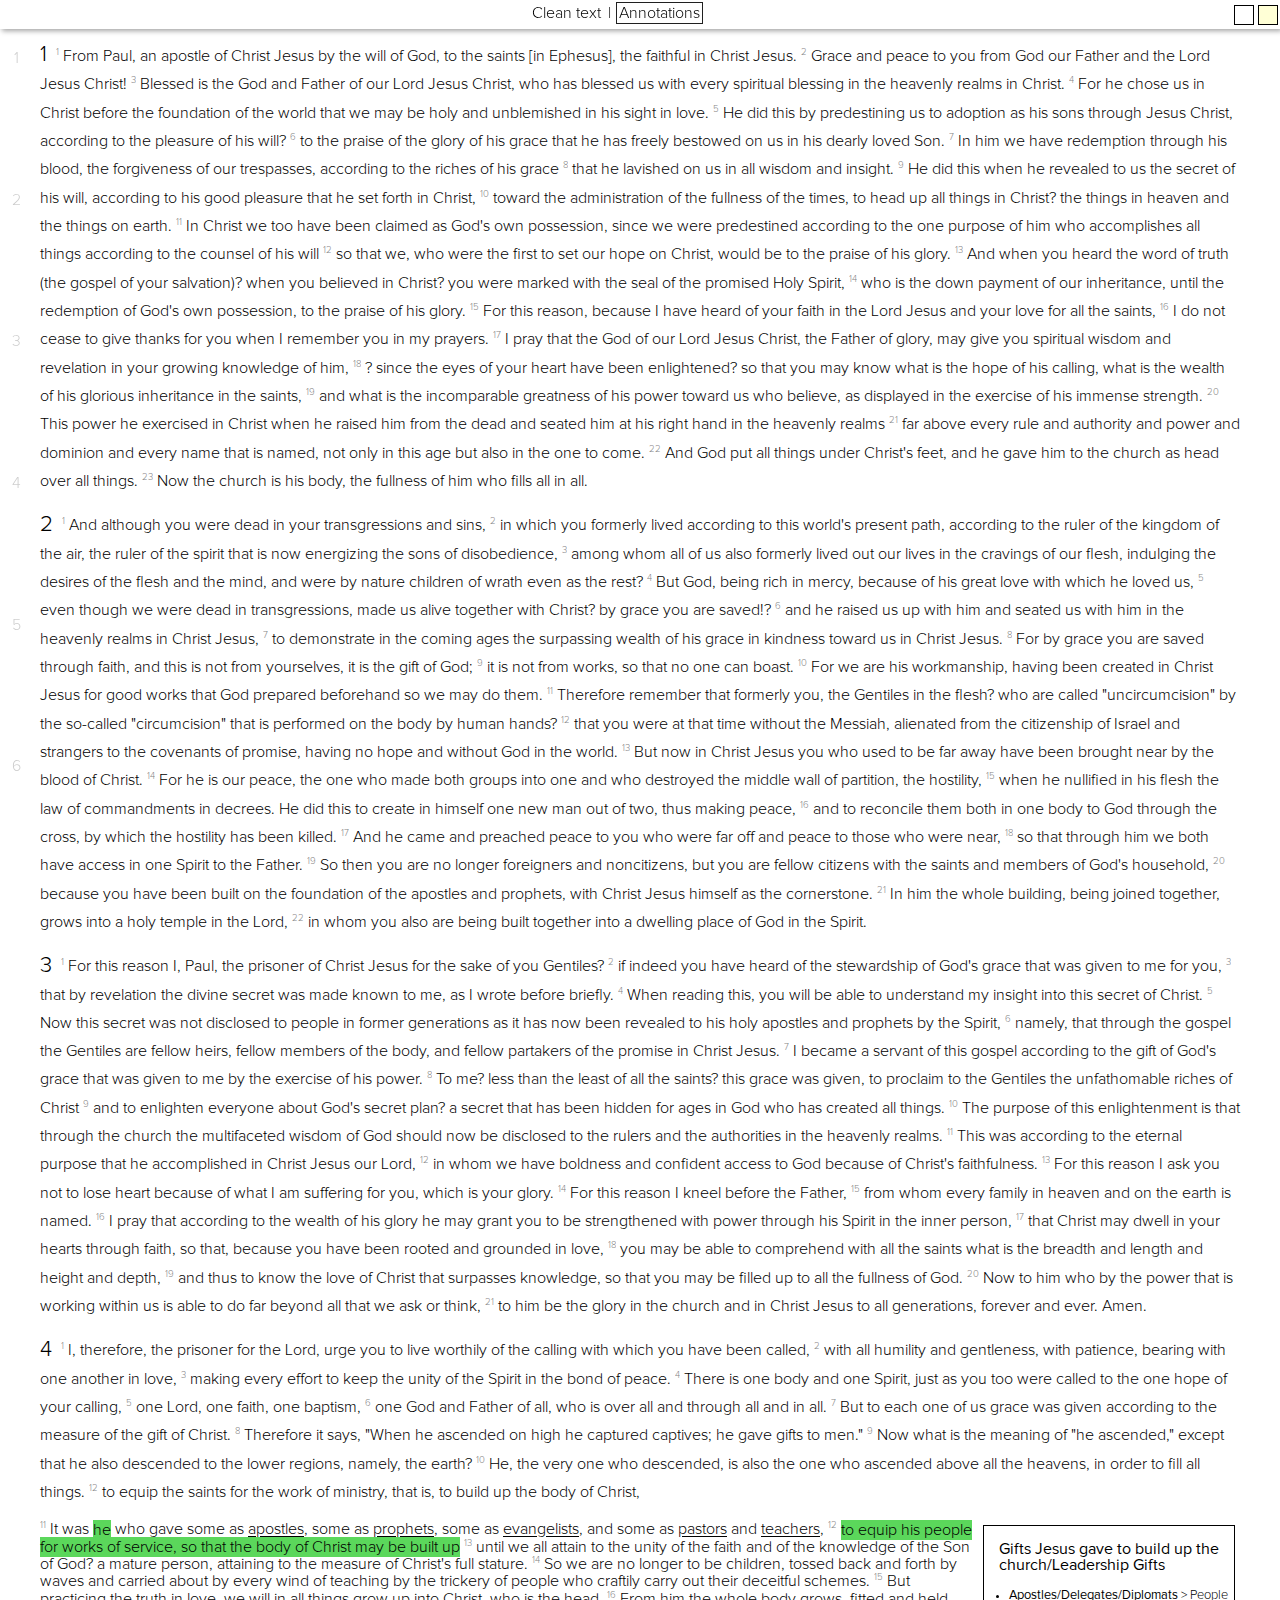
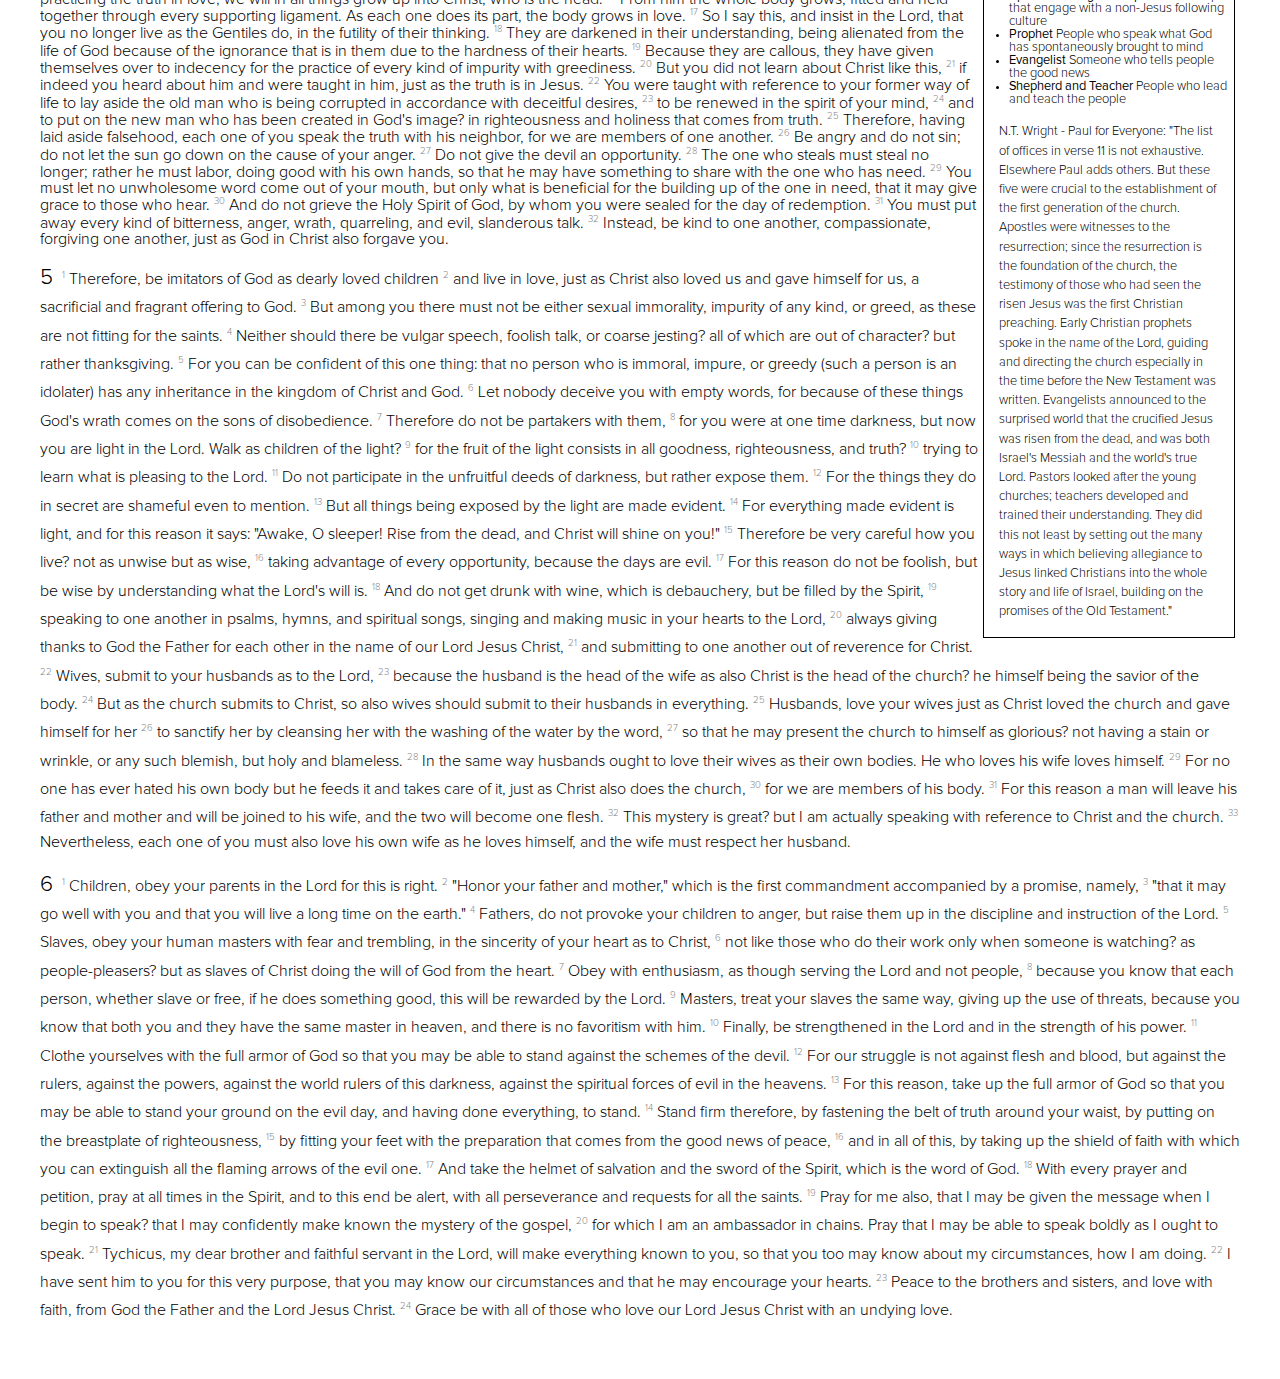
<file: Ephesians.html>
<!DOCTYPE html>
<html>
  <head>
    <meta content="HTML Tidy for HTML5 (experimental) for Windows https://github.com/w3c/tidy-html5/tree/c63cc39"
    name="generator" />
    <meta charset="UTF-8" />
    <meta content="text/html; charset=utf-8" http-equiv="Content-Type" />
    <link href="res/style.css" rel="stylesheet" />
    <script src="res/jquery-1.11.3.min.js"></script>
    <script src="res/script.js"></script>
    <title>Ephesians</title>
  </head>
  <body class="">
    <div id="sidebar">
      <div>1</div>
      <div>2</div>
      <div>3</div>
      <div>4</div>
      <div>5</div>
      <div>6</div>
    </div>
    <nav>
    <span>Clean text</span> | 
    <span class="filterselected">Annotations</span> 
    <button data-background="#FFFFD6" type="button">&#160;</button> 
    <button data-background="#FFFFFF" type="button">&#160;</button></nav>
    <section id="TextSection">
      <p>
      <a class="ch">1</a> 
      <sup>1</sup> From Paul, an apostle of Christ Jesus by the will of God, to the saints [in Ephesus], the faithful in Christ
      Jesus. 
      <sup>2</sup> Grace and peace to you from God our Father and the Lord Jesus Christ! 
      <sup>3</sup> Blessed is the God and Father of our Lord Jesus Christ, who has blessed us with every spiritual blessing in the
      heavenly realms in Christ. 
      <sup>4</sup> For he chose us in Christ before the foundation of the world that we may be holy and unblemished in his sight in
      love. 
      <sup>5</sup> He did this by predestining us to adoption as his sons through Jesus Christ, according to the pleasure of his
      will? 
      <sup>6</sup> to the praise of the glory of his grace that he has freely bestowed on us in his dearly loved Son. 
      <sup>7</sup> In him we have redemption through his blood, the forgiveness of our trespasses, according to the riches of his
      grace 
      <sup>8</sup> that he lavished on us in all wisdom and insight. 
      <sup>9</sup> He did this when he revealed to us the secret of his will, according to his good pleasure that he set forth in
      Christ, 
      <sup>10</sup> toward the administration of the fullness of the times, to head up all things in Christ? the things in heaven
      and the things on earth. 
      <sup>11</sup> In Christ we too have been claimed as God&#39;s own possession, since we were predestined according to the one
      purpose of him who accomplishes all things according to the counsel of his will 
      <sup>12</sup> so that we, who were the first to set our hope on Christ, would be to the praise of his glory. 
      <sup>13</sup> And when you heard the word of truth (the gospel of your salvation)? when you believed in Christ? you were
      marked with the seal of the promised Holy Spirit, 
      <sup>14</sup> who is the down payment of our inheritance, until the redemption of God&#39;s own possession, to the praise of
      his glory. 
      <sup>15</sup> For this reason, because I have heard of your faith in the Lord Jesus and your love for all the saints, 
      <sup>16</sup> I do not cease to give thanks for you when I remember you in my prayers. 
      <sup>17</sup> I pray that the God of our Lord Jesus Christ, the Father of glory, may give you spiritual wisdom and revelation
      in your growing knowledge of him, 
      <sup>18</sup> ? since the eyes of your heart have been enlightened? so that you may know what is the hope of his calling,
      what is the wealth of his glorious inheritance in the saints, 
      <sup>19</sup> and what is the incomparable greatness of his power toward us who believe, as displayed in the exercise of his
      immense strength. 
      <sup>20</sup> This power he exercised in Christ when he raised him from the dead and seated him at his right hand in the
      heavenly realms 
      <sup>21</sup> far above every rule and authority and power and dominion and every name that is named, not only in this age
      but also in the one to come. 
      <sup>22</sup> And God put all things under Christ&#39;s feet, and he gave him to the church as head over all things. 
      <sup>23</sup> Now the church is his body, the fullness of him who fills all in all.</p>
      <p>
      <a class="ch">2</a> 
      <sup>1</sup> And although you were dead in your transgressions and sins, 
      <sup>2</sup> in which you formerly lived according to this world&#39;s present path, according to the ruler of the kingdom of
      the air, the ruler of the spirit that is now energizing the sons of disobedience, 
      <sup>3</sup> among whom all of us also formerly lived out our lives in the cravings of our flesh, indulging the desires of
      the flesh and the mind, and were by nature children of wrath even as the rest? 
      <sup>4</sup> But God, being rich in mercy, because of his great love with which he loved us, 
      <sup>5</sup> even though we were dead in transgressions, made us alive together with Christ? by grace you are saved!? 
      <sup>6</sup> and he raised us up with him and seated us with him in the heavenly realms in Christ Jesus, 
      <sup>7</sup> to demonstrate in the coming ages the surpassing wealth of his grace in kindness toward us in Christ Jesus. 
      <sup>8</sup> For by grace you are saved through faith, and this is not from yourselves, it is the gift of God; 
      <sup>9</sup> it is not from works, so that no one can boast. 
      <sup>10</sup> For we are his workmanship, having been created in Christ Jesus for good works that God prepared beforehand so
      we may do them. 
      <sup>11</sup> Therefore remember that formerly you, the Gentiles in the flesh? who are called &quot;uncircumcision&quot; by
      the so-called &quot;circumcision&quot; that is performed on the body by human hands? 
      <sup>12</sup> that you were at that time without the Messiah, alienated from the citizenship of Israel and strangers to the
      covenants of promise, having no hope and without God in the world. 
      <sup>13</sup> But now in Christ Jesus you who used to be far away have been brought near by the blood of Christ. 
      <sup>14</sup> For he is our peace, the one who made both groups into one and who destroyed the middle wall of partition, the
      hostility, 
      <sup>15</sup> when he nullified in his flesh the law of commandments in decrees. He did this to create in himself one new man
      out of two, thus making peace, 
      <sup>16</sup> and to reconcile them both in one body to God through the cross, by which the hostility has been killed. 
      <sup>17</sup> And he came and preached peace to you who were far off and peace to those who were near, 
      <sup>18</sup> so that through him we both have access in one Spirit to the Father. 
      <sup>19</sup> So then you are no longer foreigners and noncitizens, but you are fellow citizens with the saints and members
      of God&#39;s household, 
      <sup>20</sup> because you have been built on the foundation of the apostles and prophets, with Christ Jesus himself as the
      cornerstone. 
      <sup>21</sup> In him the whole building, being joined together, grows into a holy temple in the Lord, 
      <sup>22</sup> in whom you also are being built together into a dwelling place of God in the Spirit.</p>
      <p>
      <a class="ch">3</a> 
      <sup>1</sup> For this reason I, Paul, the prisoner of Christ Jesus for the sake of you Gentiles? 
      <sup>2</sup> if indeed you have heard of the stewardship of God&#39;s grace that was given to me for you, 
      <sup>3</sup> that by revelation the divine secret was made known to me, as I wrote before briefly. 
      <sup>4</sup> When reading this, you will be able to understand my insight into this secret of Christ. 
      <sup>5</sup> Now this secret was not disclosed to people in former generations as it has now been revealed to his holy
      apostles and prophets by the Spirit, 
      <sup>6</sup> namely, that through the gospel the Gentiles are fellow heirs, fellow members of the body, and fellow partakers
      of the promise in Christ Jesus. 
      <sup>7</sup> I became a servant of this gospel according to the gift of God&#39;s grace that was given to me by the exercise
      of his power. 
      <sup>8</sup> To me? less than the least of all the saints? this grace was given, to proclaim to the Gentiles the unfathomable
      riches of Christ 
      <sup>9</sup> and to enlighten everyone about God&#39;s secret plan? a secret that has been hidden for ages in God who has
      created all things. 
      <sup>10</sup> The purpose of this enlightenment is that through the church the multifaceted wisdom of God should now be
      disclosed to the rulers and the authorities in the heavenly realms. 
      <sup>11</sup> This was according to the eternal purpose that he accomplished in Christ Jesus our Lord, 
      <sup>12</sup> in whom we have boldness and confident access to God because of Christ&#39;s faithfulness. 
      <sup>13</sup> For this reason I ask you not to lose heart because of what I am suffering for you, which is your glory. 
      <sup>14</sup> For this reason I kneel before the Father, 
      <sup>15</sup> from whom every family in heaven and on the earth is named. 
      <sup>16</sup> I pray that according to the wealth of his glory he may grant you to be strengthened with power through his
      Spirit in the inner person, 
      <sup>17</sup> that Christ may dwell in your hearts through faith, so that, because you have been rooted and grounded in love,
      
      <sup>18</sup> you may be able to comprehend with all the saints what is the breadth and length and height and depth, 
      <sup>19</sup> and thus to know the love of Christ that surpasses knowledge, so that you may be filled up to all the fullness
      of God. 
      <sup>20</sup> Now to him who by the power that is working within us is able to do far beyond all that we ask or think, 
      <sup>21</sup> to him be the glory in the church and in Christ Jesus to all generations, forever and ever. Amen.</p>
      <p>
      <a class="ch">4</a> 
      <sup>1</sup> I, therefore, the prisoner for the Lord, urge you to live worthily of the calling with which you have been
      called, 
      <sup>2</sup> with all humility and gentleness, with patience, bearing with one another in love, 
      <sup>3</sup> making every effort to keep the unity of the Spirit in the bond of peace. 
      <sup>4</sup> There is one body and one Spirit, just as you too were called to the one hope of your calling, 
      <sup>5</sup> one Lord, one faith, one baptism, 
      <sup>6</sup> one God and Father of all, who is over all and through all and in all. 
      <sup>7</sup> But to each one of us grace was given according to the measure of the gift of Christ. 
      <sup>8</sup> Therefore it says, &quot;When he ascended on high he captured captives; he gave gifts to men.&quot; 
      <sup>9</sup> Now what is the meaning of &quot;he ascended,&quot; except that he also descended to the lower regions, namely,
      the earth? 
      <sup>10</sup> He, the very one who descended, is also the one who ascended above all the heavens, in order to fill all
      things. 
      <sup>12</sup> to equip the saints for the work of ministry, that is, to build up the body of Christ, 
        <div class="rightbox">
            <h4>Gifts Jesus gave to build up the church/Leadership Gifts</h4>
            <ul>
                <li><B>Apostles/Delegates/Diplomats</B> > People that engage with a non-Jesus following culture</li>
                <li><B>Prophet</B> People who speak what God has spontaneously brought to mind</li>
                <li><B>Evangelist</B> Someone who tells people the good news</li>
                <li><B>Shepherd and Teacher</B> People who lead and teach the people</li>
            </ul>
			<p>N.T. Wright - Paul for Everyone: "The list of offices in verse 11 is not exhaustive. Elsewhere Paul adds others. But these five were crucial to the establishment of the first generation of the church. Apostles were witnesses to the  resurrection;  since the resurrection is the foundation of the church, the testimony of those who had seen the risen Jesus was the first Christian preaching. Early Christian prophets spoke in the name of the Lord, guiding and directing the church especially in the time before the New Testament was written. Evangelists announced to the surprised world that the crucified Jesus was risen from the dead, and was both Israel's Messiah and the world's true Lord. Pastors looked after the young churches; teachers developed and trained their understanding. They did this not least by setting out the many ways in which believing allegiance to Jesus linked Christians into the whole story and life of Israel, building on the promises of the Old Testament."</p>
        </div>
      <sup>11</sup> It was <mark>he</mark> who gave some as <span class="wordcomment" data-comment="Apostolos. Def: a messenger/envoy/delegate">apostles</span>, some as <span class="wordcomment" data-comment="Prophétés. Def:a person gifted at revealing God's truth.">prophets</span>, some as <span class="wordcomment" data-comment="Euaggelistés. Def: a bearer of good tidings">evangelists</span>, and some as <span class="wordcomment" data-comment="Poimén Def: a shepherd; hence metaphorically: of the feeder, protector, and leader of a flock of people.">pastors</span> and <span class="wordcomment" data-comment="Didaskalos. Def:didáskalos (a masculine noun derived from didáskō, Def:a teacher">teachers</span>,
	  <sup>12</sup> <mark>to equip his people for works of service, so that the body of Christ may be built up</mark>
      <sup>13</sup> until we all attain to the unity of the faith and of the knowledge of the Son of God? a mature person,
      attaining to the measure of Christ&#39;s full stature. 
      <sup>14</sup> So we are no longer to be children, tossed back and forth by waves and carried about by every wind of teaching
      by the trickery of people who craftily carry out their deceitful schemes. 
      <sup>15</sup> But practicing the truth in love, we will in all things grow up into Christ, who is the head. 
      <sup>16</sup> From him the whole body grows, fitted and held together through every supporting ligament. As each one does its
      part, the body grows in love. 
      <sup>17</sup> So I say this, and insist in the Lord, that you no longer live as the Gentiles do, in the futility of their
      thinking. 
      <sup>18</sup> They are darkened in their understanding, being alienated from the life of God because of the ignorance that is
      in them due to the hardness of their hearts. 
      <sup>19</sup> Because they are callous, they have given themselves over to indecency for the practice of every kind of
      impurity with greediness. 
      <sup>20</sup> But you did not learn about Christ like this, 
      <sup>21</sup> if indeed you heard about him and were taught in him, just as the truth is in Jesus. 
      <sup>22</sup> You were taught with reference to your former way of life to lay aside the old man who is being corrupted in
      accordance with deceitful desires, 
      <sup>23</sup> to be renewed in the spirit of your mind, 
      <sup>24</sup> and to put on the new man who has been created in God&#39;s image? in righteousness and holiness that comes
      from truth. 
      <sup>25</sup> Therefore, having laid aside falsehood, each one of you speak the truth with his neighbor, for we are members
      of one another. 
      <sup>26</sup> Be angry and do not sin; do not let the sun go down on the cause of your anger. 
      <sup>27</sup> Do not give the devil an opportunity. 
      <sup>28</sup> The one who steals must steal no longer; rather he must labor, doing good with his own hands, so that he may
      have something to share with the one who has need. 
      <sup>29</sup> You must let no unwholesome word come out of your mouth, but only what is beneficial for the building up of the
      one in need, that it may give grace to those who hear. 
      <sup>30</sup> And do not grieve the Holy Spirit of God, by whom you were sealed for the day of redemption. 
      <sup>31</sup> You must put away every kind of bitterness, anger, wrath, quarreling, and evil, slanderous talk. 
      <sup>32</sup> Instead, be kind to one another, compassionate, forgiving one another, just as God in Christ also forgave
      you.</p>
      <p>
      <a class="ch">5</a> 
      <sup>1</sup> Therefore, be imitators of God as dearly loved children 
      <sup>2</sup> and live in love, just as Christ also loved us and gave himself for us, a sacrificial and fragrant offering to
      God. 
      <sup>3</sup> But among you there must not be either sexual immorality, impurity of any kind, or greed, as these are not
      fitting for the saints. 
      <sup>4</sup> Neither should there be vulgar speech, foolish talk, or coarse jesting? all of which are out of character? but
      rather thanksgiving. 
      <sup>5</sup> For you can be confident of this one thing: that no person who is immoral, impure, or greedy (such a person is
      an idolater) has any inheritance in the kingdom of Christ and God. 
      <sup>6</sup> Let nobody deceive you with empty words, for because of these things God&#39;s wrath comes on the sons of
      disobedience. 
      <sup>7</sup> Therefore do not be partakers with them, 
      <sup>8</sup> for you were at one time darkness, but now you are light in the Lord. Walk as children of the light? 
      <sup>9</sup> for the fruit of the light consists in all goodness, righteousness, and truth? 
      <sup>10</sup> trying to learn what is pleasing to the Lord. 
      <sup>11</sup> Do not participate in the unfruitful deeds of darkness, but rather expose them. 
      <sup>12</sup> For the things they do in secret are shameful even to mention. 
      <sup>13</sup> But all things being exposed by the light are made evident. 
      <sup>14</sup> For everything made evident is light, and for this reason it says: &quot;Awake, O sleeper! Rise from the dead,
      and Christ will shine on you!&quot; 
      <sup>15</sup> Therefore be very careful how you live? not as unwise but as wise, 
      <sup>16</sup> taking advantage of every opportunity, because the days are evil. 
      <sup>17</sup> For this reason do not be foolish, but be wise by understanding what the Lord&#39;s will is. 
      <sup>18</sup> And do not get drunk with wine, which is debauchery, but be filled by the Spirit, 
      <sup>19</sup> speaking to one another in psalms, hymns, and spiritual songs, singing and making music in your hearts to the
      Lord, 
      <sup>20</sup> always giving thanks to God the Father for each other in the name of our Lord Jesus Christ, 
      <sup>21</sup> and submitting to one another out of reverence for Christ. 
      <sup>22</sup> Wives, submit to your husbands as to the Lord, 
      <sup>23</sup> because the husband is the head of the wife as also Christ is the head of the church? he himself being the
      savior of the body. 
      <sup>24</sup> But as the church submits to Christ, so also wives should submit to their husbands in everything. 
      <sup>25</sup> Husbands, love your wives just as Christ loved the church and gave himself for her 
      <sup>26</sup> to sanctify her by cleansing her with the washing of the water by the word, 
      <sup>27</sup> so that he may present the church to himself as glorious? not having a stain or wrinkle, or any such blemish,
      but holy and blameless. 
      <sup>28</sup> In the same way husbands ought to love their wives as their own bodies. He who loves his wife loves himself. 
      <sup>29</sup> For no one has ever hated his own body but he feeds it and takes care of it, just as Christ also does the
      church, 
      <sup>30</sup> for we are members of his body. 
      <sup>31</sup> For this reason a man will leave his father and mother and will be joined to his wife, and the two will become
      one flesh. 
      <sup>32</sup> This mystery is great? but I am actually speaking with reference to Christ and the church. 
      <sup>33</sup> Nevertheless, each one of you must also love his own wife as he loves himself, and the wife must respect her
      husband.</p>
      <p>
      <a class="ch">6</a> 
      <sup>1</sup> Children, obey your parents in the Lord for this is right. 
      <sup>2</sup> &quot;Honor your father and mother,&quot; which is the first commandment accompanied by a promise, namely, 
      <sup>3</sup> &quot;that it may go well with you and that you will live a long time on the earth.&quot; 
      <sup>4</sup> Fathers, do not provoke your children to anger, but raise them up in the discipline and instruction of the Lord.
      
      <sup>5</sup> Slaves, obey your human masters with fear and trembling, in the sincerity of your heart as to Christ, 
      <sup>6</sup> not like those who do their work only when someone is watching? as people-pleasers? but as slaves of Christ
      doing the will of God from the heart. 
      <sup>7</sup> Obey with enthusiasm, as though serving the Lord and not people, 
      <sup>8</sup> because you know that each person, whether slave or free, if he does something good, this will be rewarded by
      the Lord. 
      <sup>9</sup> Masters, treat your slaves the same way, giving up the use of threats, because you know that both you and they
      have the same master in heaven, and there is no favoritism with him. 
      <sup>10</sup> Finally, be strengthened in the Lord and in the strength of his power. 
      <sup>11</sup> Clothe yourselves with the full armor of God so that you may be able to stand against the schemes of the devil.
      
      <sup>12</sup> For our struggle is not against flesh and blood, but against the rulers, against the powers, against the world
      rulers of this darkness, against the spiritual forces of evil in the heavens. 
      <sup>13</sup> For this reason, take up the full armor of God so that you may be able to stand your ground on the evil day,
      and having done everything, to stand. 
      <sup>14</sup> Stand firm therefore, by fastening the belt of truth around your waist, by putting on the breastplate of
      righteousness, 
      <sup>15</sup> by fitting your feet with the preparation that comes from the good news of peace, 
      <sup>16</sup> and in all of this, by taking up the shield of faith with which you can extinguish all the flaming arrows of
      the evil one. 
      <sup>17</sup> And take the helmet of salvation and the sword of the Spirit, which is the word of God. 
      <sup>18</sup> With every prayer and petition, pray at all times in the Spirit, and to this end be alert, with all
      perseverance and requests for all the saints. 
      <sup>19</sup> Pray for me also, that I may be given the message when I begin to speak? that I may confidently make known the
      mystery of the gospel, 
      <sup>20</sup> for which I am an ambassador in chains. Pray that I may be able to speak boldly as I ought to speak. 
      <sup>21</sup> Tychicus, my dear brother and faithful servant in the Lord, will make everything known to you, so that you too
      may know about my circumstances, how I am doing. 
      <sup>22</sup> I have sent him to you for this very purpose, that you may know our circumstances and that he may encourage
      your hearts. 
      <sup>23</sup> Peace to the brothers and sisters, and love with faith, from God the Father and the Lord Jesus Christ. 
      <sup>24</sup> Grace be with all of those who love our Lord Jesus Christ with an undying love.</p>
    </section>
  </body>
</html>
</file>
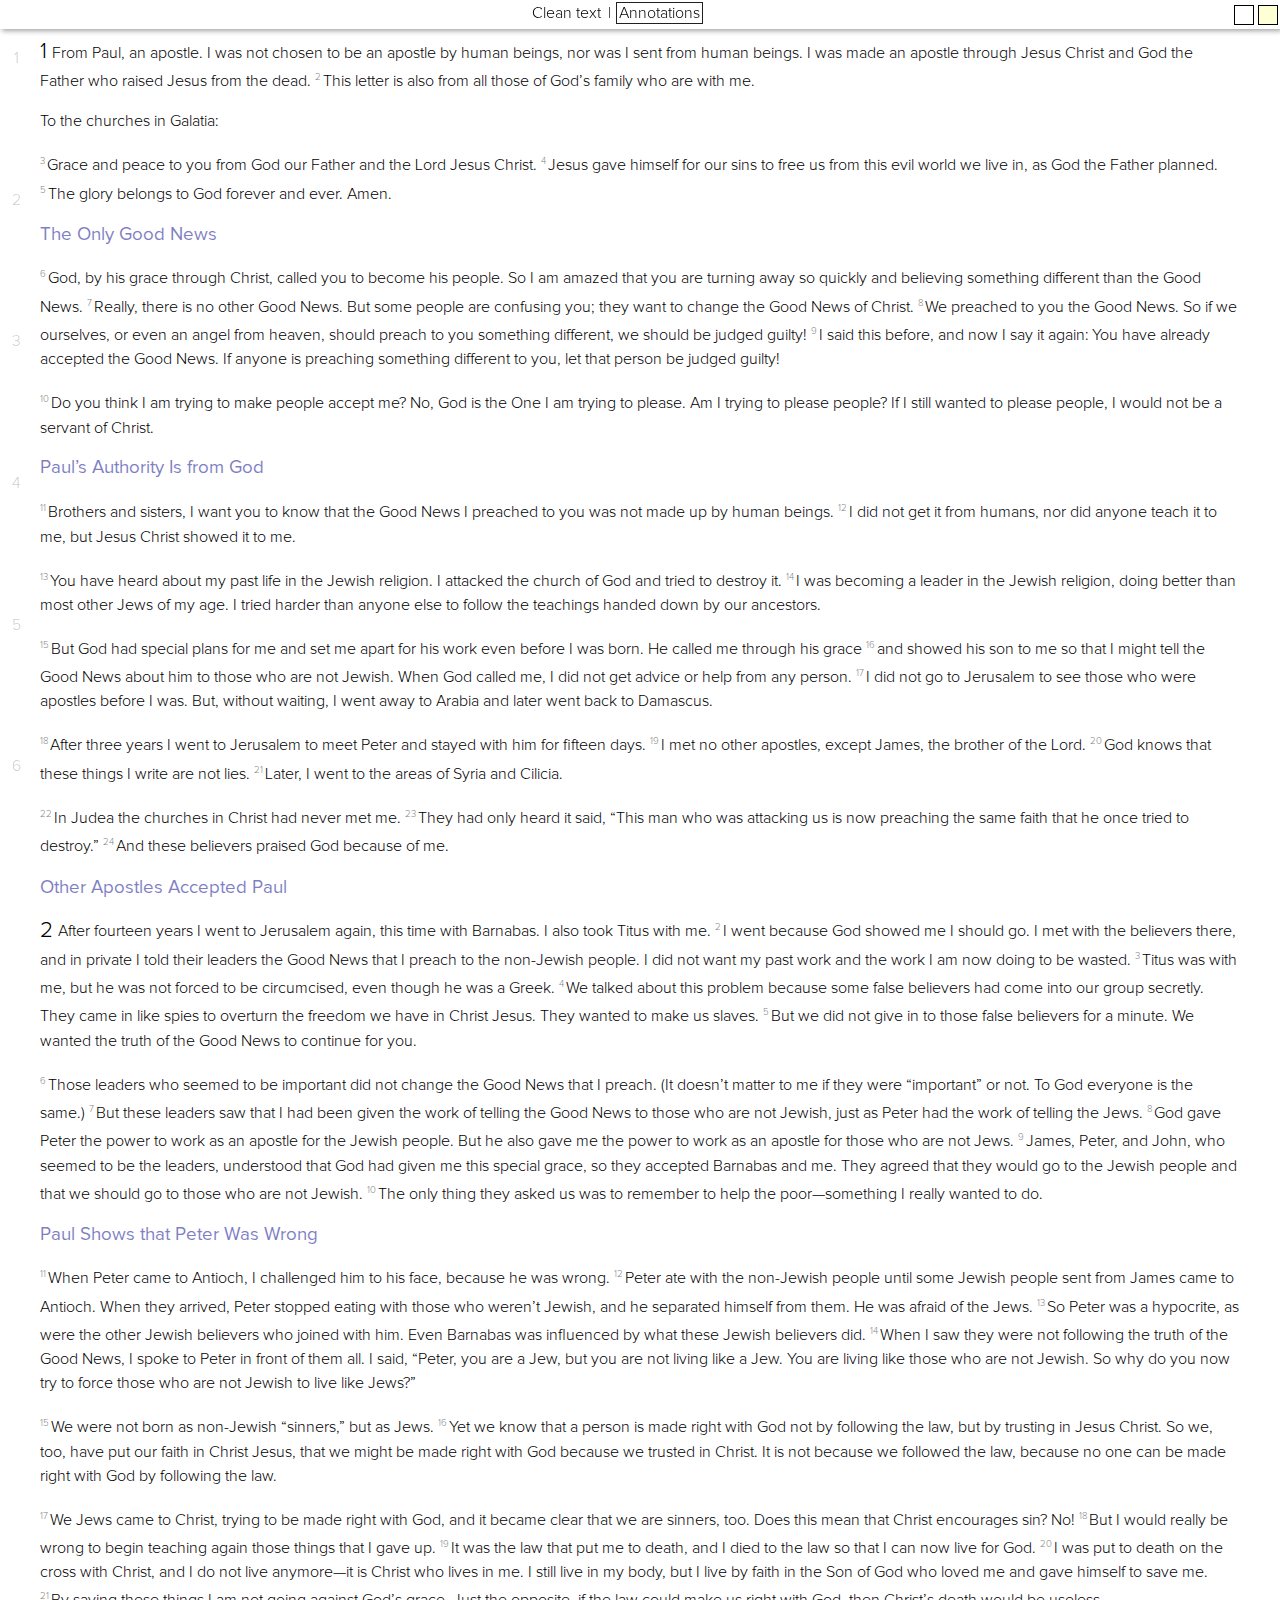
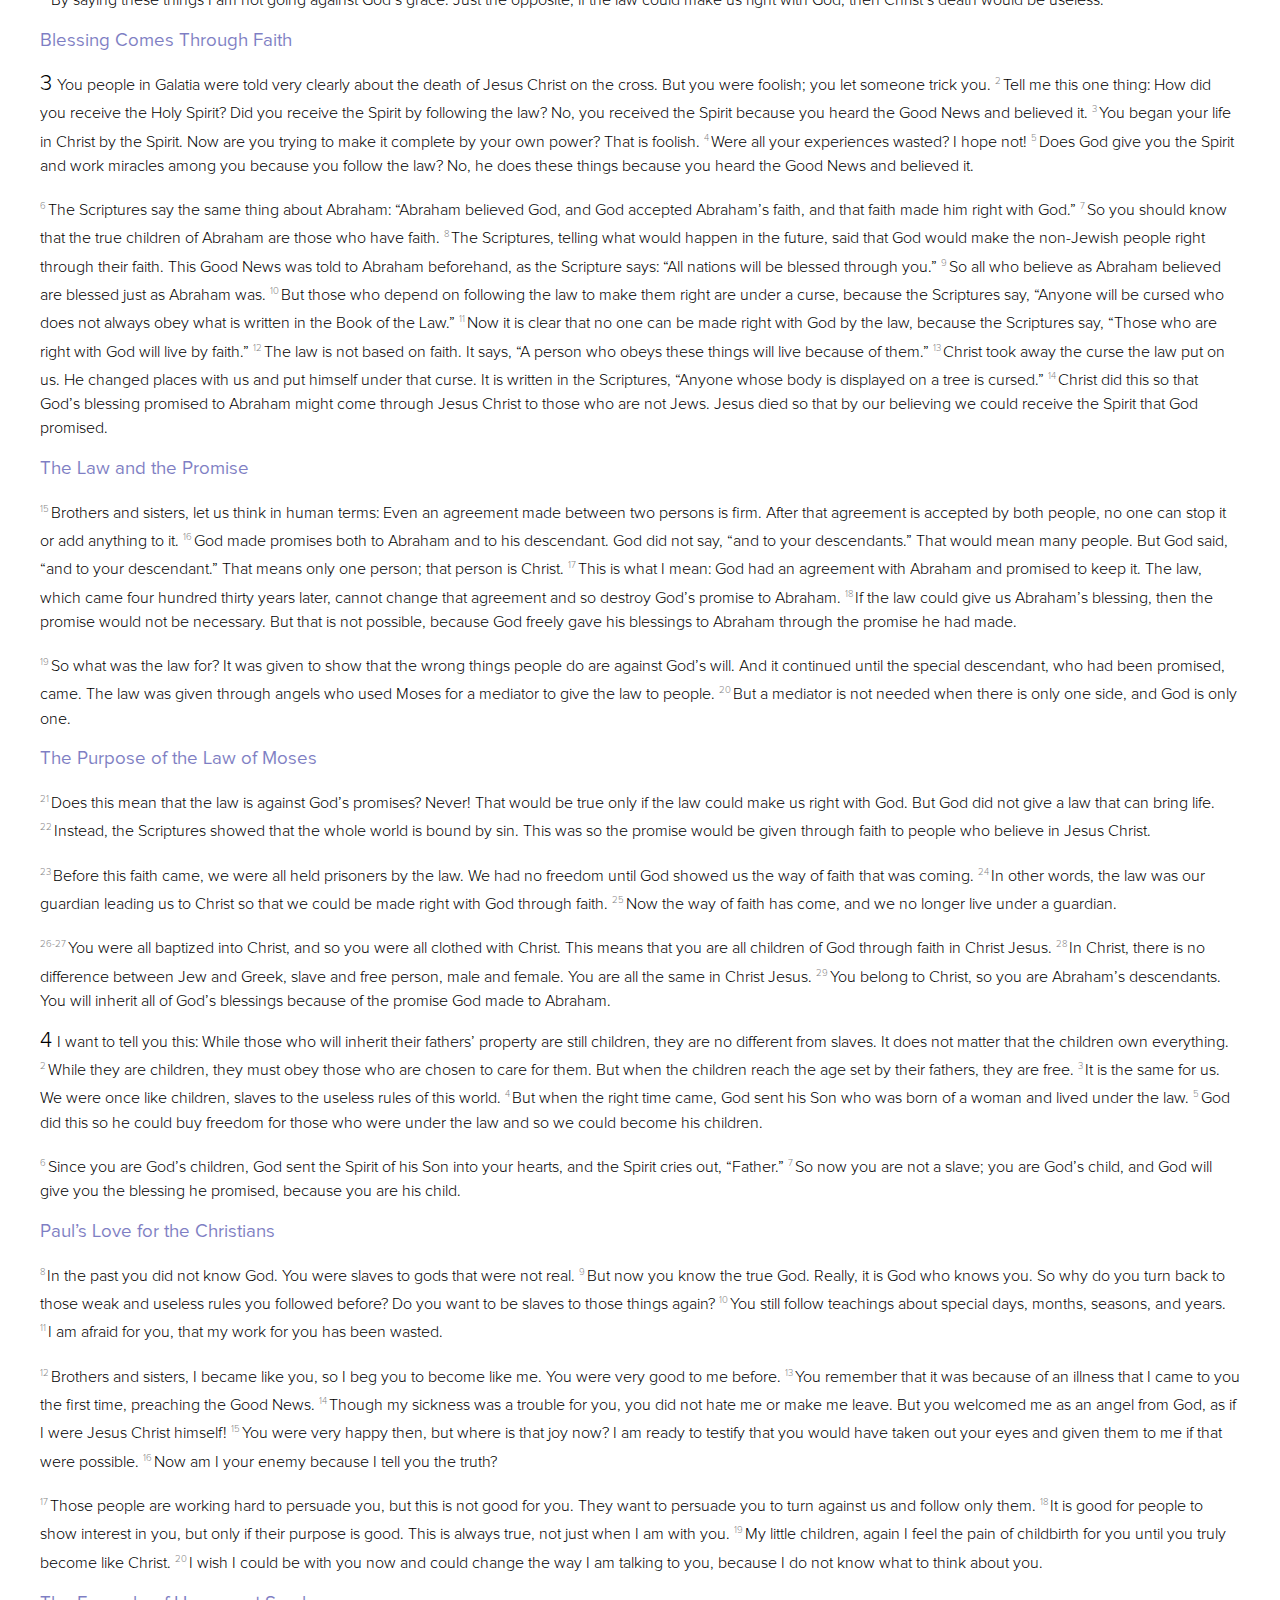
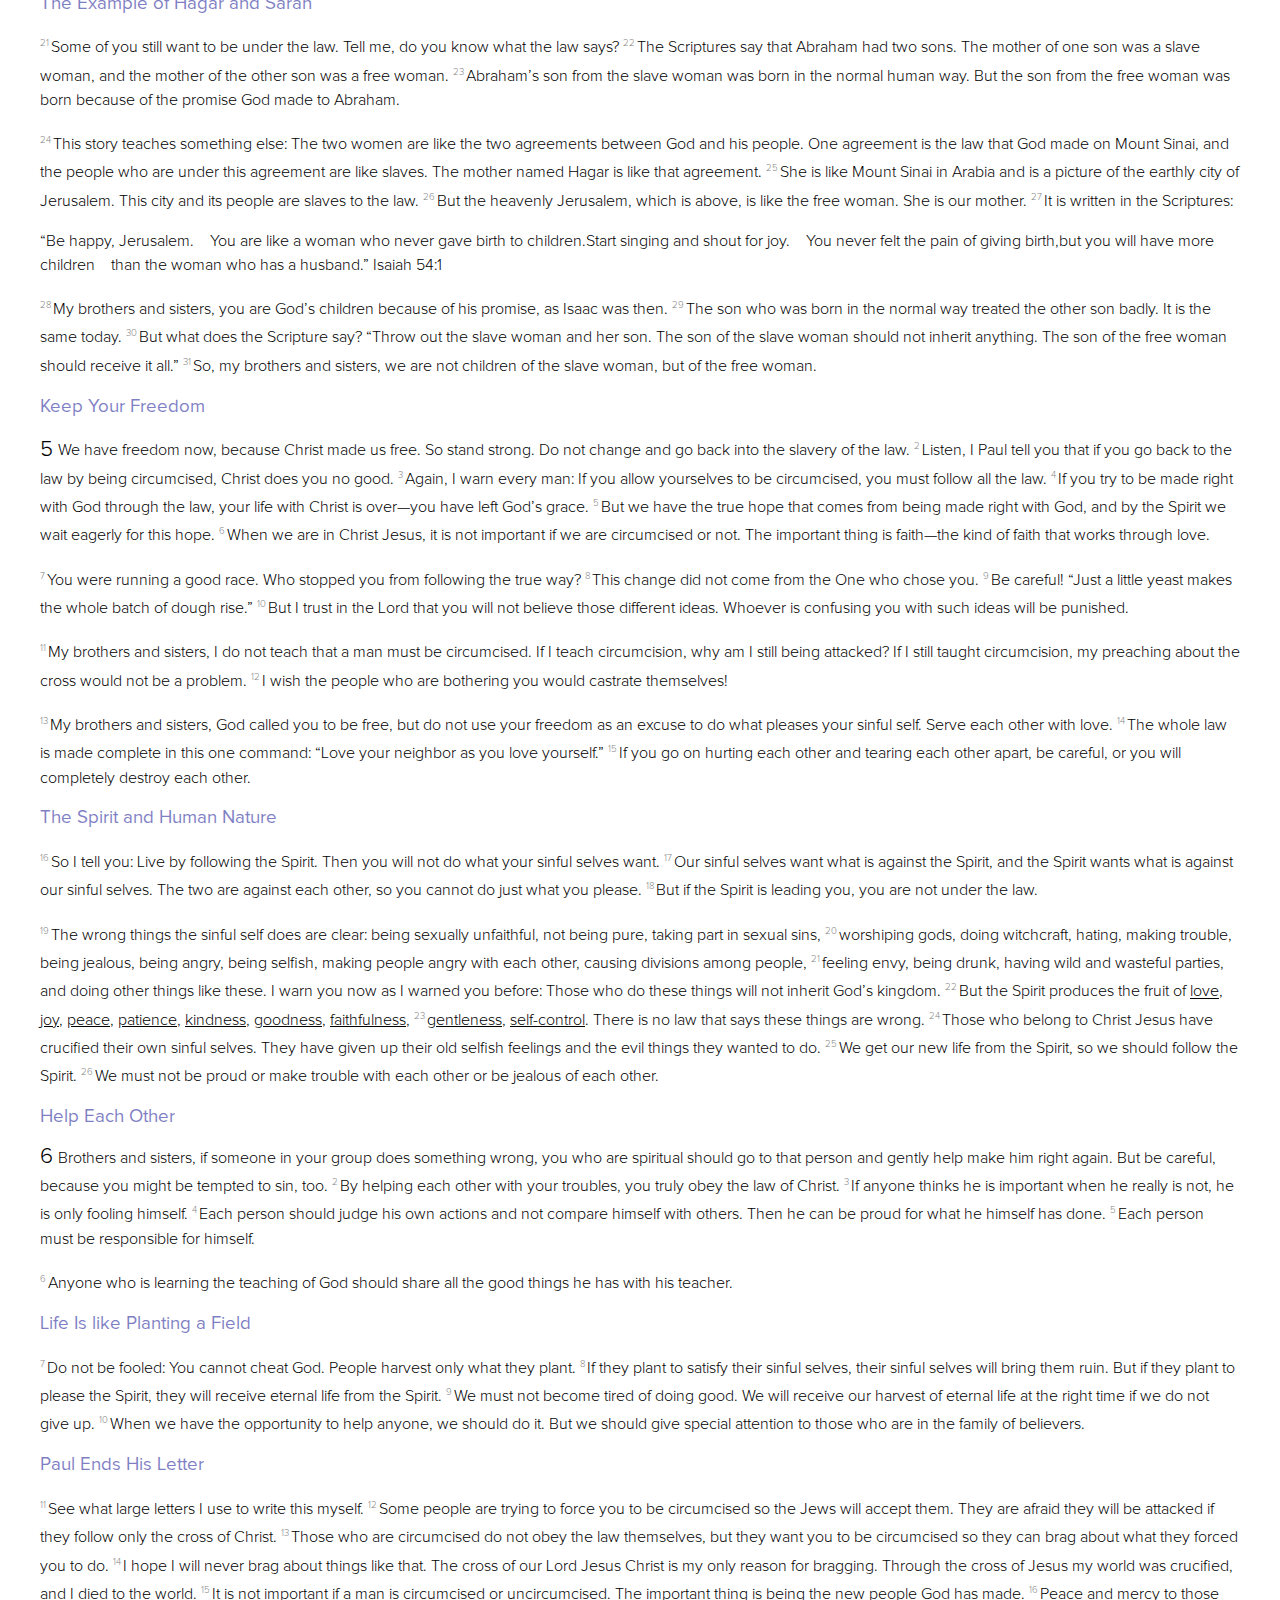
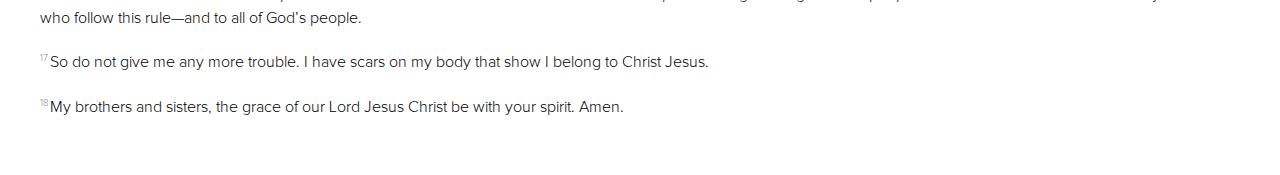
<file: Galatians.html>
﻿<!DOCTYPE html>
<html>
    <head>
        <meta content="HTML Tidy for HTML5 (experimental) for Windows https://github.com/w3c/tidy-html5/tree/c63cc39" name="generator">
        <meta charset="UTF-8">
        <meta content="text/html; charset=utf-8" http-equiv="Content-Type">
        <link href="res/style.css" rel="stylesheet">
        <script src="res/jquery-1.11.3.min.js"></script>
        <script src="res/script.js"></script>
        <title>
            Galatians
        </title>
    </head>
    <body class="">
	<div id="sidebar">
		<div>1</div>
		<div>2</div>
		<div>3</div>
		<div>4</div>
		<div>5</div>
		<div>6</div>

	</div>
        <nav>
			<span>Clean text</span> | <span class="filterselected">Annotations</span>
         	<button data-background="#FFFFD6" type="button">&#160;</button> <button data-background="#FFFFFF" type="button">&#160;</button>
        </nav>
        <section id="TextSection">
	<p><a class="ch">1</a>From Paul, an apostle. I was not chosen to be an apostle by human beings, nor was I sent from human beings. I was made an apostle through Jesus Christ and God the Father who raised Jesus from the dead. <sup>2&nbsp;</sup>This letter is also from all those of God’s family who are with me.<p></p>

	<p>To the churches in Galatia:</p>

	<p><sup>3&nbsp;</sup>Grace and peace to you from God our Father and the Lord Jesus Christ. <sup>4&nbsp;</sup>Jesus gave himself for our sins to free us from this evil world we live in, as God the Father planned. <sup>5&nbsp;</sup>The glory belongs to God forever and ever. Amen.</p>

	<h3>The Only Good News</h3>

	<p><sup>6&nbsp;</sup>God, by his grace through Christ, called you to become his people. So I am amazed that you are turning away so quickly and believing something different than the Good News. <sup>7&nbsp;</sup>Really, there is no other Good News. But some people are confusing you; they want to change the Good News of Christ. <sup>8&nbsp;</sup>We preached to you the Good News. So if we ourselves, or even an angel from heaven, should preach to you something different, we should be judged guilty! <sup>9&nbsp;</sup>I said this before, and now I say it again: You have already accepted the Good News. If anyone is preaching something different to you, let that person be judged guilty!</p>

	<p><sup>10&nbsp;</sup>Do you think I am trying to make people accept me? No, God is the One I am trying to please. Am I trying to please people? If I still wanted to please people, I would not be a servant of Christ.</p>

	<h3>Paul’s Authority Is from God</h3>

	<p><sup>11&nbsp;</sup>Brothers and sisters, I want you to know that the Good News I preached to you was not made up by human beings. <sup>12&nbsp;</sup>I did not get it from humans, nor did anyone teach it to me, but Jesus Christ showed it to me.</p>

	<p><sup>13&nbsp;</sup>You have heard about my past life in the Jewish religion. I attacked the church of God and tried to destroy it. <sup>14&nbsp;</sup>I was becoming a leader in the Jewish religion, doing better than most other Jews of my age. I tried harder than anyone else to follow the teachings handed down by our ancestors.</p>

	<p><sup>15&nbsp;</sup>But God had special plans for me and set me apart for his work even before I was born. He called me through his grace <sup>16&nbsp;</sup>and showed his son to me so that I might tell the Good News about him to those who are not Jewish. When God called me, I did not get advice or help from any person. <sup>17&nbsp;</sup>I did not go to Jerusalem to see those who were apostles before I was. But, without waiting, I went away to Arabia and later went back to Damascus.</p>

	<p><sup>18&nbsp;</sup>After three years I went to Jerusalem to meet Peter and stayed with him for fifteen days. <sup>19&nbsp;</sup>I met no other apostles, except James, the brother of the Lord. <sup>20&nbsp;</sup>God knows that these things I write are not lies. <sup>21&nbsp;</sup>Later, I went to the areas of Syria and Cilicia.</p>

	<p><sup>22&nbsp;</sup>In Judea the churches in Christ had never met me. <sup>23&nbsp;</sup>They had only heard it said, “This man who was attacking us is now preaching the same faith that he once tried to destroy.” <sup>24&nbsp;</sup>And these believers praised God because of me.</p>

	<h3>Other Apostles Accepted Paul</h3>

	<p><a class="ch">2</a>After fourteen years I went to Jerusalem again, this time with Barnabas. I also took Titus with me. <sup>2&nbsp;</sup>I went because God showed me I should go. I met with the believers there, and in private I told their leaders the Good News that I preach to the non-Jewish people. I did not want my past work and the work I am now doing to be wasted. <sup>3&nbsp;</sup>Titus was with me, but he was not forced to be circumcised, even though he was a Greek. <sup>4&nbsp;</sup>We talked about this problem because some false believers had come into our group secretly. They came in like spies to overturn the freedom we have in Christ Jesus. They wanted to make us slaves. <sup>5&nbsp;</sup>But we did not give in to those false believers for a minute. We wanted the truth of the Good News to continue for you.<p></p>

	<p><sup>6&nbsp;</sup>Those leaders who seemed to be important did not change the Good News that I preach. (It doesn’t matter to me if they were “important” or not. To God everyone is the same.) <sup>7&nbsp;</sup>But these leaders saw that I had been given the work of telling the Good News to those who are not Jewish, just as Peter had the work of telling the Jews. <sup>8&nbsp;</sup>God gave Peter the power to work as an apostle for the Jewish people. But he also gave me the power to work as an apostle for those who are not Jews. <sup>9&nbsp;</sup>James, Peter, and John, who seemed to be the leaders, understood that God had given me this special grace, so they accepted Barnabas and me. They agreed that they would go to the Jewish people and that we should go to those who are not Jewish. <sup>10&nbsp;</sup>The only thing they asked us was to remember to help the poor—something I really wanted to do.</p>

	<h3>Paul Shows that Peter Was Wrong</h3>

	<p><sup>11&nbsp;</sup>When Peter came to Antioch, I challenged him to his face, because he was wrong. <sup>12&nbsp;</sup>Peter ate with the non-Jewish people until some Jewish people sent from James came to Antioch. When they arrived, Peter stopped eating with those who weren’t Jewish, and he separated himself from them. He was afraid of the Jews. <sup>13&nbsp;</sup>So Peter was a hypocrite, as were the other Jewish believers who joined with him. Even Barnabas was influenced by what these Jewish believers did. <sup>14&nbsp;</sup>When I saw they were not following the truth of the Good News, I spoke to Peter in front of them all. I said, “Peter, you are a Jew, but you are not living like a Jew. You are living like those who are not Jewish. So why do you now try to force those who are not Jewish to live like Jews?”</p>

	<p><sup>15&nbsp;</sup>We were not born as non-Jewish “sinners,” but as Jews. <sup>16&nbsp;</sup>Yet we know that a person is made right with God not by following the law, but by trusting in Jesus Christ. So we, too, have put our faith in Christ Jesus, that we might be made right with God because we trusted in Christ. It is not because we followed the law, because no one can be made right with God by following the law.</p>

	<p><sup>17&nbsp;</sup>We Jews came to Christ, trying to be made right with God, and it became clear that we are sinners, too. Does this mean that Christ encourages sin? No! <sup>18&nbsp;</sup>But I would really be wrong to begin teaching again those things that I gave up. <sup>19&nbsp;</sup>It was the law that put me to death, and I died to the law so that I can now live for God. <sup>20&nbsp;</sup>I was put to death on the cross with Christ, and I do not live anymore—it is Christ who lives in me. I still live in my body, but I live by faith in the Son of God who loved me and gave himself to save me. <sup>21&nbsp;</sup>By saying these things I am not going against God’s grace. Just the opposite, if the law could make us right with God, then Christ’s death would be useless.</p>

	<h3>Blessing Comes Through Faith</h3>

	<p><a class="ch">3</a>You people in Galatia were told very clearly about the death of Jesus Christ on the cross. But you were foolish; you let someone trick you. <sup>2&nbsp;</sup>Tell me this one thing: How did you receive the Holy Spirit? Did you receive the Spirit by following the law? No, you received the Spirit because you heard the Good News and believed it. <sup>3&nbsp;</sup>You began your life in Christ by the Spirit. Now are you trying to make it complete by your own power? That is foolish. <sup>4&nbsp;</sup>Were all your experiences wasted? I hope not! <sup>5&nbsp;</sup>Does God give you the Spirit and work miracles among you because you follow the law? No, he does these things because you heard the Good News and believed it.<p></p>

	<p><sup>6&nbsp;</sup>The Scriptures say the same thing about Abraham: “Abraham believed God, and God accepted Abraham’s faith, and that faith made him right with God.” <sup>7&nbsp;</sup>So you should know that the true children of Abraham are those who have faith. <sup>8&nbsp;</sup>The Scriptures, telling what would happen in the future, said that God would make the non-Jewish people right through their faith. This Good News was told to Abraham beforehand, as the Scripture says: “All nations will be blessed through you.” <sup>9&nbsp;</sup>So all who believe as Abraham believed are blessed just as Abraham was. <sup>10&nbsp;</sup>But those who depend on following the law to make them right are under a curse, because the Scriptures say, “Anyone will be cursed who does not always obey what is written in the Book of the Law.” <sup>11&nbsp;</sup>Now it is clear that no one can be made right with God by the law, because the Scriptures say, “Those who are right with God will live by faith.” <sup>12&nbsp;</sup>The law is not based on faith. It says, “A person who obeys these things will live because of them.” <sup>13&nbsp;</sup>Christ took away the curse the law put on us. He changed places with us and put himself under that curse. It is written in the Scriptures, “Anyone whose body is displayed on a tree is cursed.” <sup>14&nbsp;</sup>Christ did this so that God’s blessing promised to Abraham might come through Jesus Christ to those who are not Jews. Jesus died so that by our believing we could receive the Spirit that God promised.</p>

	<h3>The Law and the Promise</h3>

	<p><sup>15&nbsp;</sup>Brothers and sisters, let us think in human terms: Even an agreement made between two persons is firm. After that agreement is accepted by both people, no one can stop it or add anything to it. <sup>16&nbsp;</sup>God made promises both to Abraham and to his descendant. God did not say, “and to your descendants.” That would mean many people. But God said, “and to your descendant.” That means only one person; that person is Christ. <sup>17&nbsp;</sup>This is what I mean: God had an agreement with Abraham and promised to keep it. The law, which came four hundred thirty years later, cannot change that agreement and so destroy God’s promise to Abraham. <sup>18&nbsp;</sup>If the law could give us Abraham’s blessing, then the promise would not be necessary. But that is not possible, because God freely gave his blessings to Abraham through the promise he had made.</p>

	<p><sup>19&nbsp;</sup>So what was the law for? It was given to show that the wrong things people do are against God’s will. And it continued until the special descendant, who had been promised, came. The law was given through angels who used Moses for a mediator to give the law to people. <sup>20&nbsp;</sup>But a mediator is not needed when there is only one side, and God is only one.</p>

	<h3>The Purpose of the Law of Moses</h3>

	<p><sup>21&nbsp;</sup>Does this mean that the law is against God’s promises? Never! That would be true only if the law could make us right with God. But God did not give a law that can bring life. <sup>22&nbsp;</sup>Instead, the Scriptures showed that the whole world is bound by sin. This was so the promise would be given through faith to people who believe in Jesus Christ.</p>

	<p><sup>23&nbsp;</sup>Before this faith came, we were all held prisoners by the law. We had no freedom until God showed us the way of faith that was coming. <sup>24&nbsp;</sup>In other words, the law was our guardian leading us to Christ so that we could be made right with God through faith. <sup>25&nbsp;</sup>Now the way of faith has come, and we no longer live under a guardian.</p>

	<p><sup>26-27&nbsp;</sup>You were all baptized into Christ, and so you were all clothed with Christ. This means that you are all children of God through faith in Christ Jesus. <sup>28&nbsp;</sup>In Christ, there is no difference between Jew and Greek, slave and free person, male and female. You are all the same in Christ Jesus. <sup>29&nbsp;</sup>You belong to Christ, so you are Abraham’s descendants. You will inherit all of God’s blessings because of the promise God made to Abraham.</p>

	<p><a class="ch">4</a>I want to tell you this: While those who will inherit their fathers’ property are still children, they are no different from slaves. It does not matter that the children own everything. <sup>2&nbsp;</sup>While they are children, they must obey those who are chosen to care for them. But when the children reach the age set by their fathers, they are free. <sup>3&nbsp;</sup>It is the same for us. We were once like children, slaves to the useless rules of this world. <sup>4&nbsp;</sup>But when the right time came, God sent his Son who was born of a woman and lived under the law. <sup>5&nbsp;</sup>God did this so he could buy freedom for those who were under the law and so we could become his children.<p></p>

	<p><sup>6&nbsp;</sup>Since you are God’s children, God sent the Spirit of his Son into your hearts, and the Spirit cries out, “Father.” <sup>7&nbsp;</sup>So now you are not a slave; you are God’s child, and God will give you the blessing he promised, because you are his child.</p>

	<h3>Paul’s Love for the Christians</h3>

	<p><sup>8&nbsp;</sup>In the past you did not know God. You were slaves to gods that were not real. <sup>9&nbsp;</sup>But now you know the true God. Really, it is God who knows you. So why do you turn back to those weak and useless rules you followed before? Do you want to be slaves to those things again? <sup>10&nbsp;</sup>You still follow teachings about special days, months, seasons, and years. <sup>11&nbsp;</sup>I am afraid for you, that my work for you has been wasted.</p>

	<p><sup>12&nbsp;</sup>Brothers and sisters, I became like you, so I beg you to become like me. You were very good to me before. <sup>13&nbsp;</sup>You remember that it was because of an illness that I came to you the first time, preaching the Good News. <sup>14&nbsp;</sup>Though my sickness was a trouble for you, you did not hate me or make me leave. But you welcomed me as an angel from God, as if I were Jesus Christ himself! <sup>15&nbsp;</sup>You were very happy then, but where is that joy now? I am ready to testify that you would have taken out your eyes and given them to me if that were possible. <sup>16&nbsp;</sup>Now am I your enemy because I tell you the truth?</p>

	<p><sup>17&nbsp;</sup>Those people are working hard to persuade you, but this is not good for you. They want to persuade you to turn against us and follow only them. <sup>18&nbsp;</sup>It is good for people to show interest in you, but only if their purpose is good. This is always true, not just when I am with you. <sup>19&nbsp;</sup>My little children, again I feel the pain of childbirth for you until you truly become like Christ. <sup>20&nbsp;</sup>I wish I could be with you now and could change the way I am talking to you, because I do not know what to think about you.</p>

	<h3>The Example of Hagar and Sarah</h3>

	<p><sup>21&nbsp;</sup>Some of you still want to be under the law. Tell me, do you know what the law says? <sup>22&nbsp;</sup>The Scriptures say that Abraham had two sons. The mother of one son was a slave woman, and the mother of the other son was a free woman. <sup>23&nbsp;</sup>Abraham’s son from the slave woman was born in the normal human way. But the son from the free woman was born because of the promise God made to Abraham.</p>

	<p><sup>24&nbsp;</sup>This story teaches something else: The two women are like the two agreements between God and his people. One agreement is the law that God made on Mount Sinai, and the people who are under this agreement are like slaves. The mother named Hagar is like that agreement. <sup>25&nbsp;</sup>She is like Mount Sinai in Arabia and is a picture of the earthly city of Jerusalem. This city and its people are slaves to the law. <sup>26&nbsp;</sup>But the heavenly Jerusalem, which is above, is like the free woman. She is our mother. <sup>27&nbsp;</sup>It is written in the Scriptures:</p>

	<p>“Be happy, Jerusalem.&nbsp;&nbsp;&nbsp;&nbsp;You are like a woman who never gave birth to children.Start singing and shout for joy.&nbsp;&nbsp;&nbsp;&nbsp;You never felt the pain of giving birth,but you will have more children&nbsp;&nbsp;&nbsp;&nbsp;than the woman who has a husband.” Isaiah 54:1</p>

	<p><sup>28&nbsp;</sup>My brothers and sisters, you are God’s children because of his promise, as Isaac was then. <sup>29&nbsp;</sup>The son who was born in the normal way treated the other son badly. It is the same today. <sup>30&nbsp;</sup>But what does the Scripture say? “Throw out the slave woman and her son. The son of the slave woman should not inherit anything. The son of the free woman should receive it all.” <sup>31&nbsp;</sup>So, my brothers and sisters, we are not children of the slave woman, but of the free woman.</p>

	<h3>Keep Your Freedom</h3>

	<p><a class="ch">5</a>We have freedom now, because Christ made us free. So stand strong. Do not change and go back into the slavery of the law. <sup>2&nbsp;</sup>Listen, I Paul tell you that if you go back to the law by being circumcised, Christ does you no good. <sup>3&nbsp;</sup>Again, I warn every man: If you allow yourselves to be circumcised, you must follow all the law. <sup>4&nbsp;</sup>If you try to be made right with God through the law, your life with Christ is over—you have left God’s grace. <sup>5&nbsp;</sup>But we have the true hope that comes from being made right with God, and by the Spirit we wait eagerly for this hope. <sup>6&nbsp;</sup>When we are in Christ Jesus, it is not important if we are circumcised or not. The important thing is faith—the kind of faith that works through love.<p></p>

	<p><sup>7&nbsp;</sup>You were running a good race. Who stopped you from following the true way? <sup>8&nbsp;</sup>This change did not come from the One who chose you. <sup>9&nbsp;</sup>Be careful! “Just a little yeast makes the whole batch of dough rise.” <sup>10&nbsp;</sup>But I trust in the Lord that you will not believe those different ideas. Whoever is confusing you with such ideas will be punished.</p>

	<p><sup>11&nbsp;</sup>My brothers and sisters, I do not teach that a man must be circumcised. If I teach circumcision, why am I still being attacked? If I still taught circumcision, my preaching about the cross would not be a problem. <sup>12&nbsp;</sup>I wish the people who are bothering you would castrate themselves!</p>

	<p><sup>13&nbsp;</sup>My brothers and sisters, God called you to be free, but do not use your freedom as an excuse to do what pleases your sinful self. Serve each other with love. <sup>14&nbsp;</sup>The whole law is made complete in this one command: “Love your neighbor as you love yourself.” <sup>15&nbsp;</sup>If you go on hurting each other and tearing each other apart, be careful, or you will completely destroy each other.</p>

	<h3>The Spirit and Human Nature</h3>

	<p><sup>16&nbsp;</sup>So I tell you: Live by following the Spirit. Then you will not do what your sinful selves want. <sup>17&nbsp;</sup>Our sinful selves want what is against the Spirit, and the Spirit wants what is against our sinful selves. The two are against each other, so you cannot do just what you please. <sup>18&nbsp;</sup>But if the Spirit is leading you, you are not under the law.</p>


	<p><sup>19&nbsp;</sup>The wrong things the sinful self does are clear: being sexually unfaithful, not being pure, taking part in sexual sins, <sup>20&nbsp;</sup>worshiping gods, doing witchcraft, hating, making trouble, being jealous, being angry, being selfish, making people angry with each other, causing divisions among people, <sup>21&nbsp;</sup>feeling envy, being drunk, having wild and wasteful parties, and doing other things like these. I warn you now as I warned you before: Those who do these things will not inherit God’s kingdom. <sup>22&nbsp;</sup>But the Spirit produces the fruit of <span class="wordcomment" data-comment="ἀγάπη (agapé). Putting someone else first.">love</span>, <span class="wordcomment" data-comment="χαρά (chara). Joy">joy</span>, <span class="wordcomment" data-comment="εἰρήνη (eiréné). Peace/Wholeness, peace of mind. In the Hebraistic sense of the health (welfare) of an individual">peace</span>, <span class="wordcomment" data-comment="εἰρήνη (eiréné). Patience">patience</span>, <span class="wordcomment" data-comment="χρηστότης (chréstotés). Useful kindness">kindness</span>, <span class="wordcomment" data-comment="ἀγαθωσύνη (agathosune). Intrinsic goodness, especially as a personal quality, with stress on the kindly (rather than the righteous) side of goodness.">goodness</span>, <span class="wordcomment" data-comment="πίστις (pistis). Faith/Belief/Trust (n)">faithfulness</span>, <sup>23&nbsp;</sup><span class="wordcomment" data-comment="πρᾳΰτης (prautés). Gentle strength. Power with reserve + gentleness">gentleness</span>, <span class="wordcomment" data-comment="ἐγκράτεια (egkrateia). Mastery of self.">self-control</span>. There is no law that says these things are wrong. <sup>24&nbsp;</sup>Those who belong to Christ Jesus have crucified their own sinful selves. They have given up their old selfish feelings and the evil things they wanted to do. <sup>25&nbsp;</sup>We get our new life from the Spirit, so we should follow the Spirit. <sup>26&nbsp;</sup>We must not be proud or make trouble with each other or be jealous of each other.</p>
	<h3>Help Each Other</h3>

	<p><a class="ch">6</a>Brothers and sisters, if someone in your group does something wrong, you who are spiritual should go to that person and gently help make him right again. But be careful, because you might be tempted to sin, too. <sup>2&nbsp;</sup>By helping each other with your troubles, you truly obey the law of Christ. <sup>3&nbsp;</sup>If anyone thinks he is important when he really is not, he is only fooling himself. <sup>4&nbsp;</sup>Each person should judge his own actions and not compare himself with others. Then he can be proud for what he himself has done. <sup>5&nbsp;</sup>Each person must be responsible for himself.<p></p>

	<p><sup>6&nbsp;</sup>Anyone who is learning the teaching of God should share all the good things he has with his teacher.</p>

	<h3>Life Is like Planting a Field</h3>

	<p><sup>7&nbsp;</sup>Do not be fooled: You cannot cheat God. People harvest only what they plant. <sup>8&nbsp;</sup>If they plant to satisfy their sinful selves, their sinful selves will bring them ruin. But if they plant to please the Spirit, they will receive eternal life from the Spirit. <sup>9&nbsp;</sup>We must not become tired of doing good. We will receive our harvest of eternal life at the right time if we do not give up. <sup>10&nbsp;</sup>When we have the opportunity to help anyone, we should do it. But we should give special attention to those who are in the family of believers.</p>

	<h3>Paul Ends His Letter</h3>

	<p><sup>11&nbsp;</sup>See what large letters I use to write this myself. <sup>12&nbsp;</sup>Some people are trying to force you to be circumcised so the Jews will accept them. They are afraid they will be attacked if they follow only the cross of Christ. <sup>13&nbsp;</sup>Those who are circumcised do not obey the law themselves, but they want you to be circumcised so they can brag about what they forced you to do. <sup>14&nbsp;</sup>I hope I will never brag about things like that. The cross of our Lord Jesus Christ is my only reason for bragging. Through the cross of Jesus my world was crucified, and I died to the world. <sup>15&nbsp;</sup>It is not important if a man is circumcised or uncircumcised. The important thing is being the new people God has made. <sup>16&nbsp;</sup>Peace and mercy to those who follow this rule—and to all of God’s people.</p>

	<p><sup>17&nbsp;</sup>So do not give me any more trouble. I have scars on my body that show I belong to Christ Jesus.</p>

	<p><sup>18&nbsp;</sup>My brothers and sisters, the grace of our Lord Jesus Christ be with your spirit. Amen.</p>		
        </section>
    </body>
</html>
</file>
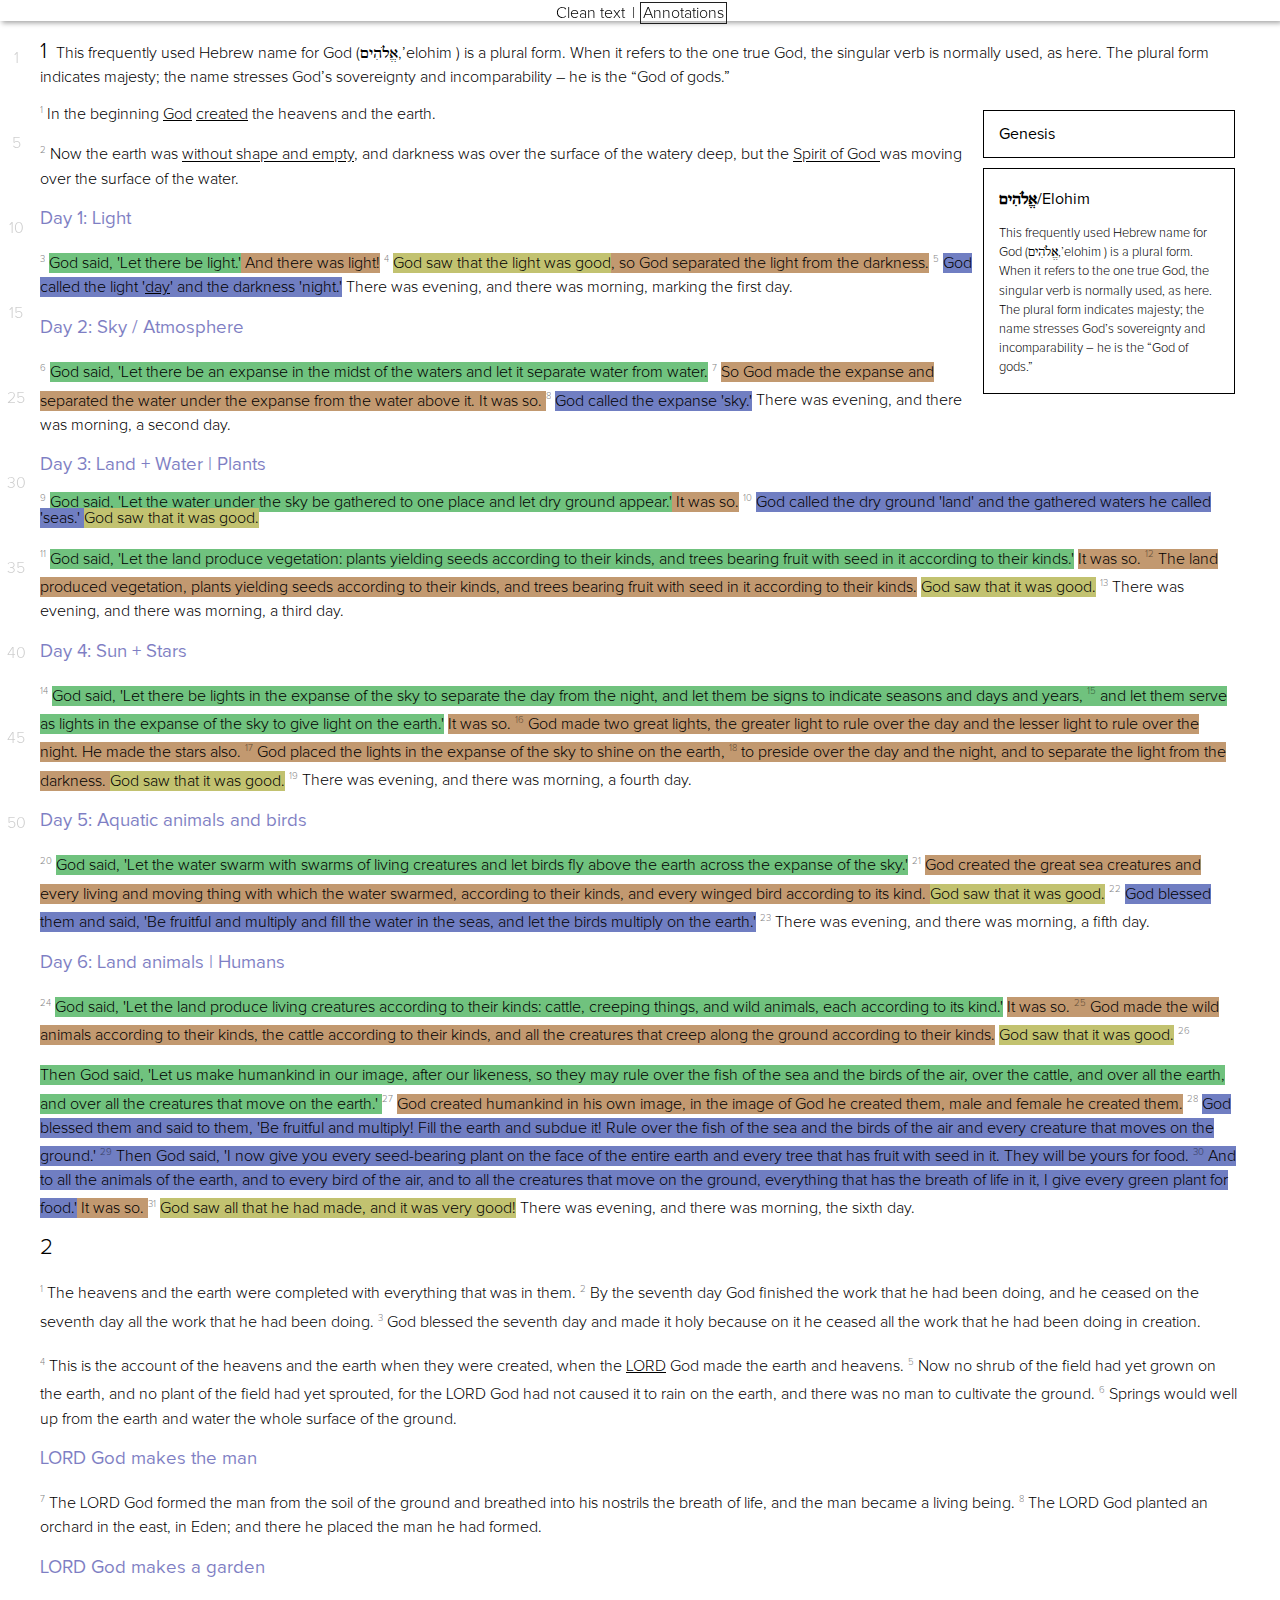
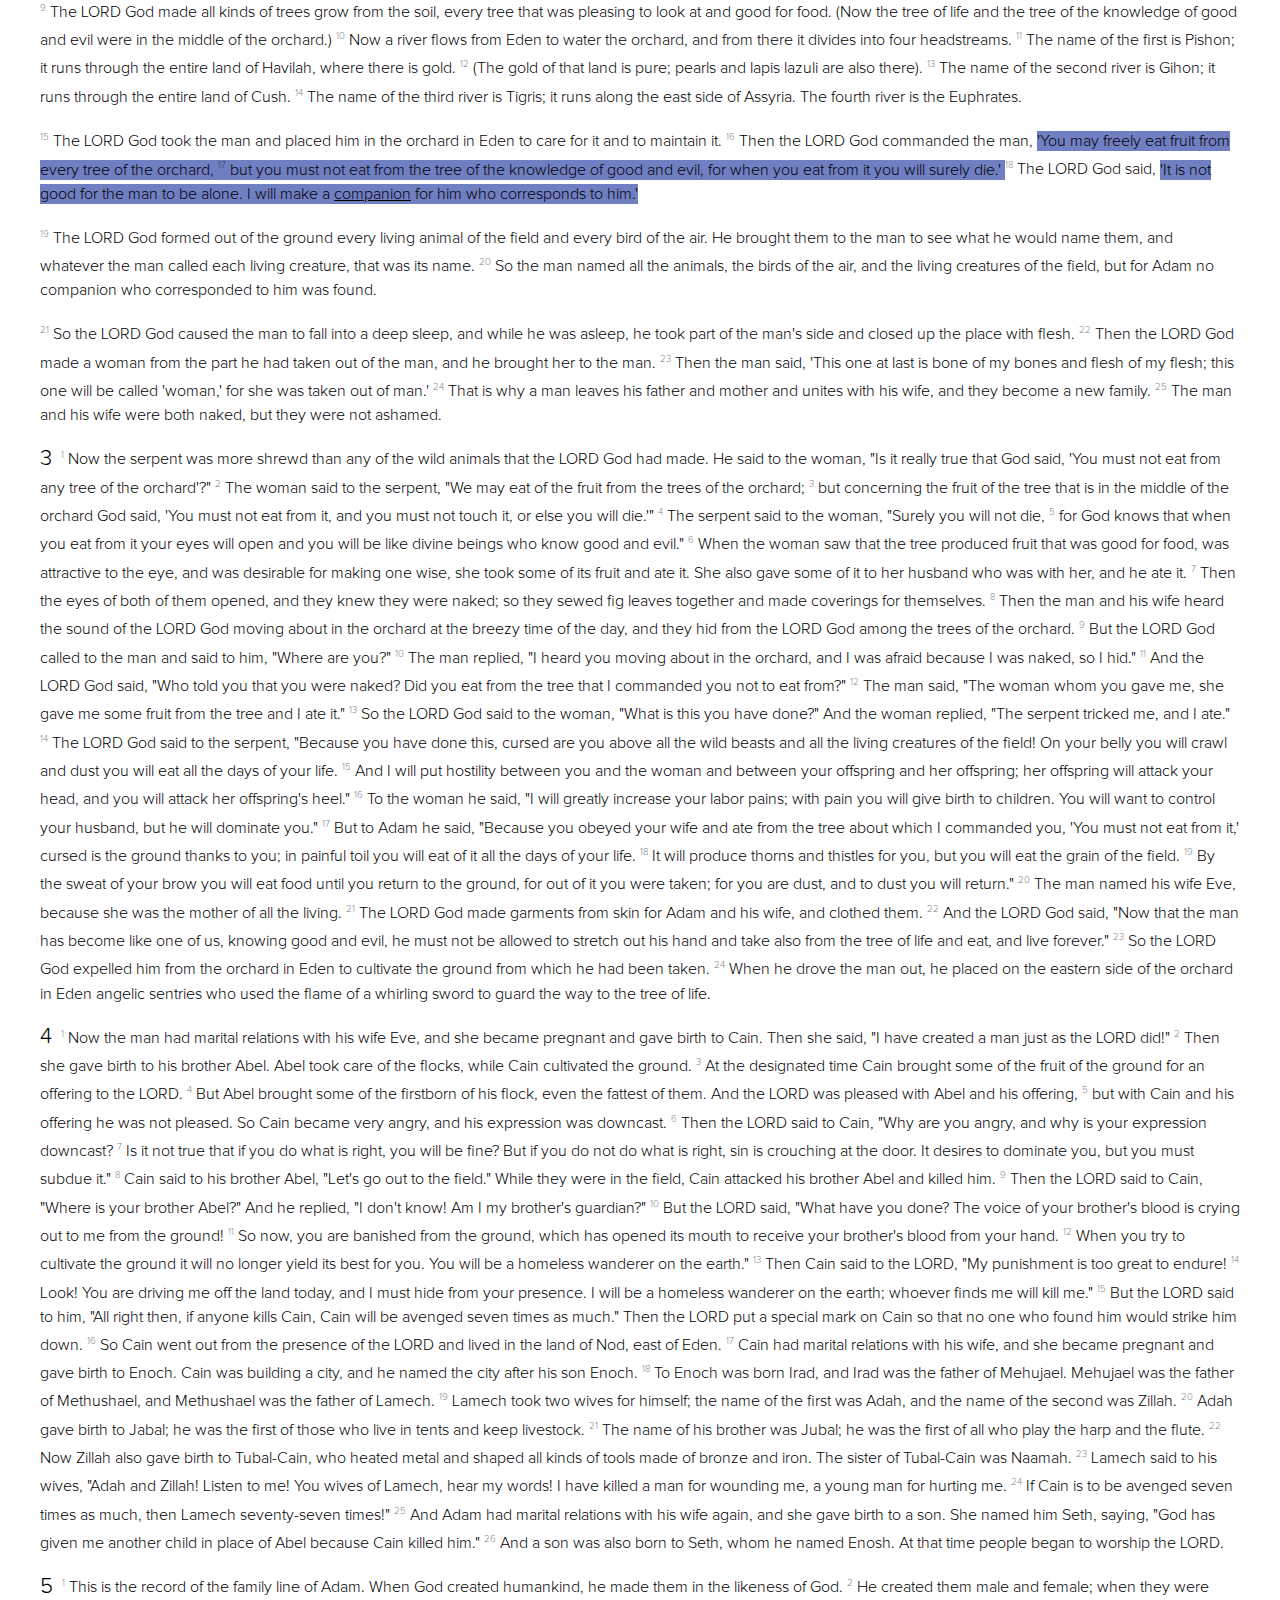
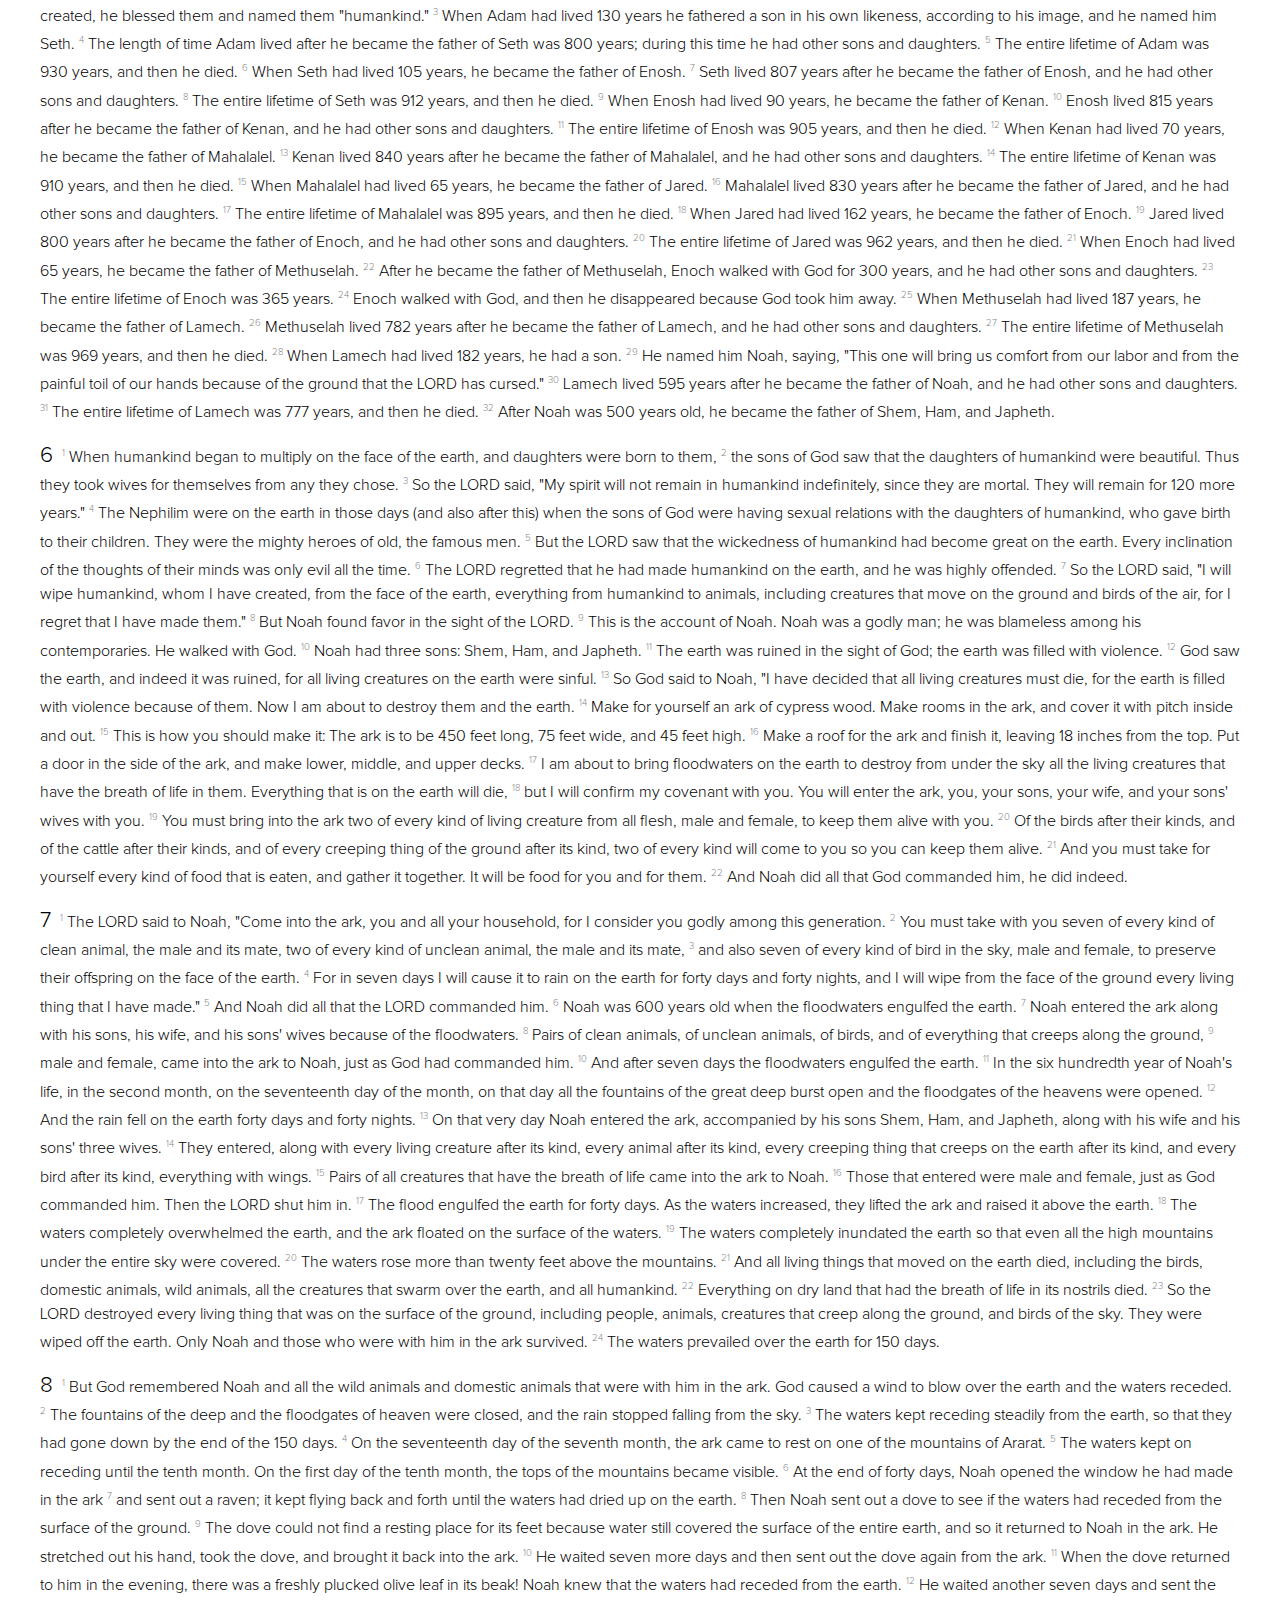
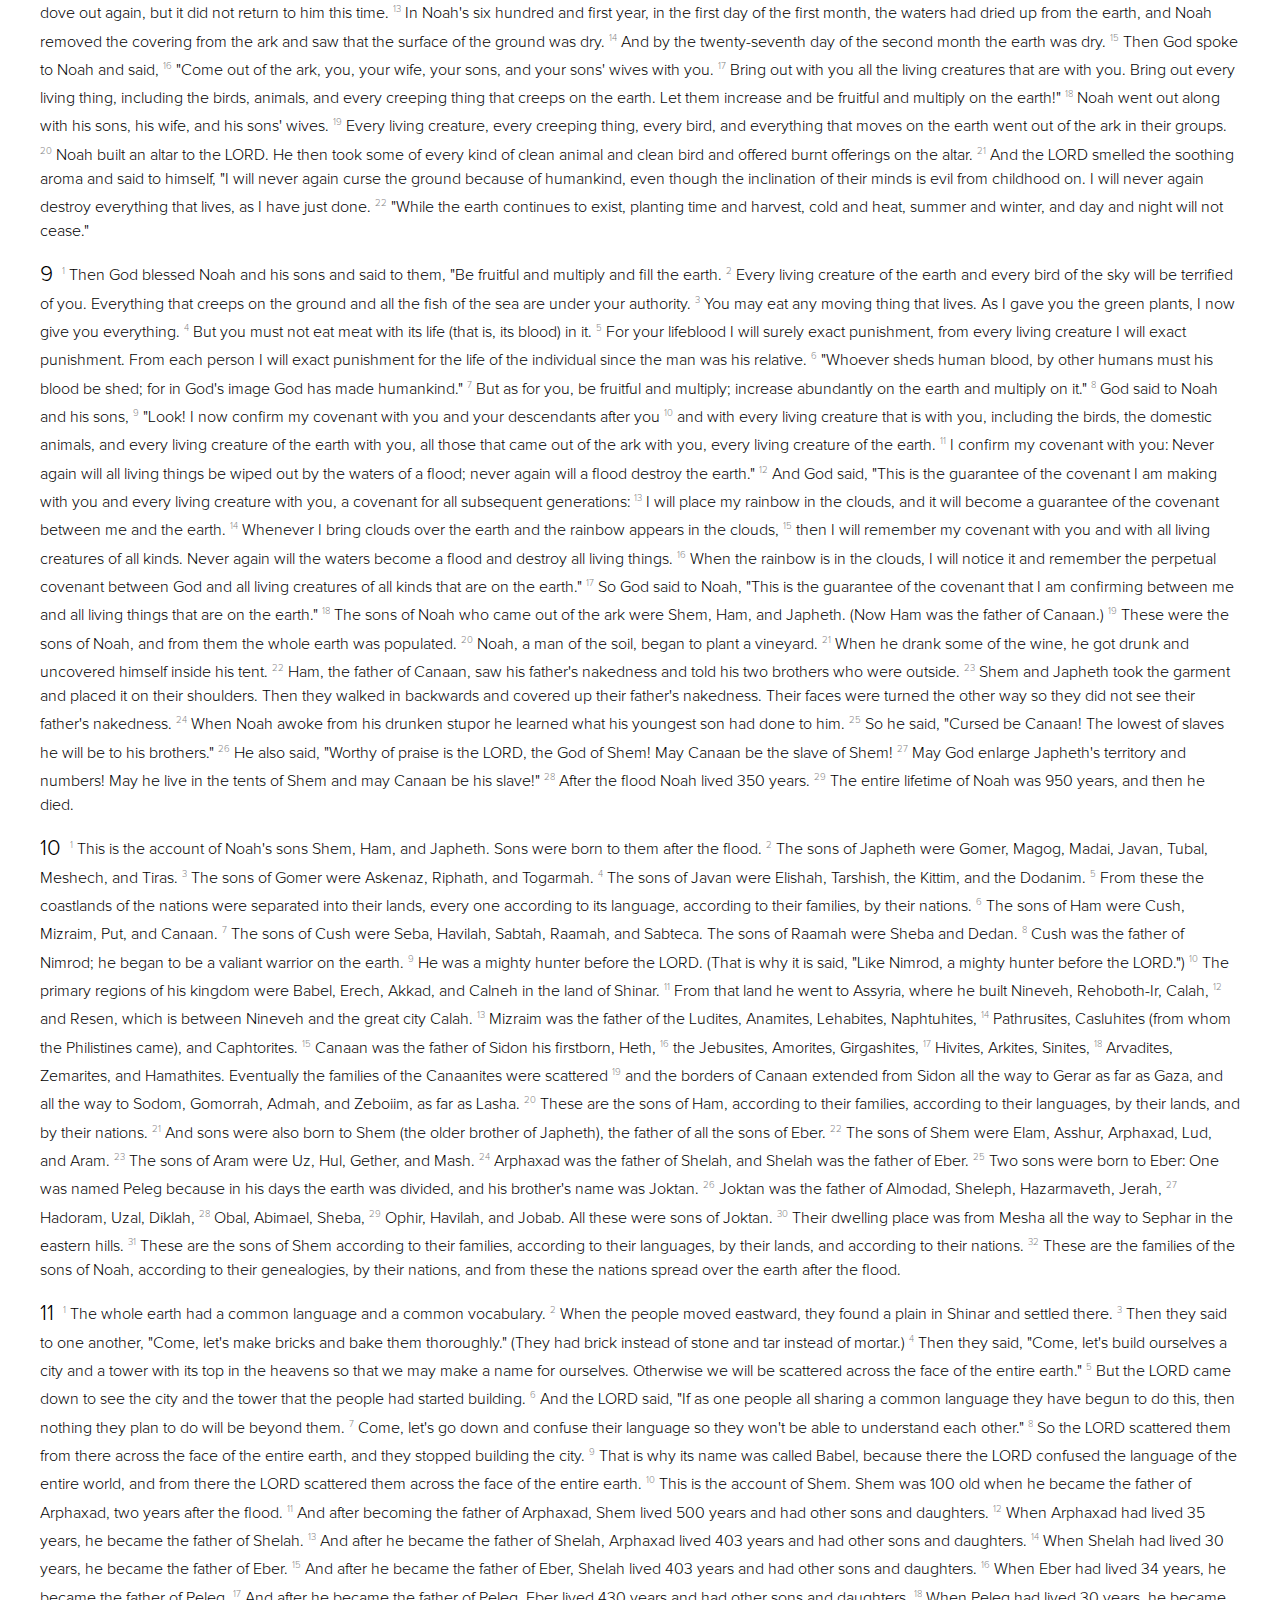
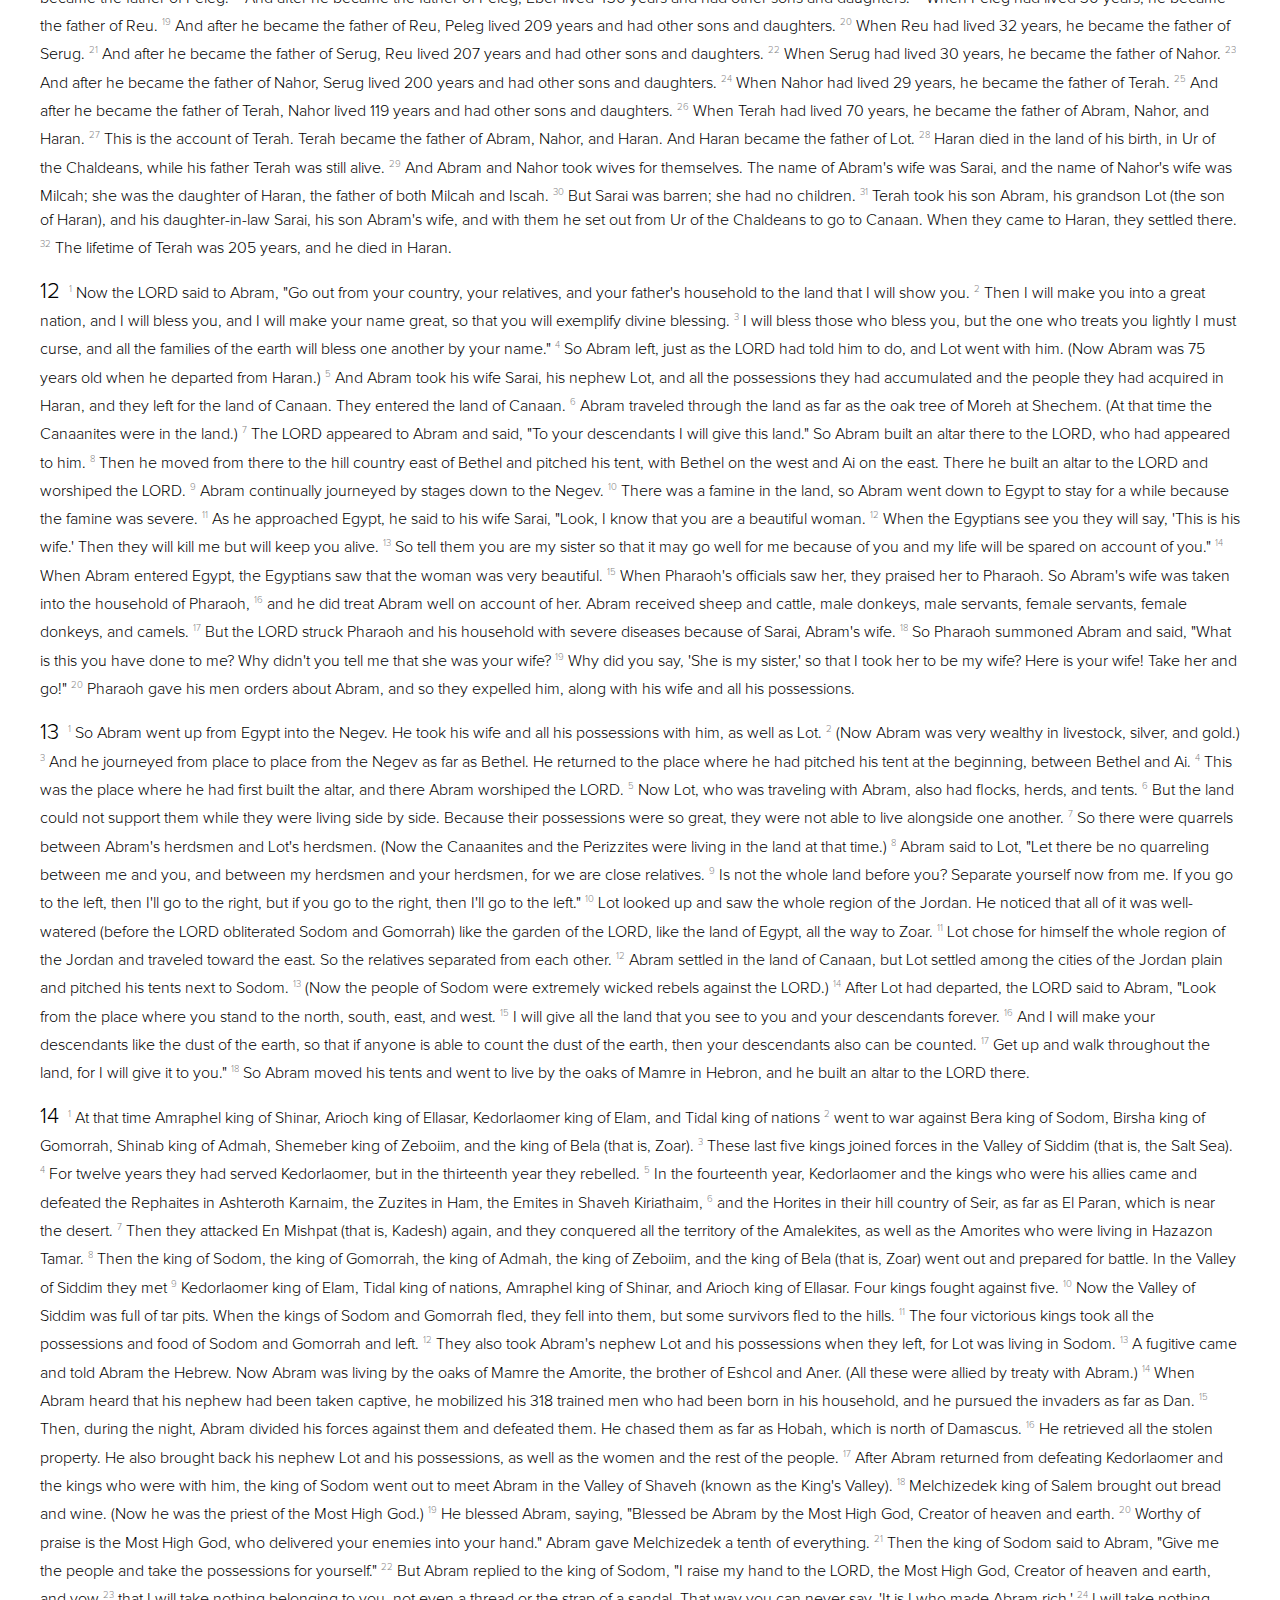
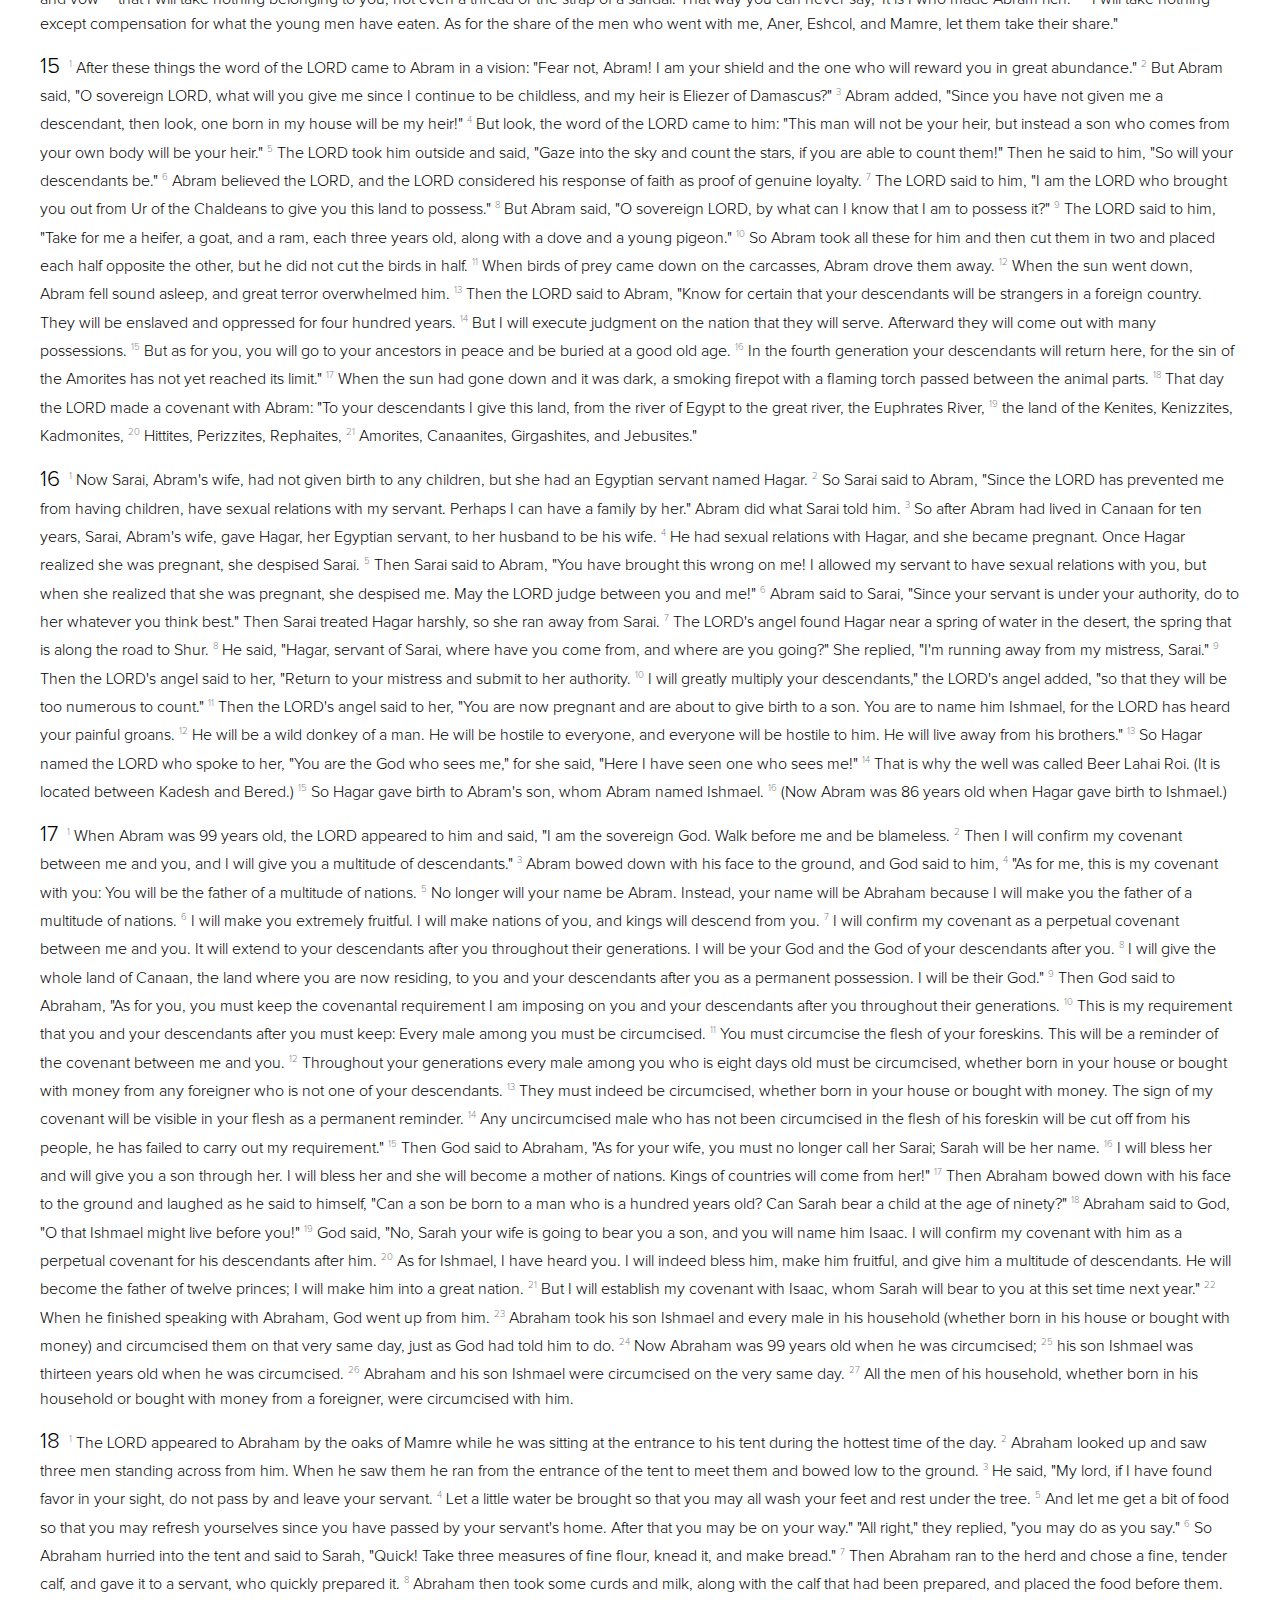
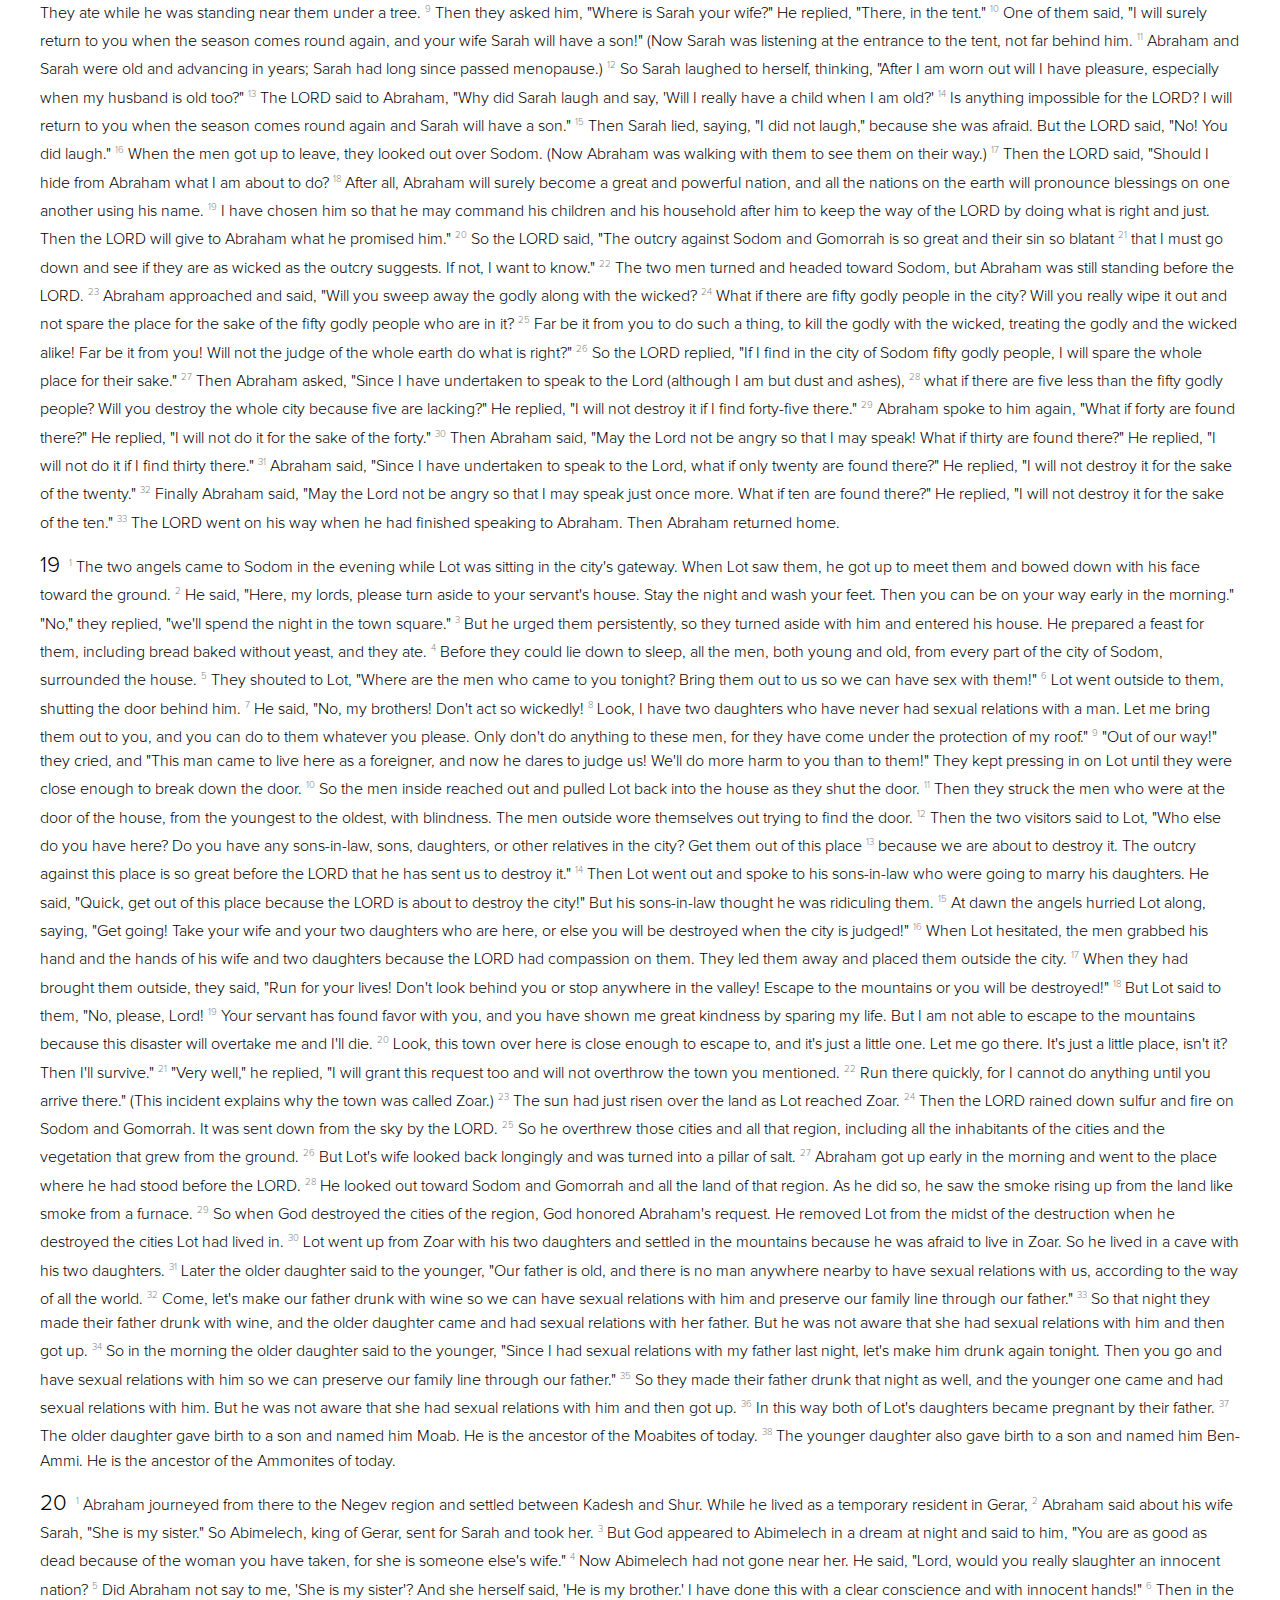
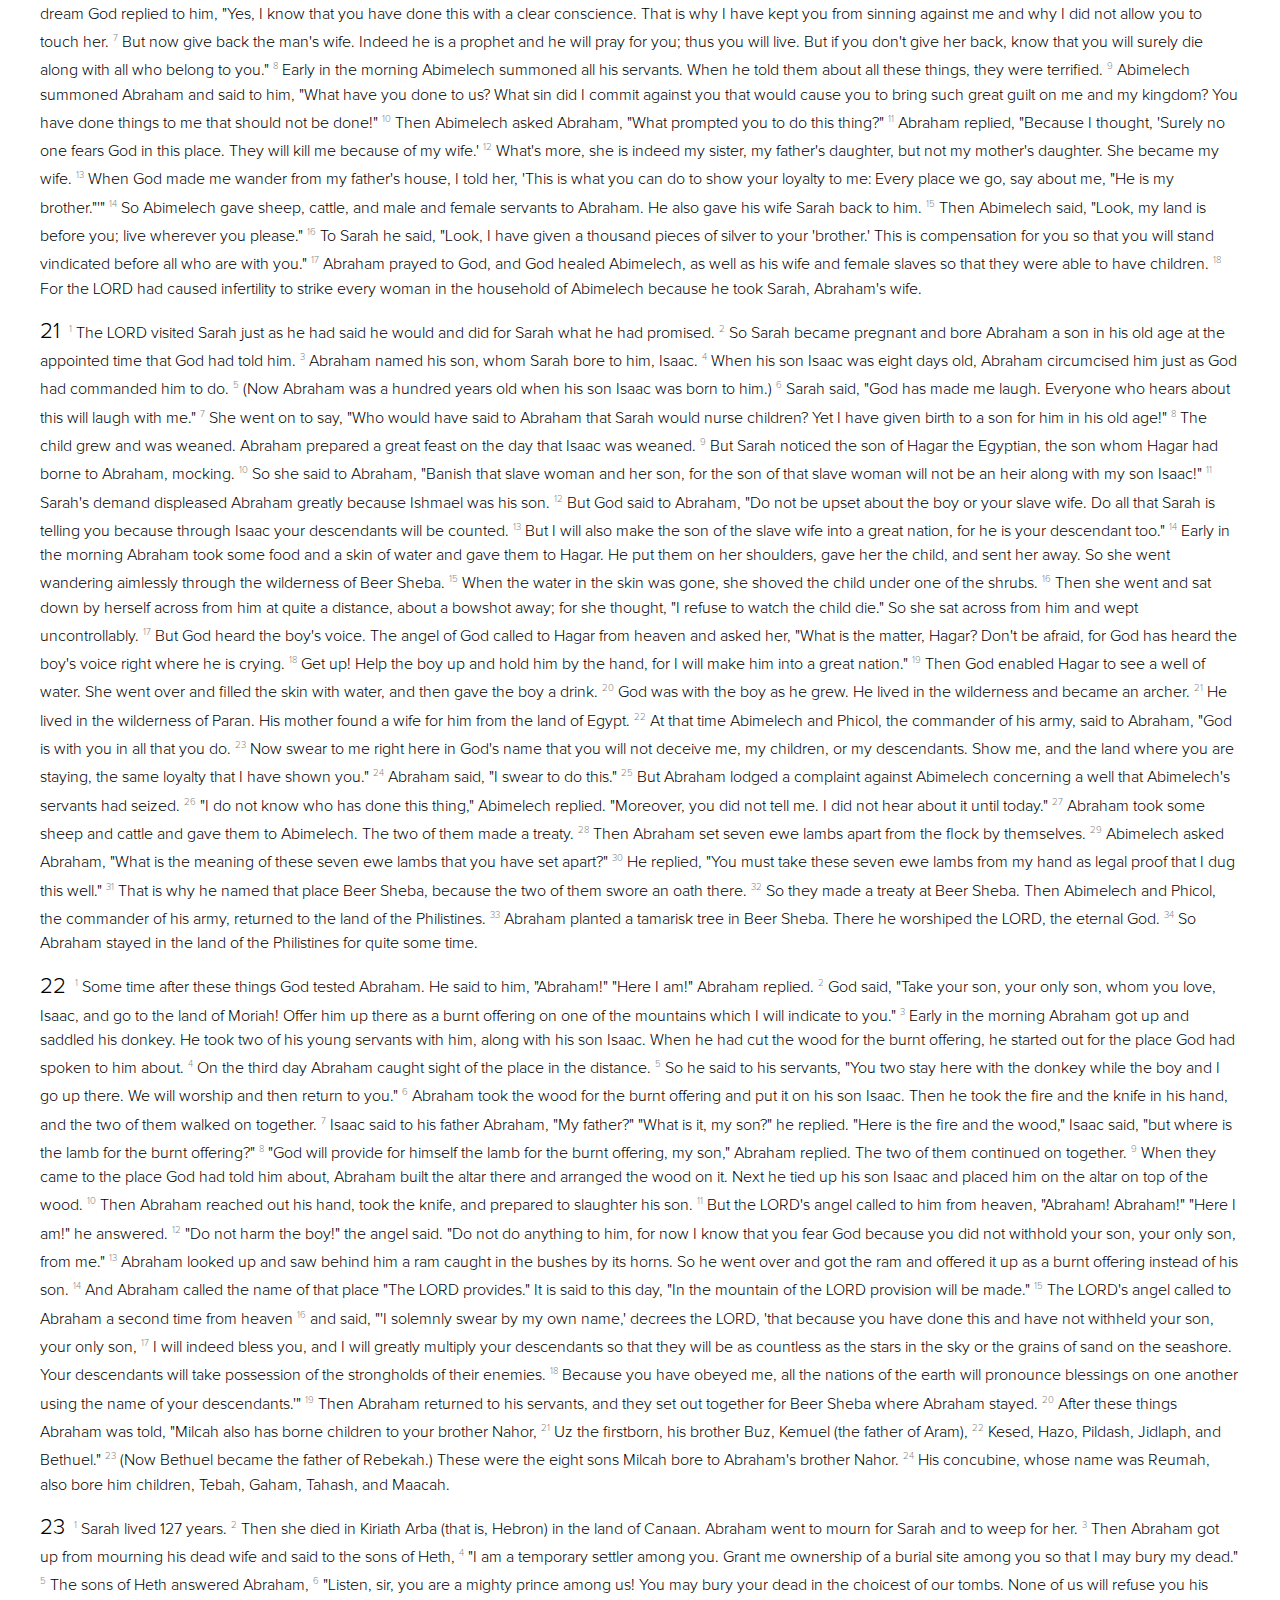
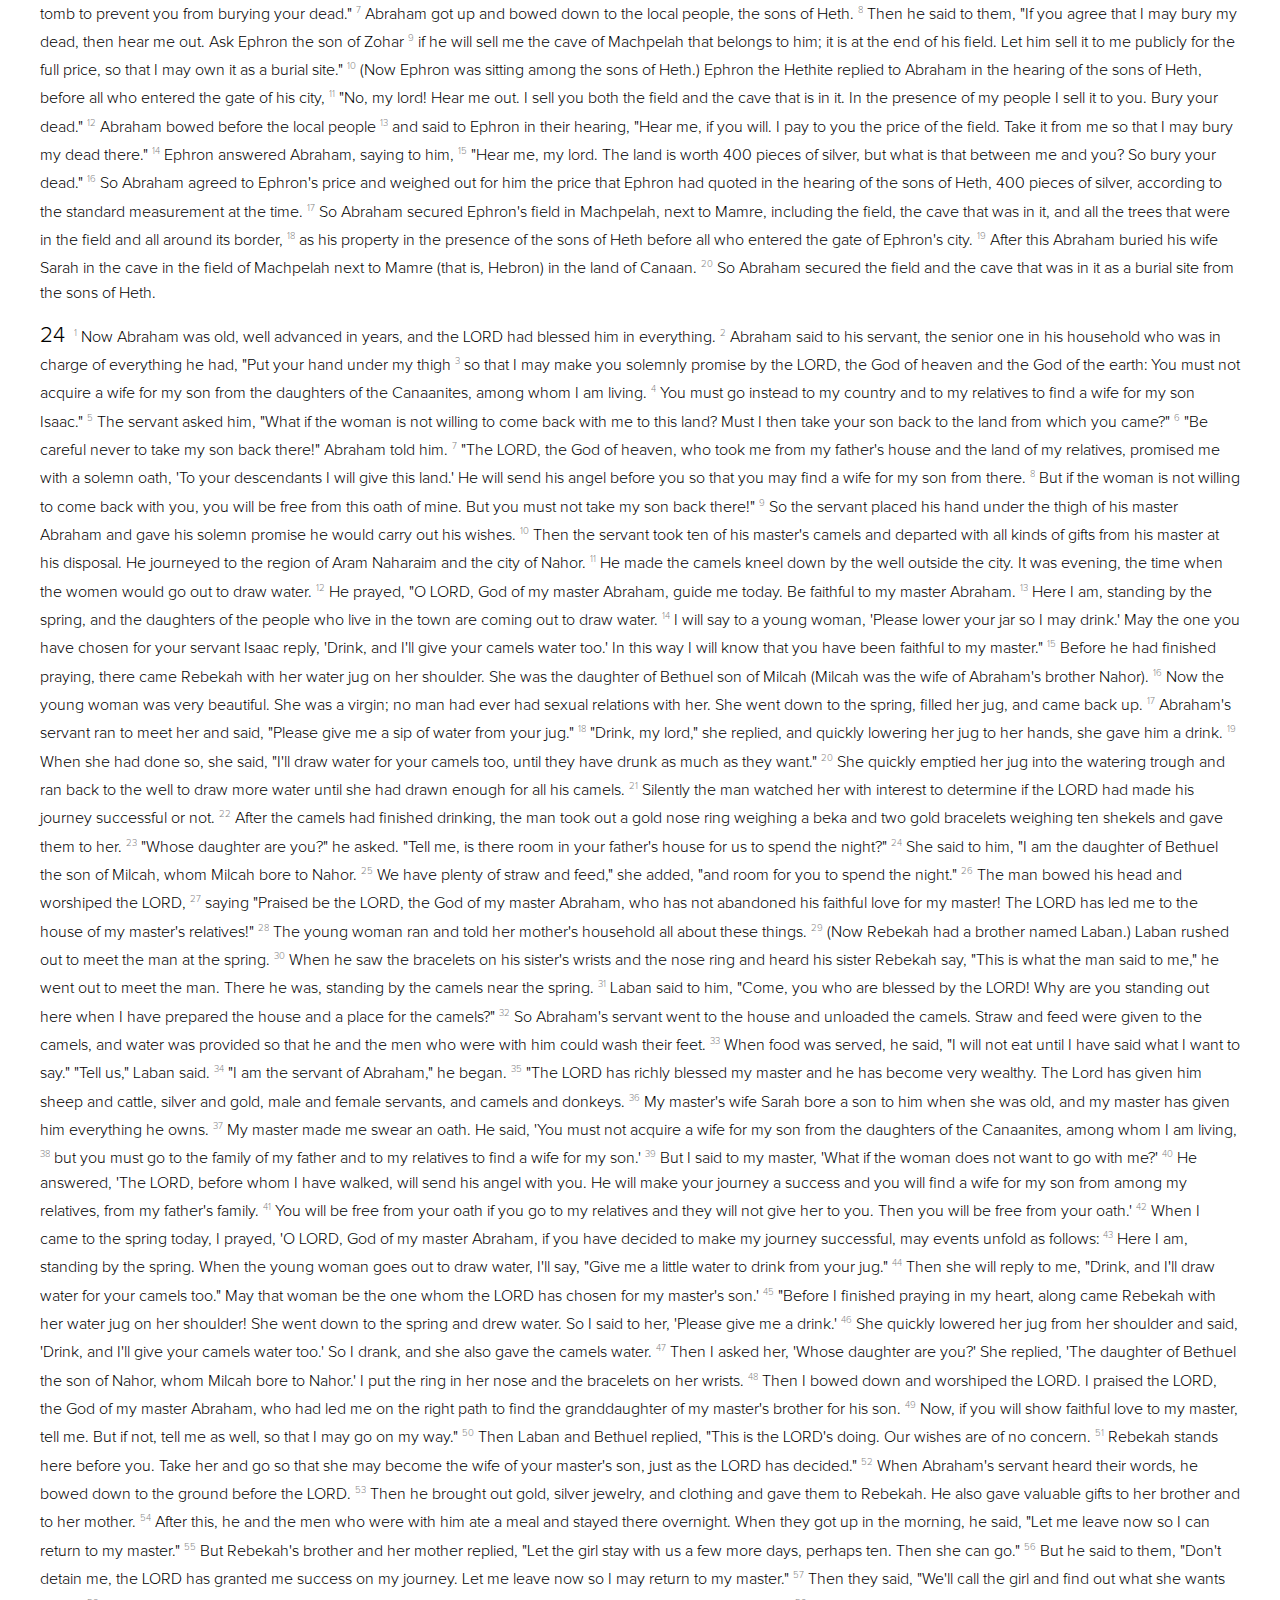
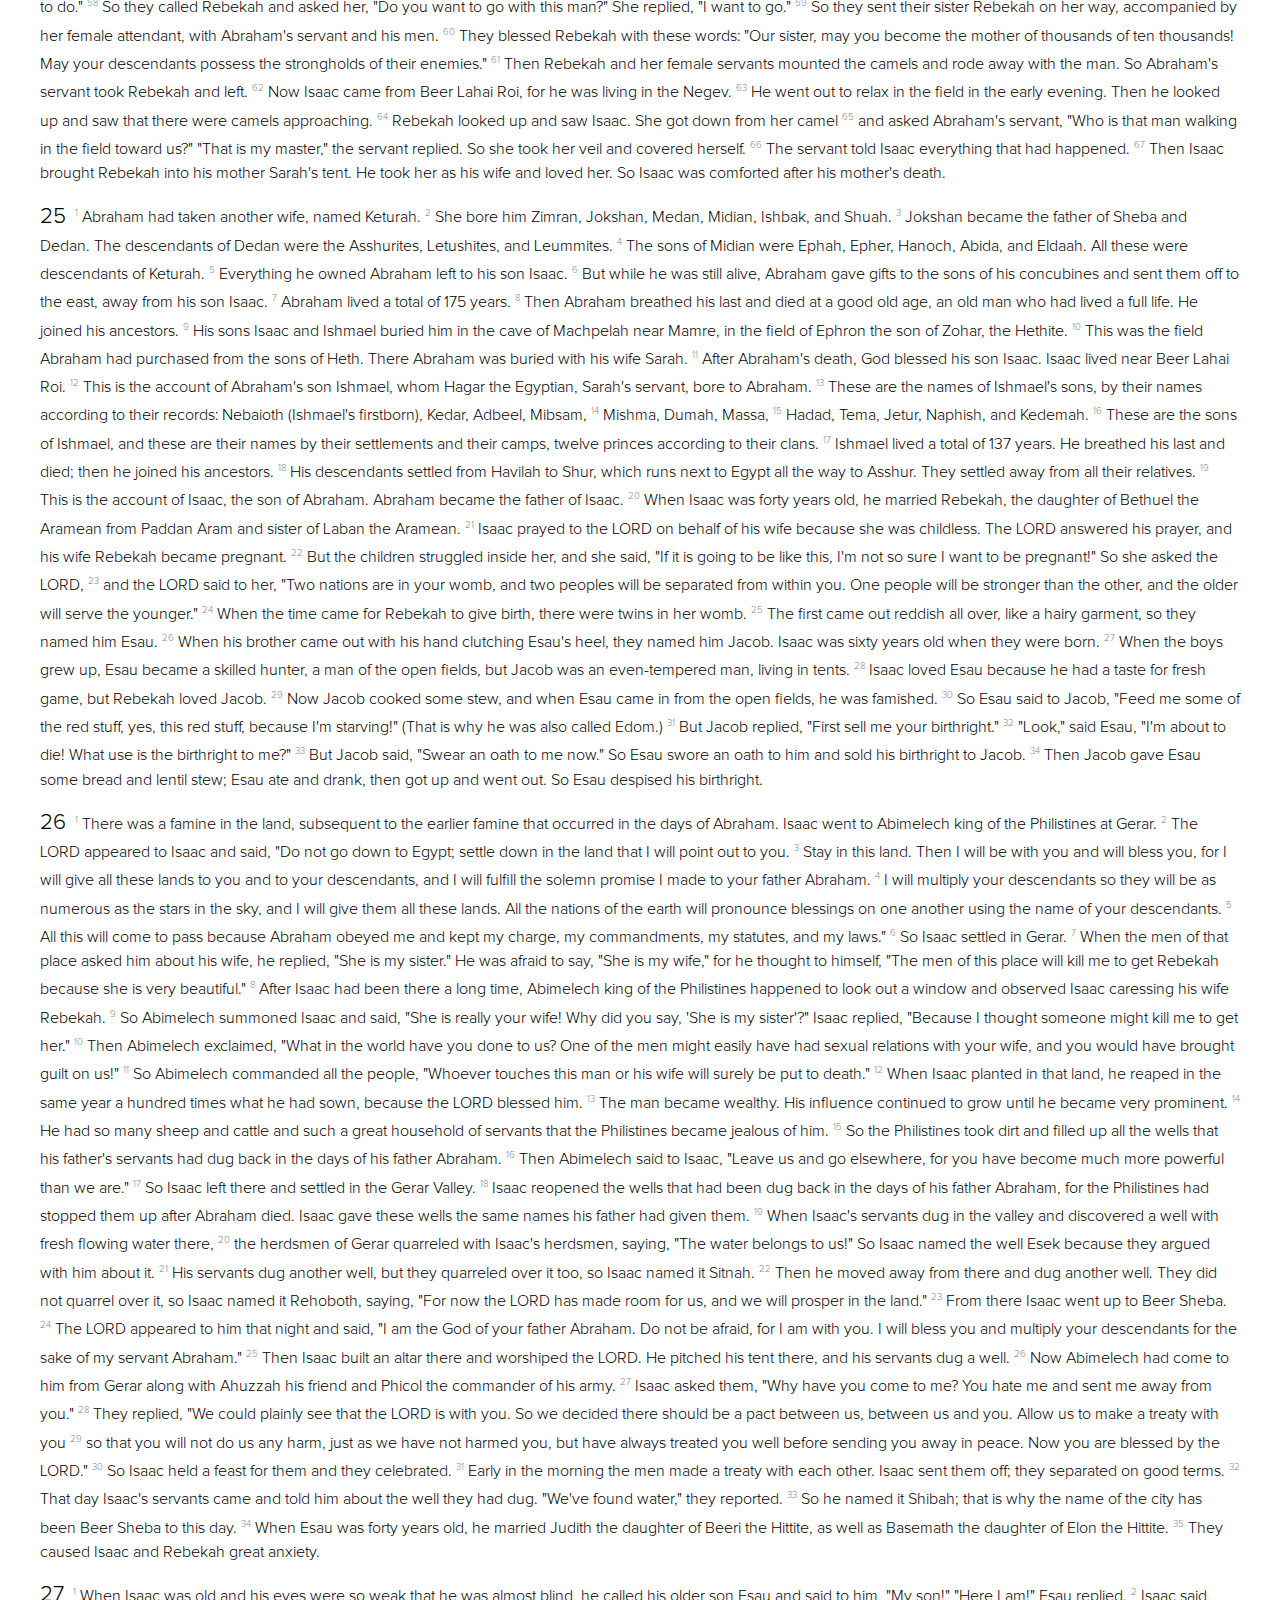
<file: Genesis.html>
﻿<!DOCTYPE html>
<html>
  <head>
    <meta name="generator"
    content="HTML Tidy for HTML5 (experimental) for Windows https://github.com/w3c/tidy-html5/tree/c63cc39" />
    <title>Genesis</title>
    <meta charset="UTF-8" />
    <meta content="text/html; charset=utf-8" http-equiv="Content-Type" />
    <meta charset="UTF-8" />
    <meta content="text/html; charset=utf-8" http-equiv="Content-Type" />
    <link rel="stylesheet" type="text/css" href="res/style.css" />
    <script src="res/jquery-1.11.3.min.js"></script>
    <script src="res/script.js"></script>
  </head>
  <body>
    <div id="sidebar">
		<div>1</div>
      <div>5</div>
      <div>10</div>
      <div>15</div>
      <div>25</div>
      <div>30</div>
      <div>35</div>
	  <div>40</div>
	  <div>45</div>
	  <div>50</div>
    </div>
    <nav>
    <span>Clean text</span> | 
    <span class="filterselected">Annotations</span></nav>
    <section id="TextSection">
     <p>
      <a class="ch">1</a>
    This frequently used Hebrew name for God (אֱלֹהִים,’elohim ) is a plural form. When it refers to the one true God, the singular verb is normally used, as here. The plural form indicates majesty; the name stresses God’s sovereignty and incomparability – he is the “God of gods.”
		<div class="rightbox">
            <h4>Genesis</h4>
            <p></p>
        </div>
		<div class="rightbox">
            <h4>אֱלֹהִים/Elohim</h4>
            <p>This frequently used Hebrew name for God (אֱלֹהִים,’elohim ) is a plural form. When it refers to the one true God, the singular verb is normally used, as here. The plural form indicates majesty; the name stresses God’s sovereignty and incomparability – he is the “God of gods.”</p>
        </div>
	<sup>1</sup> In the beginning <span class="wordcomment" data-comment="אֱלֹהִים (Elohim): Gods (plural masculine noun). Generic term for God/s in the OT.">God</span> <span class="wordcomment" data-comment="ברא‎ (bara): Created. Only ever used to refer to God">created</span> the heavens and the earth.</p>
    <p>
    <sup>2</sup> Now the earth was <span class="wordcomment" data-comment="תֹ֙הוּ֙ וָבֹ֔הוּ (Tohu va vohu): waste and void / formless and empty / chaos and desolation">without shape and empty</span>, and darkness was over the surface of the watery deep, but the <span class="wordcomment" data-comment="וְר֣וּחַ אֱלֹהִ֔ים (wə·rū·aḥ ’ĕ·lō·hîm). Breath/Wind/Spirit of God">Spirit of God </span>was moving over the surface of the water. </p>
	
	<h3>Day 1: Light</h3><p>
    <sup>3</sup> <mark class="ghigh1">God said, 'Let there be light.'</mark><mark class="ohigh1"> And there was light!</mark> 
    <sup>4</sup> <mark class="yhigh1">God saw that the light was good</mark><mark class="ohigh1">, so God separated the light from the darkness.</mark>
    <sup>5</sup> <mark class="bhigh1">God called the light '<span class="wordcomment" data-comment="י֔וֹם (yōwm): Day">day</span>' and the darkness 'night.'</mark> There was evening, and there was morning,
    marking the first day.</p>
    <h3>Day 2: Sky / Atmosphere</h3>
	<p><sup>6</sup> <mark class="ghigh1">God said, 'Let there be an expanse in the midst of the waters and let it separate water from water.</mark>
    <sup>7</sup> <mark class="ohigh1">So God made the expanse and separated the water under the expanse from the water above it. It was so. </mark>
    <sup>8</sup> <mark class="bhigh1">God called the expanse 'sky.'</mark> There was evening, and there was morning, a second day.</p>
	<p>
	<h3>Day 3: Land + Water | Plants</h3>
    <sup>9</sup> <mark class="ghigh1">God said, 'Let the water under the sky be gathered to one place and let dry ground appear.'</mark><mark class="ohigh1"> It was so.</mark> 
    <sup>10</sup> <mark class="bhigh1">God called the dry ground 'land' and the gathered waters he called 'seas.' </mark><mark class="yhigh1">God saw that it
    was good. </mark></p><p>
    <sup>11</sup> <mark class="ghigh1">God said, 'Let the land produce vegetation: plants yielding seeds according to their kinds, and trees
    bearing fruit with seed in it according to their kinds.'</mark> <mark class="ohigh1">It was so. 
    <sup>12</sup> The land produced vegetation, plants yielding seeds according to their kinds, and trees bearing fruit with seed
    in it according to their kinds.</mark> <mark class="yhigh1">God saw that it was good.</mark>
    <sup>13</sup> There was evening, and there was morning, a third day.</p>
    <h3>Day 4: Sun + Stars</h3>
	<p>
    <sup>14</sup> <mark class="ghigh1">God said, 'Let there be lights in the expanse of the sky to separate the day from the night, and let them be
    signs to indicate seasons and days and years, 
    <sup>15</sup> and let them serve as lights in the expanse of the sky to give light on the earth.'</mark> <mark class="ohigh1">It was so. 
    <sup>16</sup> God made two great lights, the greater light to rule over the day and the lesser light to rule over the night. He
    made the stars also. 
    <sup>17</sup> God placed the lights in the expanse of the sky to shine on the earth, 
    <sup>18</sup> to preside over the day and the night, and to separate the light from the darkness. </mark><mark class="yhigh1">God saw that it was good.</mark>
    <sup>19</sup> There was evening, and there was morning, a fourth day.</p>
    
	<h3>Day 5: Aquatic animals and birds</h3><p>
    <sup>20</sup> <mark class="ghigh1">God said, 'Let the water swarm with swarms of living creatures and let birds fly above the earth across the
    expanse of the sky.'</mark> 
    <sup>21</sup> <mark class="ohigh1">God created the great sea creatures and every living and moving thing with which the water swarmed, according to
    their kinds, and every winged bird according to its kind. </mark><mark class="yhigh1">God saw that it was good.</mark>
    <sup>22</sup> <mark class="bhigh1">God blessed them and said, 'Be fruitful and multiply and fill the water in the seas, and let the birds
    multiply on the earth.'</mark> 
    <sup>23</sup> There was evening, and there was morning, a fifth day.</p>
   
	<h3>Day 6: Land animals | Humans</h3> <p>
    <sup>24</sup> <mark class="ghigh1">God said, 'Let the land produce living creatures according to their kinds: cattle, creeping things, and wild
    animals, each according to its kind.'</mark> <mark class="ohigh1">It was so. 
    <sup>25</sup> God made the wild animals according to their kinds, the cattle according to their kinds, and all the creatures
    that creep along the ground according to their kinds.</mark> <mark class="yhigh1">God saw that it was good.</mark>
    <sup>26</sup></p><p> <mark class="ghigh1">Then God said, 'Let us make humankind in our image, after our likeness, so they may rule over the fish of
    the sea and the birds of the air, over the cattle, and over all the earth, and over all the creatures that move on the
    earth.' </mark>
    <sup>27</sup> <mark class="ohigh1">God created humankind in his own image, in the image of God he created them, male and female he created them.</mark> 
    <sup>28</sup> <mark class="bhigh1">God blessed them and said to them, 'Be fruitful and multiply! Fill the earth and subdue it! Rule over the
    fish of the sea and the birds of the air and every creature that moves on the ground.' 
    <sup>29</sup> Then God said, 'I now give you every seed-bearing plant on the face of the entire earth and every tree that
    has fruit with seed in it. They will be yours for food. 
    <sup>30</sup> And to all the animals of the earth, and to every bird of the air, and to all the creatures that move on the
    ground, everything that has the breath of life in it, I give every green plant for food.'</mark><mark class="ohigh1"> It was so. </mark>
    <sup>31</sup> <mark class="yhigh1">God saw all that he had made, and it was very good!</mark> There was evening, and there was morning, the sixth day.</p>
    <p>
      <a class="ch">2</a>
    </p>
    <p><sup>1</sup> The heavens and the earth were completed with everything that was in them. 
    <sup>2</sup> By the seventh day God finished the work that he had been doing, and he ceased on the seventh day all the work
    that he had been doing. 
    <sup>3</sup> God blessed the seventh day and made it holy because on it he ceased all the work that he had been doing in
    creation. 
    </p>
	<p><sup>4</sup> This is the account of the heavens and the earth when they were created, when the <span class="wordcomment" data-comment="יְהֹוָה (YHVH): Personal name for God.">LORD</span> God made the earth and
    heavens. 
    <sup>5</sup> Now no shrub of the field had yet grown on the earth, and no plant of the field had yet sprouted, for the LORD God
    had not caused it to rain on the earth, and there was no man to cultivate the ground. 
    <sup>6</sup> Springs would well up from the earth and water the whole surface of the ground. 
    </p>
	<h3>LORD God makes the man</h3>
	<p><sup>7</sup> The LORD God formed the man from the soil of the ground and breathed into his nostrils the breath of life, and the
    man became a living being. 
    <sup>8</sup> The LORD God planted an orchard in the east, in Eden; and there he placed the man he had formed. 
    </p>
	<h3>LORD God makes a garden</h3>
	<p>
	<sup>9</sup> The LORD God made all kinds of trees grow from the soil, every tree that was pleasing to look at and good for
    food. (Now the tree of life and the tree of the knowledge of good and evil were in the middle of the orchard.) 
    <sup>10</sup> Now a river flows from Eden to water the orchard, and from there it divides into four headstreams. 
    <sup>11</sup> The name of the first is Pishon; it runs through the entire land of Havilah, where there is gold. 
    <sup>12</sup> (The gold of that land is pure; pearls and lapis lazuli are also there). 
    <sup>13</sup> The name of the second river is Gihon; it runs through the entire land of Cush. 
    <sup>14</sup> The name of the third river is Tigris; it runs along the east side of Assyria. The fourth river is the Euphrates.
    </p><p>
    <sup>15</sup> The LORD God took the man and placed him in the orchard in Eden to care for it and to maintain it. 
    <sup>16</sup> Then the LORD God commanded the man, <mark class="bhigh1">'You may freely eat fruit from every tree of the orchard, 
    <sup>17</sup> but you must not eat from the tree of the knowledge of good and evil, for when you eat from it you will surely
    die.' </mark>
    <sup>18</sup> The LORD God said, <mark class="bhigh1">'It is not good for the man to be alone. I will make a <span class="wordcomment" data-comment="עֵ֫זֶר (ezer). Helper used of God helping us in ">companion</span> for him who corresponds
    to him.' </mark></p><p>
    <sup>19</sup> The LORD God formed out of the ground every living animal of the field and every bird of the air. He brought them
    to the man to see what he would name them, and whatever the man called each living creature, that was its name. 
    <sup>20</sup> So the man named all the animals, the birds of the air, and the living creatures of the field, but for Adam no
    companion who corresponded to him was found. </p><p>
    <sup>21</sup> So the LORD God caused the man to fall into a deep sleep, and while he was asleep, he took part of the man's
    side and closed up the place with flesh. 
    <sup>22</sup> Then the LORD God made a woman from the part he had taken out of the man, and he brought her to the man. 
    <sup>23</sup> Then the man said, 'This one at last is bone of my bones and flesh of my flesh; this one will be called
    &#39;woman,&#39; for she was taken out of man.' 
    <sup>24</sup> That is why a man leaves his father and mother and unites with his wife, and they become a new family. 
    <sup>25</sup> The man and his wife were both naked, but they were not ashamed.
    </p>
	<p>
	<a class="ch">3</a>
      <sup>1</sup> Now the serpent was more shrewd than any of the wild animals that the LORD God had made. He said to the woman,
      &quot;Is it really true that God said, &#39;You must not eat from any tree of the orchard&#39;?&quot;
      <sup>2</sup> The woman said to the serpent, &quot;We may eat of the fruit from the trees of the orchard; 
      <sup>3</sup> but concerning the fruit of the tree that is in the middle of the orchard God said, &#39;You must not eat from
      it, and you must not touch it, or else you will die.&#39;&quot;
      <sup>4</sup> The serpent said to the woman, &quot;Surely you will not die,
      <sup>5</sup> for God knows that when you eat from it your eyes will open and you will be like divine beings who know good and
      evil.&quot;
      <sup>6</sup> When the woman saw that the tree produced fruit that was good for food, was attractive to the eye, and was
      desirable for making one wise, she took some of its fruit and ate it. She also gave some of it to her husband who was with
      her, and he ate it.
      <sup>7</sup> Then the eyes of both of them opened, and they knew they were naked; so they sewed fig leaves together and made
      coverings for themselves.
      <sup>8</sup> Then the man and his wife heard the sound of the LORD God moving about in the orchard at the breezy time of the
      day, and they hid from the LORD God among the trees of the orchard. 
      <sup>9</sup> But the LORD God called to the man and said to him, &quot;Where are you?&quot;
      <sup>10</sup> The man replied, &quot;I heard you moving about in the orchard, and I was afraid because I was naked, so I
      hid.&quot; 
      <sup>11</sup> And the LORD God said, &quot;Who told you that you were naked? Did you eat from the tree that I commanded you
      not to eat from?&quot;
      <sup>12</sup> The man said, &quot;The woman whom you gave me, she gave me some fruit from the tree and I ate it.&quot; 
      <sup>13</sup> So the LORD God said to the woman, &quot;What is this you have done?&quot; And the woman replied, &quot;The
      serpent tricked me, and I ate.&quot;
      <sup>14</sup> The LORD God said to the serpent, &quot;Because you have done this, cursed are you above all the wild beasts
      and all the living creatures of the field! On your belly you will crawl and dust you will eat all the days of your life.
      <sup>15</sup> And I will put hostility between you and the woman and between your offspring and her offspring; her offspring
      will attack your head, and you will attack her offspring&#39;s heel.&quot;
      <sup>16</sup> To the woman he said, &quot;I will greatly increase your labor pains; with pain you will give birth to
      children. You will want to control your husband, but he will dominate you.&quot;
      <sup>17</sup> But to Adam he said, &quot;Because you obeyed your wife and ate from the tree about which I commanded you,
      &#39;You must not eat from it,&#39; cursed is the ground thanks to you; in painful toil you will eat of it all the days of
      your life.
      <sup>18</sup> It will produce thorns and thistles for you, but you will eat the grain of the field.
      <sup>19</sup> By the sweat of your brow you will eat food until you return to the ground, for out of it you were taken; for
      you are dust, and to dust you will return.&quot;
      <sup>20</sup> The man named his wife Eve, because she was the mother of all the living.
      <sup>21</sup> The LORD God made garments from skin for Adam and his wife, and clothed them. 
      <sup>22</sup> And the LORD God said, &quot;Now that the man has become like one of us, knowing good and evil, he must not be
      allowed to stretch out his hand and take also from the tree of life and eat, and live forever.&quot; 
      <sup>23</sup> So the LORD God expelled him from the orchard in Eden to cultivate the ground from which he had been taken. 
      <sup>24</sup> When he drove the man out, he placed on the eastern side of the orchard in Eden angelic sentries who used the
      flame of a whirling sword to guard the way to the tree of life.</p>
      <p>
      <a class="ch">4</a>
      <sup>1</sup> Now the man had marital relations with his wife Eve, and she became pregnant and gave birth to Cain. Then she
      said, &quot;I have created a man just as the LORD did!&quot;
      <sup>2</sup> Then she gave birth to his brother Abel. Abel took care of the flocks, while Cain cultivated the ground.
      <sup>3</sup> At the designated time Cain brought some of the fruit of the ground for an offering to the LORD. 
      <sup>4</sup> But Abel brought some of the firstborn of his flock, even the fattest of them. And the LORD was pleased with
      Abel and his offering,
      <sup>5</sup> but with Cain and his offering he was not pleased. So Cain became very angry, and his expression was downcast.
      <sup>6</sup> Then the LORD said to Cain, &quot;Why are you angry, and why is your expression downcast?
      <sup>7</sup> Is it not true that if you do what is right, you will be fine? But if you do not do what is right, sin is
      crouching at the door. It desires to dominate you, but you must subdue it.&quot;
      <sup>8</sup> Cain said to his brother Abel, &quot;Let&#39;s go out to the field.&quot; While they were in the field, Cain
      attacked his brother Abel and killed him.
      <sup>9</sup> Then the LORD said to Cain, &quot;Where is your brother Abel?&quot; And he replied, &quot;I don&#39;t know! Am I
      my brother&#39;s guardian?&quot;
      <sup>10</sup> But the LORD said, &quot;What have you done? The voice of your brother&#39;s blood is crying out to me from the
      ground! 
      <sup>11</sup> So now, you are banished from the ground, which has opened its mouth to receive your brother&#39;s blood from
      your hand.
      <sup>12</sup> When you try to cultivate the ground it will no longer yield its best for you. You will be a homeless wanderer
      on the earth.&quot;
      <sup>13</sup> Then Cain said to the LORD, &quot;My punishment is too great to endure!
      <sup>14</sup> Look! You are driving me off the land today, and I must hide from your presence. I will be a homeless wanderer
      on the earth; whoever finds me will kill me.&quot; 
      <sup>15</sup> But the LORD said to him, &quot;All right then, if anyone kills Cain, Cain will be avenged seven times as
      much.&quot; Then the LORD put a special mark on Cain so that no one who found him would strike him down.
      <sup>16</sup> So Cain went out from the presence of the LORD and lived in the land of Nod, east of Eden.
      <sup>17</sup> Cain had marital relations with his wife, and she became pregnant and gave birth to Enoch. Cain was building a
      city, and he named the city after his son Enoch. 
      <sup>18</sup> To Enoch was born Irad, and Irad was the father of Mehujael. Mehujael was the father of Methushael, and
      Methushael was the father of Lamech.
      <sup>19</sup> Lamech took two wives for himself; the name of the first was Adah, and the name of the second was Zillah.
      <sup>20</sup> Adah gave birth to Jabal; he was the first of those who live in tents and keep livestock. 
      <sup>21</sup> The name of his brother was Jubal; he was the first of all who play the harp and the flute.
      <sup>22</sup> Now Zillah also gave birth to Tubal-Cain, who heated metal and shaped all kinds of tools made of bronze and
      iron. The sister of Tubal-Cain was Naamah.
      <sup>23</sup> Lamech said to his wives, &quot;Adah and Zillah! Listen to me! You wives of Lamech, hear my words! I have
      killed a man for wounding me, a young man for hurting me.
      <sup>24</sup> If Cain is to be avenged seven times as much, then Lamech seventy-seven times!&quot;
      <sup>25</sup> And Adam had marital relations with his wife again, and she gave birth to a son. She named him Seth, saying,
      &quot;God has given me another child in place of Abel because Cain killed him.&quot; 
      <sup>26</sup> And a son was also born to Seth, whom he named Enosh. At that time people began to worship the LORD.</p>
      <p>
      <a class="ch">5</a>
      <sup>1</sup> This is the record of the family line of Adam. When God created humankind, he made them in the likeness of God. 
      <sup>2</sup> He created them male and female; when they were created, he blessed them and named them &quot;humankind.&quot;
      <sup>3</sup> When Adam had lived 130 years he fathered a son in his own likeness, according to his image, and he named him
      Seth. 
      <sup>4</sup> The length of time Adam lived after he became the father of Seth was 800 years; during this time he had other
      sons and daughters. 
      <sup>5</sup> The entire lifetime of Adam was 930 years, and then he died.
      <sup>6</sup> When Seth had lived 105 years, he became the father of Enosh.
      <sup>7</sup> Seth lived 807 years after he became the father of Enosh, and he had other sons and daughters. 
      <sup>8</sup> The entire lifetime of Seth was 912 years, and then he died.
      <sup>9</sup> When Enosh had lived 90 years, he became the father of Kenan.
      <sup>10</sup> Enosh lived 815 years after he became the father of Kenan, and he had other sons and daughters.
      <sup>11</sup> The entire lifetime of Enosh was 905 years, and then he died.
      <sup>12</sup> When Kenan had lived 70 years, he became the father of Mahalalel.
      <sup>13</sup> Kenan lived 840 years after he became the father of Mahalalel, and he had other sons and daughters.
      <sup>14</sup> The entire lifetime of Kenan was 910 years, and then he died.
      <sup>15</sup> When Mahalalel had lived 65 years, he became the father of Jared.
      <sup>16</sup> Mahalalel lived 830 years after he became the father of Jared, and he had other sons and daughters.
      <sup>17</sup> The entire lifetime of Mahalalel was 895 years, and then he died.
      <sup>18</sup> When Jared had lived 162 years, he became the father of Enoch.
      <sup>19</sup> Jared lived 800 years after he became the father of Enoch, and he had other sons and daughters.
      <sup>20</sup> The entire lifetime of Jared was 962 years, and then he died.
      <sup>21</sup> When Enoch had lived 65 years, he became the father of Methuselah.
      <sup>22</sup> After he became the father of Methuselah, Enoch walked with God for 300 years, and he had other sons and
      daughters. 
      <sup>23</sup> The entire lifetime of Enoch was 365 years.
      <sup>24</sup> Enoch walked with God, and then he disappeared because God took him away.
      <sup>25</sup> When Methuselah had lived 187 years, he became the father of Lamech.
      <sup>26</sup> Methuselah lived 782 years after he became the father of Lamech, and he had other sons and daughters. 
      <sup>27</sup> The entire lifetime of Methuselah was 969 years, and then he died.
      <sup>28</sup> When Lamech had lived 182 years, he had a son.
      <sup>29</sup> He named him Noah, saying, &quot;This one will bring us comfort from our labor and from the painful toil of our
      hands because of the ground that the LORD has cursed.&quot; 
      <sup>30</sup> Lamech lived 595 years after he became the father of Noah, and he had other sons and daughters. 
      <sup>31</sup> The entire lifetime of Lamech was 777 years, and then he died.
      <sup>32</sup> After Noah was 500 years old, he became the father of Shem, Ham, and Japheth.</p>
      <p>
      <a class="ch">6</a>
      <sup>1</sup> When humankind began to multiply on the face of the earth, and daughters were born to them,
      <sup>2</sup> the sons of God saw that the daughters of humankind were beautiful. Thus they took wives for themselves from any
      they chose. 
      <sup>3</sup> So the LORD said, &quot;My spirit will not remain in humankind indefinitely, since they are mortal. They will
      remain for 120 more years.&quot;
      <sup>4</sup> The Nephilim were on the earth in those days (and also after this) when the sons of God were having sexual
      relations with the daughters of humankind, who gave birth to their children. They were the mighty heroes of old, the famous
      men.
      <sup>5</sup> But the LORD saw that the wickedness of humankind had become great on the earth. Every inclination of the
      thoughts of their minds was only evil all the time.
      <sup>6</sup> The LORD regretted that he had made humankind on the earth, and he was highly offended.
      <sup>7</sup> So the LORD said, &quot;I will wipe humankind, whom I have created, from the face of the earth, everything from
      humankind to animals, including creatures that move on the ground and birds of the air, for I regret that I have made
      them.&quot;
      <sup>8</sup> But Noah found favor in the sight of the LORD.
      <sup>9</sup> This is the account of Noah. Noah was a godly man; he was blameless among his contemporaries. He walked with
      God.
      <sup>10</sup> Noah had three sons: Shem, Ham, and Japheth.
      <sup>11</sup> The earth was ruined in the sight of God; the earth was filled with violence.
      <sup>12</sup> God saw the earth, and indeed it was ruined, for all living creatures on the earth were sinful.
      <sup>13</sup> So God said to Noah, &quot;I have decided that all living creatures must die, for the earth is filled with
      violence because of them. Now I am about to destroy them and the earth. 
      <sup>14</sup> Make for yourself an ark of cypress wood. Make rooms in the ark, and cover it with pitch inside and out. 
      <sup>15</sup> This is how you should make it: The ark is to be 450 feet long, 75 feet wide, and 45 feet high.
      <sup>16</sup> Make a roof for the ark and finish it, leaving 18 inches from the top. Put a door in the side of the ark, and
      make lower, middle, and upper decks. 
      <sup>17</sup> I am about to bring floodwaters on the earth to destroy from under the sky all the living creatures that have
      the breath of life in them. Everything that is on the earth will die, 
      <sup>18</sup> but I will confirm my covenant with you. You will enter the ark, you, your sons, your wife, and your sons&#39;
      wives with you.
      <sup>19</sup> You must bring into the ark two of every kind of living creature from all flesh, male and female, to keep them
      alive with you. 
      <sup>20</sup> Of the birds after their kinds, and of the cattle after their kinds, and of every creeping thing of the ground
      after its kind, two of every kind will come to you so you can keep them alive.
      <sup>21</sup> And you must take for yourself every kind of food that is eaten, and gather it together. It will be food for
      you and for them.
      <sup>22</sup> And Noah did all that God commanded him, he did indeed.</p>
      <p>
      <a class="ch">7</a>
      <sup>1</sup> The LORD said to Noah, &quot;Come into the ark, you and all your household, for I consider you godly among this
      generation.
      <sup>2</sup> You must take with you seven of every kind of clean animal, the male and its mate, two of every kind of unclean
      animal, the male and its mate, 
      <sup>3</sup> and also seven of every kind of bird in the sky, male and female, to preserve their offspring on the face of the
      earth. 
      <sup>4</sup> For in seven days I will cause it to rain on the earth for forty days and forty nights, and I will wipe from the
      face of the ground every living thing that I have made.&quot;
      <sup>5</sup> And Noah did all that the LORD commanded him.
      <sup>6</sup> Noah was 600 years old when the floodwaters engulfed the earth. 
      <sup>7</sup> Noah entered the ark along with his sons, his wife, and his sons&#39; wives because of the floodwaters. 
      <sup>8</sup> Pairs of clean animals, of unclean animals, of birds, and of everything that creeps along the ground, 
      <sup>9</sup> male and female, came into the ark to Noah, just as God had commanded him.
      <sup>10</sup> And after seven days the floodwaters engulfed the earth.
      <sup>11</sup> In the six hundredth year of Noah&#39;s life, in the second month, on the seventeenth day of the month, on that
      day all the fountains of the great deep burst open and the floodgates of the heavens were opened.
      <sup>12</sup> And the rain fell on the earth forty days and forty nights.
      <sup>13</sup> On that very day Noah entered the ark, accompanied by his sons Shem, Ham, and Japheth, along with his wife and
      his sons&#39; three wives.
      <sup>14</sup> They entered, along with every living creature after its kind, every animal after its kind, every creeping
      thing that creeps on the earth after its kind, and every bird after its kind, everything with wings.
      <sup>15</sup> Pairs of all creatures that have the breath of life came into the ark to Noah. 
      <sup>16</sup> Those that entered were male and female, just as God commanded him. Then the LORD shut him in.
      <sup>17</sup> The flood engulfed the earth for forty days. As the waters increased, they lifted the ark and raised it above
      the earth.
      <sup>18</sup> The waters completely overwhelmed the earth, and the ark floated on the surface of the waters. 
      <sup>19</sup> The waters completely inundated the earth so that even all the high mountains under the entire sky were
      covered. 
      <sup>20</sup> The waters rose more than twenty feet above the mountains.
      <sup>21</sup> And all living things that moved on the earth died, including the birds, domestic animals, wild animals, all
      the creatures that swarm over the earth, and all humankind. 
      <sup>22</sup> Everything on dry land that had the breath of life in its nostrils died. 
      <sup>23</sup> So the LORD destroyed every living thing that was on the surface of the ground, including people, animals,
      creatures that creep along the ground, and birds of the sky. They were wiped off the earth. Only Noah and those who were with
      him in the ark survived.
      <sup>24</sup> The waters prevailed over the earth for 150 days.</p>
      <p>
      <a class="ch">8</a>
      <sup>1</sup> But God remembered Noah and all the wild animals and domestic animals that were with him in the ark. God caused
      a wind to blow over the earth and the waters receded. 
      <sup>2</sup> The fountains of the deep and the floodgates of heaven were closed, and the rain stopped falling from the sky. 
      <sup>3</sup> The waters kept receding steadily from the earth, so that they had gone down by the end of the 150 days. 
      <sup>4</sup> On the seventeenth day of the seventh month, the ark came to rest on one of the mountains of Ararat.
      <sup>5</sup> The waters kept on receding until the tenth month. On the first day of the tenth month, the tops of the
      mountains became visible.
      <sup>6</sup> At the end of forty days, Noah opened the window he had made in the ark
      <sup>7</sup> and sent out a raven; it kept flying back and forth until the waters had dried up on the earth.
      <sup>8</sup> Then Noah sent out a dove to see if the waters had receded from the surface of the ground. 
      <sup>9</sup> The dove could not find a resting place for its feet because water still covered the surface of the entire
      earth, and so it returned to Noah in the ark. He stretched out his hand, took the dove, and brought it back into the ark.
      <sup>10</sup> He waited seven more days and then sent out the dove again from the ark.
      <sup>11</sup> When the dove returned to him in the evening, there was a freshly plucked olive leaf in its beak! Noah knew
      that the waters had receded from the earth. 
      <sup>12</sup> He waited another seven days and sent the dove out again, but it did not return to him this time.
      <sup>13</sup> In Noah&#39;s six hundred and first year, in the first day of the first month, the waters had dried up from the
      earth, and Noah removed the covering from the ark and saw that the surface of the ground was dry. 
      <sup>14</sup> And by the twenty-seventh day of the second month the earth was dry.
      <sup>15</sup> Then God spoke to Noah and said,
      <sup>16</sup> &quot;Come out of the ark, you, your wife, your sons, and your sons&#39; wives with you.
      <sup>17</sup> Bring out with you all the living creatures that are with you. Bring out every living thing, including the
      birds, animals, and every creeping thing that creeps on the earth. Let them increase and be fruitful and multiply on the
      earth!&quot;
      <sup>18</sup> Noah went out along with his sons, his wife, and his sons&#39; wives.
      <sup>19</sup> Every living creature, every creeping thing, every bird, and everything that moves on the earth went out of the
      ark in their groups.
      <sup>20</sup> Noah built an altar to the LORD. He then took some of every kind of clean animal and clean bird and offered
      burnt offerings on the altar.
      <sup>21</sup> And the LORD smelled the soothing aroma and said to himself, &quot;I will never again curse the ground because
      of humankind, even though the inclination of their minds is evil from childhood on. I will never again destroy everything
      that lives, as I have just done.
      <sup>22</sup> &quot;While the earth continues to exist, planting time and harvest, cold and heat, summer and winter, and day
      and night will not cease.&quot;</p>
      <p>
      <a class="ch">9</a>
      <sup>1</sup> Then God blessed Noah and his sons and said to them, &quot;Be fruitful and multiply and fill the earth.
      <sup>2</sup> Every living creature of the earth and every bird of the sky will be terrified of you. Everything that creeps on
      the ground and all the fish of the sea are under your authority.
      <sup>3</sup> You may eat any moving thing that lives. As I gave you the green plants, I now give you everything.
      <sup>4</sup> But you must not eat meat with its life (that is, its blood) in it.
      <sup>5</sup> For your lifeblood I will surely exact punishment, from every living creature I will exact punishment. From each
      person I will exact punishment for the life of the individual since the man was his relative.
      <sup>6</sup> &quot;Whoever sheds human blood, by other humans must his blood be shed; for in God&#39;s image God has made
      humankind.&quot;
      <sup>7</sup> But as for you, be fruitful and multiply; increase abundantly on the earth and multiply on it.&quot;
      <sup>8</sup> God said to Noah and his sons,
      <sup>9</sup> &quot;Look! I now confirm my covenant with you and your descendants after you
      <sup>10</sup> and with every living creature that is with you, including the birds, the domestic animals, and every living
      creature of the earth with you, all those that came out of the ark with you, every living creature of the earth.
      <sup>11</sup> I confirm my covenant with you: Never again will all living things be wiped out by the waters of a flood; never
      again will a flood destroy the earth.&quot;
      <sup>12</sup> And God said, &quot;This is the guarantee of the covenant I am making with you and every living creature with
      you, a covenant for all subsequent generations: 
      <sup>13</sup> I will place my rainbow in the clouds, and it will become a guarantee of the covenant between me and the earth.
      
      <sup>14</sup> Whenever I bring clouds over the earth and the rainbow appears in the clouds, 
      <sup>15</sup> then I will remember my covenant with you and with all living creatures of all kinds. Never again will the
      waters become a flood and destroy all living things.
      <sup>16</sup> When the rainbow is in the clouds, I will notice it and remember the perpetual covenant between God and all
      living creatures of all kinds that are on the earth.&quot;
      <sup>17</sup> So God said to Noah, &quot;This is the guarantee of the covenant that I am confirming between me and all living
      things that are on the earth.&quot;
      <sup>18</sup> The sons of Noah who came out of the ark were Shem, Ham, and Japheth. (Now Ham was the father of Canaan.)
      <sup>19</sup> These were the sons of Noah, and from them the whole earth was populated.
      <sup>20</sup> Noah, a man of the soil, began to plant a vineyard.
      <sup>21</sup> When he drank some of the wine, he got drunk and uncovered himself inside his tent. 
      <sup>22</sup> Ham, the father of Canaan, saw his father&#39;s nakedness and told his two brothers who were outside. 
      <sup>23</sup> Shem and Japheth took the garment and placed it on their shoulders. Then they walked in backwards and covered
      up their father&#39;s nakedness. Their faces were turned the other way so they did not see their father&#39;s nakedness.
      <sup>24</sup> When Noah awoke from his drunken stupor he learned what his youngest son had done to him. 
      <sup>25</sup> So he said, &quot;Cursed be Canaan! The lowest of slaves he will be to his brothers.&quot;
      <sup>26</sup> He also said, &quot;Worthy of praise is the LORD, the God of Shem! May Canaan be the slave of Shem!
      <sup>27</sup> May God enlarge Japheth&#39;s territory and numbers! May he live in the tents of Shem and may Canaan be his
      slave!&quot;
      <sup>28</sup> After the flood Noah lived 350 years.
      <sup>29</sup> The entire lifetime of Noah was 950 years, and then he died.</p>
      <p>
      <a class="ch">10</a>
      <sup>1</sup> This is the account of Noah&#39;s sons Shem, Ham, and Japheth. Sons were born to them after the flood.
      <sup>2</sup> The sons of Japheth were Gomer, Magog, Madai, Javan, Tubal, Meshech, and Tiras.
      <sup>3</sup> The sons of Gomer were Askenaz, Riphath, and Togarmah.
      <sup>4</sup> The sons of Javan were Elishah, Tarshish, the Kittim, and the Dodanim.
      <sup>5</sup> From these the coastlands of the nations were separated into their lands, every one according to its language,
      according to their families, by their nations.
      <sup>6</sup> The sons of Ham were Cush, Mizraim, Put, and Canaan.
      <sup>7</sup> The sons of Cush were Seba, Havilah, Sabtah, Raamah, and Sabteca. The sons of Raamah were Sheba and Dedan.
      <sup>8</sup> Cush was the father of Nimrod; he began to be a valiant warrior on the earth. 
      <sup>9</sup> He was a mighty hunter before the LORD. (That is why it is said, &quot;Like Nimrod, a mighty hunter before the
      LORD.&quot;) 
      <sup>10</sup> The primary regions of his kingdom were Babel, Erech, Akkad, and Calneh in the land of Shinar.
      <sup>11</sup> From that land he went to Assyria, where he built Nineveh, Rehoboth-Ir, Calah,
      <sup>12</sup> and Resen, which is between Nineveh and the great city Calah.
      <sup>13</sup> Mizraim was the father of the Ludites, Anamites, Lehabites, Naphtuhites,
      <sup>14</sup> Pathrusites, Casluhites (from whom the Philistines came), and Caphtorites.
      <sup>15</sup> Canaan was the father of Sidon his firstborn, Heth,
      <sup>16</sup> the Jebusites, Amorites, Girgashites,
      <sup>17</sup> Hivites, Arkites, Sinites,
      <sup>18</sup> Arvadites, Zemarites, and Hamathites. Eventually the families of the Canaanites were scattered
      <sup>19</sup> and the borders of Canaan extended from Sidon all the way to Gerar as far as Gaza, and all the way to Sodom,
      Gomorrah, Admah, and Zeboiim, as far as Lasha.
      <sup>20</sup> These are the sons of Ham, according to their families, according to their languages, by their lands, and by
      their nations.
      <sup>21</sup> And sons were also born to Shem (the older brother of Japheth), the father of all the sons of Eber.
      <sup>22</sup> The sons of Shem were Elam, Asshur, Arphaxad, Lud, and Aram.
      <sup>23</sup> The sons of Aram were Uz, Hul, Gether, and Mash.
      <sup>24</sup> Arphaxad was the father of Shelah, and Shelah was the father of Eber.
      <sup>25</sup> Two sons were born to Eber: One was named Peleg because in his days the earth was divided, and his
      brother&#39;s name was Joktan. 
      <sup>26</sup> Joktan was the father of Almodad, Sheleph, Hazarmaveth, Jerah,
      <sup>27</sup> Hadoram, Uzal, Diklah,
      <sup>28</sup> Obal, Abimael, Sheba,
      <sup>29</sup> Ophir, Havilah, and Jobab. All these were sons of Joktan. 
      <sup>30</sup> Their dwelling place was from Mesha all the way to Sephar in the eastern hills. 
      <sup>31</sup> These are the sons of Shem according to their families, according to their languages, by their lands, and
      according to their nations.
      <sup>32</sup> These are the families of the sons of Noah, according to their genealogies, by their nations, and from these
      the nations spread over the earth after the flood.</p>
      <p>
      <a class="ch">11</a>
      <sup>1</sup> The whole earth had a common language and a common vocabulary.
      <sup>2</sup> When the people moved eastward, they found a plain in Shinar and settled there. 
      <sup>3</sup> Then they said to one another, &quot;Come, let&#39;s make bricks and bake them thoroughly.&quot; (They had brick
      instead of stone and tar instead of mortar.)
      <sup>4</sup> Then they said, &quot;Come, let&#39;s build ourselves a city and a tower with its top in the heavens so that we
      may make a name for ourselves. Otherwise we will be scattered across the face of the entire earth.&quot;
      <sup>5</sup> But the LORD came down to see the city and the tower that the people had started building. 
      <sup>6</sup> And the LORD said, &quot;If as one people all sharing a common language they have begun to do this, then nothing
      they plan to do will be beyond them.
      <sup>7</sup> Come, let&#39;s go down and confuse their language so they won&#39;t be able to understand each other.&quot;
      <sup>8</sup> So the LORD scattered them from there across the face of the entire earth, and they stopped building the city. 
      <sup>9</sup> That is why its name was called Babel, because there the LORD confused the language of the entire world, and
      from there the LORD scattered them across the face of the entire earth.
      <sup>10</sup> This is the account of Shem. Shem was 100 old when he became the father of Arphaxad, two years after the flood.
      <sup>11</sup> And after becoming the father of Arphaxad, Shem lived 500 years and had other sons and daughters.
      <sup>12</sup> When Arphaxad had lived 35 years, he became the father of Shelah.
      <sup>13</sup> And after he became the father of Shelah, Arphaxad lived 403 years and had other sons and daughters.
      <sup>14</sup> When Shelah had lived 30 years, he became the father of Eber.
      <sup>15</sup> And after he became the father of Eber, Shelah lived 403 years and had other sons and daughters.
      <sup>16</sup> When Eber had lived 34 years, he became the father of Peleg.
      <sup>17</sup> And after he became the father of Peleg, Eber lived 430 years and had other sons and daughters.
      <sup>18</sup> When Peleg had lived 30 years, he became the father of Reu.
      <sup>19</sup> And after he became the father of Reu, Peleg lived 209 years and had other sons and daughters.
      <sup>20</sup> When Reu had lived 32 years, he became the father of Serug.
      <sup>21</sup> And after he became the father of Serug, Reu lived 207 years and had other sons and daughters.
      <sup>22</sup> When Serug had lived 30 years, he became the father of Nahor.
      <sup>23</sup> And after he became the father of Nahor, Serug lived 200 years and had other sons and daughters.
      <sup>24</sup> When Nahor had lived 29 years, he became the father of Terah.
      <sup>25</sup> And after he became the father of Terah, Nahor lived 119 years and had other sons and daughters.
      <sup>26</sup> When Terah had lived 70 years, he became the father of Abram, Nahor, and Haran.
      <sup>27</sup> This is the account of Terah. Terah became the father of Abram, Nahor, and Haran. And Haran became the father
      of Lot.
      <sup>28</sup> Haran died in the land of his birth, in Ur of the Chaldeans, while his father Terah was still alive.
      <sup>29</sup> And Abram and Nahor took wives for themselves. The name of Abram&#39;s wife was Sarai, and the name of
      Nahor&#39;s wife was Milcah; she was the daughter of Haran, the father of both Milcah and Iscah. 
      <sup>30</sup> But Sarai was barren; she had no children.
      <sup>31</sup> Terah took his son Abram, his grandson Lot (the son of Haran), and his daughter-in-law Sarai, his son
      Abram&#39;s wife, and with them he set out from Ur of the Chaldeans to go to Canaan. When they came to Haran, they settled
      there.
      <sup>32</sup> The lifetime of Terah was 205 years, and he died in Haran.</p>
      <p>
      <a class="ch">12</a>
      <sup>1</sup> Now the LORD said to Abram, &quot;Go out from your country, your relatives, and your father&#39;s household to
      the land that I will show you.
      <sup>2</sup> Then I will make you into a great nation, and I will bless you, and I will make your name great, so that you
      will exemplify divine blessing.
      <sup>3</sup> I will bless those who bless you, but the one who treats you lightly I must curse, and all the families of the
      earth will bless one another by your name.&quot;
      <sup>4</sup> So Abram left, just as the LORD had told him to do, and Lot went with him. (Now Abram was 75 years old when he
      departed from Haran.) 
      <sup>5</sup> And Abram took his wife Sarai, his nephew Lot, and all the possessions they had accumulated and the people they
      had acquired in Haran, and they left for the land of Canaan. They entered the land of Canaan.
      <sup>6</sup> Abram traveled through the land as far as the oak tree of Moreh at Shechem. (At that time the Canaanites were in
      the land.)
      <sup>7</sup> The LORD appeared to Abram and said, &quot;To your descendants I will give this land.&quot; So Abram built an
      altar there to the LORD, who had appeared to him.
      <sup>8</sup> Then he moved from there to the hill country east of Bethel and pitched his tent, with Bethel on the west and Ai
      on the east. There he built an altar to the LORD and worshiped the LORD.
      <sup>9</sup> Abram continually journeyed by stages down to the Negev.
      <sup>10</sup> There was a famine in the land, so Abram went down to Egypt to stay for a while because the famine was severe.
      <sup>11</sup> As he approached Egypt, he said to his wife Sarai, &quot;Look, I know that you are a beautiful woman.
      <sup>12</sup> When the Egyptians see you they will say, &#39;This is his wife.&#39; Then they will kill me but will keep you
      alive.
      <sup>13</sup> So tell them you are my sister so that it may go well for me because of you and my life will be spared on
      account of you.&quot;
      <sup>14</sup> When Abram entered Egypt, the Egyptians saw that the woman was very beautiful.
      <sup>15</sup> When Pharaoh&#39;s officials saw her, they praised her to Pharaoh. So Abram&#39;s wife was taken into the
      household of Pharaoh,
      <sup>16</sup> and he did treat Abram well on account of her. Abram received sheep and cattle, male donkeys, male servants,
      female servants, female donkeys, and camels.
      <sup>17</sup> But the LORD struck Pharaoh and his household with severe diseases because of Sarai, Abram&#39;s wife. 
      <sup>18</sup> So Pharaoh summoned Abram and said, &quot;What is this you have done to me? Why didn&#39;t you tell me that she
      was your wife? 
      <sup>19</sup> Why did you say, &#39;She is my sister,&#39; so that I took her to be my wife? Here is your wife! Take her and
      go!&quot;
      <sup>20</sup> Pharaoh gave his men orders about Abram, and so they expelled him, along with his wife and all his
      possessions.</p>
      <p>
      <a class="ch">13</a>
      <sup>1</sup> So Abram went up from Egypt into the Negev. He took his wife and all his possessions with him, as well as Lot.
      <sup>2</sup> (Now Abram was very wealthy in livestock, silver, and gold.)
      <sup>3</sup> And he journeyed from place to place from the Negev as far as Bethel. He returned to the place where he had
      pitched his tent at the beginning, between Bethel and Ai. 
      <sup>4</sup> This was the place where he had first built the altar, and there Abram worshiped the LORD.
      <sup>5</sup> Now Lot, who was traveling with Abram, also had flocks, herds, and tents. 
      <sup>6</sup> But the land could not support them while they were living side by side. Because their possessions were so
      great, they were not able to live alongside one another. 
      <sup>7</sup> So there were quarrels between Abram&#39;s herdsmen and Lot&#39;s herdsmen. (Now the Canaanites and the
      Perizzites were living in the land at that time.)
      <sup>8</sup> Abram said to Lot, &quot;Let there be no quarreling between me and you, and between my herdsmen and your
      herdsmen, for we are close relatives.
      <sup>9</sup> Is not the whole land before you? Separate yourself now from me. If you go to the left, then I&#39;ll go to the
      right, but if you go to the right, then I&#39;ll go to the left.&quot;
      <sup>10</sup> Lot looked up and saw the whole region of the Jordan. He noticed that all of it was well-watered (before the
      LORD obliterated Sodom and Gomorrah) like the garden of the LORD, like the land of Egypt, all the way to Zoar. 
      <sup>11</sup> Lot chose for himself the whole region of the Jordan and traveled toward the east. So the relatives separated
      from each other.
      <sup>12</sup> Abram settled in the land of Canaan, but Lot settled among the cities of the Jordan plain and pitched his tents
      next to Sodom.
      <sup>13</sup> (Now the people of Sodom were extremely wicked rebels against the LORD.)
      <sup>14</sup> After Lot had departed, the LORD said to Abram, &quot;Look from the place where you stand to the north, south,
      east, and west. 
      <sup>15</sup> I will give all the land that you see to you and your descendants forever. 
      <sup>16</sup> And I will make your descendants like the dust of the earth, so that if anyone is able to count the dust of the
      earth, then your descendants also can be counted.
      <sup>17</sup> Get up and walk throughout the land, for I will give it to you.&quot;
      <sup>18</sup> So Abram moved his tents and went to live by the oaks of Mamre in Hebron, and he built an altar to the LORD
      there.</p>
      <p>
      <a class="ch">14</a>
      <sup>1</sup> At that time Amraphel king of Shinar, Arioch king of Ellasar, Kedorlaomer king of Elam, and Tidal king of
      nations
      <sup>2</sup> went to war against Bera king of Sodom, Birsha king of Gomorrah, Shinab king of Admah, Shemeber king of Zeboiim,
      and the king of Bela (that is, Zoar).
      <sup>3</sup> These last five kings joined forces in the Valley of Siddim (that is, the Salt Sea).
      <sup>4</sup> For twelve years they had served Kedorlaomer, but in the thirteenth year they rebelled.
      <sup>5</sup> In the fourteenth year, Kedorlaomer and the kings who were his allies came and defeated the Rephaites in
      Ashteroth Karnaim, the Zuzites in Ham, the Emites in Shaveh Kiriathaim, 
      <sup>6</sup> and the Horites in their hill country of Seir, as far as El Paran, which is near the desert.
      <sup>7</sup> Then they attacked En Mishpat (that is, Kadesh) again, and they conquered all the territory of the Amalekites,
      as well as the Amorites who were living in Hazazon Tamar.
      <sup>8</sup> Then the king of Sodom, the king of Gomorrah, the king of Admah, the king of Zeboiim, and the king of Bela (that
      is, Zoar) went out and prepared for battle. In the Valley of Siddim they met
      <sup>9</sup> Kedorlaomer king of Elam, Tidal king of nations, Amraphel king of Shinar, and Arioch king of Ellasar. Four kings
      fought against five. 
      <sup>10</sup> Now the Valley of Siddim was full of tar pits. When the kings of Sodom and Gomorrah fled, they fell into them,
      but some survivors fled to the hills.
      <sup>11</sup> The four victorious kings took all the possessions and food of Sodom and Gomorrah and left. 
      <sup>12</sup> They also took Abram&#39;s nephew Lot and his possessions when they left, for Lot was living in Sodom.
      <sup>13</sup> A fugitive came and told Abram the Hebrew. Now Abram was living by the oaks of Mamre the Amorite, the brother
      of Eshcol and Aner. (All these were allied by treaty with Abram.)
      <sup>14</sup> When Abram heard that his nephew had been taken captive, he mobilized his 318 trained men who had been born in
      his household, and he pursued the invaders as far as Dan.
      <sup>15</sup> Then, during the night, Abram divided his forces against them and defeated them. He chased them as far as
      Hobah, which is north of Damascus. 
      <sup>16</sup> He retrieved all the stolen property. He also brought back his nephew Lot and his possessions, as well as the
      women and the rest of the people.
      <sup>17</sup> After Abram returned from defeating Kedorlaomer and the kings who were with him, the king of Sodom went out to
      meet Abram in the Valley of Shaveh (known as the King&#39;s Valley).
      <sup>18</sup> Melchizedek king of Salem brought out bread and wine. (Now he was the priest of the Most High God.)
      <sup>19</sup> He blessed Abram, saying, &quot;Blessed be Abram by the Most High God, Creator of heaven and earth.
      <sup>20</sup> Worthy of praise is the Most High God, who delivered your enemies into your hand.&quot; Abram gave Melchizedek
      a tenth of everything.
      <sup>21</sup> Then the king of Sodom said to Abram, &quot;Give me the people and take the possessions for yourself.&quot;
      <sup>22</sup> But Abram replied to the king of Sodom, &quot;I raise my hand to the LORD, the Most High God, Creator of heaven
      and earth, and vow
      <sup>23</sup> that I will take nothing belonging to you, not even a thread or the strap of a sandal. That way you can never
      say, &#39;It is I who made Abram rich.&#39; 
      <sup>24</sup> I will take nothing except compensation for what the young men have eaten. As for the share of the men who went
      with me, Aner, Eshcol, and Mamre, let them take their share.&quot;</p>
      <p>
      <a class="ch">15</a>
      <sup>1</sup> After these things the word of the LORD came to Abram in a vision: &quot;Fear not, Abram! I am your shield and
      the one who will reward you in great abundance.&quot;
      <sup>2</sup> But Abram said, &quot;O sovereign LORD, what will you give me since I continue to be childless, and my heir is
      Eliezer of Damascus?&quot;
      <sup>3</sup> Abram added, &quot;Since you have not given me a descendant, then look, one born in my house will be my
      heir!&quot;
      <sup>4</sup> But look, the word of the LORD came to him: &quot;This man will not be your heir, but instead a son who comes
      from your own body will be your heir.&quot;
      <sup>5</sup> The LORD took him outside and said, &quot;Gaze into the sky and count the stars, if you are able to count
      them!&quot; Then he said to him, &quot;So will your descendants be.&quot;
      <sup>6</sup> Abram believed the LORD, and the LORD considered his response of faith as proof of genuine loyalty.
      <sup>7</sup> The LORD said to him, &quot;I am the LORD who brought you out from Ur of the Chaldeans to give you this land to
      possess.&quot; 
      <sup>8</sup> But Abram said, &quot;O sovereign LORD, by what can I know that I am to possess it?&quot;
      <sup>9</sup> The LORD said to him, &quot;Take for me a heifer, a goat, and a ram, each three years old, along with a dove and
      a young pigeon.&quot; 
      <sup>10</sup> So Abram took all these for him and then cut them in two and placed each half opposite the other, but he did
      not cut the birds in half. 
      <sup>11</sup> When birds of prey came down on the carcasses, Abram drove them away.
      <sup>12</sup> When the sun went down, Abram fell sound asleep, and great terror overwhelmed him.
      <sup>13</sup> Then the LORD said to Abram, &quot;Know for certain that your descendants will be strangers in a foreign
      country. They will be enslaved and oppressed for four hundred years. 
      <sup>14</sup> But I will execute judgment on the nation that they will serve. Afterward they will come out with many
      possessions. 
      <sup>15</sup> But as for you, you will go to your ancestors in peace and be buried at a good old age.
      <sup>16</sup> In the fourth generation your descendants will return here, for the sin of the Amorites has not yet reached its
      limit.&quot;
      <sup>17</sup> When the sun had gone down and it was dark, a smoking firepot with a flaming torch passed between the animal
      parts.
      <sup>18</sup> That day the LORD made a covenant with Abram: &quot;To your descendants I give this land, from the river of
      Egypt to the great river, the Euphrates River,
      <sup>19</sup> the land of the Kenites, Kenizzites, Kadmonites, 
      <sup>20</sup> Hittites, Perizzites, Rephaites,
      <sup>21</sup> Amorites, Canaanites, Girgashites, and Jebusites.&quot;</p>
      <p>
      <a class="ch">16</a>
      <sup>1</sup> Now Sarai, Abram&#39;s wife, had not given birth to any children, but she had an Egyptian servant named Hagar.
      <sup>2</sup> So Sarai said to Abram, &quot;Since the LORD has prevented me from having children, have sexual relations with
      my servant. Perhaps I can have a family by her.&quot; Abram did what Sarai told him.
      <sup>3</sup> So after Abram had lived in Canaan for ten years, Sarai, Abram&#39;s wife, gave Hagar, her Egyptian servant, to
      her husband to be his wife.
      <sup>4</sup> He had sexual relations with Hagar, and she became pregnant. Once Hagar realized she was pregnant, she despised
      Sarai.
      <sup>5</sup> Then Sarai said to Abram, &quot;You have brought this wrong on me! I allowed my servant to have sexual relations
      with you, but when she realized that she was pregnant, she despised me. May the LORD judge between you and me!&quot;
      <sup>6</sup> Abram said to Sarai, &quot;Since your servant is under your authority, do to her whatever you think best.&quot;
      Then Sarai treated Hagar harshly, so she ran away from Sarai.
      <sup>7</sup> The LORD&#39;s angel found Hagar near a spring of water in the desert, the spring that is along the road to
      Shur.
      <sup>8</sup> He said, &quot;Hagar, servant of Sarai, where have you come from, and where are you going?&quot; She replied,
      &quot;I&#39;m running away from my mistress, Sarai.&quot;
      <sup>9</sup> Then the LORD&#39;s angel said to her, &quot;Return to your mistress and submit to her authority. 
      <sup>10</sup> I will greatly multiply your descendants,&quot; the LORD&#39;s angel added, &quot;so that they will be too
      numerous to count.&quot;
      <sup>11</sup> Then the LORD&#39;s angel said to her, &quot;You are now pregnant and are about to give birth to a son. You are
      to name him Ishmael, for the LORD has heard your painful groans.
      <sup>12</sup> He will be a wild donkey of a man. He will be hostile to everyone, and everyone will be hostile to him. He will
      live away from his brothers.&quot;
      <sup>13</sup> So Hagar named the LORD who spoke to her, &quot;You are the God who sees me,&quot; for she said, &quot;Here I
      have seen one who sees me!&quot;
      <sup>14</sup> That is why the well was called Beer Lahai Roi. (It is located between Kadesh and Bered.)
      <sup>15</sup> So Hagar gave birth to Abram&#39;s son, whom Abram named Ishmael.
      <sup>16</sup> (Now Abram was 86 years old when Hagar gave birth to Ishmael.)</p>
      <p>
      <a class="ch">17</a>
      <sup>1</sup> When Abram was 99 years old, the LORD appeared to him and said, &quot;I am the sovereign God. Walk before me and
      be blameless.
      <sup>2</sup> Then I will confirm my covenant between me and you, and I will give you a multitude of descendants.&quot;
      <sup>3</sup> Abram bowed down with his face to the ground, and God said to him,
      <sup>4</sup> &quot;As for me, this is my covenant with you: You will be the father of a multitude of nations. 
      <sup>5</sup> No longer will your name be Abram. Instead, your name will be Abraham because I will make you the father of a
      multitude of nations. 
      <sup>6</sup> I will make you extremely fruitful. I will make nations of you, and kings will descend from you.
      <sup>7</sup> I will confirm my covenant as a perpetual covenant between me and you. It will extend to your descendants after
      you throughout their generations. I will be your God and the God of your descendants after you.
      <sup>8</sup> I will give the whole land of Canaan, the land where you are now residing, to you and your descendants after you
      as a permanent possession. I will be their God.&quot;
      <sup>9</sup> Then God said to Abraham, &quot;As for you, you must keep the covenantal requirement I am imposing on you and
      your descendants after you throughout their generations.
      <sup>10</sup> This is my requirement that you and your descendants after you must keep: Every male among you must be
      circumcised.
      <sup>11</sup> You must circumcise the flesh of your foreskins. This will be a reminder of the covenant between me and you. 
      <sup>12</sup> Throughout your generations every male among you who is eight days old must be circumcised, whether born in
      your house or bought with money from any foreigner who is not one of your descendants. 
      <sup>13</sup> They must indeed be circumcised, whether born in your house or bought with money. The sign of my covenant will
      be visible in your flesh as a permanent reminder. 
      <sup>14</sup> Any uncircumcised male who has not been circumcised in the flesh of his foreskin will be cut off from his
      people, he has failed to carry out my requirement.&quot;
      <sup>15</sup> Then God said to Abraham, &quot;As for your wife, you must no longer call her Sarai; Sarah will be her name. 
      <sup>16</sup> I will bless her and will give you a son through her. I will bless her and she will become a mother of nations.
      Kings of countries will come from her!&quot;
      <sup>17</sup> Then Abraham bowed down with his face to the ground and laughed as he said to himself, &quot;Can a son be born
      to a man who is a hundred years old? Can Sarah bear a child at the age of ninety?&quot;
      <sup>18</sup> Abraham said to God, &quot;O that Ishmael might live before you!&quot;
      <sup>19</sup> God said, &quot;No, Sarah your wife is going to bear you a son, and you will name him Isaac. I will confirm my
      covenant with him as a perpetual covenant for his descendants after him. 
      <sup>20</sup> As for Ishmael, I have heard you. I will indeed bless him, make him fruitful, and give him a multitude of
      descendants. He will become the father of twelve princes; I will make him into a great nation. 
      <sup>21</sup> But I will establish my covenant with Isaac, whom Sarah will bear to you at this set time next year.&quot;
      <sup>22</sup> When he finished speaking with Abraham, God went up from him.
      <sup>23</sup> Abraham took his son Ishmael and every male in his household (whether born in his house or bought with money)
      and circumcised them on that very same day, just as God had told him to do. 
      <sup>24</sup> Now Abraham was 99 years old when he was circumcised;
      <sup>25</sup> his son Ishmael was thirteen years old when he was circumcised. 
      <sup>26</sup> Abraham and his son Ishmael were circumcised on the very same day.
      <sup>27</sup> All the men of his household, whether born in his household or bought with money from a foreigner, were
      circumcised with him.</p>
      <p>
      <a class="ch">18</a>
      <sup>1</sup> The LORD appeared to Abraham by the oaks of Mamre while he was sitting at the entrance to his tent during the
      hottest time of the day. 
      <sup>2</sup> Abraham looked up and saw three men standing across from him. When he saw them he ran from the entrance of the
      tent to meet them and bowed low to the ground.
      <sup>3</sup> He said, &quot;My lord, if I have found favor in your sight, do not pass by and leave your servant.
      <sup>4</sup> Let a little water be brought so that you may all wash your feet and rest under the tree. 
      <sup>5</sup> And let me get a bit of food so that you may refresh yourselves since you have passed by your servant&#39;s
      home. After that you may be on your way.&quot; &quot;All right,&quot; they replied, &quot;you may do as you say.&quot;
      <sup>6</sup> So Abraham hurried into the tent and said to Sarah, &quot;Quick! Take three measures of fine flour, knead it,
      and make bread.&quot;
      <sup>7</sup> Then Abraham ran to the herd and chose a fine, tender calf, and gave it to a servant, who quickly prepared it.
      <sup>8</sup> Abraham then took some curds and milk, along with the calf that had been prepared, and placed the food before
      them. They ate while he was standing near them under a tree.
      <sup>9</sup> Then they asked him, &quot;Where is Sarah your wife?&quot; He replied, &quot;There, in the tent.&quot; 
      <sup>10</sup> One of them said, &quot;I will surely return to you when the season comes round again, and your wife Sarah will
      have a son!&quot; (Now Sarah was listening at the entrance to the tent, not far behind him.
      <sup>11</sup> Abraham and Sarah were old and advancing in years; Sarah had long since passed menopause.)
      <sup>12</sup> So Sarah laughed to herself, thinking, &quot;After I am worn out will I have pleasure, especially when my
      husband is old too?&quot;
      <sup>13</sup> The LORD said to Abraham, &quot;Why did Sarah laugh and say, &#39;Will I really have a child when I am
      old?&#39; 
      <sup>14</sup> Is anything impossible for the LORD? I will return to you when the season comes round again and Sarah will have
      a son.&quot;
      <sup>15</sup> Then Sarah lied, saying, &quot;I did not laugh,&quot; because she was afraid. But the LORD said, &quot;No! You
      did laugh.&quot;
      <sup>16</sup> When the men got up to leave, they looked out over Sodom. (Now Abraham was walking with them to see them on
      their way.)
      <sup>17</sup> Then the LORD said, &quot;Should I hide from Abraham what I am about to do?
      <sup>18</sup> After all, Abraham will surely become a great and powerful nation, and all the nations on the earth will
      pronounce blessings on one another using his name. 
      <sup>19</sup> I have chosen him so that he may command his children and his household after him to keep the way of the LORD
      by doing what is right and just. Then the LORD will give to Abraham what he promised him.&quot;
      <sup>20</sup> So the LORD said, &quot;The outcry against Sodom and Gomorrah is so great and their sin so blatant
      <sup>21</sup> that I must go down and see if they are as wicked as the outcry suggests. If not, I want to know.&quot;
      <sup>22</sup> The two men turned and headed toward Sodom, but Abraham was still standing before the LORD.
      <sup>23</sup> Abraham approached and said, &quot;Will you sweep away the godly along with the wicked?
      <sup>24</sup> What if there are fifty godly people in the city? Will you really wipe it out and not spare the place for the
      sake of the fifty godly people who are in it? 
      <sup>25</sup> Far be it from you to do such a thing, to kill the godly with the wicked, treating the godly and the wicked
      alike! Far be it from you! Will not the judge of the whole earth do what is right?&quot;
      <sup>26</sup> So the LORD replied, &quot;If I find in the city of Sodom fifty godly people, I will spare the whole place for
      their sake.&quot;
      <sup>27</sup> Then Abraham asked, &quot;Since I have undertaken to speak to the Lord (although I am but dust and ashes),
      <sup>28</sup> what if there are five less than the fifty godly people? Will you destroy the whole city because five are
      lacking?&quot; He replied, &quot;I will not destroy it if I find forty-five there.&quot;
      <sup>29</sup> Abraham spoke to him again, &quot;What if forty are found there?&quot; He replied, &quot;I will not do it for
      the sake of the forty.&quot;
      <sup>30</sup> Then Abraham said, &quot;May the Lord not be angry so that I may speak! What if thirty are found there?&quot;
      He replied, &quot;I will not do it if I find thirty there.&quot;
      <sup>31</sup> Abraham said, &quot;Since I have undertaken to speak to the Lord, what if only twenty are found there?&quot; He
      replied, &quot;I will not destroy it for the sake of the twenty.&quot;
      <sup>32</sup> Finally Abraham said, &quot;May the Lord not be angry so that I may speak just once more. What if ten are found
      there?&quot; He replied, &quot;I will not destroy it for the sake of the ten.&quot;
      <sup>33</sup> The LORD went on his way when he had finished speaking to Abraham. Then Abraham returned home.</p>
      <p>
      <a class="ch">19</a>
      <sup>1</sup> The two angels came to Sodom in the evening while Lot was sitting in the city&#39;s gateway. When Lot saw them,
      he got up to meet them and bowed down with his face toward the ground.
      <sup>2</sup> He said, &quot;Here, my lords, please turn aside to your servant&#39;s house. Stay the night and wash your feet.
      Then you can be on your way early in the morning.&quot; &quot;No,&quot; they replied, &quot;we&#39;ll spend the night in the
      town square.&quot;
      <sup>3</sup> But he urged them persistently, so they turned aside with him and entered his house. He prepared a feast for
      them, including bread baked without yeast, and they ate. 
      <sup>4</sup> Before they could lie down to sleep, all the men, both young and old, from every part of the city of Sodom,
      surrounded the house.
      <sup>5</sup> They shouted to Lot, &quot;Where are the men who came to you tonight? Bring them out to us so we can have sex
      with them!&quot;
      <sup>6</sup> Lot went outside to them, shutting the door behind him.
      <sup>7</sup> He said, &quot;No, my brothers! Don&#39;t act so wickedly!
      <sup>8</sup> Look, I have two daughters who have never had sexual relations with a man. Let me bring them out to you, and you
      can do to them whatever you please. Only don&#39;t do anything to these men, for they have come under the protection of my
      roof.&quot;
      <sup>9</sup> &quot;Out of our way!&quot; they cried, and &quot;This man came to live here as a foreigner, and now he dares to
      judge us! We&#39;ll do more harm to you than to them!&quot; They kept pressing in on Lot until they were close enough to
      break down the door.
      <sup>10</sup> So the men inside reached out and pulled Lot back into the house as they shut the door. 
      <sup>11</sup> Then they struck the men who were at the door of the house, from the youngest to the oldest, with blindness.
      The men outside wore themselves out trying to find the door. 
      <sup>12</sup> Then the two visitors said to Lot, &quot;Who else do you have here? Do you have any sons-in-law, sons,
      daughters, or other relatives in the city? Get them out of this place 
      <sup>13</sup> because we are about to destroy it. The outcry against this place is so great before the LORD that he has sent
      us to destroy it.&quot;
      <sup>14</sup> Then Lot went out and spoke to his sons-in-law who were going to marry his daughters. He said, &quot;Quick, get
      out of this place because the LORD is about to destroy the city!&quot; But his sons-in-law thought he was ridiculing them.
      <sup>15</sup> At dawn the angels hurried Lot along, saying, &quot;Get going! Take your wife and your two daughters who are
      here, or else you will be destroyed when the city is judged!&quot;
      <sup>16</sup> When Lot hesitated, the men grabbed his hand and the hands of his wife and two daughters because the LORD had
      compassion on them. They led them away and placed them outside the city. 
      <sup>17</sup> When they had brought them outside, they said, &quot;Run for your lives! Don&#39;t look behind you or stop
      anywhere in the valley! Escape to the mountains or you will be destroyed!&quot;
      <sup>18</sup> But Lot said to them, &quot;No, please, Lord!
      <sup>19</sup> Your servant has found favor with you, and you have shown me great kindness by sparing my life. But I am not
      able to escape to the mountains because this disaster will overtake me and I&#39;ll die.
      <sup>20</sup> Look, this town over here is close enough to escape to, and it&#39;s just a little one. Let me go there.
      It&#39;s just a little place, isn&#39;t it? Then I&#39;ll survive.&quot;
      <sup>21</sup> &quot;Very well,&quot; he replied, &quot;I will grant this request too and will not overthrow the town you
      mentioned. 
      <sup>22</sup> Run there quickly, for I cannot do anything until you arrive there.&quot; (This incident explains why the town
      was called Zoar.)
      <sup>23</sup> The sun had just risen over the land as Lot reached Zoar.
      <sup>24</sup> Then the LORD rained down sulfur and fire on Sodom and Gomorrah. It was sent down from the sky by the LORD.
      <sup>25</sup> So he overthrew those cities and all that region, including all the inhabitants of the cities and the
      vegetation that grew from the ground. 
      <sup>26</sup> But Lot&#39;s wife looked back longingly and was turned into a pillar of salt.
      <sup>27</sup> Abraham got up early in the morning and went to the place where he had stood before the LORD. 
      <sup>28</sup> He looked out toward Sodom and Gomorrah and all the land of that region. As he did so, he saw the smoke rising
      up from the land like smoke from a furnace.
      <sup>29</sup> So when God destroyed the cities of the region, God honored Abraham&#39;s request. He removed Lot from the
      midst of the destruction when he destroyed the cities Lot had lived in.
      <sup>30</sup> Lot went up from Zoar with his two daughters and settled in the mountains because he was afraid to live in
      Zoar. So he lived in a cave with his two daughters.
      <sup>31</sup> Later the older daughter said to the younger, &quot;Our father is old, and there is no man anywhere nearby to
      have sexual relations with us, according to the way of all the world.
      <sup>32</sup> Come, let&#39;s make our father drunk with wine so we can have sexual relations with him and preserve our
      family line through our father.&quot;
      <sup>33</sup> So that night they made their father drunk with wine, and the older daughter came and had sexual relations with
      her father. But he was not aware that she had sexual relations with him and then got up.
      <sup>34</sup> So in the morning the older daughter said to the younger, &quot;Since I had sexual relations with my father
      last night, let&#39;s make him drunk again tonight. Then you go and have sexual relations with him so we can preserve our
      family line through our father.&quot;
      <sup>35</sup> So they made their father drunk that night as well, and the younger one came and had sexual relations with him.
      But he was not aware that she had sexual relations with him and then got up.
      <sup>36</sup> In this way both of Lot&#39;s daughters became pregnant by their father.
      <sup>37</sup> The older daughter gave birth to a son and named him Moab. He is the ancestor of the Moabites of today. 
      <sup>38</sup> The younger daughter also gave birth to a son and named him Ben-Ammi. He is the ancestor of the Ammonites of
      today.</p>
      <p>
      <a class="ch">20</a>
      <sup>1</sup> Abraham journeyed from there to the Negev region and settled between Kadesh and Shur. While he lived as a
      temporary resident in Gerar, 
      <sup>2</sup> Abraham said about his wife Sarah, &quot;She is my sister.&quot; So Abimelech, king of Gerar, sent for Sarah and
      took her.
      <sup>3</sup> But God appeared to Abimelech in a dream at night and said to him, &quot;You are as good as dead because of the
      woman you have taken, for she is someone else&#39;s wife.&quot;
      <sup>4</sup> Now Abimelech had not gone near her. He said, &quot;Lord, would you really slaughter an innocent nation?
      <sup>5</sup> Did Abraham not say to me, &#39;She is my sister&#39;? And she herself said, &#39;He is my brother.&#39; I have
      done this with a clear conscience and with innocent hands!&quot;
      <sup>6</sup> Then in the dream God replied to him, &quot;Yes, I know that you have done this with a clear conscience. That is
      why I have kept you from sinning against me and why I did not allow you to touch her. 
      <sup>7</sup> But now give back the man&#39;s wife. Indeed he is a prophet and he will pray for you; thus you will live. But
      if you don&#39;t give her back, know that you will surely die along with all who belong to you.&quot;
      <sup>8</sup> Early in the morning Abimelech summoned all his servants. When he told them about all these things, they were
      terrified. 
      <sup>9</sup> Abimelech summoned Abraham and said to him, &quot;What have you done to us? What sin did I commit against you
      that would cause you to bring such great guilt on me and my kingdom? You have done things to me that should not be
      done!&quot;
      <sup>10</sup> Then Abimelech asked Abraham, &quot;What prompted you to do this thing?&quot;
      <sup>11</sup> Abraham replied, &quot;Because I thought, &#39;Surely no one fears God in this place. They will kill me because
      of my wife.&#39; 
      <sup>12</sup> What&#39;s more, she is indeed my sister, my father&#39;s daughter, but not my mother&#39;s daughter. She
      became my wife. 
      <sup>13</sup> When God made me wander from my father&#39;s house, I told her, &#39;This is what you can do to show your
      loyalty to me: Every place we go, say about me, &quot;He is my brother.&quot;&#39;&quot;
      <sup>14</sup> So Abimelech gave sheep, cattle, and male and female servants to Abraham. He also gave his wife Sarah back to
      him. 
      <sup>15</sup> Then Abimelech said, &quot;Look, my land is before you; live wherever you please.&quot;
      <sup>16</sup> To Sarah he said, &quot;Look, I have given a thousand pieces of silver to your &#39;brother.&#39; This is
      compensation for you so that you will stand vindicated before all who are with you.&quot;
      <sup>17</sup> Abraham prayed to God, and God healed Abimelech, as well as his wife and female slaves so that they were able
      to have children.
      <sup>18</sup> For the LORD had caused infertility to strike every woman in the household of Abimelech because he took Sarah,
      Abraham&#39;s wife.</p>
      <p>
      <a class="ch">21</a>
      <sup>1</sup> The LORD visited Sarah just as he had said he would and did for Sarah what he had promised.
      <sup>2</sup> So Sarah became pregnant and bore Abraham a son in his old age at the appointed time that God had told him.
      <sup>3</sup> Abraham named his son, whom Sarah bore to him, Isaac.
      <sup>4</sup> When his son Isaac was eight days old, Abraham circumcised him just as God had commanded him to do.
      <sup>5</sup> (Now Abraham was a hundred years old when his son Isaac was born to him.)
      <sup>6</sup> Sarah said, &quot;God has made me laugh. Everyone who hears about this will laugh with me.&quot; 
      <sup>7</sup> She went on to say, &quot;Who would have said to Abraham that Sarah would nurse children? Yet I have given birth
      to a son for him in his old age!&quot;
      <sup>8</sup> The child grew and was weaned. Abraham prepared a great feast on the day that Isaac was weaned.
      <sup>9</sup> But Sarah noticed the son of Hagar the Egyptian, the son whom Hagar had borne to Abraham, mocking.
      <sup>10</sup> So she said to Abraham, &quot;Banish that slave woman and her son, for the son of that slave woman will not be
      an heir along with my son Isaac!&quot;
      <sup>11</sup> Sarah&#39;s demand displeased Abraham greatly because Ishmael was his son.
      <sup>12</sup> But God said to Abraham, &quot;Do not be upset about the boy or your slave wife. Do all that Sarah is telling
      you because through Isaac your descendants will be counted.
      <sup>13</sup> But I will also make the son of the slave wife into a great nation, for he is your descendant too.&quot;
      <sup>14</sup> Early in the morning Abraham took some food and a skin of water and gave them to Hagar. He put them on her
      shoulders, gave her the child, and sent her away. So she went wandering aimlessly through the wilderness of Beer Sheba.
      <sup>15</sup> When the water in the skin was gone, she shoved the child under one of the shrubs. 
      <sup>16</sup> Then she went and sat down by herself across from him at quite a distance, about a bowshot away; for she
      thought, &quot;I refuse to watch the child die.&quot; So she sat across from him and wept uncontrollably.
      <sup>17</sup> But God heard the boy&#39;s voice. The angel of God called to Hagar from heaven and asked her, &quot;What is
      the matter, Hagar? Don&#39;t be afraid, for God has heard the boy&#39;s voice right where he is crying. 
      <sup>18</sup> Get up! Help the boy up and hold him by the hand, for I will make him into a great nation.&quot;
      <sup>19</sup> Then God enabled Hagar to see a well of water. She went over and filled the skin with water, and then gave the
      boy a drink.
      <sup>20</sup> God was with the boy as he grew. He lived in the wilderness and became an archer.
      <sup>21</sup> He lived in the wilderness of Paran. His mother found a wife for him from the land of Egypt.
      <sup>22</sup> At that time Abimelech and Phicol, the commander of his army, said to Abraham, &quot;God is with you in all
      that you do. 
      <sup>23</sup> Now swear to me right here in God&#39;s name that you will not deceive me, my children, or my descendants. Show
      me, and the land where you are staying, the same loyalty that I have shown you.&quot;
      <sup>24</sup> Abraham said, &quot;I swear to do this.&quot;
      <sup>25</sup> But Abraham lodged a complaint against Abimelech concerning a well that Abimelech&#39;s servants had seized.
      <sup>26</sup> &quot;I do not know who has done this thing,&quot; Abimelech replied. &quot;Moreover, you did not tell me. I
      did not hear about it until today.&quot;
      <sup>27</sup> Abraham took some sheep and cattle and gave them to Abimelech. The two of them made a treaty.
      <sup>28</sup> Then Abraham set seven ewe lambs apart from the flock by themselves.
      <sup>29</sup> Abimelech asked Abraham, &quot;What is the meaning of these seven ewe lambs that you have set apart?&quot; 
      <sup>30</sup> He replied, &quot;You must take these seven ewe lambs from my hand as legal proof that I dug this well.&quot;
      <sup>31</sup> That is why he named that place Beer Sheba, because the two of them swore an oath there.
      <sup>32</sup> So they made a treaty at Beer Sheba. Then Abimelech and Phicol, the commander of his army, returned to the land
      of the Philistines.
      <sup>33</sup> Abraham planted a tamarisk tree in Beer Sheba. There he worshiped the LORD, the eternal God. 
      <sup>34</sup> So Abraham stayed in the land of the Philistines for quite some time.</p>
      <p>
      <a class="ch">22</a>
      <sup>1</sup> Some time after these things God tested Abraham. He said to him, &quot;Abraham!&quot; &quot;Here I am!&quot;
      Abraham replied. 
      <sup>2</sup> God said, &quot;Take your son, your only son, whom you love, Isaac, and go to the land of Moriah! Offer him up
      there as a burnt offering on one of the mountains which I will indicate to you.&quot;
      <sup>3</sup> Early in the morning Abraham got up and saddled his donkey. He took two of his young servants with him, along
      with his son Isaac. When he had cut the wood for the burnt offering, he started out for the place God had spoken to him
      about.
      <sup>4</sup> On the third day Abraham caught sight of the place in the distance. 
      <sup>5</sup> So he said to his servants, &quot;You two stay here with the donkey while the boy and I go up there. We will
      worship and then return to you.&quot;
      <sup>6</sup> Abraham took the wood for the burnt offering and put it on his son Isaac. Then he took the fire and the knife in
      his hand, and the two of them walked on together. 
      <sup>7</sup> Isaac said to his father Abraham, &quot;My father?&quot; &quot;What is it, my son?&quot; he replied. &quot;Here
      is the fire and the wood,&quot; Isaac said, &quot;but where is the lamb for the burnt offering?&quot; 
      <sup>8</sup> &quot;God will provide for himself the lamb for the burnt offering, my son,&quot; Abraham replied. The two of
      them continued on together.
      <sup>9</sup> When they came to the place God had told him about, Abraham built the altar there and arranged the wood on it.
      Next he tied up his son Isaac and placed him on the altar on top of the wood. 
      <sup>10</sup> Then Abraham reached out his hand, took the knife, and prepared to slaughter his son. 
      <sup>11</sup> But the LORD&#39;s angel called to him from heaven, &quot;Abraham! Abraham!&quot; &quot;Here I am!&quot; he
      answered. 
      <sup>12</sup> &quot;Do not harm the boy!&quot; the angel said. &quot;Do not do anything to him, for now I know that you fear
      God because you did not withhold your son, your only son, from me.&quot;
      <sup>13</sup> Abraham looked up and saw behind him a ram caught in the bushes by its horns. So he went over and got the ram
      and offered it up as a burnt offering instead of his son. 
      <sup>14</sup> And Abraham called the name of that place &quot;The LORD provides.&quot; It is said to this day, &quot;In the
      mountain of the LORD provision will be made.&quot;
      <sup>15</sup> The LORD&#39;s angel called to Abraham a second time from heaven
      <sup>16</sup> and said, &quot;&#39;I solemnly swear by my own name,&#39; decrees the LORD, &#39;that because you have done
      this and have not withheld your son, your only son, 
      <sup>17</sup> I will indeed bless you, and I will greatly multiply your descendants so that they will be as countless as the
      stars in the sky or the grains of sand on the seashore. Your descendants will take possession of the strongholds of their
      enemies. 
      <sup>18</sup> Because you have obeyed me, all the nations of the earth will pronounce blessings on one another using the name
      of your descendants.&#39;&quot;
      <sup>19</sup> Then Abraham returned to his servants, and they set out together for Beer Sheba where Abraham stayed.
      <sup>20</sup> After these things Abraham was told, &quot;Milcah also has borne children to your brother Nahor,
      <sup>21</sup> Uz the firstborn, his brother Buz, Kemuel (the father of Aram),
      <sup>22</sup> Kesed, Hazo, Pildash, Jidlaph, and Bethuel.&quot;
      <sup>23</sup> (Now Bethuel became the father of Rebekah.) These were the eight sons Milcah bore to Abraham&#39;s brother
      Nahor. 
      <sup>24</sup> His concubine, whose name was Reumah, also bore him children, Tebah, Gaham, Tahash, and Maacah.</p>
      <p>
      <a class="ch">23</a>
      <sup>1</sup> Sarah lived 127 years.
      <sup>2</sup> Then she died in Kiriath Arba (that is, Hebron) in the land of Canaan. Abraham went to mourn for Sarah and to
      weep for her.
      <sup>3</sup> Then Abraham got up from mourning his dead wife and said to the sons of Heth,
      <sup>4</sup> &quot;I am a temporary settler among you. Grant me ownership of a burial site among you so that I may bury my
      dead.&quot;
      <sup>5</sup> The sons of Heth answered Abraham,
      <sup>6</sup> &quot;Listen, sir, you are a mighty prince among us! You may bury your dead in the choicest of our tombs. None
      of us will refuse you his tomb to prevent you from burying your dead.&quot;
      <sup>7</sup> Abraham got up and bowed down to the local people, the sons of Heth. 
      <sup>8</sup> Then he said to them, &quot;If you agree that I may bury my dead, then hear me out. Ask Ephron the son of Zohar 
      <sup>9</sup> if he will sell me the cave of Machpelah that belongs to him; it is at the end of his field. Let him sell it to
      me publicly for the full price, so that I may own it as a burial site.&quot;
      <sup>10</sup> (Now Ephron was sitting among the sons of Heth.) Ephron the Hethite replied to Abraham in the hearing of the
      sons of Heth, before all who entered the gate of his city,
      <sup>11</sup> &quot;No, my lord! Hear me out. I sell you both the field and the cave that is in it. In the presence of my
      people I sell it to you. Bury your dead.&quot;
      <sup>12</sup> Abraham bowed before the local people
      <sup>13</sup> and said to Ephron in their hearing, &quot;Hear me, if you will. I pay to you the price of the field. Take it
      from me so that I may bury my dead there.&quot;
      <sup>14</sup> Ephron answered Abraham, saying to him,
      <sup>15</sup> &quot;Hear me, my lord. The land is worth 400 pieces of silver, but what is that between me and you? So bury
      your dead.&quot;
      <sup>16</sup> So Abraham agreed to Ephron&#39;s price and weighed out for him the price that Ephron had quoted in the hearing
      of the sons of Heth, 400 pieces of silver, according to the standard measurement at the time.
      <sup>17</sup> So Abraham secured Ephron&#39;s field in Machpelah, next to Mamre, including the field, the cave that was in
      it, and all the trees that were in the field and all around its border, 
      <sup>18</sup> as his property in the presence of the sons of Heth before all who entered the gate of Ephron&#39;s city.
      <sup>19</sup> After this Abraham buried his wife Sarah in the cave in the field of Machpelah next to Mamre (that is, Hebron)
      in the land of Canaan.
      <sup>20</sup> So Abraham secured the field and the cave that was in it as a burial site from the sons of Heth.</p>
      <p>
      <a class="ch">24</a>
      <sup>1</sup> Now Abraham was old, well advanced in years, and the LORD had blessed him in everything. 
      <sup>2</sup> Abraham said to his servant, the senior one in his household who was in charge of everything he had, &quot;Put
      your hand under my thigh
      <sup>3</sup> so that I may make you solemnly promise by the LORD, the God of heaven and the God of the earth: You must not
      acquire a wife for my son from the daughters of the Canaanites, among whom I am living. 
      <sup>4</sup> You must go instead to my country and to my relatives to find a wife for my son Isaac.&quot;
      <sup>5</sup> The servant asked him, &quot;What if the woman is not willing to come back with me to this land? Must I then
      take your son back to the land from which you came?&quot;
      <sup>6</sup> &quot;Be careful never to take my son back there!&quot; Abraham told him.
      <sup>7</sup> &quot;The LORD, the God of heaven, who took me from my father&#39;s house and the land of my relatives, promised
      me with a solemn oath, &#39;To your descendants I will give this land.&#39; He will send his angel before you so that you may
      find a wife for my son from there. 
      <sup>8</sup> But if the woman is not willing to come back with you, you will be free from this oath of mine. But you must not
      take my son back there!&quot; 
      <sup>9</sup> So the servant placed his hand under the thigh of his master Abraham and gave his solemn promise he would carry
      out his wishes.
      <sup>10</sup> Then the servant took ten of his master&#39;s camels and departed with all kinds of gifts from his master at
      his disposal. He journeyed to the region of Aram Naharaim and the city of Nahor. 
      <sup>11</sup> He made the camels kneel down by the well outside the city. It was evening, the time when the women would go
      out to draw water. 
      <sup>12</sup> He prayed, &quot;O LORD, God of my master Abraham, guide me today. Be faithful to my master Abraham. 
      <sup>13</sup> Here I am, standing by the spring, and the daughters of the people who live in the town are coming out to draw
      water. 
      <sup>14</sup> I will say to a young woman, &#39;Please lower your jar so I may drink.&#39; May the one you have chosen for
      your servant Isaac reply, &#39;Drink, and I&#39;ll give your camels water too.&#39; In this way I will know that you have
      been faithful to my master.&quot;
      <sup>15</sup> Before he had finished praying, there came Rebekah with her water jug on her shoulder. She was the daughter of
      Bethuel son of Milcah (Milcah was the wife of Abraham&#39;s brother Nahor).
      <sup>16</sup> Now the young woman was very beautiful. She was a virgin; no man had ever had sexual relations with her. She
      went down to the spring, filled her jug, and came back up. 
      <sup>17</sup> Abraham&#39;s servant ran to meet her and said, &quot;Please give me a sip of water from your jug.&quot; 
      <sup>18</sup> &quot;Drink, my lord,&quot; she replied, and quickly lowering her jug to her hands, she gave him a drink. 
      <sup>19</sup> When she had done so, she said, &quot;I&#39;ll draw water for your camels too, until they have drunk as much as
      they want.&quot; 
      <sup>20</sup> She quickly emptied her jug into the watering trough and ran back to the well to draw more water until she had
      drawn enough for all his camels. 
      <sup>21</sup> Silently the man watched her with interest to determine if the LORD had made his journey successful or not.
      <sup>22</sup> After the camels had finished drinking, the man took out a gold nose ring weighing a beka and two gold
      bracelets weighing ten shekels and gave them to her.
      <sup>23</sup> &quot;Whose daughter are you?&quot; he asked. &quot;Tell me, is there room in your father&#39;s house for us to
      spend the night?&quot;
      <sup>24</sup> She said to him, &quot;I am the daughter of Bethuel the son of Milcah, whom Milcah bore to Nahor.
      <sup>25</sup> We have plenty of straw and feed,&quot; she added, &quot;and room for you to spend the night.&quot;
      <sup>26</sup> The man bowed his head and worshiped the LORD,
      <sup>27</sup> saying &quot;Praised be the LORD, the God of my master Abraham, who has not abandoned his faithful love for my
      master! The LORD has led me to the house of my master&#39;s relatives!&quot;
      <sup>28</sup> The young woman ran and told her mother&#39;s household all about these things. 
      <sup>29</sup> (Now Rebekah had a brother named Laban.) Laban rushed out to meet the man at the spring. 
      <sup>30</sup> When he saw the bracelets on his sister&#39;s wrists and the nose ring and heard his sister Rebekah say,
      &quot;This is what the man said to me,&quot; he went out to meet the man. There he was, standing by the camels near the
      spring. 
      <sup>31</sup> Laban said to him, &quot;Come, you who are blessed by the LORD! Why are you standing out here when I have
      prepared the house and a place for the camels?&quot;
      <sup>32</sup> So Abraham&#39;s servant went to the house and unloaded the camels. Straw and feed were given to the camels,
      and water was provided so that he and the men who were with him could wash their feet.
      <sup>33</sup> When food was served, he said, &quot;I will not eat until I have said what I want to say.&quot; &quot;Tell
      us,&quot; Laban said.
      <sup>34</sup> &quot;I am the servant of Abraham,&quot; he began.
      <sup>35</sup> &quot;The LORD has richly blessed my master and he has become very wealthy. The Lord has given him sheep and
      cattle, silver and gold, male and female servants, and camels and donkeys. 
      <sup>36</sup> My master&#39;s wife Sarah bore a son to him when she was old, and my master has given him everything he owns. 
      <sup>37</sup> My master made me swear an oath. He said, &#39;You must not acquire a wife for my son from the daughters of the
      Canaanites, among whom I am living,
      <sup>38</sup> but you must go to the family of my father and to my relatives to find a wife for my son.&#39; 
      <sup>39</sup> But I said to my master, &#39;What if the woman does not want to go with me?&#39;
      <sup>40</sup> He answered, &#39;The LORD, before whom I have walked, will send his angel with you. He will make your journey
      a success and you will find a wife for my son from among my relatives, from my father&#39;s family. 
      <sup>41</sup> You will be free from your oath if you go to my relatives and they will not give her to you. Then you will be
      free from your oath.&#39; 
      <sup>42</sup> When I came to the spring today, I prayed, &#39;O LORD, God of my master Abraham, if you have decided to make
      my journey successful, may events unfold as follows:
      <sup>43</sup> Here I am, standing by the spring. When the young woman goes out to draw water, I&#39;ll say, &quot;Give me a
      little water to drink from your jug.&quot; 
      <sup>44</sup> Then she will reply to me, &quot;Drink, and I&#39;ll draw water for your camels too.&quot; May that woman be
      the one whom the LORD has chosen for my master&#39;s son.&#39;
      <sup>45</sup> &quot;Before I finished praying in my heart, along came Rebekah with her water jug on her shoulder! She went
      down to the spring and drew water. So I said to her, &#39;Please give me a drink.&#39; 
      <sup>46</sup> She quickly lowered her jug from her shoulder and said, &#39;Drink, and I&#39;ll give your camels water
      too.&#39; So I drank, and she also gave the camels water.
      <sup>47</sup> Then I asked her, &#39;Whose daughter are you?&#39; She replied, &#39;The daughter of Bethuel the son of Nahor,
      whom Milcah bore to Nahor.&#39; I put the ring in her nose and the bracelets on her wrists. 
      <sup>48</sup> Then I bowed down and worshiped the LORD. I praised the LORD, the God of my master Abraham, who had led me on
      the right path to find the granddaughter of my master&#39;s brother for his son.
      <sup>49</sup> Now, if you will show faithful love to my master, tell me. But if not, tell me as well, so that I may go on my
      way.&quot;
      <sup>50</sup> Then Laban and Bethuel replied, &quot;This is the LORD&#39;s doing. Our wishes are of no concern.
      <sup>51</sup> Rebekah stands here before you. Take her and go so that she may become the wife of your master&#39;s son, just
      as the LORD has decided.&quot;
      <sup>52</sup> When Abraham&#39;s servant heard their words, he bowed down to the ground before the LORD.
      <sup>53</sup> Then he brought out gold, silver jewelry, and clothing and gave them to Rebekah. He also gave valuable gifts to
      her brother and to her mother. 
      <sup>54</sup> After this, he and the men who were with him ate a meal and stayed there overnight. When they got up in the
      morning, he said, &quot;Let me leave now so I can return to my master.&quot;
      <sup>55</sup> But Rebekah&#39;s brother and her mother replied, &quot;Let the girl stay with us a few more days, perhaps ten.
      Then she can go.&quot; 
      <sup>56</sup> But he said to them, &quot;Don&#39;t detain me, the LORD has granted me success on my journey. Let me leave now
      so I may return to my master.&quot;
      <sup>57</sup> Then they said, &quot;We&#39;ll call the girl and find out what she wants to do.&quot;
      <sup>58</sup> So they called Rebekah and asked her, &quot;Do you want to go with this man?&quot; She replied, &quot;I want to
      go.&quot;
      <sup>59</sup> So they sent their sister Rebekah on her way, accompanied by her female attendant, with Abraham&#39;s servant
      and his men.
      <sup>60</sup> They blessed Rebekah with these words: &quot;Our sister, may you become the mother of thousands of ten
      thousands! May your descendants possess the strongholds of their enemies.&quot;
      <sup>61</sup> Then Rebekah and her female servants mounted the camels and rode away with the man. So Abraham&#39;s servant
      took Rebekah and left.
      <sup>62</sup> Now Isaac came from Beer Lahai Roi, for he was living in the Negev.
      <sup>63</sup> He went out to relax in the field in the early evening. Then he looked up and saw that there were camels
      approaching. 
      <sup>64</sup> Rebekah looked up and saw Isaac. She got down from her camel 
      <sup>65</sup> and asked Abraham&#39;s servant, &quot;Who is that man walking in the field toward us?&quot; &quot;That is my
      master,&quot; the servant replied. So she took her veil and covered herself.
      <sup>66</sup> The servant told Isaac everything that had happened.
      <sup>67</sup> Then Isaac brought Rebekah into his mother Sarah&#39;s tent. He took her as his wife and loved her. So Isaac
      was comforted after his mother&#39;s death.</p>
      <p>
      <a class="ch">25</a>
      <sup>1</sup> Abraham had taken another wife, named Keturah. 
      <sup>2</sup> She bore him Zimran, Jokshan, Medan, Midian, Ishbak, and Shuah.
      <sup>3</sup> Jokshan became the father of Sheba and Dedan. The descendants of Dedan were the Asshurites, Letushites, and
      Leummites. 
      <sup>4</sup> The sons of Midian were Ephah, Epher, Hanoch, Abida, and Eldaah. All these were descendants of Keturah.
      <sup>5</sup> Everything he owned Abraham left to his son Isaac.
      <sup>6</sup> But while he was still alive, Abraham gave gifts to the sons of his concubines and sent them off to the east,
      away from his son Isaac.
      <sup>7</sup> Abraham lived a total of 175 years. 
      <sup>8</sup> Then Abraham breathed his last and died at a good old age, an old man who had lived a full life. He joined his
      ancestors.
      <sup>9</sup> His sons Isaac and Ishmael buried him in the cave of Machpelah near Mamre, in the field of Ephron the son of
      Zohar, the Hethite. 
      <sup>10</sup> This was the field Abraham had purchased from the sons of Heth. There Abraham was buried with his wife Sarah. 
      <sup>11</sup> After Abraham&#39;s death, God blessed his son Isaac. Isaac lived near Beer Lahai Roi.
      <sup>12</sup> This is the account of Abraham&#39;s son Ishmael, whom Hagar the Egyptian, Sarah&#39;s servant, bore to
      Abraham.
      <sup>13</sup> These are the names of Ishmael&#39;s sons, by their names according to their records: Nebaioth (Ishmael&#39;s
      firstborn), Kedar, Adbeel, Mibsam, 
      <sup>14</sup> Mishma, Dumah, Massa,
      <sup>15</sup> Hadad, Tema, Jetur, Naphish, and Kedemah.
      <sup>16</sup> These are the sons of Ishmael, and these are their names by their settlements and their camps, twelve princes
      according to their clans.
      <sup>17</sup> Ishmael lived a total of 137 years. He breathed his last and died; then he joined his ancestors.
      <sup>18</sup> His descendants settled from Havilah to Shur, which runs next to Egypt all the way to Asshur. They settled away
      from all their relatives.
      <sup>19</sup> This is the account of Isaac, the son of Abraham. Abraham became the father of Isaac. 
      <sup>20</sup> When Isaac was forty years old, he married Rebekah, the daughter of Bethuel the Aramean from Paddan Aram and
      sister of Laban the Aramean.
      <sup>21</sup> Isaac prayed to the LORD on behalf of his wife because she was childless. The LORD answered his prayer, and his
      wife Rebekah became pregnant.
      <sup>22</sup> But the children struggled inside her, and she said, &quot;If it is going to be like this, I&#39;m not so sure
      I want to be pregnant!&quot; So she asked the LORD,
      <sup>23</sup> and the LORD said to her, &quot;Two nations are in your womb, and two peoples will be separated from within
      you. One people will be stronger than the other, and the older will serve the younger.&quot;
      <sup>24</sup> When the time came for Rebekah to give birth, there were twins in her womb. 
      <sup>25</sup> The first came out reddish all over, like a hairy garment, so they named him Esau.
      <sup>26</sup> When his brother came out with his hand clutching Esau&#39;s heel, they named him Jacob. Isaac was sixty years
      old when they were born.
      <sup>27</sup> When the boys grew up, Esau became a skilled hunter, a man of the open fields, but Jacob was an even-tempered
      man, living in tents.
      <sup>28</sup> Isaac loved Esau because he had a taste for fresh game, but Rebekah loved Jacob.
      <sup>29</sup> Now Jacob cooked some stew, and when Esau came in from the open fields, he was famished. 
      <sup>30</sup> So Esau said to Jacob, &quot;Feed me some of the red stuff, yes, this red stuff, because I&#39;m
      starving!&quot; (That is why he was also called Edom.)
      <sup>31</sup> But Jacob replied, &quot;First sell me your birthright.&quot; 
      <sup>32</sup> &quot;Look,&quot; said Esau, &quot;I&#39;m about to die! What use is the birthright to me?&quot;
      <sup>33</sup> But Jacob said, &quot;Swear an oath to me now.&quot; So Esau swore an oath to him and sold his birthright to
      Jacob.
      <sup>34</sup> Then Jacob gave Esau some bread and lentil stew; Esau ate and drank, then got up and went out. So Esau despised
      his birthright.</p>
      <p>
      <a class="ch">26</a>
      <sup>1</sup> There was a famine in the land, subsequent to the earlier famine that occurred in the days of Abraham. Isaac
      went to Abimelech king of the Philistines at Gerar. 
      <sup>2</sup> The LORD appeared to Isaac and said, &quot;Do not go down to Egypt; settle down in the land that I will point
      out to you.
      <sup>3</sup> Stay in this land. Then I will be with you and will bless you, for I will give all these lands to you and to
      your descendants, and I will fulfill the solemn promise I made to your father Abraham. 
      <sup>4</sup> I will multiply your descendants so they will be as numerous as the stars in the sky, and I will give them all
      these lands. All the nations of the earth will pronounce blessings on one another using the name of your descendants.
      <sup>5</sup> All this will come to pass because Abraham obeyed me and kept my charge, my commandments, my statutes, and my
      laws.&quot;
      <sup>6</sup> So Isaac settled in Gerar.
      <sup>7</sup> When the men of that place asked him about his wife, he replied, &quot;She is my sister.&quot; He was afraid to
      say, &quot;She is my wife,&quot; for he thought to himself, &quot;The men of this place will kill me to get Rebekah because
      she is very beautiful.&quot;
      <sup>8</sup> After Isaac had been there a long time, Abimelech king of the Philistines happened to look out a window and
      observed Isaac caressing his wife Rebekah. 
      <sup>9</sup> So Abimelech summoned Isaac and said, &quot;She is really your wife! Why did you say, &#39;She is my
      sister&#39;?&quot; Isaac replied, &quot;Because I thought someone might kill me to get her.&quot;
      <sup>10</sup> Then Abimelech exclaimed, &quot;What in the world have you done to us? One of the men might easily have had
      sexual relations with your wife, and you would have brought guilt on us!&quot; 
      <sup>11</sup> So Abimelech commanded all the people, &quot;Whoever touches this man or his wife will surely be put to
      death.&quot;
      <sup>12</sup> When Isaac planted in that land, he reaped in the same year a hundred times what he had sown, because the LORD
      blessed him.
      <sup>13</sup> The man became wealthy. His influence continued to grow until he became very prominent. 
      <sup>14</sup> He had so many sheep and cattle and such a great household of servants that the Philistines became jealous of
      him. 
      <sup>15</sup> So the Philistines took dirt and filled up all the wells that his father&#39;s servants had dug back in the
      days of his father Abraham.
      <sup>16</sup> Then Abimelech said to Isaac, &quot;Leave us and go elsewhere, for you have become much more powerful than we
      are.&quot; 
      <sup>17</sup> So Isaac left there and settled in the Gerar Valley.
      <sup>18</sup> Isaac reopened the wells that had been dug back in the days of his father Abraham, for the Philistines had
      stopped them up after Abraham died. Isaac gave these wells the same names his father had given them.
      <sup>19</sup> When Isaac&#39;s servants dug in the valley and discovered a well with fresh flowing water there, 
      <sup>20</sup> the herdsmen of Gerar quarreled with Isaac&#39;s herdsmen, saying, &quot;The water belongs to us!&quot; So
      Isaac named the well Esek because they argued with him about it.
      <sup>21</sup> His servants dug another well, but they quarreled over it too, so Isaac named it Sitnah.
      <sup>22</sup> Then he moved away from there and dug another well. They did not quarrel over it, so Isaac named it Rehoboth,
      saying, &quot;For now the LORD has made room for us, and we will prosper in the land.&quot;
      <sup>23</sup> From there Isaac went up to Beer Sheba. 
      <sup>24</sup> The LORD appeared to him that night and said, &quot;I am the God of your father Abraham. Do not be afraid, for
      I am with you. I will bless you and multiply your descendants for the sake of my servant Abraham.&quot;
      <sup>25</sup> Then Isaac built an altar there and worshiped the LORD. He pitched his tent there, and his servants dug a well.
      <sup>26</sup> Now Abimelech had come to him from Gerar along with Ahuzzah his friend and Phicol the commander of his army.
      <sup>27</sup> Isaac asked them, &quot;Why have you come to me? You hate me and sent me away from you.&quot; 
      <sup>28</sup> They replied, &quot;We could plainly see that the LORD is with you. So we decided there should be a pact
      between us, between us and you. Allow us to make a treaty with you
      <sup>29</sup> so that you will not do us any harm, just as we have not harmed you, but have always treated you well before
      sending you away in peace. Now you are blessed by the LORD.&quot;
      <sup>30</sup> So Isaac held a feast for them and they celebrated.
      <sup>31</sup> Early in the morning the men made a treaty with each other. Isaac sent them off; they separated on good terms.
      <sup>32</sup> That day Isaac&#39;s servants came and told him about the well they had dug. &quot;We&#39;ve found water,&quot;
      they reported.
      <sup>33</sup> So he named it Shibah; that is why the name of the city has been Beer Sheba to this day.
      <sup>34</sup> When Esau was forty years old, he married Judith the daughter of Beeri the Hittite, as well as Basemath the
      daughter of Elon the Hittite. 
      <sup>35</sup> They caused Isaac and Rebekah great anxiety.</p>
      <p>
      <a class="ch">27</a>
      <sup>1</sup> When Isaac was old and his eyes were so weak that he was almost blind, he called his older son Esau and said to
      him, &quot;My son!&quot; &quot;Here I am!&quot; Esau replied. 
      <sup>2</sup> Isaac said, &quot;Since I am so old, I could die at any time.
      <sup>3</sup> Therefore, take your weapons, your quiver and your bow, and go out into the open fields and hunt down some wild
      game for me.
      <sup>4</sup> Then prepare for me some tasty food, the kind I love, and bring it to me. Then I will eat it so that I may bless
      you before I die.&quot;
      <sup>5</sup> Now Rebekah had been listening while Isaac spoke to his son Esau. When Esau went out to the open fields to hunt
      down some wild game and bring it back,
      <sup>6</sup> Rebekah said to her son Jacob, &quot;Look, I overheard your father tell your brother Esau,
      <sup>7</sup> &#39;Bring me some wild game and prepare for me some tasty food. Then I will eat it and bless you in the
      presence of the LORD before I die.&#39; 
      <sup>8</sup> Now then, my son, do exactly what I tell you!
      <sup>9</sup> Go to the flock and get me two of the best young goats. I&#39;ll prepare them in a tasty way for your father,
      just the way he loves them. 
      <sup>10</sup> Then you will take it to your father. Thus he will eat it and bless you before he dies.&quot;
      <sup>11</sup> &quot;But Esau my brother is a hairy man,&quot; Jacob protested to his mother Rebekah, &quot;and I have smooth
      skin!
      <sup>12</sup> My father may touch me! Then he&#39;ll think I&#39;m mocking him and I&#39;ll bring a curse on myself instead
      of a blessing.&quot; 
      <sup>13</sup> So his mother told him, &quot;Any curse against you will fall on me, my son! Just obey me! Go and get them for
      me!&quot;
      <sup>14</sup> So he went and got the goats and brought them to his mother. She prepared some tasty food, just the way his
      father loved it. 
      <sup>15</sup> Then Rebekah took her older son Esau&#39;s best clothes, which she had with her in the house, and put them on
      her younger son Jacob.
      <sup>16</sup> She put the skins of the young goats on his hands and the smooth part of his neck. 
      <sup>17</sup> Then she handed the tasty food and the bread she had made to her son Jacob.
      <sup>18</sup> He went to his father and said, &quot;My father!&quot; Isaac replied, &quot;Here I am. Which are you, my
      son?&quot;
      <sup>19</sup> Jacob said to his father, &quot;I am Esau, your firstborn. I&#39;ve done as you told me. Now sit up and eat
      some of my wild game so that you can bless me.&quot;
      <sup>20</sup> But Isaac asked his son, &quot;How in the world did you find it so quickly, my son?&quot; &quot;Because the
      LORD your God brought it to me,&quot; he replied.
      <sup>21</sup> Then Isaac said to Jacob, &quot;Come closer so I can touch you, my son, and know for certain if you really are
      my son Esau.&quot;
      <sup>22</sup> So Jacob went over to his father Isaac, who felt him and said, &quot;The voice is Jacob&#39;s, but the hands
      are Esau&#39;s.&quot;
      <sup>23</sup> He did not recognize him because his hands were hairy, like his brother Esau&#39;s hands. So Isaac blessed
      Jacob.
      <sup>24</sup> Then he asked, &quot;Are you really my son Esau?&quot; &quot;I am,&quot; Jacob replied. 
      <sup>25</sup> Isaac said, &quot;Bring some of the wild game for me to eat, my son. Then I will bless you.&quot; So Jacob
      brought it to him, and he ate it. He also brought him wine, and Isaac drank. 
      <sup>26</sup> Then his father Isaac said to him, &quot;Come here and kiss me, my son.&quot;
      <sup>27</sup> So Jacob went over and kissed him. When Isaac caught the scent of his clothing, he blessed him, saying,
      &quot;Yes, my son smells like the scent of an open field which the LORD has blessed.
      <sup>28</sup> May God give you the dew of the sky and the richness of the earth, and plenty of grain and new wine.
      <sup>29</sup> May peoples serve you and nations bow down to you. You will be lord over your brothers, and the sons of your
      mother will bow down to you. May those who curse you be cursed, and those who bless you be blessed.&quot;
      <sup>30</sup> Isaac had just finished blessing Jacob, and Jacob had scarcely left his father&#39;s presence, when his brother
      Esau returned from the hunt.
      <sup>31</sup> He also prepared some tasty food and brought it to his father. Esau said to him, &quot;My father, get up and
      eat some of your son&#39;s wild game. Then you can bless me.&quot;
      <sup>32</sup> His father Isaac asked, &quot;Who are you?&quot; &quot;I am your firstborn son,&quot; he replied,
      &quot;Esau!&quot; 
      <sup>33</sup> Isaac began to shake violently and asked, &quot;Then who else hunted game and brought it to me? I ate all of it
      just before you arrived, and I blessed him. He will indeed be blessed!&quot;
      <sup>34</sup> When Esau heard his father&#39;s words, he wailed loudly and bitterly. He said to his father, &quot;Bless me
      too, my father!&quot; 
      <sup>35</sup> But Isaac replied, &quot;Your brother came in here deceitfully and took away your blessing.&quot; 
      <sup>36</sup> Esau exclaimed, &quot;&#39;Jacob&#39; is the right name for him! He has tripped me up two times! He took away
      my birthright, and now, look, he has taken away my blessing!&quot; Then he asked, &quot;Have you not kept back a blessing for
      me?&quot;
      <sup>37</sup> Isaac replied to Esau, &quot;Look! I have made him lord over you. I have made all his relatives his servants
      and provided him with grain and new wine. What is left that I can do for you, my son?&quot;
      <sup>38</sup> Esau said to his father, &quot;Do you have only that one blessing, my father? Bless me too!&quot; Then Esau
      wept loudly.
      <sup>39</sup> So his father Isaac said to him, &quot;Indeed, your home will be away from the richness of the earth, and away
      from the dew of the sky above.
      <sup>40</sup> You will live by your sword but you will serve your brother. When you grow restless, you will tear off his yoke
      from your neck.&quot;
      <sup>41</sup> So Esau hated Jacob because of the blessing his father had given to his brother. Esau said privately, &quot;The
      time of mourning for my father is near; then I will kill my brother Jacob!&quot;
      <sup>42</sup> When Rebekah heard what her older son Esau had said, she quickly summoned her younger son Jacob and told him,
      &quot;Look, your brother Esau is planning to get revenge by killing you.
      <sup>43</sup> Now then, my son, do what I say. Run away immediately to my brother Laban in Haran. 
      <sup>44</sup> Live with him for a little while until your brother&#39;s rage subsides. 
      <sup>45</sup> Stay there until your brother&#39;s anger against you subsides and he forgets what you did to him. Then
      I&#39;ll send someone to bring you back from there. Why should I lose both of you in one day?&quot;
      <sup>46</sup> Then Rebekah said to Isaac, &quot;I am deeply depressed because of these daughters of Heth. If Jacob were to
      marry one of these daughters of Heth who live in this land, I would want to die!&quot;</p>
      <p>
      <a class="ch">28</a>
      <sup>1</sup> So Isaac called for Jacob and blessed him. Then he commanded him, &quot;You must not marry a Canaanite woman!
      <sup>2</sup> Leave immediately for Paddan Aram! Go to the house of Bethuel, your mother&#39;s father, and find yourself a
      wife there, among the daughters of Laban, your mother&#39;s brother. 
      <sup>3</sup> May the sovereign God bless you! May he make you fruitful and give you a multitude of descendants! Then you will
      become a large nation.
      <sup>4</sup> May he give you and your descendants the blessing he gave to Abraham so that you may possess the land God gave
      to Abraham, the land where you have been living as a temporary resident.&quot;
      <sup>5</sup> So Isaac sent Jacob on his way, and he went to Paddan Aram, to Laban son of Bethuel the Aramean and brother of
      Rebekah, the mother of Jacob and Esau.
      <sup>6</sup> Esau saw that Isaac had blessed Jacob and sent him off to Paddan Aram to find a wife there. As he blessed him,
      Isaac commanded him, &quot;You must not marry a Canaanite woman.&quot;
      <sup>7</sup> Jacob obeyed his father and mother and left for Paddan Aram.
      <sup>8</sup> Then Esau realized that the Canaanite women were displeasing to his father Isaac. 
      <sup>9</sup> So Esau went to Ishmael and married Mahalath, the sister of Nebaioth and daughter of Abraham&#39;s son Ishmael,
      along with the wives he already had.
      <sup>10</sup> Meanwhile Jacob left Beer Sheba and set out for Haran.
      <sup>11</sup> He reached a certain place where he decided to camp because the sun had gone down. He took one of the stones
      and placed it near his head. Then he fell asleep in that place
      <sup>12</sup> and had a dream. He saw a stairway erected on the earth with its top reaching to the heavens. The angels of God
      were going up and coming down it 
      <sup>13</sup> and the LORD stood at its top. He said, &quot;I am the LORD, the God of your grandfather Abraham and the God of
      your father Isaac. I will give you and your descendants the ground you are lying on.
      <sup>14</sup> Your descendants will be like the dust of the earth, and you will spread out to the west, east, north, and
      south. All the families of the earth will pronounce blessings on one another using your name and that of your descendants.
      <sup>15</sup> I am with you! I will protect you wherever you go and will bring you back to this land. I will not leave you
      until I have done what I promised you!&quot;
      <sup>16</sup> Then Jacob woke up and thought, &quot;Surely the LORD is in this place, but I did not realize it!&quot; 
      <sup>17</sup> He was afraid and said, &quot;What an awesome place this is! This is nothing else than the house of God! This
      is the gate of heaven!&quot;
      <sup>18</sup> Early in the morning Jacob took the stone he had placed near his head and set it up as a sacred stone. Then he
      poured oil on top of it. 
      <sup>19</sup> He called that place Bethel, although the former name of the town was Luz. 
      <sup>20</sup> Then Jacob made a vow, saying, &quot;If God is with me and protects me on this journey I am taking and gives me
      food to eat and clothing to wear, 
      <sup>21</sup> and I return safely to my father&#39;s home, then the LORD will become my God. 
      <sup>22</sup> Then this stone that I have set up as a sacred stone will be the house of God, and I will surely give you back
      a tenth of everything you give me.&quot;</p>
      <p>
      <a class="ch">29</a>
      <sup>1</sup> So Jacob moved on and came to the land of the eastern people.
      <sup>2</sup> He saw in the field a well with three flocks of sheep lying beside it, because the flocks were watered from that
      well. Now a large stone covered the mouth of the well. 
      <sup>3</sup> When all the flocks were gathered there, the shepherds would roll the stone off the mouth of the well and water
      the sheep. Then they would put the stone back in its place over the well&#39;s mouth.
      <sup>4</sup> Jacob asked them, &quot;My brothers, where are you from?&quot; They replied, &quot;We&#39;re from Haran.&quot;
      <sup>5</sup> So he said to them, &quot;Do you know Laban, the grandson of Nahor?&quot; &quot;We know him,&quot; they said. 
      <sup>6</sup> &quot;Is he well?&quot; Jacob asked. They replied, &quot;He is well. Now look, here comes his daughter Rachel
      with the sheep.&quot; 
      <sup>7</sup> Then Jacob said, &quot;Since it is still the middle of the day, it is not time for the flocks to be gathered.
      You should water the sheep and then go and let them graze some more.&quot;
      <sup>8</sup> &quot;We can&#39;t,&quot; they said, &quot;until all the flocks are gathered and the stone is rolled off the
      mouth of the well. Then we water the sheep.&quot;
      <sup>9</sup> While he was still speaking with them, Rachel arrived with her father&#39;s sheep, for she was tending them.
      <sup>10</sup> When Jacob saw Rachel, the daughter of his uncle Laban, and the sheep of his uncle Laban, he went over and
      rolled the stone off the mouth of the well and watered the sheep of his uncle Laban.
      <sup>11</sup> Then Jacob kissed Rachel and began to weep loudly.
      <sup>12</sup> When Jacob explained to Rachel that he was a relative of her father and the son of Rebekah, she ran and told
      her father. 
      <sup>13</sup> When Laban heard this news about Jacob, his sister&#39;s son, he rushed out to meet him. He embraced him and
      kissed him and brought him to his house. Jacob told Laban how he was related to him.
      <sup>14</sup> Then Laban said to him, &quot;You are indeed my own flesh and blood.&quot; So Jacob stayed with him for a
      month.
      <sup>15</sup> Then Laban said to Jacob, &quot;Should you work for me for nothing because you are my relative? Tell me what
      your wages should be.&quot; 
      <sup>16</sup> (Now Laban had two daughters; the older one was named Leah, and the younger one Rachel. 
      <sup>17</sup> Leah&#39;s eyes were tender, but Rachel had a lovely figure and beautiful appearance.)
      <sup>18</sup> Since Jacob had fallen in love with Rachel, he said, &quot;I&#39;ll serve you seven years in exchange for your
      younger daughter Rachel.&quot; 
      <sup>19</sup> Laban replied, &quot;I&#39;d rather give her to you than to another man. Stay with me.&quot; 
      <sup>20</sup> So Jacob worked for seven years to acquire Rachel. But they seemed like only a few days to him because his love
      for her was so great.
      <sup>21</sup> Finally Jacob said to Laban, &quot;Give me my wife, for my time of service is up. I want to have marital
      relations with her.&quot;
      <sup>22</sup> So Laban invited all the people of that place and prepared a feast. 
      <sup>23</sup> In the evening he brought his daughter Leah to Jacob, and Jacob had marital relations with her.
      <sup>24</sup> (Laban gave his female servant Zilpah to his daughter Leah to be her servant.)
      <sup>25</sup> In the morning Jacob discovered it was Leah! So Jacob said to Laban, &quot;What in the world have you done to
      me! Didn&#39;t I work for you in exchange for Rachel? Why have you tricked me?&quot; 
      <sup>26</sup> &quot;It is not our custom here,&quot; Laban replied, &quot;to give the younger daughter in marriage before the
      firstborn. 
      <sup>27</sup> Complete my older daughter&#39;s bridal week. Then we will give you the younger one too, in exchange for seven
      more years of work.&quot;
      <sup>28</sup> Jacob did as Laban said. When Jacob completed Leah&#39;s bridal week, Laban gave him his daughter Rachel to be
      his wife.
      <sup>29</sup> (Laban gave his female servant Bilhah to his daughter Rachel to be her servant.)
      <sup>30</sup> Jacob had marital relations with Rachel as well. He loved Rachel more than Leah, so he worked for Laban for
      seven more years.
      <sup>31</sup> When the LORD saw that Leah was unloved, he enabled her to become pregnant while Rachel remained childless. 
      <sup>32</sup> So Leah became pregnant and gave birth to a son. She named him Reuben, for she said, &quot;The LORD has looked
      with pity on my oppressed condition. Surely my husband will love me now.&quot;
      <sup>33</sup> She became pregnant again and had another son. She said, &quot;Because the LORD heard that I was unloved, he
      gave me this one too.&quot; So she named him Simeon.
      <sup>34</sup> She became pregnant again and had another son. She said, &quot;Now this time my husband will show me affection,
      because I have given birth to three sons for him.&quot; That is why he was named Levi.
      <sup>35</sup> She became pregnant again and had another son. She said, &quot;This time I will praise the LORD.&quot; That is
      why she named him Judah. Then she stopped having children.</p>
      <p>
      <a class="ch">30</a>
      <sup>1</sup> When Rachel saw that she could not give Jacob children, she became jealous of her sister. She said to Jacob,
      &quot;Give me children or I&#39;ll die!&quot; 
      <sup>2</sup> Jacob became furious with Rachel and exclaimed, &quot;Am I in the place of God, who has kept you from having
      children?&quot;
      <sup>3</sup> She replied, &quot;Here is my servant Bilhah! Have sexual relations with her so that she can bear children for
      me and I can have a family through her.&quot;
      <sup>4</sup> So Rachel gave him her servant Bilhah as a wife, and Jacob had marital relations with her. 
      <sup>5</sup> Bilhah became pregnant and gave Jacob a son.
      <sup>6</sup> Then Rachel said, &quot;God has vindicated me. He has responded to my prayer and given me a son.&quot; That is
      why she named him Dan.
      <sup>7</sup> Bilhah, Rachel&#39;s servant, became pregnant again and gave Jacob another son.
      <sup>8</sup> Then Rachel said, &quot;I have fought a desperate struggle with my sister, but I have won.&quot; So she named
      him Naphtali.
      <sup>9</sup> When Leah saw that she had stopped having children, she gave her servant Zilpah to Jacob as a wife. 
      <sup>10</sup> Soon Leah&#39;s servant Zilpah gave Jacob a son.
      <sup>11</sup> Leah said, &quot;How fortunate!&quot; So she named him Gad.
      <sup>12</sup> Then Leah&#39;s servant Zilpah gave Jacob another son.
      <sup>13</sup> Leah said, &quot;How happy I am, for women will call me happy!&quot; So she named him Asher.
      <sup>14</sup> At the time of the wheat harvest Reuben went out and found some mandrake plants in a field and brought them to
      his mother Leah. Rachel said to Leah, &quot;Give me some of your son&#39;s mandrakes.&quot;
      <sup>15</sup> But Leah replied, &quot;Wasn&#39;t it enough that you&#39;ve taken away my husband? Would you take away my
      son&#39;s mandrakes too?&quot; &quot;All right,&quot; Rachel said, &quot;he may sleep with you tonight in exchange for your
      son&#39;s mandrakes.&quot; 
      <sup>16</sup> When Jacob came in from the fields that evening, Leah went out to meet him and said, &quot;You must sleep with
      me because I have paid for your services with my son&#39;s mandrakes.&quot; So he had marital relations with her that night. 
      <sup>17</sup> God paid attention to Leah; she became pregnant and gave Jacob a son for the fifth time.
      <sup>18</sup> Then Leah said, &quot;God has granted me a reward because I gave my servant to my husband as a wife.&quot; So
      she named him Issachar.
      <sup>19</sup> Leah became pregnant again and gave Jacob a son for the sixth time.
      <sup>20</sup> Then Leah said, &quot;God has given me a good gift. Now my husband will honor me because I have given him six
      sons.&quot; So she named him Zebulun.
      <sup>21</sup> After that she gave birth to a daughter and named her Dinah.
      <sup>22</sup> Then God took note of Rachel. He paid attention to her and enabled her to become pregnant.
      <sup>23</sup> She became pregnant and gave birth to a son. Then she said, &quot;God has taken away my shame.&quot;
      <sup>24</sup> She named him Joseph, saying, &quot;May the LORD give me yet another son.&quot;
      <sup>25</sup> After Rachel had given birth to Joseph, Jacob said to Laban, &quot;Send me on my way so that I can go home to
      my own country.
      <sup>26</sup> Let me take my wives and my children whom I have acquired by working for you. Then I&#39;ll depart, because you
      know how hard I&#39;ve worked for you.&quot;
      <sup>27</sup> But Laban said to him, &quot;If I have found favor in your sight, please stay here, for I have learned by
      divination that the LORD has blessed me on account of you.&quot; 
      <sup>28</sup> He added, &quot;Just name your wages, I&#39;ll pay whatever you want.&quot;
      <sup>29</sup> &quot;You know how I have worked for you,&quot; Jacob replied, &quot;and how well your livestock have fared
      under my care.
      <sup>30</sup> Indeed, you had little before I arrived, but now your possessions have increased many times over. The LORD has
      blessed you wherever I worked. But now, how long must it be before I do something for my own family too?&quot;
      <sup>31</sup> So Laban asked, &quot;What should I give you?&quot; &quot;You don&#39;t need to give me a thing,&quot; Jacob
      replied, &quot;but if you agree to this one condition, I will continue to care for your flocks and protect them: 
      <sup>32</sup> Let me walk among all your flocks today and remove from them every speckled or spotted sheep, every
      dark-colored lamb, and the spotted or speckled goats. These animals will be my wages.
      <sup>33</sup> My integrity will testify for me later on. When you come to verify that I&#39;ve taken only the wages we agreed
      on, if I have in my possession any goat that is not speckled or spotted or any sheep that is not dark-colored, it will be
      considered stolen.&quot;
      <sup>34</sup> &quot;Agreed!&quot; said Laban, &quot;It will be as you say.&quot;
      <sup>35</sup> So that day Laban removed the male goats that were streaked or spotted, all the female goats that were speckled
      or spotted (all that had any white on them), and all the dark-colored lambs, and put them in the care of his sons. 
      <sup>36</sup> Then he separated them from Jacob by a three-day journey, while Jacob was taking care of the rest of
      Laban&#39;s flocks.
      <sup>37</sup> But Jacob took fresh-cut branches from poplar, almond, and plane trees. He made white streaks by peeling them,
      making the white inner wood in the branches visible.
      <sup>38</sup> Then he set up the peeled branches in all the watering troughs where the flocks came to drink. He set up the
      branches in front of the flocks when they were in heat and came to drink.
      <sup>39</sup> When the sheep mated in front of the branches, they gave birth to young that were streaked or speckled or
      spotted. 
      <sup>40</sup> Jacob removed these lambs, but he made the rest of the flock face the streaked and completely dark-colored
      animals in Laban&#39;s flock. So he made separate flocks for himself and did not mix them with Laban&#39;s flocks. 
      <sup>41</sup> When the stronger females were in heat, Jacob would set up the branches in the troughs in front of the flock,
      so they would mate near the branches. 
      <sup>42</sup> But if the animals were weaker, he did not set the branches there. So the weaker animals ended up belonging to
      Laban and the stronger animals to Jacob. 
      <sup>43</sup> In this way Jacob became extremely prosperous. He owned large flocks, male and female servants, camels, and
      donkeys.</p>
      <p>
      <a class="ch">31</a>
      <sup>1</sup> Jacob heard that Laban&#39;s sons were complaining, &quot;Jacob has taken everything that belonged to our
      father! He has gotten rich at our father&#39;s expense!&quot;
      <sup>2</sup> When Jacob saw the look on Laban&#39;s face, he could tell his attitude toward him had changed.
      <sup>3</sup> The LORD said to Jacob, &quot;Return to the land of your fathers and to your relatives. I will be with
      you.&quot;
      <sup>4</sup> So Jacob sent a message for Rachel and Leah to come to the field where his flocks were.
      <sup>5</sup> There he said to them, &quot;I can tell that your father&#39;s attitude toward me has changed, but the God of my
      father has been with me. 
      <sup>6</sup> You know that I&#39;ve worked for your father as hard as I could,
      <sup>7</sup> but your father has humiliated me and changed my wages ten times. But God has not permitted him to do me any
      harm. 
      <sup>8</sup> If he said, &#39;The speckled animals will be your wage,&#39; then the entire flock gave birth to speckled
      offspring. But if he said, &#39;The streaked animals will be your wage,&#39; then the entire flock gave birth to streaked
      offspring.
      <sup>9</sup> In this way God has snatched away your father&#39;s livestock and given them to me.
      <sup>10</sup> &quot;Once during breeding season I saw in a dream that the male goats mating with the flock were streaked,
      speckled, and spotted. 
      <sup>11</sup> In the dream the angel of God said to me, &#39;Jacob!&#39; &#39;Here I am!&#39; I replied.
      <sup>12</sup> Then he said, &#39;Observe that all the male goats mating with the flock are streaked, speckled, or spotted,
      for I have observed all that Laban has done to you. 
      <sup>13</sup> I am the God of Bethel, where you anointed the sacred stone and made a vow to me. Now leave this land
      immediately and return to your native land.&#39;&quot;
      <sup>14</sup> Then Rachel and Leah replied to him, &quot;Do we still have any portion or inheritance in our father&#39;s
      house? 
      <sup>15</sup> Hasn&#39;t he treated us like foreigners? He not only sold us, but completely wasted the money paid for us!
      <sup>16</sup> Surely all the wealth that God snatched away from our father belongs to us and to our children. So now do
      everything God has told you.&quot;
      <sup>17</sup> So Jacob immediately put his children and his wives on the camels.
      <sup>18</sup> He took away all the livestock he had acquired in Paddan Aram and all his moveable property that he had
      accumulated. Then he set out toward the land of Canaan to return to his father Isaac.
      <sup>19</sup> While Laban had gone to shear his sheep, Rachel stole the household idols that belonged to her father. 
      <sup>20</sup> Jacob also deceived Laban the Aramean by not telling him that he was leaving.
      <sup>21</sup> He left with all he owned. He quickly crossed the Euphrates River and headed for the hill country of Gilead.
      <sup>22</sup> Three days later Laban discovered Jacob had left.
      <sup>23</sup> So he took his relatives with him and pursued Jacob for seven days. He caught up with him in the hill country
      of Gilead. 
      <sup>24</sup> But God came to Laban the Aramean in a dream at night and warned him, &quot;Be careful that you neither bless
      nor curse Jacob.&quot;
      <sup>25</sup> Laban overtook Jacob, and when Jacob pitched his tent in the hill country of Gilead, Laban and his relatives
      set up camp there too.
      <sup>26</sup> &quot;What have you done?&quot; Laban demanded of Jacob. &quot;You&#39;ve deceived me and carried away my
      daughters as if they were captives of war!
      <sup>27</sup> Why did you run away secretly and deceive me? Why didn&#39;t you tell me so I could send you off with a
      celebration complete with singing, tambourines, and harps?
      <sup>28</sup> You didn&#39;t even allow me to kiss my daughters and my grandchildren good-bye. You have acted foolishly! 
      <sup>29</sup> I have the power to do you harm, but the God of your father told me last night, &#39;Be careful that you
      neither bless nor curse Jacob.&#39;
      <sup>30</sup> Now I understand that you have gone away because you longed desperately for your father&#39;s house. Yet why
      did you steal my gods?&quot;
      <sup>31</sup> &quot;I left secretly because I was afraid!&quot; Jacob replied to Laban. &quot;I thought you might take your
      daughters away from me by force.
      <sup>32</sup> Whoever has taken your gods will be put to death! In the presence of our relatives identify whatever is yours
      and take it.&quot; (Now Jacob did not know that Rachel had stolen them.)
      <sup>33</sup> So Laban entered Jacob&#39;s tent, and Leah&#39;s tent, and the tent of the two female servants, but he did not
      find the idols. Then he left Leah&#39;s tent and entered Rachel&#39;s.
      <sup>34</sup> (Now Rachel had taken the idols and put them inside her camel&#39;s saddle and sat on them.) Laban searched the
      whole tent, but did not find them.
      <sup>35</sup> Rachel said to her father, &quot;Don&#39;t be angry, my lord. I cannot stand up in your presence because I am
      having my period.&quot; So he searched thoroughly, but did not find the idols.
      <sup>36</sup> Jacob became angry and argued with Laban. &quot;What did I do wrong?&quot; he demanded of Laban. &quot;What sin
      of mine prompted you to chase after me in hot pursuit?
      <sup>37</sup> When you searched through all my goods, did you find anything that belonged to you? Set it here before my
      relatives and yours, and let them settle the dispute between the two of us!
      <sup>38</sup> &quot;I have been with you for the past twenty years. Your ewes and female goats have not miscarried, nor have
      I eaten rams from your flocks.
      <sup>39</sup> Animals torn by wild beasts I never brought to you; I always absorbed the loss myself. You always made me pay
      for every missing animal, whether it was taken by day or at night. 
      <sup>40</sup> I was consumed by scorching heat during the day and by piercing cold at night, and I went without sleep.
      <sup>41</sup> This was my lot for twenty years in your house: I worked like a slave for you, fourteen years for your two
      daughters and six years for your flocks, but you changed my wages ten times!
      <sup>42</sup> If the God of my father, the God of Abraham, the one whom Isaac fears, had not been with me, you would
      certainly have sent me away empty-handed! But God saw how I was oppressed and how hard I worked, and he rebuked you last
      night.&quot;
      <sup>43</sup> Laban replied to Jacob, &quot;These women are my daughters, these children are my grandchildren, and these
      flocks are my flocks. All that you see belongs to me. But how can I harm these daughters of mine today or the children to
      whom they have given birth? 
      <sup>44</sup> So now, come, let&#39;s make a formal agreement, you and I, and it will be proof that we have made peace.&quot;
      <sup>45</sup> So Jacob took a stone and set it up as a memorial pillar.
      <sup>46</sup> Then he said to his relatives, &quot;Gather stones.&quot; So they brought stones and put them in a pile. They
      ate there by the pile of stones. 
      <sup>47</sup> Laban called it Jegar Sahadutha, but Jacob called it Galeed.
      <sup>48</sup> Laban said, &quot;This pile of stones is a witness of our agreement today.&quot; That is why it was called
      Galeed. 
      <sup>49</sup> It was also called Mizpah because he said, &quot;May the LORD watch between us when we are out of sight of one
      another.
      <sup>50</sup> If you mistreat my daughters or if you take wives besides my daughters, although no one else is with us,
      realize that God is witness to your actions.&quot;
      <sup>51</sup> &quot;Here is this pile of stones and this pillar I have set up between me and you,&quot; Laban said to Jacob.
      <sup>52</sup> &quot;This pile of stones and the pillar are reminders that I will not pass beyond this pile to come to harm
      you and that you will not pass beyond this pile and this pillar to come to harm me.
      <sup>53</sup> May the God of Abraham and the god of Nahor, the gods of their father, judge between us.&quot; Jacob took an
      oath by the God whom his father Isaac feared.
      <sup>54</sup> Then Jacob offered a sacrifice on the mountain and invited his relatives to eat the meal. They ate the meal and
      spent the night on the mountain.
      <sup>55</sup> Early in the morning Laban kissed his grandchildren and his daughters goodbye and blessed them. Then Laban left
      and returned home.</p>
      <p>
      <a class="ch">32</a>
      <sup>1</sup> So Jacob went on his way and the angels of God met him. 
      <sup>2</sup> When Jacob saw them, he exclaimed, &quot;This is the camp of God!&quot; So he named that place Mahanaim.
      <sup>3</sup> Jacob sent messengers on ahead to his brother Esau in the land of Seir, the region of Edom.
      <sup>4</sup> He commanded them, &quot;This is what you must say to my lord Esau: &#39;This is what your servant Jacob says: I
      have been staying with Laban until now.
      <sup>5</sup> I have oxen, donkeys, sheep, and male and female servants. I have sent this message to inform my lord, so that I
      may find favor in your sight.&#39;&quot;
      <sup>6</sup> The messengers returned to Jacob and said, &quot;We went to your brother Esau. He is coming to meet you and has
      four hundred men with him.&quot;
      <sup>7</sup> Jacob was very afraid and upset. So he divided the people who were with him into two camps, as well as the
      flocks, herds, and camels.
      <sup>8</sup> &quot;If Esau attacks one camp,&quot; he thought, &quot;then the other camp will be able to escape.&quot;
      <sup>9</sup> Then Jacob prayed, &quot;O God of my father Abraham, God of my father Isaac, O LORD, you said to me, &#39;Return
      to your land and to your relatives and I will make you prosper.&#39;
      <sup>10</sup> I am not worthy of all the faithful love you have shown your servant. With only my walking stick I crossed the
      Jordan, but now I have become two camps. 
      <sup>11</sup> Rescue me, I pray, from the hand of my brother Esau, for I am afraid he will come and attack me, as well as the
      mothers with their children.
      <sup>12</sup> But you said, &#39;I will certainly make you prosper and will make your descendants like the sand on the
      seashore, too numerous to count.&#39;&quot;
      <sup>13</sup> Jacob stayed there that night. Then he sent as a gift to his brother Esau 
      <sup>14</sup> two hundred female goats and twenty male goats, two hundred ewes and twenty rams,
      <sup>15</sup> thirty female camels with their young, forty cows and ten bulls, and twenty female donkeys and ten male
      donkeys.
      <sup>16</sup> He entrusted them to his servants, who divided them into herds. He told his servants, &quot;Pass over before
      me, and keep some distance between one herd and the next.&quot; 
      <sup>17</sup> He instructed the servant leading the first herd, &quot;When my brother Esau meets you and asks, &#39;To whom
      do you belong? Where are you going? Whose herds are you driving?&#39;
      <sup>18</sup> then you must say, &#39;They belong to your servant Jacob. They have been sent as a gift to my lord Esau. In
      fact Jacob himself is behind us.&#39;&quot;
      <sup>19</sup> He also gave these instructions to the second and third servants, as well as all those who were following the
      herds, saying, &quot;You must say the same thing to Esau when you meet him.
      <sup>20</sup> You must also say, &#39;In fact your servant Jacob is behind us.&#39;&quot; Jacob thought, &quot;I will first
      appease him by sending a gift ahead of me. After that I will meet him. Perhaps he will accept me.&quot;
      <sup>21</sup> So the gifts were sent on ahead of him while he spent that night in the camp.
      <sup>22</sup> During the night Jacob quickly took his two wives, his two female servants, and his eleven sons and crossed the
      ford of the Jabbok.
      <sup>23</sup> He took them and sent them across the stream along with all his possessions.
      <sup>24</sup> So Jacob was left alone. Then a man wrestled with him until daybreak.
      <sup>25</sup> When the man saw that he could not defeat Jacob, he struck the socket of his hip so the socket of Jacob&#39;s
      hip was dislocated while he wrestled with him.
      <sup>26</sup> Then the man said, &quot;Let me go, for the dawn is breaking.&quot; &quot;I will not let you go,&quot; Jacob
      replied, &quot;unless you bless me.&quot;
      <sup>27</sup> The man asked him, &quot;What is your name?&quot; He answered, &quot;Jacob.&quot; 
      <sup>28</sup> &quot;No longer will your name be Jacob,&quot; the man told him, &quot;but Israel, because you have fought with
      God and with men and have prevailed.&quot;
      <sup>29</sup> Then Jacob asked, &quot;Please tell me your name.&quot; &quot;Why do you ask my name?&quot; the man replied.
      Then he blessed Jacob there. 
      <sup>30</sup> So Jacob named the place Peniel, explaining, &quot;Certainly I have seen God face to face and have
      survived.&quot;
      <sup>31</sup> The sun rose over him as he crossed over Penuel, but he was limping because of his hip. 
      <sup>32</sup> That is why to this day the Israelites do not eat the sinew which is attached to the socket of the hip, because
      he struck the socket of Jacob&#39;s hip near the attached sinew.</p>
      <p>
      <a class="ch">33</a>
      <sup>1</sup> Jacob looked up and saw that Esau was coming along with four hundred men. So he divided the children among Leah,
      Rachel, and the two female servants. 
      <sup>2</sup> He put the servants and their children in front, with Leah and her children behind them, and Rachel and Joseph
      behind them.
      <sup>3</sup> But Jacob himself went on ahead of them, and he bowed toward the ground seven times as he approached his
      brother. 
      <sup>4</sup> But Esau ran to meet him, embraced him, hugged his neck, and kissed him. Then they both wept.
      <sup>5</sup> When Esau looked up and saw the women and the children, he asked, &quot;Who are these people with you?&quot;
      Jacob replied, &quot;The children whom God has graciously given your servant.&quot;
      <sup>6</sup> The female servants came forward with their children and bowed down.
      <sup>7</sup> Then Leah came forward with her children and they bowed down. Finally Joseph and Rachel came forward and bowed
      down.
      <sup>8</sup> Esau then asked, &quot;What did you intend by sending all these herds to meet me?&quot; Jacob replied, &quot;To
      find favor in your sight, my lord.&quot; 
      <sup>9</sup> But Esau said, &quot;I have plenty, my brother. Keep what belongs to you.&quot;
      <sup>10</sup> &quot;No, please take them,&quot; Jacob said. &quot;If I have found favor in your sight, accept my gift from my
      hand. Now that I have seen your face and you have accepted me, it is as if I have seen the face of God.
      <sup>11</sup> Please take my present that was brought to you, for God has been generous to me and I have all I need.&quot;
      When Jacob urged him, he took it.
      <sup>12</sup> Then Esau said, &quot;Let&#39;s be on our way! I will go in front of you.&quot; 
      <sup>13</sup> But Jacob said to him, &quot;My lord knows that the children are young, and that I have to look after the sheep
      and cattle that are nursing their young. If they are driven too hard for even a single day, all the animals will die. 
      <sup>14</sup> Let my lord go on ahead of his servant. I will travel more slowly, at the pace of the herds and the children,
      until I come to my lord at Seir.&quot;
      <sup>15</sup> So Esau said, &quot;Let me leave some of my men with you.&quot; &quot;Why do that?&quot; Jacob replied.
      &quot;My lord has already been kind enough to me.&quot;
      <sup>16</sup> So that same day Esau made his way back to Seir. 
      <sup>17</sup> But Jacob traveled to Succoth where he built himself a house and made shelters for his livestock. That is why
      the place was called Succoth.
      <sup>18</sup> After he left Paddan Aram, Jacob came safely to the city of Shechem in the land of Canaan, and he camped near
      the city. 
      <sup>19</sup> Then he purchased the portion of the field where he had pitched his tent; he bought it from the sons of Hamor,
      Shechem&#39;s father, for a hundred pieces of money.
      <sup>20</sup> There he set up an altar and called it &quot;The God of Israel is God.&quot;</p>
      <p>
      <a class="ch">34</a>
      <sup>1</sup> Now Dinah, Leah&#39;s daughter whom she bore to Jacob, went to meet the young women of the land. 
      <sup>2</sup> When Shechem son of Hamor the Hivite, who ruled that area, saw her, he grabbed her, forced himself on her, and
      sexually assaulted her.
      <sup>3</sup> Then he became very attached to Dinah, Jacob&#39;s daughter. He fell in love with the young woman and spoke
      romantically to her.
      <sup>4</sup> Shechem said to his father Hamor, &quot;Acquire this young girl as my wife.&quot;
      <sup>5</sup> When Jacob heard that Shechem had violated his daughter Dinah, his sons were with the livestock in the field. So
      Jacob remained silent until they came in.
      <sup>6</sup> Then Shechem&#39;s father Hamor went to speak with Jacob about Dinah.
      <sup>7</sup> Now Jacob&#39;s sons had come in from the field when they heard the news. They were offended and very angry
      because Shechem had disgraced Israel by sexually assaulting Jacob&#39;s daughter, a crime that should not be committed.
      <sup>8</sup> But Hamor made this appeal to them: &quot;My son Shechem is in love with your daughter. Please give her to him
      as his wife. 
      <sup>9</sup> Intermarry with us. Let us marry your daughters, and take our daughters as wives for yourselves.
      <sup>10</sup> You may live among us, and the land will be open to you. Live in it, travel freely in it, and acquire property
      in it.&quot;
      <sup>11</sup> Then Shechem said to Dinah&#39;s father and brothers, &quot;Let me find favor in your sight, and whatever you
      require of me I&#39;ll give.
      <sup>12</sup> You can make the bride price and the gift I must bring very expensive, and I&#39;ll give whatever you ask of
      me. Just give me the young woman as my wife!&quot;
      <sup>13</sup> Jacob&#39;s sons answered Shechem and his father Hamor deceitfully when they spoke because Shechem had violated
      their sister Dinah. 
      <sup>14</sup> They said to them, &quot;We cannot give our sister to a man who is not circumcised, for it would be a disgrace
      to us. 
      <sup>15</sup> We will give you our consent on this one condition: You must become like us by circumcising all your males. 
      <sup>16</sup> Then we will give you our daughters to marry, and we will take your daughters as wives for ourselves, and we
      will live among you and become one people. 
      <sup>17</sup> But if you do not agree to our terms by being circumcised, then we will take our sister and depart.&quot;
      <sup>18</sup> Their offer pleased Hamor and his son Shechem.
      <sup>19</sup> The young man did not delay in doing what they asked because he wanted Jacob&#39;s daughter Dinah badly. (Now
      he was more important than anyone in his father&#39;s household.)
      <sup>20</sup> So Hamor and his son Shechem went to the gate of their city and spoke to the men of their city, 
      <sup>21</sup> &quot;These men are at peace with us. So let them live in the land and travel freely in it, for the land is
      wide enough for them. We will take their daughters for wives, and we will give them our daughters to marry.
      <sup>22</sup> Only on this one condition will these men consent to live with us and become one people: They demand that every
      male among us be circumcised just as they are circumcised. 
      <sup>23</sup> If we do so, won&#39;t their livestock, their property, and all their animals become ours? So let&#39;s consent
      to their demand, so they will live among us.&quot;
      <sup>24</sup> All the men who assembled at the city gate agreed with Hamor and his son Shechem. Every male who assembled at
      the city gate was circumcised. 
      <sup>25</sup> In three days, when they were still in pain, two of Jacob&#39;s sons, Simeon and Levi, Dinah&#39;s brothers,
      each took his sword and went to the unsuspecting city and slaughtered every male. 
      <sup>26</sup> They killed Hamor and his son Shechem with the sword, took Dinah from Shechem&#39;s house, and left.
      <sup>27</sup> Jacob&#39;s sons killed them and looted the city because their sister had been violated.
      <sup>28</sup> They took their flocks, herds, and donkeys, as well as everything in the city and in the surrounding fields.
      <sup>29</sup> They captured as plunder all their wealth, all their little ones, and their wives, including everything in the
      houses.
      <sup>30</sup> Then Jacob said to Simeon and Levi, &quot;You have brought ruin on me by making me a foul odor among the
      inhabitants of the land, among the Canaanites and the Perizzites. I am few in number; they will join forces against me and
      attack me, and both I and my family will be destroyed!&quot;
      <sup>31</sup> But Simeon and Levi replied, &quot;Should he treat our sister like a common prostitute?&quot;</p>
      <p>
      <a class="ch">35</a>
      <sup>1</sup> Then God said to Jacob, &quot;Go up at once to Bethel and live there. Make an altar there to God, who appeared
      to you when you fled from your brother Esau.&quot;
      <sup>2</sup> So Jacob told his household and all who were with him, &quot;Get rid of the foreign gods you have among you.
      Purify yourselves and change your clothes.
      <sup>3</sup> Let us go up at once to Bethel. Then I will make an altar there to God, who responded to me in my time of
      distress and has been with me wherever I went.&quot;
      <sup>4</sup> So they gave Jacob all the foreign gods that were in their possession and the rings that were in their ears.
      Jacob buried them under the oak near Shechem
      <sup>5</sup> and they started on their journey. The surrounding cities were afraid of God, and they did not pursue the sons
      of Jacob.
      <sup>6</sup> Jacob and all those who were with him arrived at Luz (that is, Bethel) in the land of Canaan.
      <sup>7</sup> He built an altar there and named the place El Bethel because there God had revealed himself to him when he was
      fleeing from his brother. 
      <sup>8</sup> (Deborah, Rebekah&#39;s nurse, died and was buried under the oak below Bethel; thus it was named Oak of
      Weeping.)
      <sup>9</sup> God appeared to Jacob again after he returned from Paddan Aram and blessed him.
      <sup>10</sup> God said to him, &quot;Your name is Jacob, but your name will no longer be called Jacob; Israel will be your
      name.&quot; So God named him Israel.
      <sup>11</sup> Then God said to him, &quot;I am the sovereign God. Be fruitful and multiply! A nation, even a company of
      nations, will descend from you; kings will be among your descendants!
      <sup>12</sup> The land I gave to Abraham and Isaac I will give to you. To your descendants I will also give this land.&quot; 
      <sup>13</sup> Then God went up from the place where he spoke with him. 
      <sup>14</sup> So Jacob set up a sacred stone pillar in the place where God spoke with him. He poured out a drink offering on
      it, and then he poured oil on it.
      <sup>15</sup> Jacob named the place where God spoke with him Bethel.
      <sup>16</sup> They traveled on from Bethel, and when Ephrath was still some distance away, Rachel went into labor, and her
      labor was hard.
      <sup>17</sup> When her labor was at its hardest, the midwife said to her, &quot;Don&#39;t be afraid, for you are having
      another son.&quot;
      <sup>18</sup> With her dying breath, she named him Ben-Oni. But his father called him Benjamin instead.
      <sup>19</sup> So Rachel died and was buried on the way to Ephrath (that is, Bethlehem).
      <sup>20</sup> Jacob set up a marker over her grave; it is the Marker of Rachel&#39;s Grave to this day.
      <sup>21</sup> Then Israel traveled on and pitched his tent beyond Migdal Eder.
      <sup>22</sup> While Israel was living in that land, Reuben had sexual relations with Bilhah, his father&#39;s concubine, and
      Israel heard about it. Jacob had twelve sons:
      <sup>23</sup> The sons of Leah were Reuben, Jacob&#39;s firstborn, as well as Simeon, Levi, Judah, Issachar, and Zebulun.
      <sup>24</sup> The sons of Rachel were Joseph and Benjamin.
      <sup>25</sup> The sons of Bilhah, Rachel&#39;s servant, were Dan and Naphtali.
      <sup>26</sup> The sons of Zilpah, Leah&#39;s servant, were Gad and Asher. These were the sons of Jacob who were born to him
      in Paddan Aram.
      <sup>27</sup> So Jacob came back to his father Isaac in Mamre, to Kiriath Arba (that is, Hebron), where Abraham and Isaac had
      stayed.
      <sup>28</sup> Isaac lived to be 180 years old.
      <sup>29</sup> Then Isaac breathed his last and joined his ancestors. He died an old man who had lived a full life. His sons
      Esau and Jacob buried him.</p>
      <p>
      <a class="ch">36</a>
      <sup>1</sup> What follows is the account of Esau (also known as Edom).
      <sup>2</sup> Esau took his wives from the Canaanites: Adah the daughter of Elon the Hittite, and Oholibamah the daughter of
      Anah and granddaughter of Zibeon the Hivite, 
      <sup>3</sup> in addition to Basemath the daughter of Ishmael and sister of Nebaioth.
      <sup>4</sup> Adah bore Eliphaz to Esau, Basemath bore Reuel,
      <sup>5</sup> and Oholibamah bore Jeush, Jalam, and Korah. These were the sons of Esau who were born to him in the land of
      Canaan.
      <sup>6</sup> Esau took his wives, his sons, his daughters, all the people in his household, his livestock, his animals, and
      all his possessions which he had acquired in the land of Canaan and went to a land some distance away from Jacob his brother 
      <sup>7</sup> because they had too many possessions to be able to stay together and the land where they had settled was not
      able to support them because of their livestock. 
      <sup>8</sup> So Esau (also known as Edom) lived in the hill country of Seir.
      <sup>9</sup> This is the account of Esau, the father of the Edomites, in the hill country of Seir.
      <sup>10</sup> These were the names of Esau&#39;s sons: Eliphaz, the son of Esau&#39;s wife Adah, and Reuel, the son of
      Esau&#39;s wife Basemath.
      <sup>11</sup> The sons of Eliphaz were: Teman, Omar, Zepho, Gatam, and Kenaz.
      <sup>12</sup> Timna, a concubine of Esau&#39;s son Eliphaz, bore Amalek to Eliphaz. These were the sons of Esau&#39;s wife
      Adah.
      <sup>13</sup> These were the sons of Reuel: Nahath, Zerah, Shammah, and Mizzah. These were the sons of Esau&#39;s wife
      Basemath.
      <sup>14</sup> These were the sons of Esau&#39;s wife Oholibamah the daughter of Anah and granddaughter of Zibeon: She bore
      Jeush, Jalam, and Korah to Esau.
      <sup>15</sup> These were the chiefs among the descendants of Esau, the sons of Eliphaz, Esau&#39;s firstborn: chief Teman,
      chief Omar, chief Zepho, chief Kenaz, 
      <sup>16</sup> chief Korah, chief Gatam, chief Amalek. These were the chiefs descended from Eliphaz in the land of Edom; these
      were the sons of Adah.
      <sup>17</sup> These were the sons of Esau&#39;s son Reuel: chief Nahath, chief Zerah, chief Shammah, chief Mizzah. These were
      the chiefs descended from Reuel in the land of Edom; these were the sons of Esau&#39;s wife Basemath.
      <sup>18</sup> These were the sons of Esau&#39;s wife Oholibamah: chief Jeush, chief Jalam, chief Korah. These were the chiefs
      descended from Esau&#39;s wife Oholibamah, the daughter of Anah.
      <sup>19</sup> These were the sons of Esau (also known as Edom), and these were their chiefs.
      <sup>20</sup> These were the sons of Seir the Horite, who were living in the land: Lotan, Shobal, Zibeon, Anah, 
      <sup>21</sup> Dishon, Ezer, and Dishan. These were the chiefs of the Horites, the descendants of Seir in the land of Edom.
      <sup>22</sup> The sons of Lotan were Hori and Homam; Lotan&#39;s sister was Timna.
      <sup>23</sup> These were the sons of Shobal: Alvan, Manahath, Ebal, Shepho, and Onam.
      <sup>24</sup> These were the sons of Zibeon: Aiah and Anah (who discovered the hot springs in the wilderness as he pastured
      the donkeys of his father Zibeon).
      <sup>25</sup> These were the children of Anah: Dishon and Oholibamah, the daughter of Anah.
      <sup>26</sup> These were the sons of Dishon: Hemdan, Eshban, Ithran, and Keran.
      <sup>27</sup> These were the sons of Ezer: Bilhan, Zaavan, and Akan.
      <sup>28</sup> These were the sons of Dishan: Uz and Aran.
      <sup>29</sup> These were the chiefs of the Horites: chief Lotan, chief Shobal, chief Zibeon, chief Anah,
      <sup>30</sup> chief Dishon, chief Ezer, chief Dishan. These were the chiefs of the Horites, according to their chief lists in
      the land of Seir.
      <sup>31</sup> These were the kings who reigned in the land of Edom before any king ruled over the Israelites:
      <sup>32</sup> Bela the son of Beor reigned in Edom; the name of his city was Dinhabah.
      <sup>33</sup> When Bela died, Jobab the son of Zerah from Bozrah reigned in his place.
      <sup>34</sup> When Jobab died, Husham from the land of the Temanites reigned in his place.
      <sup>35</sup> When Husham died, Hadad the son of Bedad, who defeated the Midianites in the land of Moab, reigned in his
      place; the name of his city was Avith.
      <sup>36</sup> When Hadad died, Samlah from Masrekah reigned in his place.
      <sup>37</sup> When Samlah died, Shaul from Rehoboth by the River reigned in his place.
      <sup>38</sup> When Shaul died, Baal-Hanan the son of Achbor reigned in his place.
      <sup>39</sup> When Baal-Hanan the son of Achbor died, Hadad reigned in his place; the name of his city was Pau. His
      wife&#39;s name was Mehetabel, the daughter of Matred, the daughter of Me-Zahab.
      <sup>40</sup> These were the names of the chiefs of Esau, according to their families, according to their places, by their
      names: chief Timna, chief Alvah, chief Jetheth,
      <sup>41</sup> chief Oholibamah, chief Elah, chief Pinon,
      <sup>42</sup> chief Kenaz, chief Teman, chief Mibzar,
      <sup>43</sup> chief Magdiel, chief Iram. These were the chiefs of Edom, according to their settlements in the land they
      possessed. This was Esau, the father of the Edomites.</p>
      <p>
      <a class="ch">37</a>
      <sup>1</sup> But Jacob lived in the land where his father had stayed, in the land of Canaan.
      <sup>2</sup> This is the account of Jacob. Joseph, his seventeen-year-old son, was taking care of the flocks with his
      brothers. Now he was a youngster working with the sons of Bilhah and Zilpah, his father&#39;s wives. Joseph brought back a
      bad report about them to their father.
      <sup>3</sup> Now Israel loved Joseph more than all his sons because he was a son born to him late in life, and he made a
      special tunic for him. 
      <sup>4</sup> When Joseph&#39;s brothers saw that their father loved him more than any of them, they hated Joseph and were not
      able to speak to him kindly.
      <sup>5</sup> Joseph had a dream, and when he told his brothers about it, they hated him even more.
      <sup>6</sup> He said to them, &quot;Listen to this dream I had:
      <sup>7</sup> There we were, binding sheaves of grain in the middle of the field. Suddenly my sheaf rose up and stood upright
      and your sheaves surrounded my sheaf and bowed down to it!&quot; 
      <sup>8</sup> Then his brothers asked him, &quot;Do you really think you will rule over us or have dominion over us?&quot;
      They hated him even more because of his dream and because of what he said.
      <sup>9</sup> Then he had another dream, and told it to his brothers. &quot;Look,&quot; he said. &quot;I had another dream.
      The sun, the moon, and eleven stars were bowing down to me.&quot; 
      <sup>10</sup> When he told his father and his brothers, his father rebuked him, saying, &quot;What is this dream that you
      had? Will I, your mother, and your brothers really come and bow down to you?&quot;
      <sup>11</sup> His brothers were jealous of him, but his father kept in mind what Joseph said.
      <sup>12</sup> When his brothers had gone to graze their father&#39;s flocks near Shechem,
      <sup>13</sup> Israel said to Joseph, &quot;Your brothers are grazing the flocks near Shechem. Come, I will send you to
      them.&quot; &quot;I&#39;m ready,&quot; Joseph replied.
      <sup>14</sup> So Jacob said to him, &quot;Go now and check on the welfare of your brothers and of the flocks, and bring me
      word.&quot; So Jacob sent him from the valley of Hebron.
      <sup>15</sup> When Joseph reached Shechem, a man found him wandering in the field, so the man asked him, &quot;What are you
      looking for?&quot; 
      <sup>16</sup> He replied, &quot;I&#39;m looking for my brothers. Please tell me where they are grazing their flocks.&quot; 
      <sup>17</sup> The man said, &quot;They left this area, for I heard them say, &#39;Let&#39;s go to Dothan.&#39;&quot; So
      Joseph went after his brothers and found them at Dothan.
      <sup>18</sup> Now Joseph&#39;s brothers saw him from a distance, and before he reached them, they plotted to kill him. 
      <sup>19</sup> They said to one another, &quot;Here comes this master of dreams!
      <sup>20</sup> Come now, let&#39;s kill him, throw him into one of the cisterns, and then say that a wild animal ate him. Then
      we&#39;ll see how his dreams turn out!&quot;
      <sup>21</sup> When Reuben heard this, he rescued Joseph from their hands, saying, &quot;Let&#39;s not take his life!&quot;
      <sup>22</sup> Reuben continued, &quot;Don&#39;t shed blood! Throw him into this cistern that is here in the wilderness, but
      don&#39;t lay a hand on him.&quot; (Reuben said this so he could rescue Joseph from them and take him back to his father.)
      <sup>23</sup> When Joseph reached his brothers, they stripped him of his tunic, the special tunic that he wore. 
      <sup>24</sup> Then they took him and threw him into the cistern. (Now the cistern was empty; there was no water in it.)
      <sup>25</sup> When they sat down to eat their food, they looked up and saw a caravan of Ishmaelites coming from Gilead. Their
      camels were carrying spices, balm, and myrrh down to Egypt.
      <sup>26</sup> Then Judah said to his brothers, &quot;What profit is there if we kill our brother and cover up his blood?
      <sup>27</sup> Come, let&#39;s sell him to the Ishmaelites, but let&#39;s not lay a hand on him, for after all, he is our
      brother, our own flesh.&quot; His brothers agreed.
      <sup>28</sup> So when the Midianite merchants passed by, Joseph&#39;s brothers pulled him out of the cistern and sold him to
      the Ishmaelites for twenty pieces of silver. The Ishmaelites then took Joseph to Egypt.
      <sup>29</sup> Later Reuben returned to the cistern to find that Joseph was not in it! He tore his clothes, 
      <sup>30</sup> returned to his brothers, and said, &quot;The boy isn&#39;t there! And I, where can I go?&quot;
      <sup>31</sup> So they took Joseph&#39;s tunic, killed a young goat, and dipped the tunic in the blood. 
      <sup>32</sup> Then they brought the special tunic to their father and said, &quot;We found this. Determine now whether it is
      your son&#39;s tunic or not.&quot;
      <sup>33</sup> He recognized it and exclaimed, &quot;It is my son&#39;s tunic! A wild animal has eaten him! Joseph has surely
      been torn to pieces!&quot; 
      <sup>34</sup> Then Jacob tore his clothes, put on sackcloth, and mourned for his son many days. 
      <sup>35</sup> All his sons and daughters stood by him to console him, but he refused to be consoled. &quot;No,&quot; he said,
      &quot;I will go to the grave mourning my son.&quot; So Joseph&#39;s father wept for him.
      <sup>36</sup> Now in Egypt the Midianites sold Joseph to Potiphar, one of Pharaoh&#39;s officials, the captain of the
      guard.</p>
      <p>
      <a class="ch">38</a>
      <sup>1</sup> At that time Judah left his brothers and stayed with an Adullamite man named Hirah.
      <sup>2</sup> There Judah saw the daughter of a Canaanite man named Shua. Judah acquired her as a wife and had marital
      relations with her.
      <sup>3</sup> She became pregnant and had a son. Judah named him Er. 
      <sup>4</sup> She became pregnant again and had another son, whom she named Onan.
      <sup>5</sup> Then she had yet another son, whom she named Shelah. She gave birth to him in Kezib.
      <sup>6</sup> Judah acquired a wife for Er his firstborn; her name was Tamar. 
      <sup>7</sup> But Er, Judah&#39;s firstborn, was evil in the LORD&#39;s sight, so the LORD killed him.
      <sup>8</sup> Then Judah said to Onan, &quot;Have sexual relations with your brother&#39;s wife and fulfill the duty of a
      brother-in-law to her so that you may raise up a descendant for your brother.&quot;
      <sup>9</sup> But Onan knew that the child would not be considered his. So whenever he had sexual relations with his
      brother&#39;s wife, he withdrew prematurely so as not to give his brother a descendant. 
      <sup>10</sup> What he did was evil in the LORD&#39;s sight, so the LORD killed him too.
      <sup>11</sup> Then Judah said to his daughter-in-law Tamar, &quot;Live as a widow in your father&#39;s house until Shelah my
      son grows up.&quot; For he thought, &quot;I don&#39;t want him to die like his brothers.&quot; So Tamar went and lived in her
      father&#39;s house.
      <sup>12</sup> After some time Judah&#39;s wife, the daughter of Shua, died. After Judah was consoled, he left for Timnah to
      visit his sheepshearers, along with his friend Hirah the Adullamite. 
      <sup>13</sup> Tamar was told, &quot;Look, your father-in-law is going up to Timnah to shear his sheep.&quot; 
      <sup>14</sup> So she removed her widow&#39;s clothes and covered herself with a veil. She wrapped herself and sat at the
      entrance to Enaim which is on the way to Timnah. (She did this because she saw that she had not been given to Shelah as a
      wife, even though he had now grown up.)
      <sup>15</sup> When Judah saw her, he thought she was a prostitute because she had covered her face. 
      <sup>16</sup> He turned aside to her along the road and said, &quot;Come on! I want to have sex with you.&quot; (He did not
      realize it was his daughter-in-law.) She asked, &quot;What will you give me in exchange for having sex with you?&quot;
      <sup>17</sup> He replied, &quot;I&#39;ll send you a young goat from the flock.&quot; She asked, &quot;Will you give me a
      pledge until you send it?&quot;
      <sup>18</sup> He said, &quot;What pledge should I give you?&quot; She replied, &quot;Your seal, your cord, and the staff
      that&#39;s in your hand.&quot; So he gave them to her and had sex with her. She became pregnant by him. 
      <sup>19</sup> She left immediately, removed her veil, and put on her widow&#39;s clothes.
      <sup>20</sup> Then Judah had his friend Hirah the Adullamite take a young goat to get back from the woman the items he had
      given in pledge, but Hirah could not find her.
      <sup>21</sup> He asked the men who were there, &quot;Where is the cult prostitute who was at Enaim by the road?&quot; But
      they replied, &quot;There has been no cult prostitute here.&quot;
      <sup>22</sup> So he returned to Judah and said, &quot;I couldn&#39;t find her. Moreover, the men of the place said,
      &#39;There has been no cult prostitute here.&#39;&quot;
      <sup>23</sup> Judah said, &quot;Let her keep the things for herself. Otherwise we will appear to be dishonest. I did indeed
      send this young goat, but you couldn&#39;t find her.&quot;
      <sup>24</sup> After three months Judah was told, &quot;Your daughter-in-law Tamar has turned to prostitution, and as a result
      she has become pregnant.&quot; Judah said, &quot;Bring her out and let her be burned!&quot;
      <sup>25</sup> While they were bringing her out, she sent word to her father-in-law: &quot;I am pregnant by the man to whom
      these belong.&quot; Then she said, &quot;Identify the one to whom the seal, cord, and staff belong.&quot; 
      <sup>26</sup> Judah recognized them and said, &quot;She is more upright than I am, because I wouldn&#39;t give her to Shelah
      my son.&quot; He did not have sexual relations with her again.
      <sup>27</sup> When it was time for her to give birth, there were twins in her womb.
      <sup>28</sup> While she was giving birth, one child put out his hand, and the midwife took a scarlet thread and tied it on
      his hand, saying, &quot;This one came out first.&quot; 
      <sup>29</sup> But then he drew back his hand, and his brother came out before him. She said, &quot;How you have broken out of
      the womb!&quot; So he was named Perez.
      <sup>30</sup> Afterward his brother came out, the one who had the scarlet thread on his hand, and he was named Zerah.</p>
      <p>
      <a class="ch">39</a>
      <sup>1</sup> Now Joseph had been brought down to Egypt. An Egyptian named Potiphar, an official of Pharaoh and the captain of
      the guard, purchased him from the Ishmaelites who had brought him there. 
      <sup>2</sup> The LORD was with Joseph. He was successful and lived in the household of his Egyptian master. 
      <sup>3</sup> His master observed that the LORD was with him and that the LORD made everything he was doing successful.
      <sup>4</sup> So Joseph found favor in his sight and became his personal attendant. Potiphar appointed Joseph overseer of his
      household and put him in charge of everything he owned. 
      <sup>5</sup> From the time Potiphar appointed him over his household and over all that he owned, the LORD blessed the
      Egyptian&#39;s household for Joseph&#39;s sake. The blessing of the LORD was on everything that he had, both in his house and
      in his fields.
      <sup>6</sup> So Potiphar left everything he had in Joseph&#39;s care; he gave no thought to anything except the food he ate.
      Now Joseph was well built and good-looking.
      <sup>7</sup> Soon after these things, his master&#39;s wife took notice of Joseph and said, &quot;Have sex with me.&quot;
      <sup>8</sup> But he refused, saying to his master&#39;s wife, &quot;Look, my master does not give any thought to his
      household with me here, and everything that he owns he has put into my care.
      <sup>9</sup> There is no one greater in this household than I am. He has withheld nothing from me except you because you are
      his wife. So how could I do such a great evil and sin against God?&quot; 
      <sup>10</sup> Even though she continued to speak to Joseph day after day, he did not respond to her invitation to have sex
      with her.
      <sup>11</sup> One day he went into the house to do his work when none of the household servants were there in the house. 
      <sup>12</sup> She grabbed him by his outer garment, saying, &quot;Have sex with me!&quot; But he left his outer garment in
      her hand and ran outside.
      <sup>13</sup> When she saw that he had left his outer garment in her hand and had run outside,
      <sup>14</sup> she called for her household servants and said to them, &quot;See, my husband brought in a Hebrew man to us to
      humiliate us. He tried to have sex with me, but I screamed loudly.
      <sup>15</sup> When he heard me raise my voice and scream, he left his outer garment beside me and ran outside.&quot;
      <sup>16</sup> So she laid his outer garment beside her until his master came home.
      <sup>17</sup> This is what she said to him: &quot;That Hebrew slave you brought to us tried to humiliate me,
      <sup>18</sup> but when I raised my voice and screamed, he left his outer garment and ran outside.&quot;
      <sup>19</sup> When his master heard his wife say, &quot;This is the way your slave treated me,&quot; he became furious.
      <sup>20</sup> Joseph&#39;s master took him and threw him into the prison, the place where the king&#39;s prisoners were
      confined. So he was there in the prison.
      <sup>21</sup> But the LORD was with Joseph and showed him kindness. He granted him favor in the sight of the prison warden.
      <sup>22</sup> The warden put all the prisoners under Joseph&#39;s care. He was in charge of whatever they were doing.
      <sup>23</sup> The warden did not concern himself with anything that was in Joseph&#39;s care because the LORD was with him
      and whatever he was doing the LORD was making successful.</p>
      <p>
      <a class="ch">40</a>
      <sup>1</sup> After these things happened, the cupbearer to the king of Egypt and the royal baker offended their master, the
      king of Egypt. 
      <sup>2</sup> Pharaoh was enraged with his two officials, the cupbearer and the baker, 
      <sup>3</sup> so he imprisoned them in the house of the captain of the guard in the same facility where Joseph was confined.
      <sup>4</sup> The captain of the guard appointed Joseph to be their attendant, and he served them. They spent some time in
      custody.
      <sup>5</sup> Both of them, the cupbearer and the baker of the king of Egypt, who were confined in the prison, had a dream the
      same night. Each man&#39;s dream had its own meaning.
      <sup>6</sup> When Joseph came to them in the morning, he saw that they were looking depressed.
      <sup>7</sup> So he asked Pharaoh&#39;s officials, who were with him in custody in his master&#39;s house, &quot;Why do you
      look so sad today?&quot;
      <sup>8</sup> They told him, &quot;We both had dreams, but there is no one to interpret them.&quot; Joseph responded,
      &quot;Don&#39;t interpretations belong to God? Tell them to me.&quot;
      <sup>9</sup> So the chief cupbearer told his dream to Joseph: &quot;In my dream, there was a vine in front of me. 
      <sup>10</sup> On the vine there were three branches. As it budded, its blossoms opened and its clusters ripened into grapes.
      <sup>11</sup> Now Pharaoh&#39;s cup was in my hand, so I took the grapes, squeezed them into his cup, and put the cup in
      Pharaoh&#39;s hand.&quot;
      <sup>12</sup> &quot;This is its meaning,&quot; Joseph said to him. &quot;The three branches represent three days. 
      <sup>13</sup> In three more days Pharaoh will reinstate you and restore you to your office. You will put Pharaoh&#39;s cup in
      his hand, just as you did before when you were cupbearer. 
      <sup>14</sup> But remember me when it goes well for you, and show me kindness. Make mention of me to Pharaoh and bring me out
      of this prison,
      <sup>15</sup> for I really was kidnapped from the land of the Hebrews and I have done nothing wrong here for which they
      should put me in a dungeon.&quot;
      <sup>16</sup> When the chief baker saw that the interpretation of the first dream was favorable, he said to Joseph, &quot;I
      also appeared in my dream and there were three baskets of white bread on my head. 
      <sup>17</sup> In the top basket there were baked goods of every kind for Pharaoh, but the birds were eating them from the
      basket that was on my head.&quot;
      <sup>18</sup> Joseph replied, &quot;This is its meaning: The three baskets represent three days. 
      <sup>19</sup> In three more days Pharaoh will decapitate you and impale you on a pole. Then the birds will eat your flesh
      from you.&quot;
      <sup>20</sup> On the third day it was Pharaoh&#39;s birthday, so he gave a feast for all his servants. He &quot;lifted
      up&quot; the head of the chief cupbearer and the head of the chief baker in the midst of his servants. 
      <sup>21</sup> He restored the chief cupbearer to his former position so that he placed the cup in Pharaoh&#39;s hand, 
      <sup>22</sup> but the chief baker he impaled, just as Joseph had predicted.
      <sup>23</sup> But the chief cupbearer did not remember Joseph, he forgot him.</p>
      <p>
      <a class="ch">41</a>
      <sup>1</sup> At the end of two full years Pharaoh had a dream. As he was standing by the Nile, 
      <sup>2</sup> seven fine-looking, fat cows were coming up out of the Nile, and they grazed in the reeds. 
      <sup>3</sup> Then seven bad-looking, thin cows were coming up after them from the Nile, and they stood beside the other cows
      at the edge of the river.
      <sup>4</sup> The bad-looking, thin cows ate the seven fine-looking, fat cows. Then Pharaoh woke up.
      <sup>5</sup> Then he fell asleep again and had a second dream: There were seven heads of grain growing on one stalk, healthy
      and good. 
      <sup>6</sup> Then seven heads of grain, thin and burned by the east wind, were sprouting up after them. 
      <sup>7</sup> The thin heads swallowed up the seven healthy and full heads. Then Pharaoh woke up and realized it was a dream.
      <sup>8</sup> In the morning he was troubled, so he called for all the diviner-priests of Egypt and all its wise men. Pharaoh
      told them his dreams, but no one could interpret them for him.
      <sup>9</sup> Then the chief cupbearer said to Pharaoh, &quot;Today I recall my failures.
      <sup>10</sup> Pharaoh was enraged with his servants, and he put me in prison in the house of the captain of the guards, me
      and the chief baker.
      <sup>11</sup> We each had a dream one night; each of us had a dream with its own meaning.
      <sup>12</sup> Now a young man, a Hebrew, a servant of the captain of the guards, was with us there. We told him our dreams,
      and he interpreted the meaning of each of our respective dreams for us.
      <sup>13</sup> It happened just as he had said to us, Pharaoh restored me to my office, but he impaled the baker.&quot;
      <sup>14</sup> Then Pharaoh summoned Joseph. So they brought him quickly out of the dungeon; he shaved himself, changed his
      clothes, and came before Pharaoh. 
      <sup>15</sup> Pharaoh said to Joseph, &quot;I had a dream, and there is no one who can interpret it. But I have heard about
      you, that you can interpret dreams.&quot;
      <sup>16</sup> Joseph replied to Pharaoh, &quot;It is not within my power, but God will speak concerning the welfare of
      Pharaoh.&quot;
      <sup>17</sup> Then Pharaoh said to Joseph, &quot;In my dream I was standing by the edge of the Nile. 
      <sup>18</sup> Then seven fat and fine-looking cows were coming up out of the Nile, and they grazed in the reeds.
      <sup>19</sup> Then seven other cows came up after them; they were scrawny, very bad-looking, and lean. I had never seen such
      bad-looking cows as these in all the land of Egypt! 
      <sup>20</sup> The lean, bad-looking cows ate up the seven fat cows. 
      <sup>21</sup> When they had eaten them, no one would have known that they had done so, for they were just as bad-looking as
      before. Then I woke up. 
      <sup>22</sup> I also saw in my dream seven heads of grain growing on one stalk, full and good. 
      <sup>23</sup> Then seven heads of grain, withered and thin and burned with the east wind, were sprouting up after them. 
      <sup>24</sup> The thin heads of grain swallowed up the seven good heads of grain. So I told all this to the diviner-priests,
      but no one could tell me its meaning.&quot;
      <sup>25</sup> Then Joseph said to Pharaoh, &quot;Both dreams of Pharaoh have the same meaning. God has revealed to Pharaoh
      what he is about to do.
      <sup>26</sup> The seven good cows represent seven years, and the seven good heads of grain represent seven years. Both dreams
      have the same meaning.
      <sup>27</sup> The seven lean, bad-looking cows that came up after them represent seven years, as do the seven empty heads of
      grain burned with the east wind. They represent seven years of famine.
      <sup>28</sup> This is just what I told Pharaoh: God has shown Pharaoh what he is about to do. 
      <sup>29</sup> Seven years of great abundance are coming throughout the whole land of Egypt.
      <sup>30</sup> But seven years of famine will occur after them, and all the abundance will be forgotten in the land of Egypt.
      The famine will devastate the land. 
      <sup>31</sup> The previous abundance of the land will not be remembered because of the famine that follows, for the famine
      will be very severe.
      <sup>32</sup> The dream was repeated to Pharaoh because the matter has been decreed by God, and God will make it happen soon.
      <sup>33</sup> &quot;So now Pharaoh should look for a wise and discerning man and give him authority over all the land of
      Egypt.
      <sup>34</sup> Pharaoh should do this, he should appoint officials throughout the land to collect one-fifth of the produce of
      the land of Egypt during the seven years of abundance.
      <sup>35</sup> They should gather all the excess food during these good years that are coming. By Pharaoh&#39;s authority they
      should store up grain so the cities will have food, and they should preserve it.
      <sup>36</sup> This food should be held in storage for the land in preparation for the seven years of famine that will occur
      throughout the land of Egypt. In this way the land will survive the famine.&quot;
      <sup>37</sup> This advice made sense to Pharaoh and all his officials.
      <sup>38</sup> So Pharaoh asked his officials, &quot;Can we find a man like Joseph, one in whom the Spirit of God is
      present?&quot;
      <sup>39</sup> So Pharaoh said to Joseph, &quot;Because God has enabled you to know all this, there is no one as wise and
      discerning as you are! 
      <sup>40</sup> You will oversee my household, and all my people will submit to your commands. Only I, the king, will be
      greater than you.
      <sup>41</sup> &quot;See here,&quot; Pharaoh said to Joseph, &quot;I place you in authority over all the land of Egypt.&quot;
      <sup>42</sup> Then Pharaoh took his signet ring from his own hand and put it on Joseph&#39;s. He clothed him with fine linen
      clothes and put a gold chain around his neck. 
      <sup>43</sup> Pharaoh had him ride in the chariot used by his second-in-command, and they cried out before him, &quot;Kneel
      down!&quot; So he placed him over all the land of Egypt. 
      <sup>44</sup> Pharaoh also said to Joseph, &quot;I am Pharaoh, but without your permission no one will move his hand or his
      foot in all the land of Egypt.&quot; 
      <sup>45</sup> Pharaoh gave Joseph the name Zaphenath-Paneah. He also gave him Asenath daughter of Potiphera, priest of On, to
      be his wife. So Joseph took charge of all the land of Egypt.
      <sup>46</sup> Now Joseph was 30 years old when he began serving Pharaoh king of Egypt. Joseph was commissioned by Pharaoh and
      was in charge of all the land of Egypt. 
      <sup>47</sup> During the seven years of abundance the land produced large, bountiful harvests.
      <sup>48</sup> Joseph collected all the excess food in the land of Egypt during the seven years and stored it in the cities.
      In every city he put the food gathered from the fields around it. 
      <sup>49</sup> Joseph stored up a vast amount of grain, like the sand of the sea, until he stopped measuring it because it was
      impossible to measure.
      <sup>50</sup> Two sons were born to Joseph before the famine came. Asenath daughter of Potiphera, priest of On, was their
      mother.
      <sup>51</sup> Joseph named the firstborn Manasseh, saying, &quot;Certainly God has made me forget all my trouble and all my
      father&#39;s house.&quot; 
      <sup>52</sup> He named the second child Ephraim, saying, &quot;Certainly God has made me fruitful in the land of my
      suffering.&quot;
      <sup>53</sup> The seven years of abundance in the land of Egypt came to an end.
      <sup>54</sup> Then the seven years of famine began, just as Joseph had predicted. There was famine in all the other lands,
      but throughout the land of Egypt there was food. 
      <sup>55</sup> When all the land of Egypt experienced the famine, the people cried out to Pharaoh for food. Pharaoh said to
      all the people of Egypt, &quot;Go to Joseph and do whatever he tells you.&quot;
      <sup>56</sup> While the famine was over all the earth, Joseph opened the storehouses and sold grain to the Egyptians. The
      famine was severe throughout the land of Egypt. 
      <sup>57</sup> People from every country came to Joseph in Egypt to buy grain because the famine was severe throughout the
      earth.</p>
      <p>
      <a class="ch">42</a>
      <sup>1</sup> When Jacob heard there was grain in Egypt, he said to his sons, &quot;Why are you looking at each other?&quot;
      <sup>2</sup> He then said, &quot;Look, I hear that there is grain in Egypt. Go down there and buy grain for us so that we may
      live and not die.&quot;
      <sup>3</sup> So ten of Joseph&#39;s brothers went down to buy grain from Egypt.
      <sup>4</sup> But Jacob did not send Joseph&#39;s brother Benjamin with his brothers, for he said, &quot;What if some accident
      happens to him?&quot; 
      <sup>5</sup> So Israel&#39;s sons came to buy grain among the other travelers, for the famine was severe in the land of
      Canaan.
      <sup>6</sup> Now Joseph was the ruler of the country, the one who sold grain to all the people of the country. Joseph&#39;s
      brothers came and bowed down before him with their faces to the ground.
      <sup>7</sup> When Joseph saw his brothers, he recognized them, but he pretended to be a stranger to them and spoke to them
      harshly. He asked, &quot;Where do you come from?&quot; They answered, &quot;From the land of Canaan, to buy grain for
      food.&quot;
      <sup>8</sup> Joseph recognized his brothers, but they did not recognize him.
      <sup>9</sup> Then Joseph remembered the dreams he had dreamed about them, and he said to them, &quot;You are spies; you have
      come to see if our land is vulnerable!&quot;
      <sup>10</sup> But they exclaimed, &quot;No, my lord! Your servants have come to buy grain for food! 
      <sup>11</sup> We are all the sons of one man; we are honest men! Your servants are not spies.&quot;
      <sup>12</sup> &quot;No,&quot; he insisted, &quot;but you have come to see if our land is vulnerable.&quot;
      <sup>13</sup> They replied, &quot;Your servants are from a family of twelve brothers. We are the sons of one man in the land
      of Canaan. The youngest is with our father at this time, and one is no longer alive.&quot;
      <sup>14</sup> But Joseph told them, &quot;It is just as I said to you: You are spies! 
      <sup>15</sup> You will be tested in this way: As surely as Pharaoh lives, you will not depart from this place unless your
      youngest brother comes here. 
      <sup>16</sup> One of you must go and get your brother, while the rest of you remain in prison. In this way your words may be
      tested to see if you are telling the truth. If not, then, as surely as Pharaoh lives, you are spies!&quot; 
      <sup>17</sup> He imprisoned them all for three days. 
      <sup>18</sup> On the third day Joseph said to them, &quot;Do as I say and you will live, for I fear God.
      <sup>19</sup> If you are honest men, leave one of your brothers confined here in prison while the rest of you go and take
      grain back for your hungry families.
      <sup>20</sup> But you must bring your youngest brother to me. Then your words will be verified and you will not die.&quot;
      They did as he said.
      <sup>21</sup> They said to one other, &quot;Surely we&#39;re being punished because of our brother, because we saw how
      distressed he was when he cried to us for mercy, but we refused to listen. That is why this distress has come on us!&quot; 
      <sup>22</sup> Reuben said to them, &quot;Didn&#39;t I say to you, &#39;Don&#39;t sin against the boy,&#39; but you
      wouldn&#39;t listen? So now we must pay for shedding his blood!&quot;
      <sup>23</sup> (Now they did not know that Joseph could understand them, for he was speaking through an interpreter.)
      <sup>24</sup> He turned away from them and wept. When he turned around and spoke to them again, he had Simeon taken from them
      and tied up before their eyes.
      <sup>25</sup> Then Joseph gave orders to fill their bags with grain, to return each man&#39;s money to his sack, and to give
      them provisions for the journey. His orders were carried out.
      <sup>26</sup> So they loaded their grain on their donkeys and left.
      <sup>27</sup> When one of them opened his sack to get feed for his donkey at their resting place, he saw his money in the
      mouth of his sack.
      <sup>28</sup> He said to his brothers, &quot;My money was returned! Here it is in my sack!&quot; They were dismayed; they
      turned trembling one to another and said, &quot;What in the world has God done to us?&quot;
      <sup>29</sup> They returned to their father Jacob in the land of Canaan and told him all the things that had happened to
      them, saying,
      <sup>30</sup> &quot;The man, the lord of the land, spoke harshly to us and treated us as if we were spying on the land. 
      <sup>31</sup> But we said to him, &#39;We are honest men; we are not spies!
      <sup>32</sup> We are from a family of twelve brothers; we are the sons of one father. One is no longer alive, and the
      youngest is with our father at this time in the land of Canaan.&#39;
      <sup>33</sup> &quot;Then the man, the lord of the land, said to us, &#39;This is how I will find out if you are honest men.
      Leave one of your brothers with me, and take grain for your hungry households and go. 
      <sup>34</sup> But bring your youngest brother back to me so I will know that you are honest men and not spies. Then I will
      give your brother back to you and you may move about freely in the land.&#39;&quot;
      <sup>35</sup> When they were emptying their sacks, there was each man&#39;s bag of money in his sack! When they and their
      father saw the bags of money, they were afraid.
      <sup>36</sup> Their father Jacob said to them, &quot;You are making me childless! Joseph is gone. Simeon is gone. And now you
      want to take Benjamin! Everything is against me.&quot;
      <sup>37</sup> Then Reuben said to his father, &quot;You may put my two sons to death if I do not bring him back to you. Put
      him in my care and I will bring him back to you.&quot;
      <sup>38</sup> But Jacob replied, &quot;My son will not go down there with you, for his brother is dead and he alone is left.
      If an accident happens to him on the journey you have to make, then you will bring down my gray hair in sorrow to the
      grave.&quot;</p>
      <p>
      <a class="ch">43</a>
      <sup>1</sup> Now the famine was severe in the land.
      <sup>2</sup> When they finished eating the grain they had brought from Egypt, their father said to them, &quot;Return, buy us
      a little more food.&quot;
      <sup>3</sup> But Judah said to him, &quot;The man solemnly warned us, &#39;You will not see my face unless your brother is
      with you.&#39; 
      <sup>4</sup> If you send our brother with us, we&#39;ll go down and buy food for you. 
      <sup>5</sup> But if you will not send him, we won&#39;t go down there because the man said to us, &#39;You will not see my
      face unless your brother is with you.&#39;&quot;
      <sup>6</sup> Israel said, &quot;Why did you bring this trouble on me by telling the man you had one more brother?&quot;
      <sup>7</sup> They replied, &quot;The man questioned us thoroughly about ourselves and our family, saying, &#39;Is your father
      still alive? Do you have another brother?&#39; So we answered him in this way. How could we possibly know that he would say,
      &#39;Bring your brother down&#39;?&quot;
      <sup>8</sup> Then Judah said to his father Israel, &quot;Send the boy with me and we will go immediately. Then we will live
      and not die, we and you and our little ones.
      <sup>9</sup> I myself pledge security for him; you may hold me liable. If I do not bring him back to you and place him here
      before you, I will bear the blame before you all my life.
      <sup>10</sup> But if we had not delayed, we could have traveled there and back twice by now!&quot;
      <sup>11</sup> Then their father Israel said to them, &quot;If it must be so, then do this: Take some of the best products of
      the land in your bags, and take a gift down to the man, a little balm and a little honey, spices and myrrh, pistachios and
      almonds.
      <sup>12</sup> Take double the money with you; you must take back the money that was returned in the mouths of your sacks,
      perhaps it was an oversight.
      <sup>13</sup> Take your brother too, and go right away to the man.
      <sup>14</sup> May the sovereign God grant you mercy before the man so that he may release your other brother and Benjamin! As
      for me, if I lose my children I lose them.&quot;
      <sup>15</sup> So the men took these gifts, and they took double the money with them, along with Benjamin. Then they hurried
      down to Egypt and stood before Joseph. 
      <sup>16</sup> When Joseph saw Benjamin with them, he said to the servant who was over his household, &quot;Bring the men to
      the house. Slaughter an animal and prepare it, for the men will eat with me at noon.&quot;
      <sup>17</sup> The man did just as Joseph said; he brought the men into Joseph&#39;s house.
      <sup>18</sup> But the men were afraid when they were brought to Joseph&#39;s house. They said, &quot;We are being brought in
      because of the money that was returned in our sacks last time. He wants to capture us, make us slaves, and take our
      donkeys!&quot; 
      <sup>19</sup> So they approached the man who was in charge of Joseph&#39;s household and spoke to him at the entrance to the
      house.
      <sup>20</sup> They said, &quot;My lord, we did indeed come down the first time to buy food. 
      <sup>21</sup> But when we came to the place where we spent the night, we opened our sacks and each of us found his money, the
      full amount, in the mouth of his sack. So we have returned it.
      <sup>22</sup> We have brought additional money with us to buy food. We do not know who put the money in our sacks!&quot;
      <sup>23</sup> &quot;Everything is fine,&quot; the man in charge of Joseph&#39;s household told them. &quot;Don&#39;t be
      afraid. Your God and the God of your father has given you treasure in your sacks. I had your money.&quot; Then he brought
      Simeon out to them.
      <sup>24</sup> The servant in charge brought the men into Joseph&#39;s house. He gave them water, and they washed their feet.
      Then he gave food to their donkeys. 
      <sup>25</sup> They got their gifts ready for Joseph&#39;s arrival at noon, for they had heard that they were to have a meal
      there.
      <sup>26</sup> When Joseph came home, they presented him with the gifts they had brought inside, and they bowed down to the
      ground before him. 
      <sup>27</sup> He asked them how they were doing. Then he said, &quot;Is your aging father well, the one you spoke about? Is
      he still alive?&quot; 
      <sup>28</sup> &quot;Your servant our father is well,&quot; they replied. &quot;He is still alive.&quot; They bowed down in
      humility.
      <sup>29</sup> When Joseph looked up and saw his brother Benjamin, his mother&#39;s son, he said, &quot;Is this your youngest
      brother, whom you told me about?&quot; Then he said, &quot;May God be gracious to you, my son.&quot;
      <sup>30</sup> Joseph hurried out, for he was overcome by affection for his brother and was at the point of tears. So he went
      to his room and wept there.
      <sup>31</sup> Then he washed his face and came out. With composure he said, &quot;Set out the food.&quot; 
      <sup>32</sup> They set a place for him, a separate place for his brothers, and another for the Egyptians who were eating with
      him. (The Egyptians are not able to eat with Hebrews, for the Egyptians think it is disgusting to do so.)
      <sup>33</sup> They sat before him, arranged by order of birth, beginning with the firstborn and ending with the youngest. The
      men looked at each other in astonishment.
      <sup>34</sup> He gave them portions of the food set before him, but the portion for Benjamin was five times greater than the
      portions for any of the others. They drank with Joseph until they all became drunk.</p>
      <p>
      <a class="ch">44</a>
      <sup>1</sup> He instructed the servant who was over his household, &quot;Fill the sacks of the men with as much food as they
      can carry and put each man&#39;s money in the mouth of his sack.
      <sup>2</sup> Then put my cup, the silver cup, in the mouth of the youngest one&#39;s sack, along with the money for his
      grain.&quot; He did as Joseph instructed.
      <sup>3</sup> When morning came, the men and their donkeys were sent off.
      <sup>4</sup> They had not gone very far from the city when Joseph said to the servant who was over his household,
      &quot;Pursue the men at once! When you overtake them, say to them, &#39;Why have you repaid good with evil? 
      <sup>5</sup> Doesn&#39;t my master drink from this cup and use it for divination? You have done wrong!&#39;&quot;
      <sup>6</sup> When the man overtook them, he spoke these words to them. 
      <sup>7</sup> They answered him, &quot;Why does my lord say such things? Far be it from your servants to do such a thing!
      <sup>8</sup> Look, the money that we found in the mouths of our sacks we brought back to you from the land of Canaan. Why
      then would we steal silver or gold from your master&#39;s house?
      <sup>9</sup> If one of us has it, he will die, and the rest of us will become my lord&#39;s slaves!&quot;
      <sup>10</sup> He replied, &quot;You have suggested your own punishment! The one who has it will become my slave, but the rest
      of you will go free.&quot;
      <sup>11</sup> So each man quickly lowered his sack to the ground and opened it. 
      <sup>12</sup> Then the man searched. He began with the oldest and finished with the youngest. The cup was found in
      Benjamin&#39;s sack! 
      <sup>13</sup> They all tore their clothes! Then each man loaded his donkey, and they returned to the city.
      <sup>14</sup> So Judah and his brothers came back to Joseph&#39;s house. He was still there, and they threw themselves to the
      ground before him.
      <sup>15</sup> Joseph said to them, &quot;What did you think you were doing? Don&#39;t you know that a man like me can find
      out things like this by divination?&quot;
      <sup>16</sup> Judah replied, &quot;What can we say to my lord? What can we speak? How can we clear ourselves? God has exposed
      the sin of your servants! We are now my lord&#39;s slaves, we and the one in whose possession the cup was found.&quot;
      <sup>17</sup> But Joseph said, &quot;Far be it from me to do this! The man in whose hand the cup was found will become my
      slave, but the rest of you may go back to your father in peace.&quot;
      <sup>18</sup> Then Judah approached him and said, &quot;My lord, please allow your servant to speak a word with you. Please
      do not get angry with your servant, for you are just like Pharaoh.
      <sup>19</sup> My lord asked his servants, &#39;Do you have a father or a brother?&#39;
      <sup>20</sup> We said to my lord, &#39;We have an aged father, and there is a young boy who was born when our father was old.
      The boy&#39;s brother is dead. He is the only one of his mother&#39;s sons left, and his father loves him.&#39;
      <sup>21</sup> &quot;Then you told your servants, &#39;Bring him down to me so I can see him.&#39;
      <sup>22</sup> We said to my lord, &#39;The boy cannot leave his father. If he leaves his father, his father will die.&#39;
      <sup>23</sup> But you said to your servants, &#39;If your youngest brother does not come down with you, you will not see my
      face again.&#39;
      <sup>24</sup> When we returned to your servant my father, we told him the words of my lord.
      <sup>25</sup> &quot;Then our father said, &#39;Go back and buy us a little food.&#39;
      <sup>26</sup> But we replied, &#39;We cannot go down there. If our youngest brother is with us, then we will go, for we
      won&#39;t be permitted to see the man&#39;s face if our youngest brother is not with us.&#39;
      <sup>27</sup> &quot;Then your servant my father said to us, &#39;You know that my wife gave me two sons.
      <sup>28</sup> The first disappeared and I said, &quot;He has surely been torn to pieces.&quot; I have not seen him since. 
      <sup>29</sup> If you take this one from me too and an accident happens to him, then you will bring down my gray hair in
      tragedy to the grave.&#39;
      <sup>30</sup> &quot;So now, when I return to your servant my father, and the boy is not with us, his very life is bound up in
      his son&#39;s life.
      <sup>31</sup> When he sees the boy is not with us, he will die, and your servants will bring down the gray hair of your
      servant our father in sorrow to the grave. 
      <sup>32</sup> Indeed, your servant pledged security for the boy with my father, saying, &#39;If I do not bring him back to
      you, then I will bear the blame before my father all my life.&#39;
      <sup>33</sup> &quot;So now, please let your servant remain as my lord&#39;s slave instead of the boy. As for the boy, let him
      go back with his brothers.
      <sup>34</sup> For how can I go back to my father if the boy is not with me? I couldn&#39;t bear to see my father&#39;s
      pain.&quot;</p>
      <p>
      <a class="ch">45</a>
      <sup>1</sup> Joseph was no longer able to control himself before all his attendants, so he cried out, &quot;Make everyone go
      out from my presence!&quot; No one remained with Joseph when he made himself known to his brothers. 
      <sup>2</sup> He wept loudly; the Egyptians heard it and Pharaoh&#39;s household heard about it.
      <sup>3</sup> Joseph said to his brothers, &quot;I am Joseph! Is my father still alive?&quot; His brothers could not answer
      him because they were dumbfounded before him.
      <sup>4</sup> Joseph said to his brothers, &quot;Come closer to me,&quot; so they came near. Then he said, &quot;I am Joseph
      your brother, whom you sold into Egypt.
      <sup>5</sup> Now, do not be upset and do not be angry with yourselves because you sold me here, for God sent me ahead of you
      to preserve life! 
      <sup>6</sup> For these past two years there has been famine in the land and for five more years there will be neither plowing
      nor harvesting.
      <sup>7</sup> God sent me ahead of you to preserve you on the earth and to save your lives by a great deliverance. 
      <sup>8</sup> So now, it is not you who sent me here, but God. He has made me an adviser to Pharaoh, lord over all his
      household, and ruler over all the land of Egypt. 
      <sup>9</sup> Now go up to my father quickly and tell him, &#39;This is what your son Joseph says: &quot;God has made me lord
      of all Egypt. Come down to me; do not delay! 
      <sup>10</sup> You will live in the land of Goshen, and you will be near me, you, your children, your grandchildren, your
      flocks, your herds, and everything you have.
      <sup>11</sup> I will provide you with food there because there will be five more years of famine. Otherwise you would become
      poor, you, your household, and everyone who belongs to you.&quot;&#39;
      <sup>12</sup> You and my brother Benjamin can certainly see with your own eyes that I really am the one who speaks to you.
      <sup>13</sup> So tell my father about all my honor in Egypt and about everything you have seen. But bring my father down here
      quickly!&quot;
      <sup>14</sup> Then he threw himself on the neck of his brother Benjamin and wept, and Benjamin wept on his neck.
      <sup>15</sup> He kissed all his brothers and wept over them. After this his brothers talked with him.
      <sup>16</sup> Now it was reported in the household of Pharaoh, &quot;Joseph&#39;s brothers have arrived.&quot; It pleased
      Pharaoh and his servants.
      <sup>17</sup> Pharaoh said to Joseph, &quot;Say to your brothers, &#39;Do this: Load your animals and go to the land of
      Canaan! 
      <sup>18</sup> Get your father and your households and come to me! Then I will give you the best land in Egypt and you will
      eat the best of the land.&#39; 
      <sup>19</sup> You are also commanded to say, &#39;Do this: Take for yourselves wagons from the land of Egypt for your little
      ones and for your wives. Bring your father and come. 
      <sup>20</sup> Don&#39;t worry about your belongings, for the best of all the land of Egypt will be yours.&#39;&quot;
      <sup>21</sup> So the sons of Israel did as he said. Joseph gave them wagons as Pharaoh had instructed, and he gave them
      provisions for the journey. 
      <sup>22</sup> He gave sets of clothes to each one of them, but to Benjamin he gave three hundred pieces of silver and five
      sets of clothes.
      <sup>23</sup> To his father he sent the following: ten donkeys loaded with the best products of Egypt and ten female donkeys
      loaded with grain, food, and provisions for his father&#39;s journey. 
      <sup>24</sup> Then he sent his brothers on their way and they left. He said to them, &quot;As you travel don&#39;t be
      overcome with fear.&quot;
      <sup>25</sup> So they went up from Egypt and came to their father Jacob in the land of Canaan.
      <sup>26</sup> They told him, &quot;Joseph is still alive and he is ruler over all the land of Egypt!&quot; Jacob was stunned,
      for he did not believe them. 
      <sup>27</sup> But when they related to him everything Joseph had said to them, and when he saw the wagons that Joseph had
      sent to transport him, their father Jacob&#39;s spirit revived. 
      <sup>28</sup> Then Israel said, &quot;Enough! My son Joseph is still alive! I will go and see him before I die.&quot;</p>
      <p>
      <a class="ch">46</a>
      <sup>1</sup> So Israel began his journey, taking with him all that he had. When he came to Beer Sheba he offered sacrifices
      to the God of his father Isaac. 
      <sup>2</sup> God spoke to Israel in a vision during the night and said, &quot;Jacob, Jacob!&quot; He replied, &quot;Here I
      am!&quot; 
      <sup>3</sup> He said, &quot;I am God, the God of your father. Do not be afraid to go down to Egypt, for I will make you into
      a great nation there. 
      <sup>4</sup> I will go down with you to Egypt and I myself will certainly bring you back from there. Joseph will close your
      eyes.&quot;
      <sup>5</sup> Then Jacob started out from Beer Sheba, and the sons of Israel carried their father Jacob, their little
      children, and their wives in the wagons that Pharaoh had sent along to transport him. 
      <sup>6</sup> Jacob and all his descendants took their livestock and the possessions they had acquired in the land of Canaan,
      and they went to Egypt.
      <sup>7</sup> He brought with him to Egypt his sons and grandsons, his daughters and granddaughters, all his descendants.
      <sup>8</sup> These are the names of the sons of Israel who went to Egypt, Jacob and his sons: Reuben, the firstborn of Jacob.
      <sup>9</sup> The sons of Reuben: Hanoch, Pallu, Hezron, and Carmi.
      <sup>10</sup> The sons of Simeon: Jemuel, Jamin, Ohad, Jakin, Zohar, and Shaul (the son of a Canaanite woman).
      <sup>11</sup> The sons of Levi: Gershon, Kohath, and Merari.
      <sup>12</sup> The sons of Judah: Er, Onan, Shelah, Perez, and Zerah (but Er and Onan died in the land of Canaan). The sons of
      Perez were Hezron and Hamul.
      <sup>13</sup> The sons of Issachar: Tola, Puah, Jashub, and Shimron.
      <sup>14</sup> The sons of Zebulun: Sered, Elon, and Jahleel.
      <sup>15</sup> These were the sons of Leah, whom she bore to Jacob in Paddan Aram, along with Dinah his daughter. His sons and
      daughters numbered thirty-three in all.
      <sup>16</sup> The sons of Gad: Zephon, Haggi, Shuni, Ezbon, Eri, Arodi, and Areli.
      <sup>17</sup> The sons of Asher: Imnah, Ishvah, Ishvi, Beriah, and Serah their sister. The sons of Beriah were Heber and
      Malkiel.
      <sup>18</sup> These were the sons of Zilpah, whom Laban gave to Leah his daughter. She bore these to Jacob, sixteen in all.
      <sup>19</sup> The sons of Rachel the wife of Jacob: Joseph and Benjamin.
      <sup>20</sup> Manasseh and Ephraim were born to Joseph in the land of Egypt. Asenath daughter of Potiphera, priest of On,
      bore them to him.
      <sup>21</sup> The sons of Benjamin: Bela, Beker, Ashbel, Gera, Naaman, Ehi, Rosh, Muppim, Huppim and Ard.
      <sup>22</sup> These were the sons of Rachel who were born to Jacob, fourteen in all.
      <sup>23</sup> The son of Dan: Hushim.
      <sup>24</sup> The sons of Naphtali: Jahziel, Guni, Jezer, and Shillem.
      <sup>25</sup> These were the sons of Bilhah, whom Laban gave to Rachel his daughter. She bore these to Jacob, seven in all.
      <sup>26</sup> All the direct descendants of Jacob who went to Egypt with him were sixty-six in number. (This number does not
      include the wives of Jacob&#39;s sons.)
      <sup>27</sup> Counting the two sons of Joseph who were born to him in Egypt, all the people of the household of Jacob who
      were in Egypt numbered seventy.
      <sup>28</sup> Jacob sent Judah before him to Joseph to accompany him to Goshen. So they came to the land of Goshen. 
      <sup>29</sup> Joseph harnessed his chariot and went up to meet his father Israel in Goshen. When he met him, he hugged his
      neck and wept on his neck for quite some time.
      <sup>30</sup> Israel said to Joseph, &quot;Now let me die since I have seen your face and know that you are still
      alive.&quot;
      <sup>31</sup> Then Joseph said to his brothers and his father&#39;s household, &quot;I will go up and tell Pharaoh, &#39;My
      brothers and my father&#39;s household who were in the land of Canaan have come to me. 
      <sup>32</sup> The men are shepherds; they take care of livestock. They have brought their flocks and their herds and all that
      they have.&#39; 
      <sup>33</sup> Pharaoh will summon you and say, &#39;What is your occupation?&#39;
      <sup>34</sup> Tell him, &#39;Your servants have taken care of cattle from our youth until now, both we and our fathers,&#39;
      so that you may live in the land of Goshen, for everyone who takes care of sheep is disgusting to the Egyptians.&quot;</p>
      <p>
      <a class="ch">47</a>
      <sup>1</sup> Joseph went and told Pharaoh, &quot;My father, my brothers, their flocks and herds, and all that they own have
      arrived from the land of Canaan. They are now in the land of Goshen.&quot;
      <sup>2</sup> He took five of his brothers and introduced them to Pharaoh.
      <sup>3</sup> Pharaoh said to Joseph&#39;s brothers, &quot;What is your occupation?&quot; They said to Pharaoh, &quot;Your
      servants take care of flocks, just as our ancestors did.&quot;
      <sup>4</sup> Then they said to Pharaoh, &quot;We have come to live as temporary residents in the land. There is no pasture
      for your servants&#39; flocks because the famine is severe in the land of Canaan. So now, please let your servants live in
      the land of Goshen.&quot;
      <sup>5</sup> Pharaoh said to Joseph, &quot;Your father and your brothers have come to you.
      <sup>6</sup> The land of Egypt is before you; settle your father and your brothers in the best region of the land. They may
      live in the land of Goshen. If you know of any highly capable men among them, put them in charge of my livestock.&quot;
      <sup>7</sup> Then Joseph brought in his father Jacob and presented him before Pharaoh. Jacob blessed Pharaoh. 
      <sup>8</sup> Pharaoh said to Jacob, &quot;How long have you lived?&quot;
      <sup>9</sup> Jacob said to Pharaoh, &quot;All the years of my travels are 130. All the years of my life have been few and
      painful; the years of my travels are not as long as those of my ancestors.&quot;
      <sup>10</sup> Then Jacob blessed Pharaoh and went out from his presence.
      <sup>11</sup> So Joseph settled his father and his brothers. He gave them territory in the land of Egypt, in the best region
      of the land, the land of Rameses, just as Pharaoh had commanded.
      <sup>12</sup> Joseph also provided food for his father, his brothers, and all his father&#39;s household, according to the
      number of their little children.
      <sup>13</sup> But there was no food in all the land because the famine was very severe; the land of Egypt and the land of
      Canaan wasted away because of the famine. 
      <sup>14</sup> Joseph collected all the money that could be found in the land of Egypt and in the land of Canaan as payment
      for the grain they were buying. Then Joseph brought the money into Pharaoh&#39;s palace.
      <sup>15</sup> When the money from the lands of Egypt and Canaan was used up, all the Egyptians came to Joseph and said,
      &quot;Give us food! Why should we die before your very eyes because our money has run out?&quot;
      <sup>16</sup> Then Joseph said, &quot;If your money is gone, bring your livestock, and I will give you food in exchange for
      your livestock.&quot; 
      <sup>17</sup> So they brought their livestock to Joseph, and Joseph gave them food in exchange for their horses, the
      livestock of their flocks and herds, and their donkeys. He got them through that year by giving them food in exchange for
      livestock.
      <sup>18</sup> When that year was over, they came to him the next year and said to him, &quot;We cannot hide from our lord
      that the money is used up and the livestock and the animals belong to our lord. Nothing remains before our lord except our
      bodies and our land. 
      <sup>19</sup> Why should we die before your very eyes, both we and our land? Buy us and our land in exchange for food, and
      we, with our land, will become Pharaoh&#39;s slaves. Give us seed that we may live and not die. Then the land will not become
      desolate.&quot;
      <sup>20</sup> So Joseph bought all the land of Egypt for Pharaoh. Each of the Egyptians sold his field, for the famine was
      severe. So the land became Pharaoh&#39;s. 
      <sup>21</sup> Joseph made all the people slaves from one end of Egypt&#39;s border to the other end of it. 
      <sup>22</sup> But he did not purchase the land of the priests because the priests had an allotment from Pharaoh and they ate
      from their allotment that Pharaoh gave them. That is why they did not sell their land.
      <sup>23</sup> Joseph said to the people, &quot;Since I have bought you and your land today for Pharaoh, here is seed for you.
      Cultivate the land. 
      <sup>24</sup> When you gather in the crop, give one-fifth of it to Pharaoh, and the rest will be yours for seed for the
      fields and for you to eat, including those in your households and your little children.&quot;
      <sup>25</sup> They replied, &quot;You have saved our lives! You are showing us favor, and we will be Pharaoh&#39;s
      slaves.&quot;
      <sup>26</sup> So Joseph made it a statute, which is in effect to this day throughout the land of Egypt: One-fifth belongs to
      Pharaoh. Only the land of the priests did not become Pharaoh&#39;s.
      <sup>27</sup> Israel settled in the land of Egypt, in the land of Goshen, and they owned land there. They were fruitful and
      increased rapidly in number.
      <sup>28</sup> Jacob lived in the land of Egypt seventeen years; the years of Jacob&#39;s life were 147 in all. 
      <sup>29</sup> The time for Israel to die approached, so he called for his son Joseph and said to him, &quot;If now I have
      found favor in your sight, put your hand under my thigh and show me kindness and faithfulness. Do not bury me in Egypt, 
      <sup>30</sup> but when I rest with my fathers, carry me out of Egypt and bury me in their burial place.&quot; Joseph said,
      &quot;I will do as you say.&quot;
      <sup>31</sup> Jacob said, &quot;Swear to me that you will do so.&quot; So Joseph gave him his word. Then Israel bowed down at
      the head of his bed.</p>
      <p>
      <a class="ch">48</a>
      <sup>1</sup> After these things Joseph was told, &quot;Your father is weakening.&quot; So he took his two sons Manasseh and
      Ephraim with him. 
      <sup>2</sup> When Jacob was told, &quot;Your son Joseph has just come to you,&quot; Israel regained strength and sat up on
      his bed. 
      <sup>3</sup> Jacob said to Joseph, &quot;The sovereign God appeared to me at Luz in the land of Canaan and blessed me. 
      <sup>4</sup> He said to me, &#39;I am going to make you fruitful and will multiply you. I will make you into a group of
      nations, and I will give this land to your descendants as an everlasting possession.&#39;
      <sup>5</sup> &quot;Now, as for your two sons, who were born to you in the land of Egypt before I came to you in Egypt, they
      will be mine. Ephraim and Manasseh will be mine just as Reuben and Simeon are.
      <sup>6</sup> Any children that you father after them will be yours; they will be listed under the names of their brothers in
      their inheritance.
      <sup>7</sup> But as for me, when I was returning from Paddan, Rachel died, to my sorrow, in the land of Canaan. It happened
      along the way, some distance from Ephrath. So I buried her there on the way to Ephrath&quot; (that is, Bethlehem).
      <sup>8</sup> When Israel saw Joseph&#39;s sons, he asked, &quot;Who are these?&quot;
      <sup>9</sup> Joseph said to his father, &quot;They are the sons God has given me in this place.&quot; His father said,
      &quot;Bring them to me so I may bless them.&quot;
      <sup>10</sup> Now Israel&#39;s eyes were failing because of his age; he was not able to see well. So Joseph brought his sons
      near to him, and his father kissed them and embraced them. 
      <sup>11</sup> Israel said to Joseph, &quot;I never expected to see you again, but now God has allowed me to see your children
      too.&quot;
      <sup>12</sup> So Joseph moved them from Israel&#39;s knees and bowed down with his face to the ground. 
      <sup>13</sup> Joseph positioned them; he put Ephraim on his right hand across from Israel&#39;s left hand, and Manasseh on
      his left hand across from Israel&#39;s right hand. Then Joseph brought them closer to his father.
      <sup>14</sup> Israel stretched out his right hand and placed it on Ephraim&#39;s head, although he was the younger. Crossing
      his hands, he put his left hand on Manasseh&#39;s head, for Manasseh was the firstborn.
      <sup>15</sup> Then he blessed Joseph and said, &quot;May the God before whom my fathers Abraham and Isaac walked, the God who
      has been my shepherd all my life long to this day,
      <sup>16</sup> the Angel who has protected me from all harm, bless these boys. May my name be named in them, and the name of
      my fathers Abraham and Isaac. May they grow into a multitude on the earth.&quot;
      <sup>17</sup> When Joseph saw that his father placed his right hand on Ephraim&#39;s head, it displeased him. So he took his
      father&#39;s hand to move it from Ephraim&#39;s head to Manasseh&#39;s head. 
      <sup>18</sup> Joseph said to his father, &quot;Not so, my father, for this is the firstborn. Put your right hand on his
      head.&quot;
      <sup>19</sup> But his father refused and said, &quot;I know, my son, I know. He too will become a nation and he too will
      become great. In spite of this, his younger brother will be even greater and his descendants will become a multitude of
      nations.&quot; 
      <sup>20</sup> So he blessed them that day, saying, &quot;By you will Israel bless, saying, &#39;May God make you like Ephraim
      and Manasseh.&#39;&quot; So he put Ephraim before Manasseh.
      <sup>21</sup> Then Israel said to Joseph, &quot;I am about to die, but God will be with you and will bring you back to the
      land of your fathers. 
      <sup>22</sup> As one who is above your brothers, I give to you the mountain slope, which I took from the Amorites with my
      sword and my bow.&quot;</p>
      <p>
      <a class="ch">49</a>
      <sup>1</sup> Jacob called for his sons and said, &quot;Gather together so I can tell you what will happen to you in the
      future.
      <sup>2</sup> &quot;Assemble and listen, you sons of Jacob; listen to Israel, your father.
      <sup>3</sup> Reuben, you are my firstborn, my might and the beginning of my strength, outstanding in dignity, outstanding in
      power.
      <sup>4</sup> You are destructive like water and will not excel, for you got on your father&#39;s bed, then you defiled it, he
      got on my couch!
      <sup>5</sup> Simeon and Levi are brothers, weapons of violence are their knives!
      <sup>6</sup> O my soul, do not come into their council, do not be united to their assembly, my heart, for in their anger they
      have killed men, and for pleasure they have hamstrung oxen.
      <sup>7</sup> Cursed be their anger, for it was fierce, and their fury, for it was cruel. I will divide them in Jacob, and
      scatter them in Israel!
      <sup>8</sup> Judah, your brothers will praise you. Your hand will be on the neck of your enemies, your father&#39;s sons will
      bow down before you.
      <sup>9</sup> You are a lion&#39;s cub, Judah, from the prey, my son, you have gone up. He crouches and lies down like a lion;
      like a lioness, who will rouse him?
      <sup>10</sup> The scepter will not depart from Judah, nor the ruler&#39;s staff from between his feet, until he comes to whom
      it belongs; the nations will obey him.
      <sup>11</sup> Binding his foal to the vine, and his colt to the choicest vine, he will wash his garments in wine, his robes
      in the blood of grapes.
      <sup>12</sup> His eyes will be dark from wine, and his teeth white from milk.
      <sup>13</sup> Zebulun will live by the haven of the sea and become a haven for ships; his border will extend to Sidon.
      <sup>14</sup> Issachar is a strong-boned donkey lying down between two saddlebags.
      <sup>15</sup> When he sees a good resting place, and the pleasant land, he will bend his shoulder to the burden and become a
      slave laborer.
      <sup>16</sup> Dan will judge his people as one of the tribes of Israel.
      <sup>17</sup> May Dan be a snake beside the road, a viper by the path, that bites the heels of the horse so that its rider
      falls backward.
      <sup>18</sup> I wait for your deliverance, O LORD.
      <sup>19</sup> Gad will be raided by marauding bands, but he will attack them at their heels.
      <sup>20</sup> Asher&#39;s food will be rich, and he will provide delicacies to royalty.
      <sup>21</sup> Naphtali is a free running doe, he speaks delightful words.
      <sup>22</sup> Joseph is a fruitful bough, a fruitful bough near a spring whose branches climb over the wall.
      <sup>23</sup> The archers will attack him, they will shoot at him and oppose him.
      <sup>24</sup> But his bow will remain steady, and his hands will be skillful; because of the hands of the Mighty One of
      Jacob, because of the Shepherd, the Rock of Israel,
      <sup>25</sup> because of the God of your father, who will help you, because of the sovereign God, who will bless you with
      blessings from the sky above, blessings from the deep that lies below, and blessings of the breasts and womb.
      <sup>26</sup> The blessings of your father are greater than the blessings of the eternal mountains or the desirable things of
      the age-old hills. They will be on the head of Joseph and on the brow of the prince of his brothers.
      <sup>27</sup> Benjamin is a ravenous wolf; in the morning devouring the prey, and in the evening dividing the plunder.&quot;
      <sup>28</sup> These are the twelve tribes of Israel. This is what their father said to them when he blessed them. He gave
      each of them an appropriate blessing.
      <sup>29</sup> Then he instructed them, &quot;I am about to go to my people. Bury me with my fathers in the cave in the field
      of Ephron the Hittite. 
      <sup>30</sup> It is the cave in the field of Machpelah, near Mamre in the land of Canaan, which Abraham bought for a burial
      plot from Ephron the Hittite.
      <sup>31</sup> There they buried Abraham and his wife Sarah; there they buried Isaac and his wife Rebekah; and there I buried
      Leah.
      <sup>32</sup> The field and the cave in it were acquired from the sons of Heth.&quot;
      <sup>33</sup> When Jacob finished giving these instructions to his sons, he pulled his feet up onto the bed, breathed his
      last breath, and went to his people.</p>
      <p>
      <a class="ch">50</a>
      <sup>1</sup> Then Joseph hugged his father&#39;s face. He wept over him and kissed him. 
      <sup>2</sup> Joseph instructed the physicians in his service to embalm his father, so the physicians embalmed Israel. 
      <sup>3</sup> They took forty days, for that is the full time needed for embalming. The Egyptians mourned for him seventy
      days.
      <sup>4</sup> When the days of mourning had passed, Joseph said to Pharaoh&#39;s royal court, &quot;If I have found favor in
      your sight, please say to Pharaoh,
      <sup>5</sup> &#39;My father made me swear an oath. He said, &quot;I am about to die. Bury me in my tomb that I dug for myself
      there in the land of Canaan.&quot; Now let me go and bury my father; then I will return.&#39;&quot; 
      <sup>6</sup> So Pharaoh said, &quot;Go and bury your father, just as he made you swear to do.&quot;
      <sup>7</sup> So Joseph went up to bury his father; all Pharaoh&#39;s officials went with him, the senior courtiers of his
      household, all the senior officials of the land of Egypt,
      <sup>8</sup> all Joseph&#39;s household, his brothers, and his father&#39;s household. But they left their little children
      and their flocks and herds in the land of Goshen.
      <sup>9</sup> Chariots and horsemen also went up with him, so it was a very large entourage.
      <sup>10</sup> When they came to the threshing floor of Atad on the other side of the Jordan, they mourned there with very
      great and bitter sorrow. There Joseph observed a seven day period of mourning for his father. 
      <sup>11</sup> When the Canaanites who lived in the land saw them mourning at the threshing floor of Atad, they said,
      &quot;This is a very sad occasion for the Egyptians.&quot; That is why its name was called Abel Mizraim, which is beyond the
      Jordan.
      <sup>12</sup> So the sons of Jacob did for him just as he had instructed them.
      <sup>13</sup> His sons carried him to the land of Canaan and buried him in the cave of the field of Machpelah, near Mamre.
      This is the field Abraham purchased as a burial plot from Ephron the Hittite.
      <sup>14</sup> After he buried his father, Joseph returned to Egypt, along with his brothers and all who had accompanied him
      to bury his father.
      <sup>15</sup> When Joseph&#39;s brothers saw that their father was dead, they said, &quot;What if Joseph bears a grudge and
      wants to repay us in full for all the harm we did to him?&quot; 
      <sup>16</sup> So they sent word to Joseph, saying, &quot;Your father gave these instructions before he died: 
      <sup>17</sup> &#39;Tell Joseph this: Please forgive the sin of your brothers and the wrong they did when they treated you so
      badly.&#39; Now please forgive the sin of the servants of the God of your father.&quot; When this message was reported to
      him, Joseph wept.
      <sup>18</sup> Then his brothers also came and threw themselves down before him; they said, &quot;Here we are; we are your
      slaves.&quot;
      <sup>19</sup> But Joseph answered them, &quot;Don&#39;t be afraid. Am I in the place of God? 
      <sup>20</sup> As for you, you meant to harm me, but God intended it for a good purpose, so he could preserve the lives of
      many people, as you can see this day.
      <sup>21</sup> So now, don&#39;t be afraid. I will provide for you and your little children.&quot; Then he consoled them and
      spoke kindly to them.
      <sup>22</sup> Joseph lived in Egypt, along with his father&#39;s family. Joseph lived 110 years. 
      <sup>23</sup> Joseph saw the descendants of Ephraim to the third generation. He also saw the children of Makir the son of
      Manasseh; they were given special inheritance rights by Joseph.
      <sup>24</sup> Then Joseph said to his brothers, &quot;I am about to die. But God will surely come to you and lead you up from
      this land to the land he swore on oath to give to Abraham, Isaac, and Jacob.&quot; 
      <sup>25</sup> Joseph made the sons of Israel swear an oath. He said, &quot;God will surely come to you. Then you must carry
      my bones up from this place.&quot;
      <sup>26</sup> So Joseph died at the age of 110. After they embalmed him, his body was placed in a coffin in Egypt.</p>
    </section>
  </body>
</html>
</file>
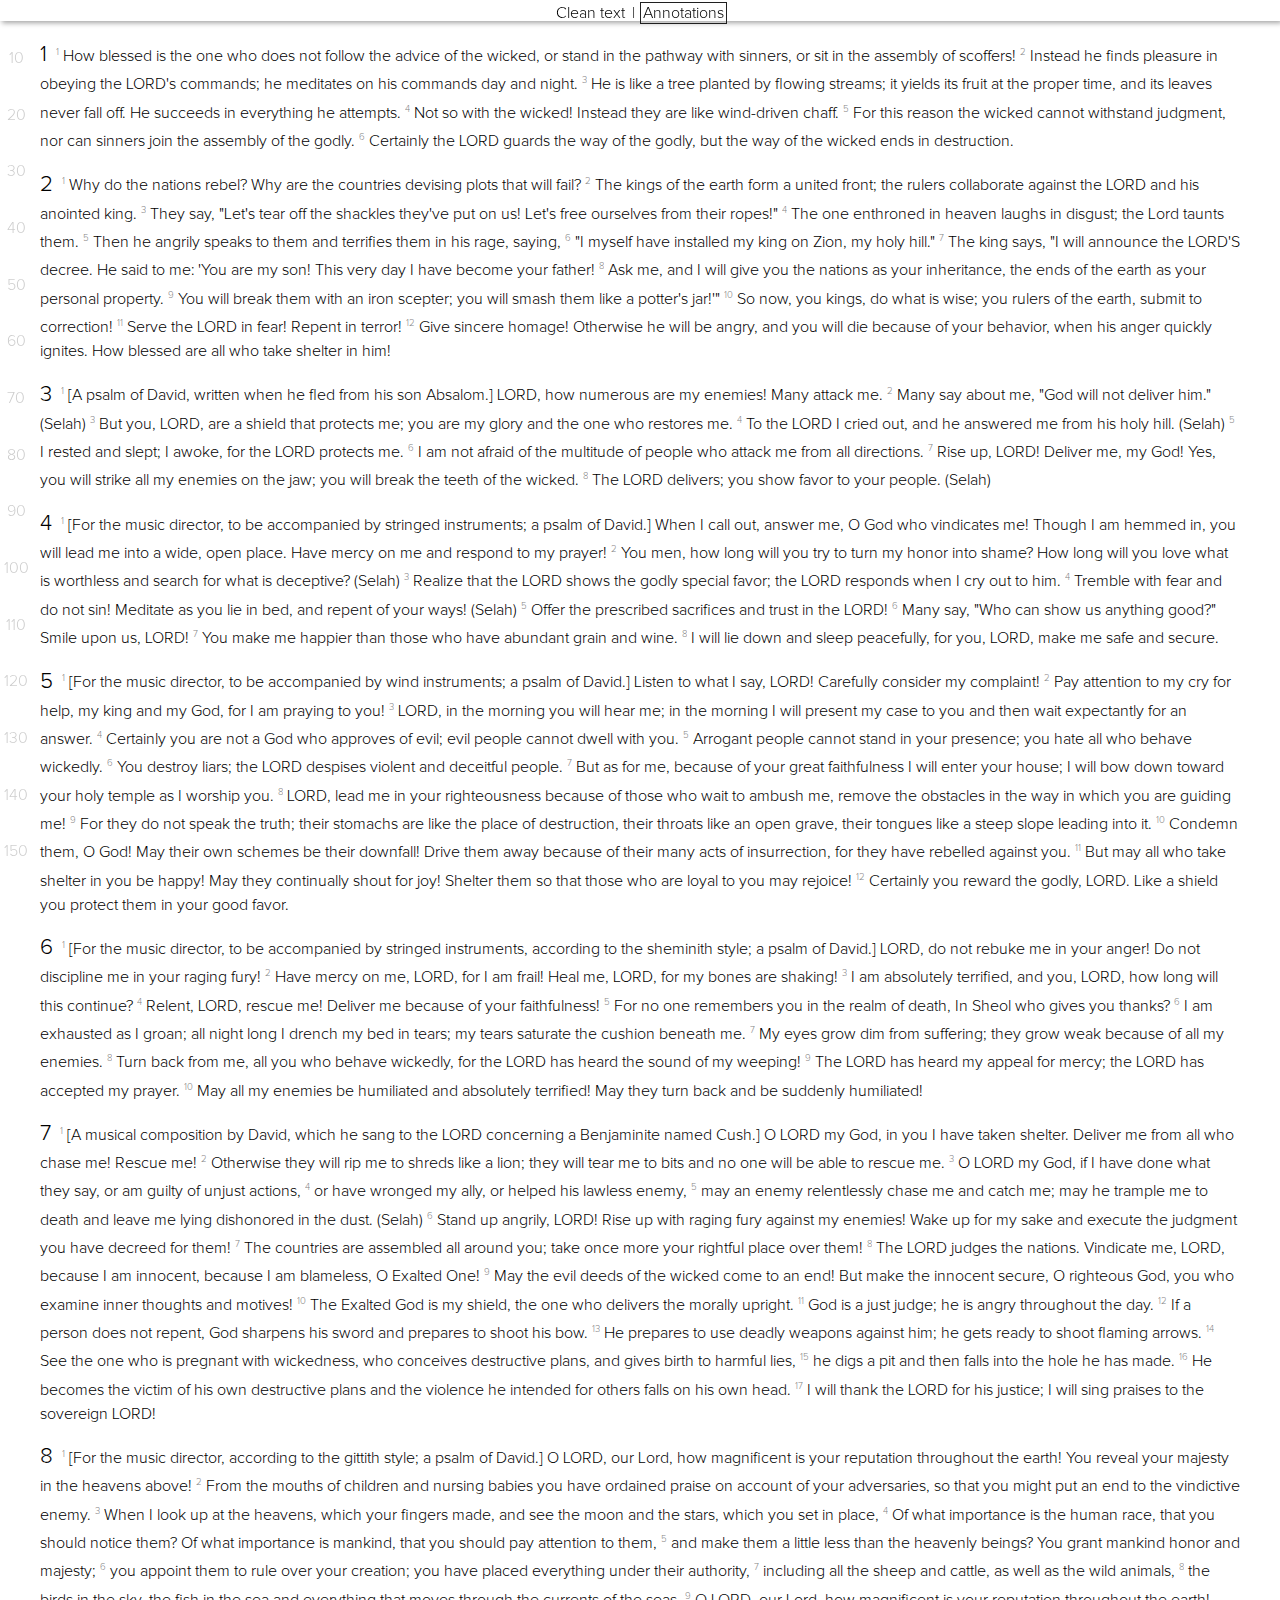
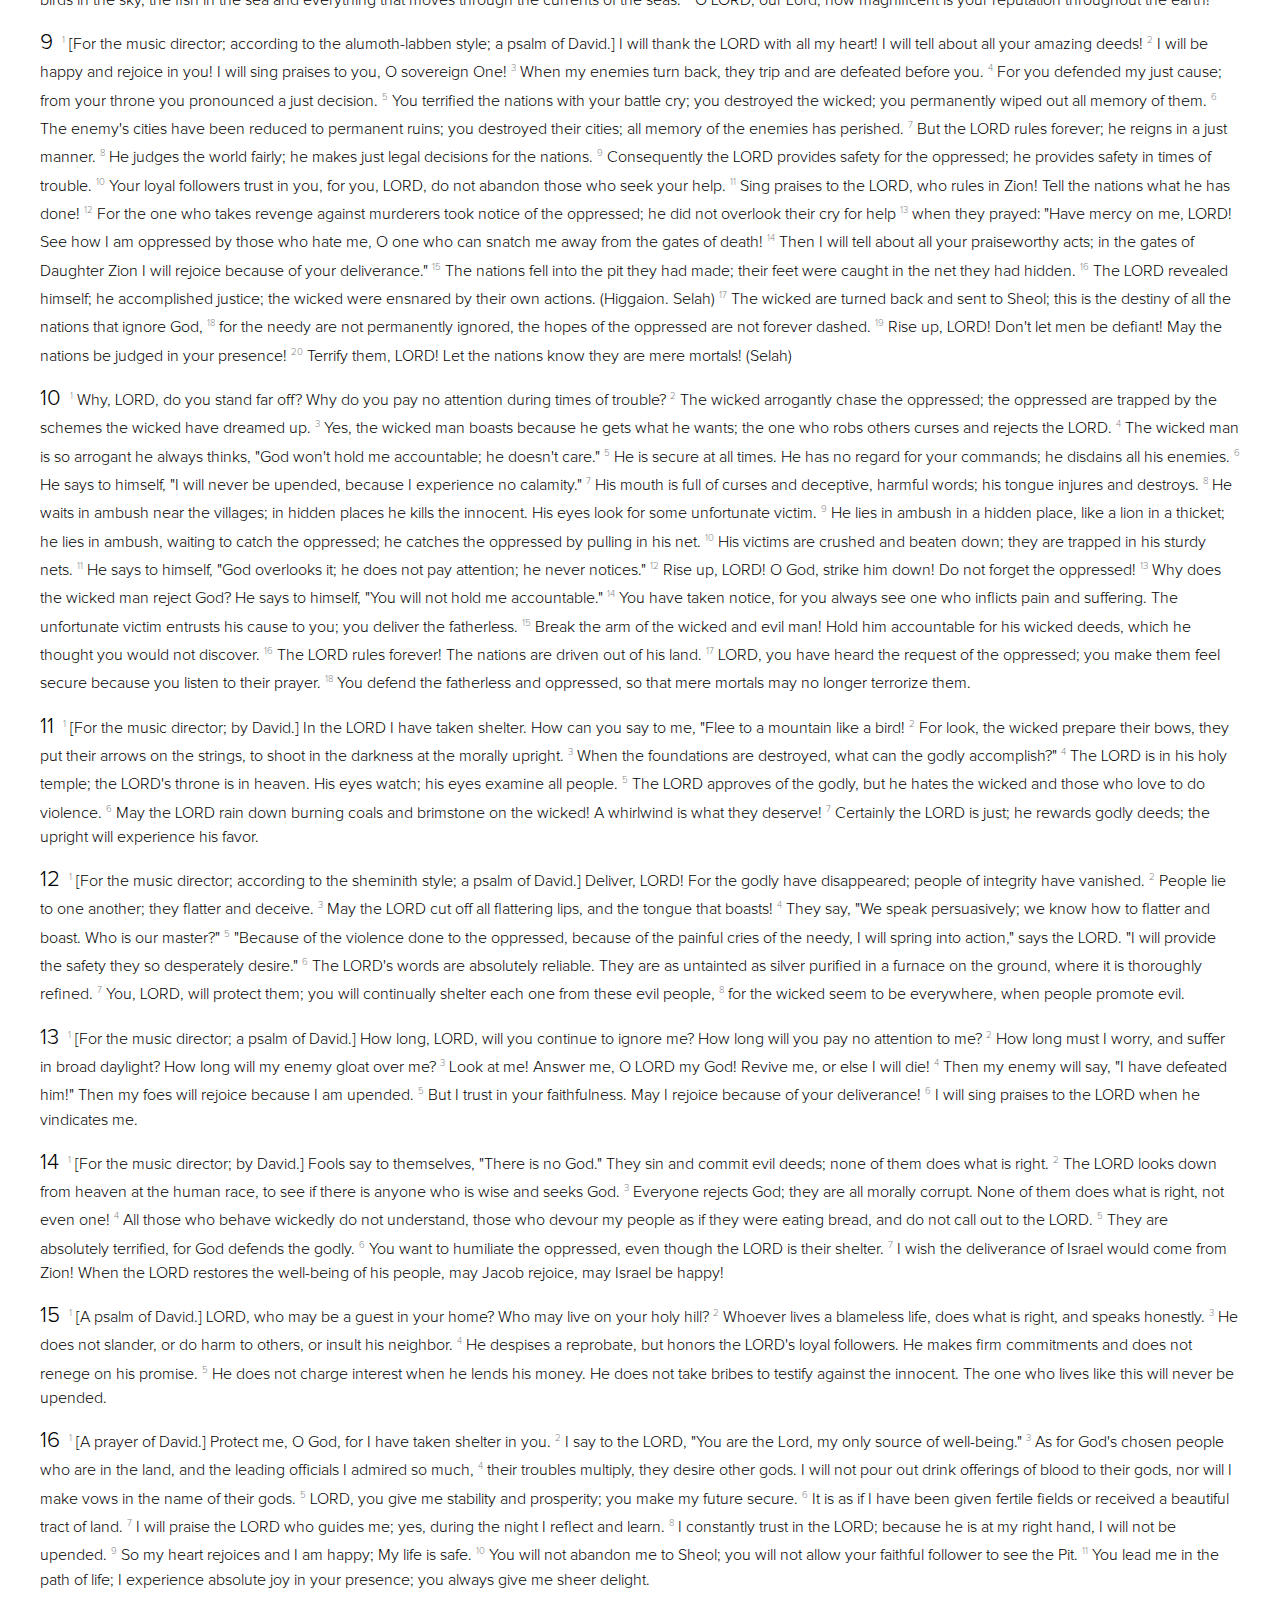
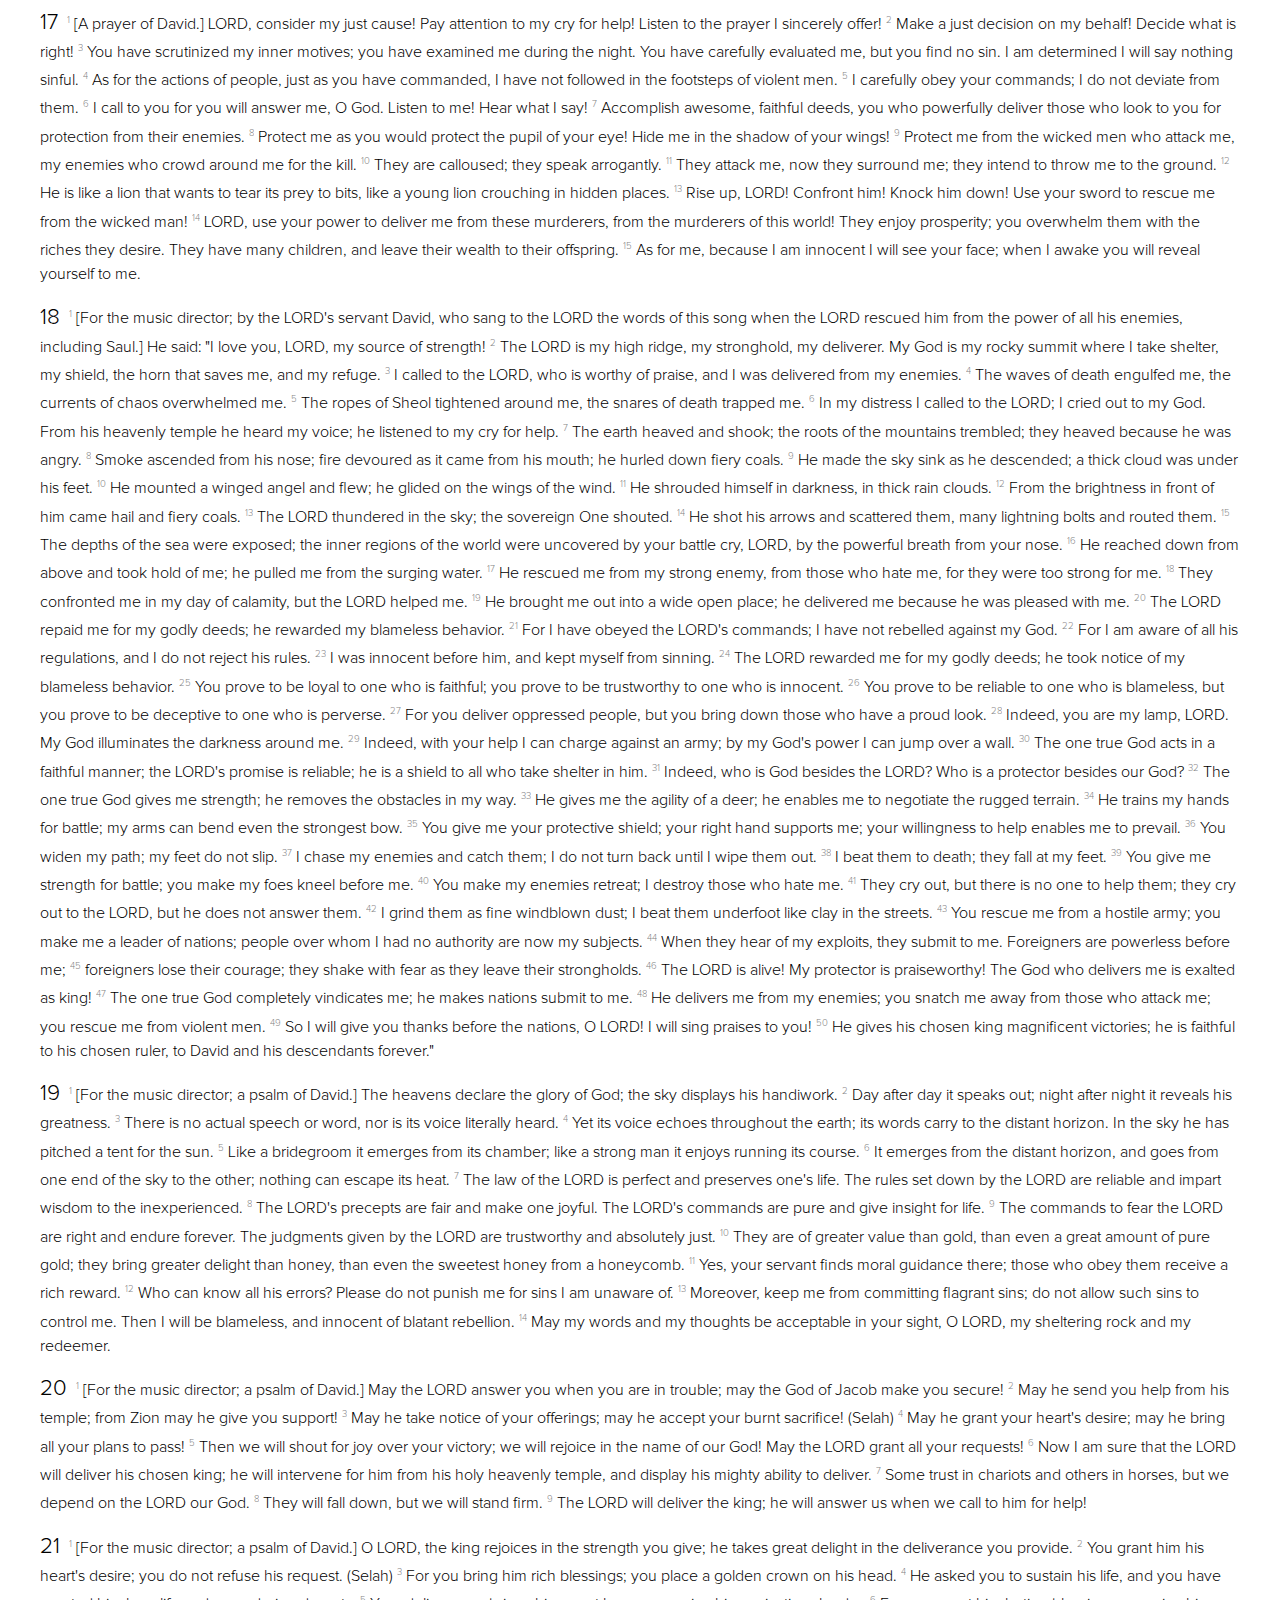
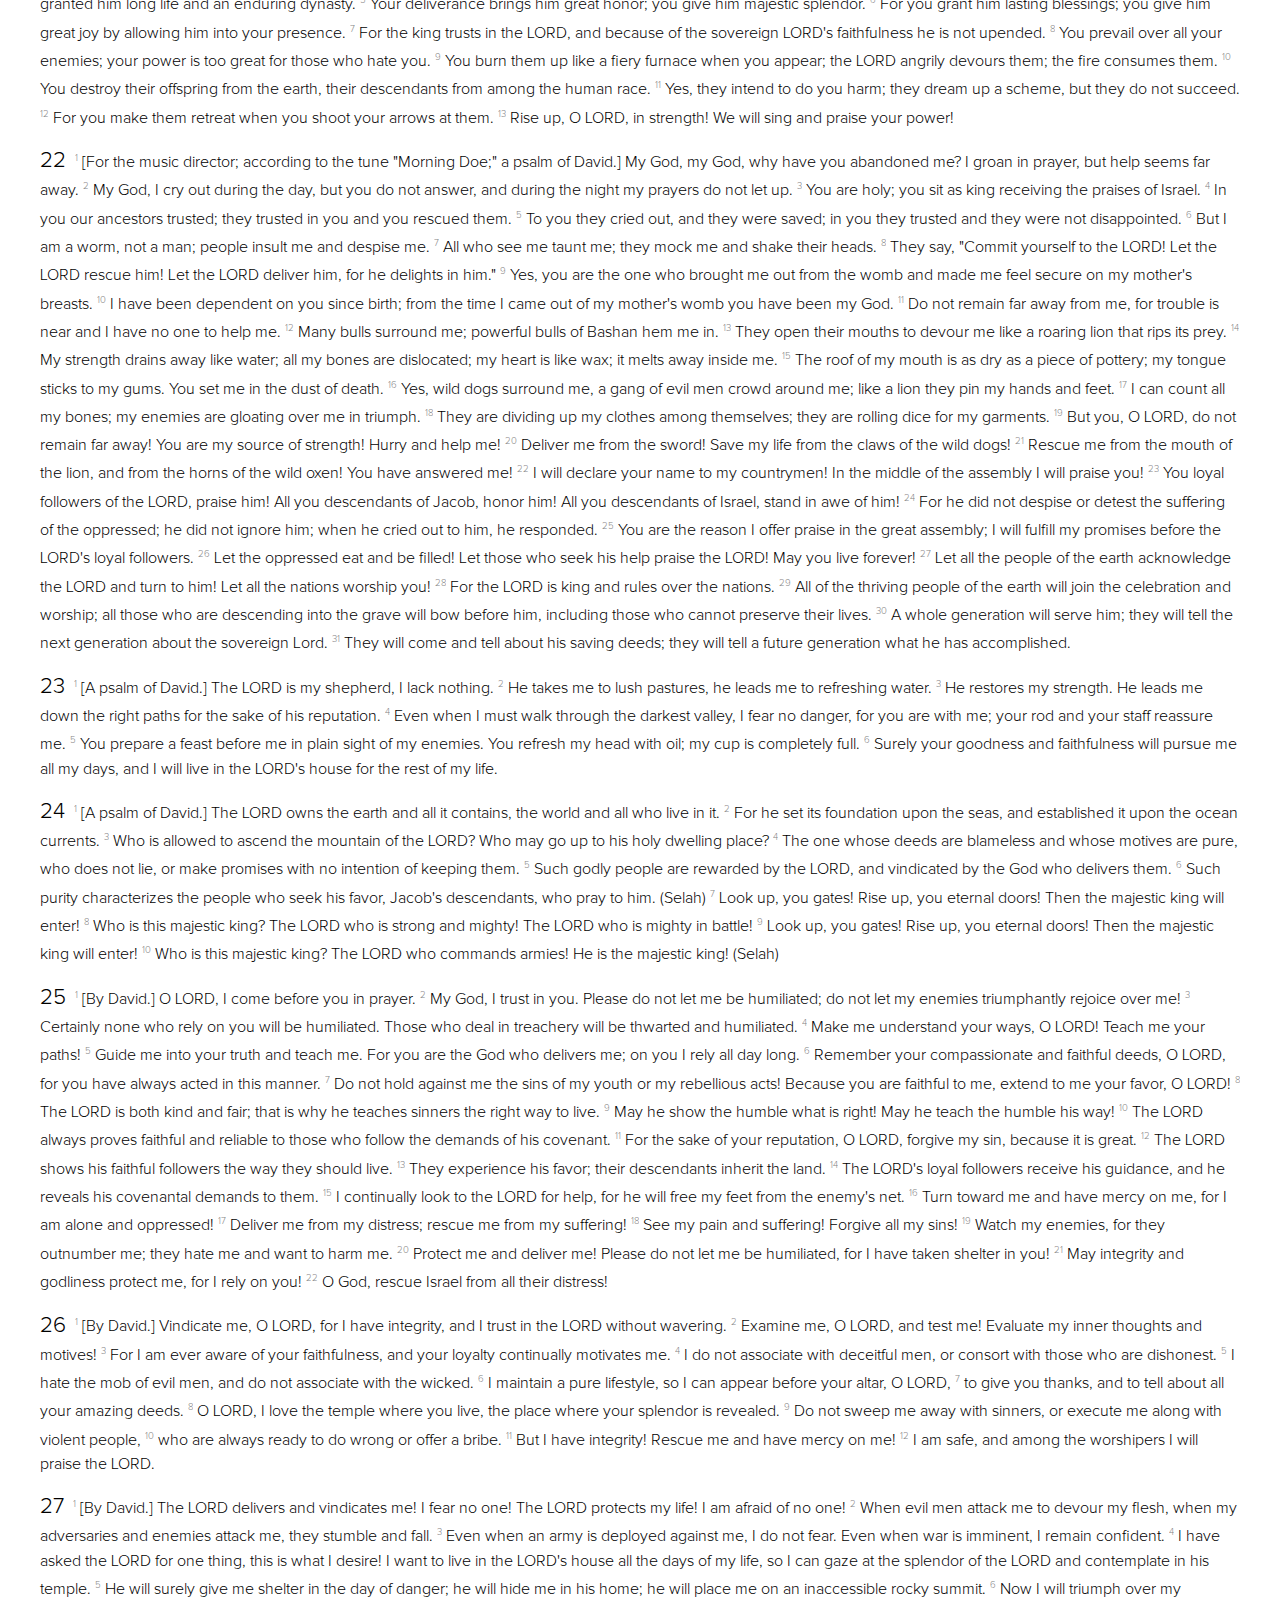
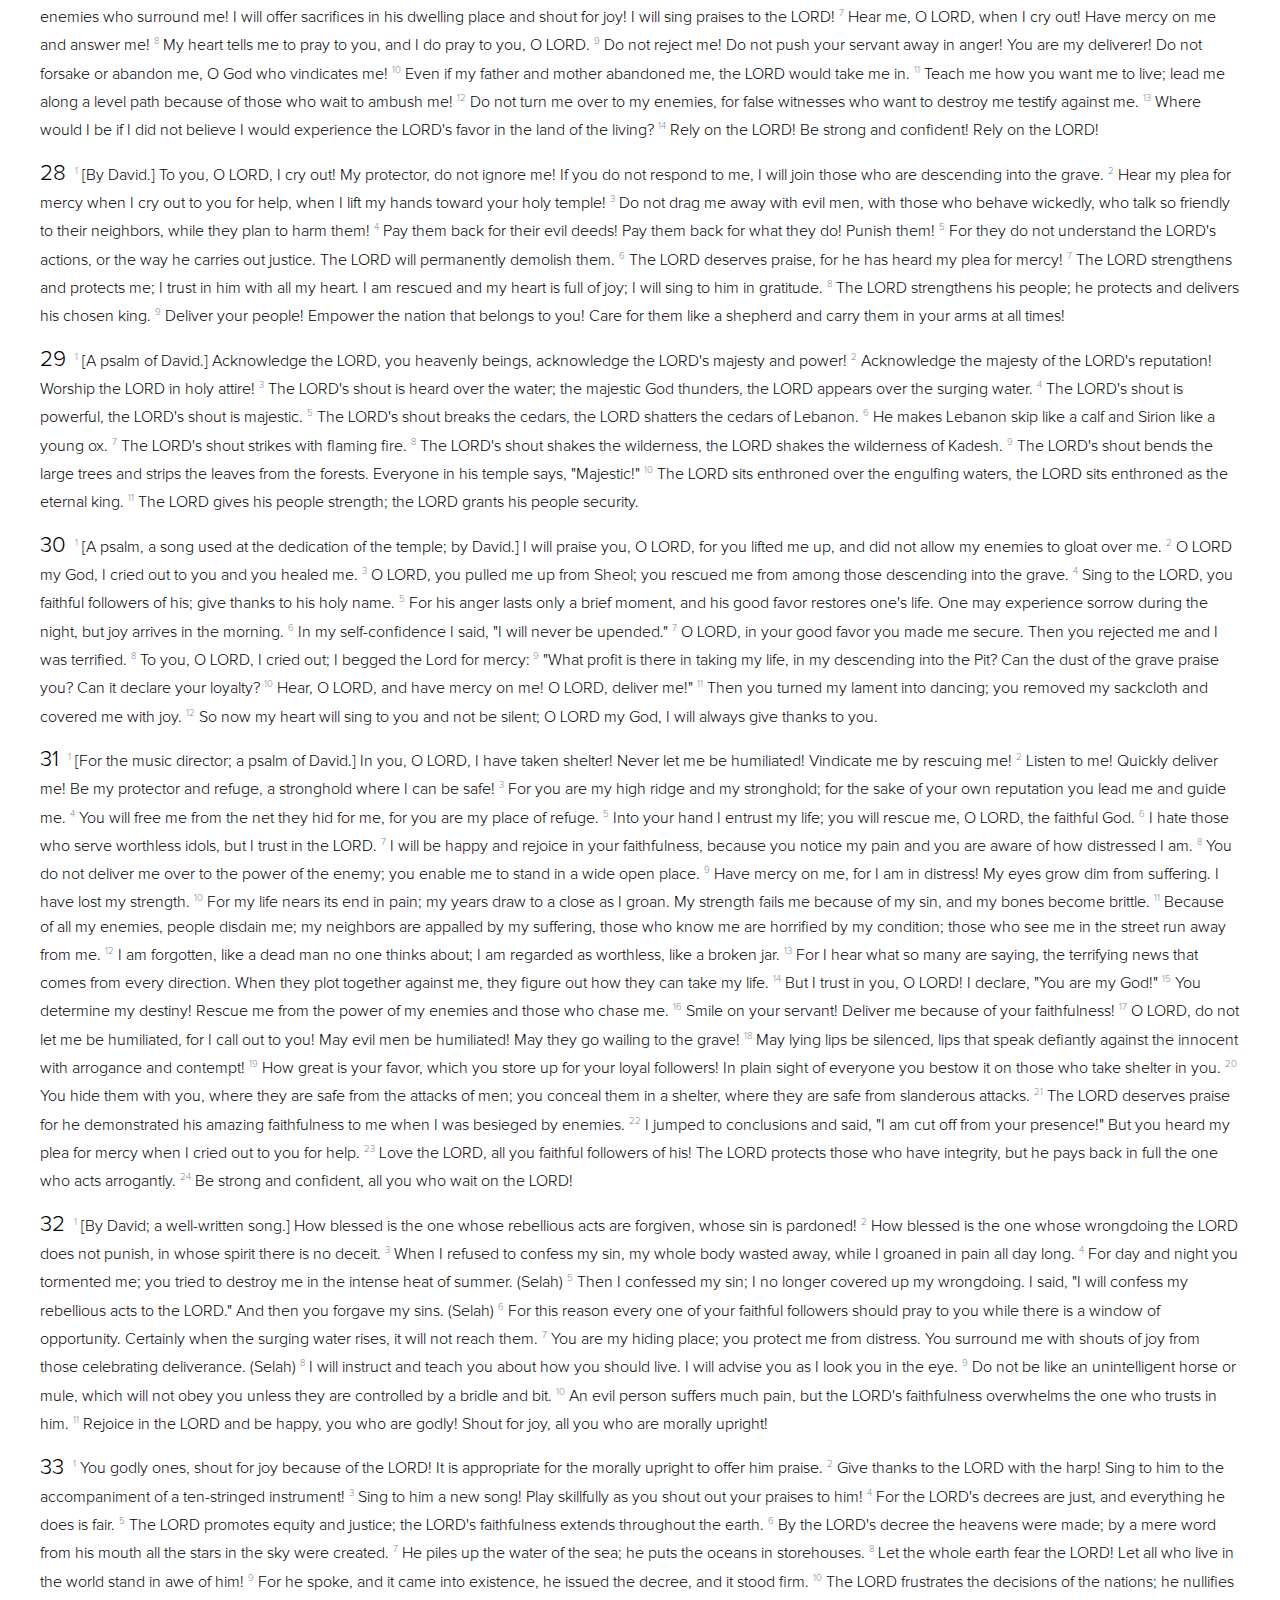
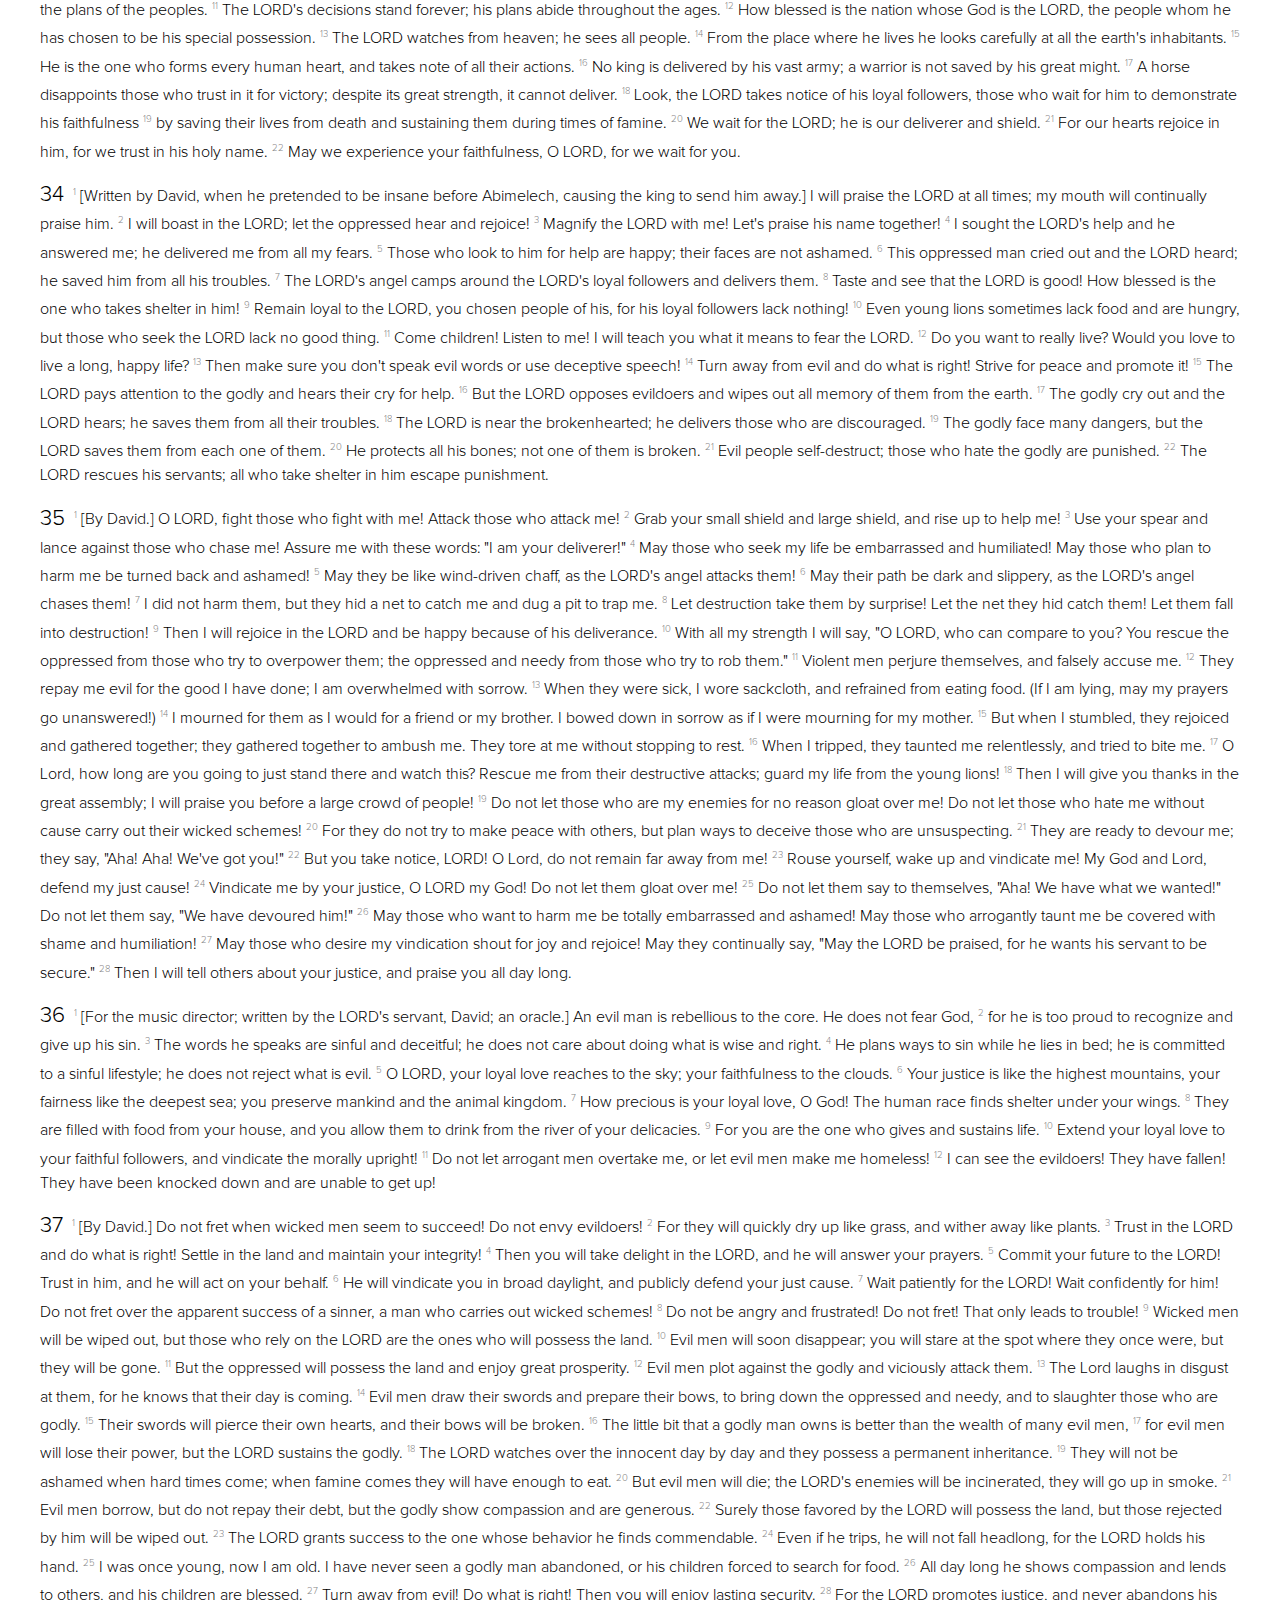
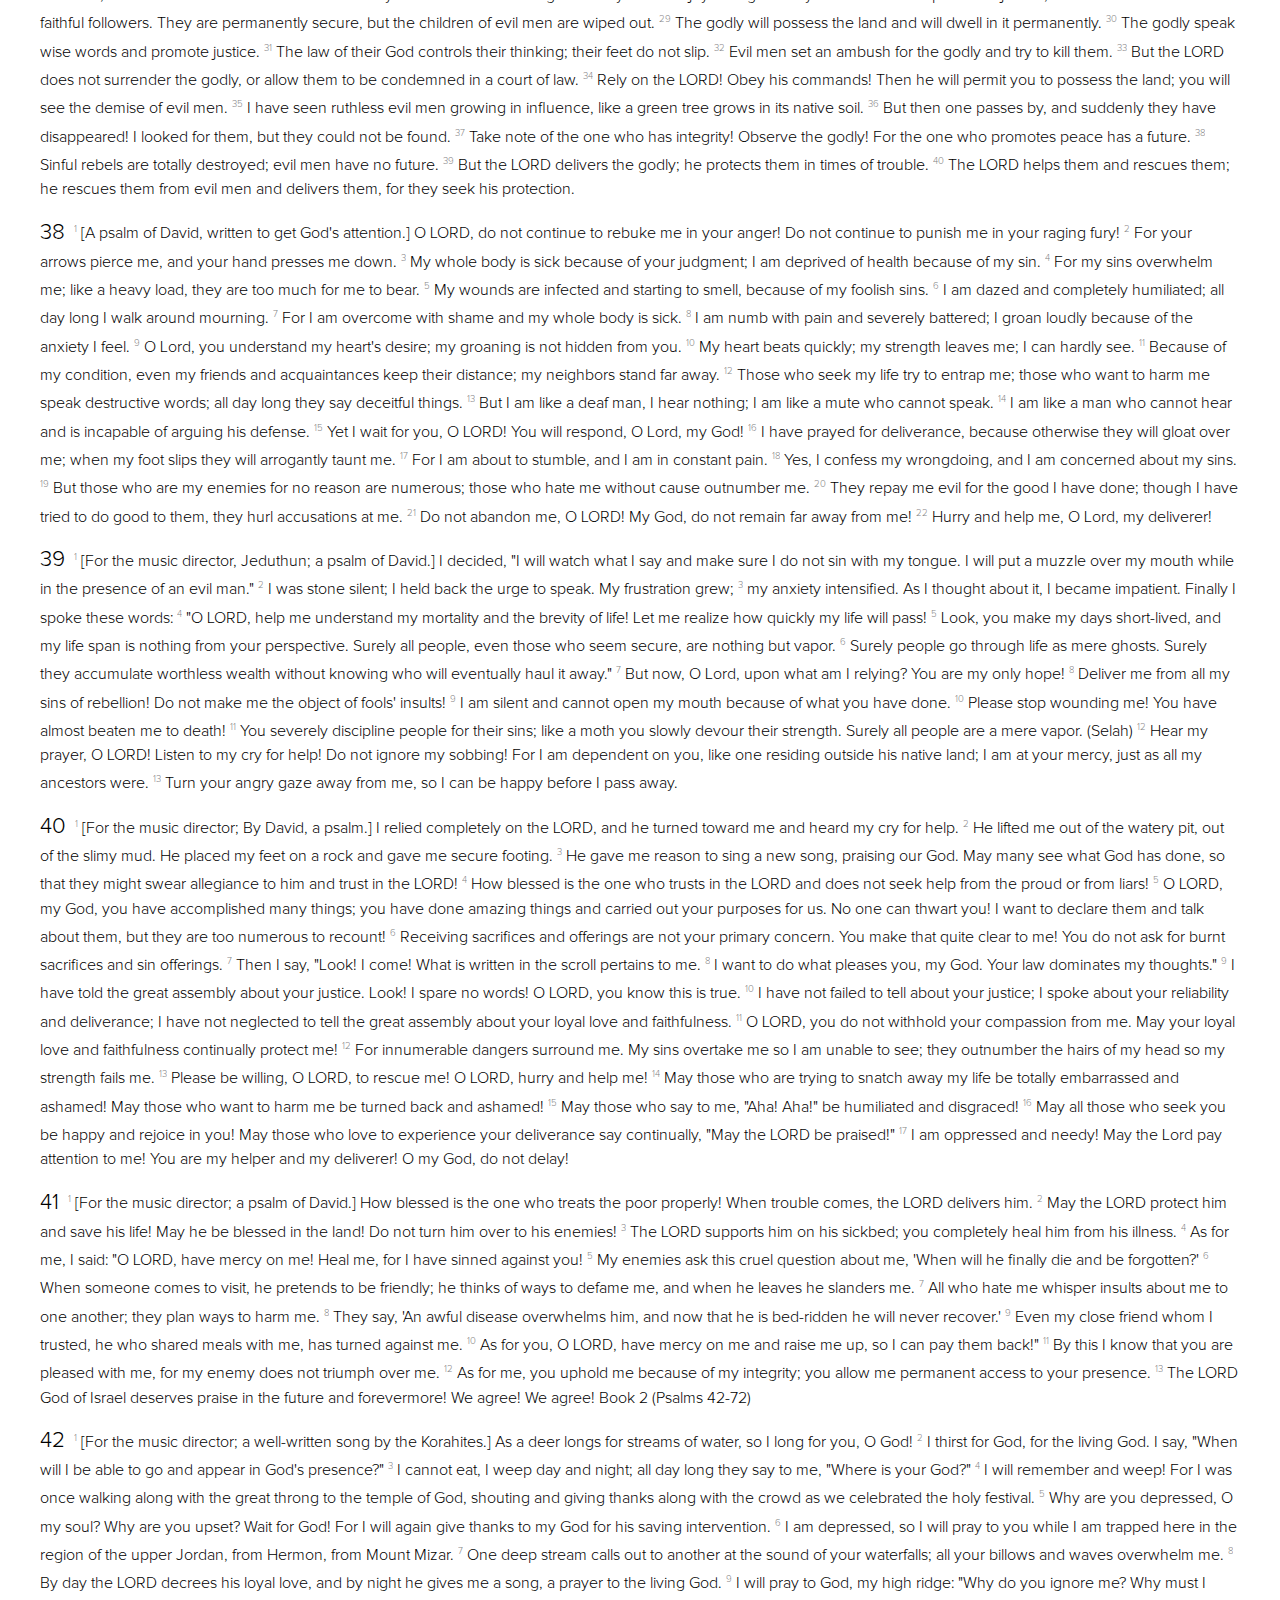
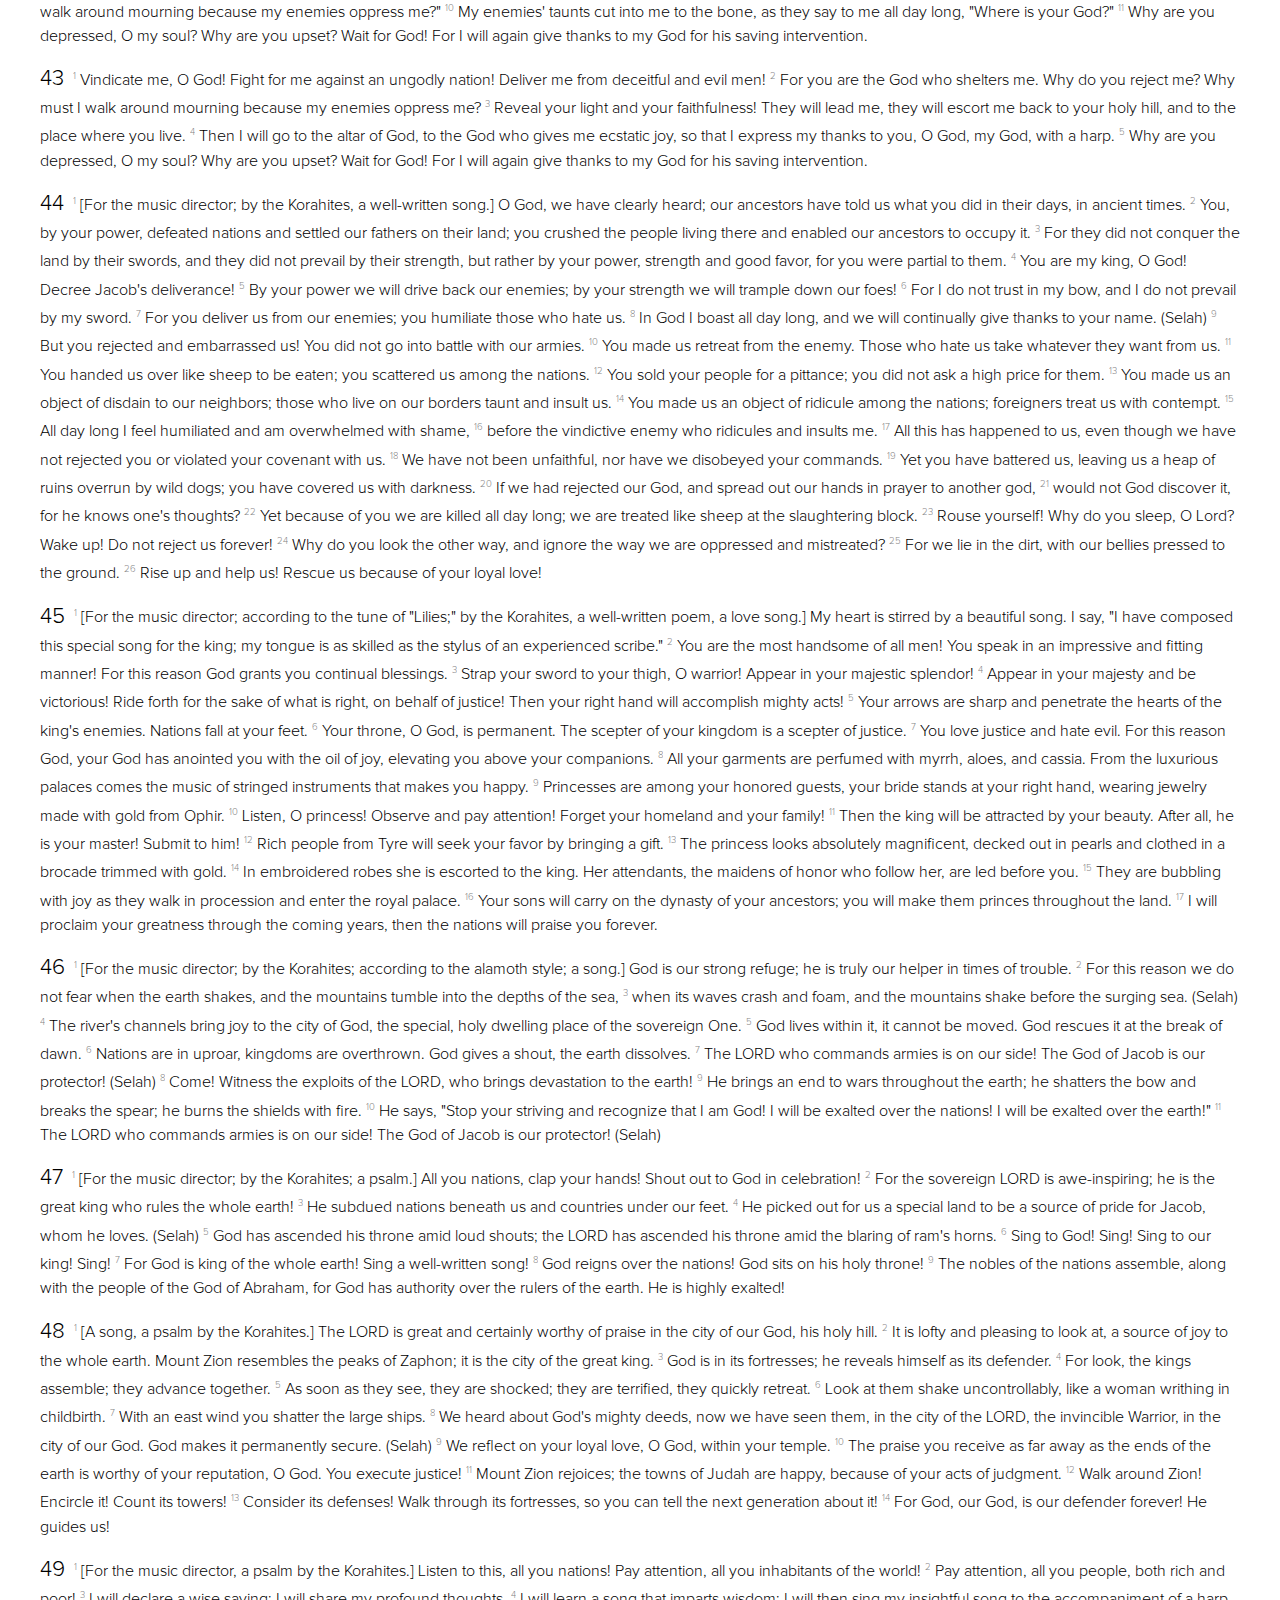
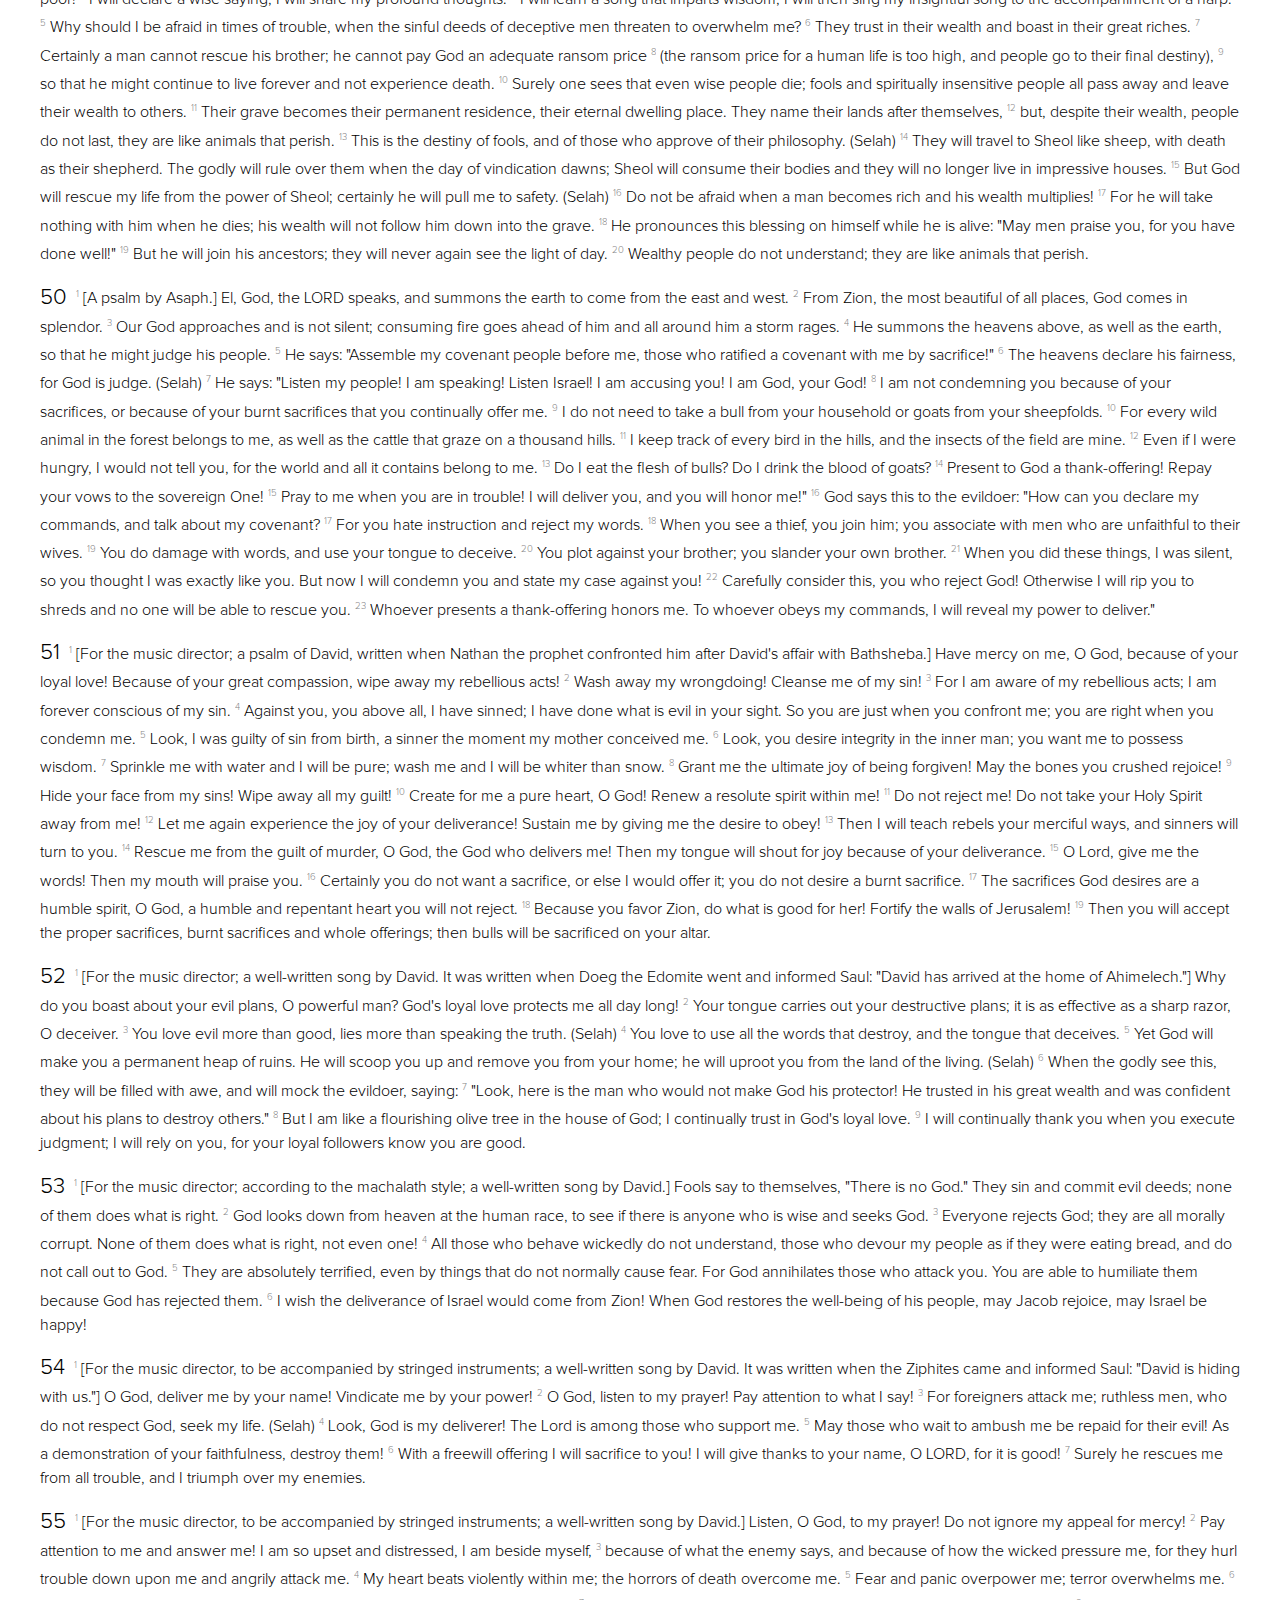
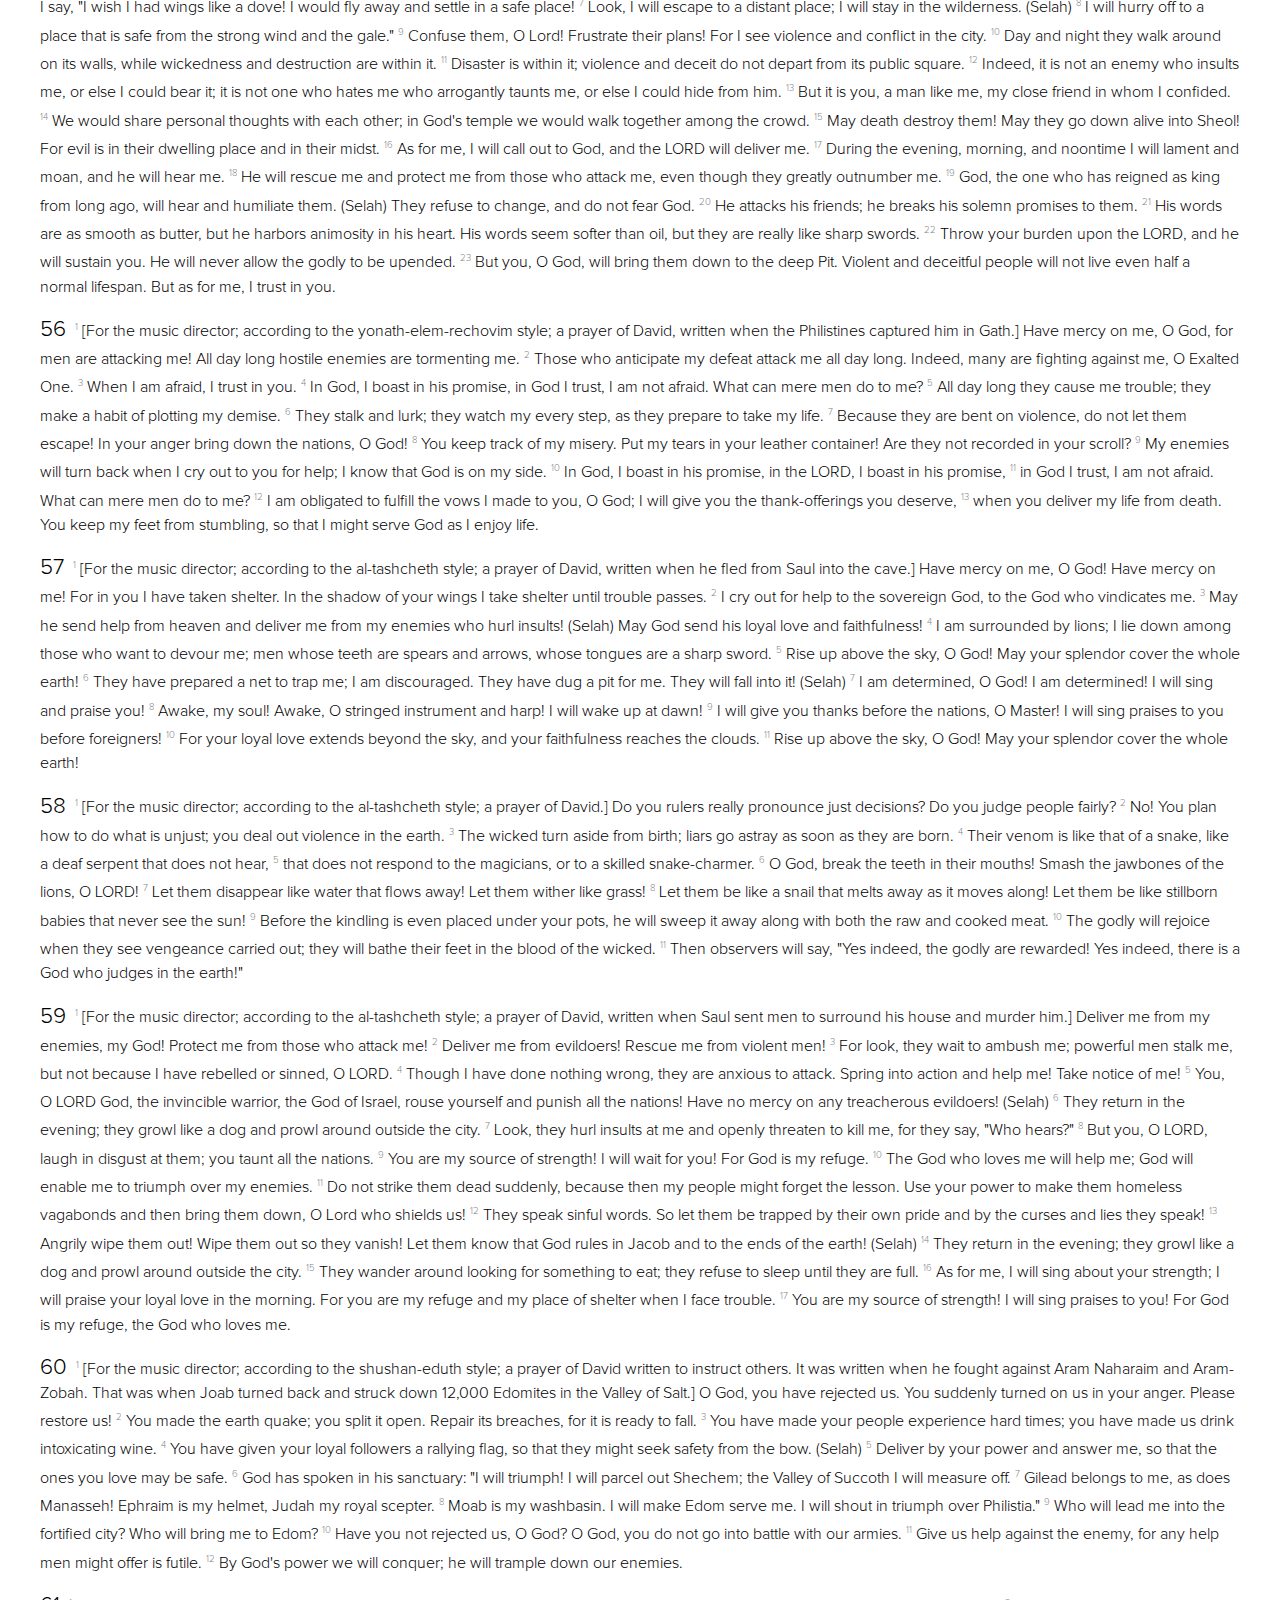
<file: Psalms.html>
<!DOCTYPE html>
<html>
  <head>
    <meta name="generator"
    content="HTML Tidy for HTML5 (experimental) for Windows https://github.com/w3c/tidy-html5/tree/c63cc39" />
    <title>Psalm</title>
    <meta charset="UTF-8" />
    <meta content="text/html; charset=utf-8" http-equiv="Content-Type" />
    <meta charset="UTF-8" />
    <meta content="text/html; charset=utf-8" http-equiv="Content-Type" />
    <link rel="stylesheet" type="text/css" href="res/style.css" />
    <script src="res/jquery-1.11.3.min.js"></script>
    <script src="res/script.js"></script>
  </head>
  <body>
    <div id="sidebar">
      <div>10</div>
      <div>20</div>
      <div>30</div>
      <div>40</div>
      <div>50</div>
      <div>60</div>
      <div>70</div>
      <div>80</div>
      <div>90</div>
      <div>100</div>
      <div>110</div>
      <div>120</div>
      <div>130</div>
      <div>140</div>
      <div>150</div>
    </div>
    <nav>
    <span>Clean text</span> | 
    <span class="filterselected">Annotations</span></nav>
    <section id="TextSection">
      <p>
      <a class="ch">1</a>
      <sup>1</sup> How blessed is the one who does not follow the advice of the wicked, or stand in the pathway with sinners, or
      sit in the assembly of scoffers!
      <sup>2</sup> Instead he finds pleasure in obeying the LORD&#39;s commands; he meditates on his commands day and night.
      <sup>3</sup> He is like a tree planted by flowing streams; it yields its fruit at the proper time, and its leaves never fall
      off. He succeeds in everything he attempts.
      <sup>4</sup> Not so with the wicked! Instead they are like wind-driven chaff.
      <sup>5</sup> For this reason the wicked cannot withstand judgment, nor can sinners join the assembly of the godly.
      <sup>6</sup> Certainly the LORD guards the way of the godly, but the way of the wicked ends in destruction.</p>
      <p>
      <a class="ch">2</a>
      <sup>1</sup> Why do the nations rebel? Why are the countries devising plots that will fail?
      <sup>2</sup> The kings of the earth form a united front; the rulers collaborate against the LORD and his anointed king.
      <sup>3</sup> They say, &quot;Let&#39;s tear off the shackles they&#39;ve put on us! Let&#39;s free ourselves from their
      ropes!&quot;
      <sup>4</sup> The one enthroned in heaven laughs in disgust; the Lord taunts them.
      <sup>5</sup> Then he angrily speaks to them and terrifies them in his rage, saying,
      <sup>6</sup> &quot;I myself have installed my king on Zion, my holy hill.&quot;
      <sup>7</sup> The king says, &quot;I will announce the LORD&#39;S decree. He said to me: &#39;You are my son! This very day I
      have become your father!
      <sup>8</sup> Ask me, and I will give you the nations as your inheritance, the ends of the earth as your personal property.
      <sup>9</sup> You will break them with an iron scepter; you will smash them like a potter&#39;s jar!&#39;&quot;
      <sup>10</sup> So now, you kings, do what is wise; you rulers of the earth, submit to correction!
      <sup>11</sup> Serve the LORD in fear! Repent in terror!
      <sup>12</sup> Give sincere homage! Otherwise he will be angry, and you will die because of your behavior, when his anger
      quickly ignites. How blessed are all who take shelter in him!</p>
      <p>
      <a class="ch">3</a>
      <sup>1</sup> [A psalm of David, written when he fled from his son Absalom.] LORD, how numerous are my enemies! Many attack
      me.
      <sup>2</sup> Many say about me, &quot;God will not deliver him.&quot; (Selah)
      <sup>3</sup> But you, LORD, are a shield that protects me; you are my glory and the one who restores me.
      <sup>4</sup> To the LORD I cried out, and he answered me from his holy hill. (Selah)
      <sup>5</sup> I rested and slept; I awoke, for the LORD protects me.
      <sup>6</sup> I am not afraid of the multitude of people who attack me from all directions.
      <sup>7</sup> Rise up, LORD! Deliver me, my God! Yes, you will strike all my enemies on the jaw; you will break the teeth of
      the wicked.
      <sup>8</sup> The LORD delivers; you show favor to your people. (Selah)</p>
      <p>
      <a class="ch">4</a>
      <sup>1</sup> [For the music director, to be accompanied by stringed instruments; a psalm of David.] When I call out, answer
      me, O God who vindicates me! Though I am hemmed in, you will lead me into a wide, open place. Have mercy on me and respond to
      my prayer!
      <sup>2</sup> You men, how long will you try to turn my honor into shame? How long will you love what is worthless and search
      for what is deceptive? (Selah)
      <sup>3</sup> Realize that the LORD shows the godly special favor; the LORD responds when I cry out to him.
      <sup>4</sup> Tremble with fear and do not sin! Meditate as you lie in bed, and repent of your ways! (Selah)
      <sup>5</sup> Offer the prescribed sacrifices and trust in the LORD!
      <sup>6</sup> Many say, &quot;Who can show us anything good?&quot; Smile upon us, LORD!
      <sup>7</sup> You make me happier than those who have abundant grain and wine.
      <sup>8</sup> I will lie down and sleep peacefully, for you, LORD, make me safe and secure.</p>
      <p>
      <a class="ch">5</a>
      <sup>1</sup> [For the music director, to be accompanied by wind instruments; a psalm of David.] Listen to what I say, LORD!
      Carefully consider my complaint!
      <sup>2</sup> Pay attention to my cry for help, my king and my God, for I am praying to you!
      <sup>3</sup> LORD, in the morning you will hear me; in the morning I will present my case to you and then wait expectantly
      for an answer.
      <sup>4</sup> Certainly you are not a God who approves of evil; evil people cannot dwell with you.
      <sup>5</sup> Arrogant people cannot stand in your presence; you hate all who behave wickedly.
      <sup>6</sup> You destroy liars; the LORD despises violent and deceitful people.
      <sup>7</sup> But as for me, because of your great faithfulness I will enter your house; I will bow down toward your holy
      temple as I worship you.
      <sup>8</sup> LORD, lead me in your righteousness because of those who wait to ambush me, remove the obstacles in the way in
      which you are guiding me!
      <sup>9</sup> For they do not speak the truth; their stomachs are like the place of destruction, their throats like an open
      grave, their tongues like a steep slope leading into it.
      <sup>10</sup> Condemn them, O God! May their own schemes be their downfall! Drive them away because of their many acts of
      insurrection, for they have rebelled against you.
      <sup>11</sup> But may all who take shelter in you be happy! May they continually shout for joy! Shelter them so that those
      who are loyal to you may rejoice!
      <sup>12</sup> Certainly you reward the godly, LORD. Like a shield you protect them in your good favor.</p>
      <p>
      <a class="ch">6</a>
      <sup>1</sup> [For the music director, to be accompanied by stringed instruments, according to the sheminith style; a psalm of
      David.] LORD, do not rebuke me in your anger! Do not discipline me in your raging fury!
      <sup>2</sup> Have mercy on me, LORD, for I am frail! Heal me, LORD, for my bones are shaking!
      <sup>3</sup> I am absolutely terrified, and you, LORD, how long will this continue?
      <sup>4</sup> Relent, LORD, rescue me! Deliver me because of your faithfulness!
      <sup>5</sup> For no one remembers you in the realm of death, In Sheol who gives you thanks?
      <sup>6</sup> I am exhausted as I groan; all night long I drench my bed in tears; my tears saturate the cushion beneath me.
      <sup>7</sup> My eyes grow dim from suffering; they grow weak because of all my enemies.
      <sup>8</sup> Turn back from me, all you who behave wickedly, for the LORD has heard the sound of my weeping!
      <sup>9</sup> The LORD has heard my appeal for mercy; the LORD has accepted my prayer.
      <sup>10</sup> May all my enemies be humiliated and absolutely terrified! May they turn back and be suddenly humiliated!</p>
      <p>
      <a class="ch">7</a>
      <sup>1</sup> [A musical composition by David, which he sang to the LORD concerning a Benjaminite named Cush.] O LORD my God,
      in you I have taken shelter. Deliver me from all who chase me! Rescue me!
      <sup>2</sup> Otherwise they will rip me to shreds like a lion; they will tear me to bits and no one will be able to rescue
      me.
      <sup>3</sup> O LORD my God, if I have done what they say, or am guilty of unjust actions,
      <sup>4</sup> or have wronged my ally, or helped his lawless enemy,
      <sup>5</sup> may an enemy relentlessly chase me and catch me; may he trample me to death and leave me lying dishonored in the
      dust. (Selah)
      <sup>6</sup> Stand up angrily, LORD! Rise up with raging fury against my enemies! Wake up for my sake and execute the
      judgment you have decreed for them!
      <sup>7</sup> The countries are assembled all around you; take once more your rightful place over them!
      <sup>8</sup> The LORD judges the nations. Vindicate me, LORD, because I am innocent, because I am blameless, O Exalted One!
      <sup>9</sup> May the evil deeds of the wicked come to an end! But make the innocent secure, O righteous God, you who examine
      inner thoughts and motives!
      <sup>10</sup> The Exalted God is my shield, the one who delivers the morally upright.
      <sup>11</sup> God is a just judge; he is angry throughout the day.
      <sup>12</sup> If a person does not repent, God sharpens his sword and prepares to shoot his bow.
      <sup>13</sup> He prepares to use deadly weapons against him; he gets ready to shoot flaming arrows.
      <sup>14</sup> See the one who is pregnant with wickedness, who conceives destructive plans, and gives birth to harmful lies,
      <sup>15</sup> he digs a pit and then falls into the hole he has made.
      <sup>16</sup> He becomes the victim of his own destructive plans and the violence he intended for others falls on his own
      head.
      <sup>17</sup> I will thank the LORD for his justice; I will sing praises to the sovereign LORD!</p>
      <p>
      <a class="ch">8</a>
      <sup>1</sup> [For the music director, according to the gittith style; a psalm of David.] O LORD, our Lord, how magnificent is
      your reputation throughout the earth! You reveal your majesty in the heavens above!
      <sup>2</sup> From the mouths of children and nursing babies you have ordained praise on account of your adversaries, so that
      you might put an end to the vindictive enemy.
      <sup>3</sup> When I look up at the heavens, which your fingers made, and see the moon and the stars, which you set in place,
      <sup>4</sup> Of what importance is the human race, that you should notice them? Of what importance is mankind, that you
      should pay attention to them,
      <sup>5</sup> and make them a little less than the heavenly beings? You grant mankind honor and majesty;
      <sup>6</sup> you appoint them to rule over your creation; you have placed everything under their authority,
      <sup>7</sup> including all the sheep and cattle, as well as the wild animals,
      <sup>8</sup> the birds in the sky, the fish in the sea and everything that moves through the currents of the seas.
      <sup>9</sup> O LORD, our Lord, how magnificent is your reputation throughout the earth!</p>
      <p>
      <a class="ch">9</a>
      <sup>1</sup> [For the music director; according to the alumoth-labben style; a psalm of David.] I will thank the LORD with
      all my heart! I will tell about all your amazing deeds!
      <sup>2</sup> I will be happy and rejoice in you! I will sing praises to you, O sovereign One!
      <sup>3</sup> When my enemies turn back, they trip and are defeated before you.
      <sup>4</sup> For you defended my just cause; from your throne you pronounced a just decision.
      <sup>5</sup> You terrified the nations with your battle cry; you destroyed the wicked; you permanently wiped out all memory
      of them.
      <sup>6</sup> The enemy&#39;s cities have been reduced to permanent ruins; you destroyed their cities; all memory of the
      enemies has perished.
      <sup>7</sup> But the LORD rules forever; he reigns in a just manner.
      <sup>8</sup> He judges the world fairly; he makes just legal decisions for the nations.
      <sup>9</sup> Consequently the LORD provides safety for the oppressed; he provides safety in times of trouble.
      <sup>10</sup> Your loyal followers trust in you, for you, LORD, do not abandon those who seek your help.
      <sup>11</sup> Sing praises to the LORD, who rules in Zion! Tell the nations what he has done!
      <sup>12</sup> For the one who takes revenge against murderers took notice of the oppressed; he did not overlook their cry for
      help
      <sup>13</sup> when they prayed: &quot;Have mercy on me, LORD! See how I am oppressed by those who hate me, O one who can
      snatch me away from the gates of death!
      <sup>14</sup> Then I will tell about all your praiseworthy acts; in the gates of Daughter Zion I will rejoice because of your
      deliverance.&quot;
      <sup>15</sup> The nations fell into the pit they had made; their feet were caught in the net they had hidden.
      <sup>16</sup> The LORD revealed himself; he accomplished justice; the wicked were ensnared by their own actions. (Higgaion.
      Selah)
      <sup>17</sup> The wicked are turned back and sent to Sheol; this is the destiny of all the nations that ignore God,
      <sup>18</sup> for the needy are not permanently ignored, the hopes of the oppressed are not forever dashed.
      <sup>19</sup> Rise up, LORD! Don&#39;t let men be defiant! May the nations be judged in your presence!
      <sup>20</sup> Terrify them, LORD! Let the nations know they are mere mortals! (Selah)</p>
      <p>
      <a class="ch">10</a>
      <sup>1</sup> Why, LORD, do you stand far off? Why do you pay no attention during times of trouble?
      <sup>2</sup> The wicked arrogantly chase the oppressed; the oppressed are trapped by the schemes the wicked have dreamed up.
      <sup>3</sup> Yes, the wicked man boasts because he gets what he wants; the one who robs others curses and rejects the LORD.
      <sup>4</sup> The wicked man is so arrogant he always thinks, &quot;God won&#39;t hold me accountable; he doesn&#39;t
      care.&quot;
      <sup>5</sup> He is secure at all times. He has no regard for your commands; he disdains all his enemies.
      <sup>6</sup> He says to himself, &quot;I will never be upended, because I experience no calamity.&quot;
      <sup>7</sup> His mouth is full of curses and deceptive, harmful words; his tongue injures and destroys.
      <sup>8</sup> He waits in ambush near the villages; in hidden places he kills the innocent. His eyes look for some unfortunate
      victim.
      <sup>9</sup> He lies in ambush in a hidden place, like a lion in a thicket; he lies in ambush, waiting to catch the
      oppressed; he catches the oppressed by pulling in his net.
      <sup>10</sup> His victims are crushed and beaten down; they are trapped in his sturdy nets.
      <sup>11</sup> He says to himself, &quot;God overlooks it; he does not pay attention; he never notices.&quot;
      <sup>12</sup> Rise up, LORD! O God, strike him down! Do not forget the oppressed!
      <sup>13</sup> Why does the wicked man reject God? He says to himself, &quot;You will not hold me accountable.&quot;
      <sup>14</sup> You have taken notice, for you always see one who inflicts pain and suffering. The unfortunate victim entrusts
      his cause to you; you deliver the fatherless.
      <sup>15</sup> Break the arm of the wicked and evil man! Hold him accountable for his wicked deeds, which he thought you would
      not discover.
      <sup>16</sup> The LORD rules forever! The nations are driven out of his land.
      <sup>17</sup> LORD, you have heard the request of the oppressed; you make them feel secure because you listen to their
      prayer.
      <sup>18</sup> You defend the fatherless and oppressed, so that mere mortals may no longer terrorize them.</p>
      <p>
      <a class="ch">11</a>
      <sup>1</sup> [For the music director; by David.] In the LORD I have taken shelter. How can you say to me, &quot;Flee to a
      mountain like a bird!
      <sup>2</sup> For look, the wicked prepare their bows, they put their arrows on the strings, to shoot in the darkness at the
      morally upright.
      <sup>3</sup> When the foundations are destroyed, what can the godly accomplish?&quot;
      <sup>4</sup> The LORD is in his holy temple; the LORD&#39;s throne is in heaven. His eyes watch; his eyes examine all people.
      <sup>5</sup> The LORD approves of the godly, but he hates the wicked and those who love to do violence.
      <sup>6</sup> May the LORD rain down burning coals and brimstone on the wicked! A whirlwind is what they deserve!
      <sup>7</sup> Certainly the LORD is just; he rewards godly deeds; the upright will experience his favor.</p>
      <p>
      <a class="ch">12</a>
      <sup>1</sup> [For the music director; according to the sheminith style; a psalm of David.] Deliver, LORD! For the godly have
      disappeared; people of integrity have vanished.
      <sup>2</sup> People lie to one another; they flatter and deceive.
      <sup>3</sup> May the LORD cut off all flattering lips, and the tongue that boasts!
      <sup>4</sup> They say, &quot;We speak persuasively; we know how to flatter and boast. Who is our master?&quot;
      <sup>5</sup> &quot;Because of the violence done to the oppressed, because of the painful cries of the needy, I will spring
      into action,&quot; says the LORD. &quot;I will provide the safety they so desperately desire.&quot;
      <sup>6</sup> The LORD&#39;s words are absolutely reliable. They are as untainted as silver purified in a furnace on the
      ground, where it is thoroughly refined.
      <sup>7</sup> You, LORD, will protect them; you will continually shelter each one from these evil people,
      <sup>8</sup> for the wicked seem to be everywhere, when people promote evil.</p>
      <p>
      <a class="ch">13</a>
      <sup>1</sup> [For the music director; a psalm of David.] How long, LORD, will you continue to ignore me? How long will you
      pay no attention to me?
      <sup>2</sup> How long must I worry, and suffer in broad daylight? How long will my enemy gloat over me?
      <sup>3</sup> Look at me! Answer me, O LORD my God! Revive me, or else I will die!
      <sup>4</sup> Then my enemy will say, &quot;I have defeated him!&quot; Then my foes will rejoice because I am upended.
      <sup>5</sup> But I trust in your faithfulness. May I rejoice because of your deliverance!
      <sup>6</sup> I will sing praises to the LORD when he vindicates me.</p>
      <p>
      <a class="ch">14</a>
      <sup>1</sup> [For the music director; by David.] Fools say to themselves, &quot;There is no God.&quot; They sin and commit
      evil deeds; none of them does what is right.
      <sup>2</sup> The LORD looks down from heaven at the human race, to see if there is anyone who is wise and seeks God.
      <sup>3</sup> Everyone rejects God; they are all morally corrupt. None of them does what is right, not even one!
      <sup>4</sup> All those who behave wickedly do not understand, those who devour my people as if they were eating bread, and do
      not call out to the LORD.
      <sup>5</sup> They are absolutely terrified, for God defends the godly.
      <sup>6</sup> You want to humiliate the oppressed, even though the LORD is their shelter.
      <sup>7</sup> I wish the deliverance of Israel would come from Zion! When the LORD restores the well-being of his people, may
      Jacob rejoice, may Israel be happy!</p>
      <p>
      <a class="ch">15</a>
      <sup>1</sup> [A psalm of David.] LORD, who may be a guest in your home? Who may live on your holy hill?
      <sup>2</sup> Whoever lives a blameless life, does what is right, and speaks honestly.
      <sup>3</sup> He does not slander, or do harm to others, or insult his neighbor.
      <sup>4</sup> He despises a reprobate, but honors the LORD&#39;s loyal followers. He makes firm commitments and does not
      renege on his promise.
      <sup>5</sup> He does not charge interest when he lends his money. He does not take bribes to testify against the innocent.
      The one who lives like this will never be upended.</p>
      <p>
      <a class="ch">16</a>
      <sup>1</sup> [A prayer of David.] Protect me, O God, for I have taken shelter in you.
      <sup>2</sup> I say to the LORD, &quot;You are the Lord, my only source of well-being.&quot;
      <sup>3</sup> As for God&#39;s chosen people who are in the land, and the leading officials I admired so much,
      <sup>4</sup> their troubles multiply, they desire other gods. I will not pour out drink offerings of blood to their gods, nor
      will I make vows in the name of their gods.
      <sup>5</sup> LORD, you give me stability and prosperity; you make my future secure.
      <sup>6</sup> It is as if I have been given fertile fields or received a beautiful tract of land.
      <sup>7</sup> I will praise the LORD who guides me; yes, during the night I reflect and learn.
      <sup>8</sup> I constantly trust in the LORD; because he is at my right hand, I will not be upended.
      <sup>9</sup> So my heart rejoices and I am happy; My life is safe.
      <sup>10</sup> You will not abandon me to Sheol; you will not allow your faithful follower to see the Pit.
      <sup>11</sup> You lead me in the path of life; I experience absolute joy in your presence; you always give me sheer
      delight.</p>
      <p>
      <a class="ch">17</a>
      <sup>1</sup> [A prayer of David.] LORD, consider my just cause! Pay attention to my cry for help! Listen to the prayer I
      sincerely offer!
      <sup>2</sup> Make a just decision on my behalf! Decide what is right!
      <sup>3</sup> You have scrutinized my inner motives; you have examined me during the night. You have carefully evaluated me,
      but you find no sin. I am determined I will say nothing sinful.
      <sup>4</sup> As for the actions of people, just as you have commanded, I have not followed in the footsteps of violent men.
      <sup>5</sup> I carefully obey your commands; I do not deviate from them.
      <sup>6</sup> I call to you for you will answer me, O God. Listen to me! Hear what I say!
      <sup>7</sup> Accomplish awesome, faithful deeds, you who powerfully deliver those who look to you for protection from their
      enemies.
      <sup>8</sup> Protect me as you would protect the pupil of your eye! Hide me in the shadow of your wings!
      <sup>9</sup> Protect me from the wicked men who attack me, my enemies who crowd around me for the kill.
      <sup>10</sup> They are calloused; they speak arrogantly.
      <sup>11</sup> They attack me, now they surround me; they intend to throw me to the ground.
      <sup>12</sup> He is like a lion that wants to tear its prey to bits, like a young lion crouching in hidden places.
      <sup>13</sup> Rise up, LORD! Confront him! Knock him down! Use your sword to rescue me from the wicked man!
      <sup>14</sup> LORD, use your power to deliver me from these murderers, from the murderers of this world! They enjoy
      prosperity; you overwhelm them with the riches they desire. They have many children, and leave their wealth to their
      offspring.
      <sup>15</sup> As for me, because I am innocent I will see your face; when I awake you will reveal yourself to me.</p>
      <p>
      <a class="ch">18</a>
      <sup>1</sup> [For the music director; by the LORD&#39;s servant David, who sang to the LORD the words of this song when the
      LORD rescued him from the power of all his enemies, including Saul.] He said: &quot;I love you, LORD, my source of strength!
      <sup>2</sup> The LORD is my high ridge, my stronghold, my deliverer. My God is my rocky summit where I take shelter, my
      shield, the horn that saves me, and my refuge.
      <sup>3</sup> I called to the LORD, who is worthy of praise, and I was delivered from my enemies.
      <sup>4</sup> The waves of death engulfed me, the currents of chaos overwhelmed me.
      <sup>5</sup> The ropes of Sheol tightened around me, the snares of death trapped me.
      <sup>6</sup> In my distress I called to the LORD; I cried out to my God. From his heavenly temple he heard my voice; he
      listened to my cry for help.
      <sup>7</sup> The earth heaved and shook; the roots of the mountains trembled; they heaved because he was angry.
      <sup>8</sup> Smoke ascended from his nose; fire devoured as it came from his mouth; he hurled down fiery coals.
      <sup>9</sup> He made the sky sink as he descended; a thick cloud was under his feet.
      <sup>10</sup> He mounted a winged angel and flew; he glided on the wings of the wind.
      <sup>11</sup> He shrouded himself in darkness, in thick rain clouds.
      <sup>12</sup> From the brightness in front of him came hail and fiery coals.
      <sup>13</sup> The LORD thundered in the sky; the sovereign One shouted.
      <sup>14</sup> He shot his arrows and scattered them, many lightning bolts and routed them.
      <sup>15</sup> The depths of the sea were exposed; the inner regions of the world were uncovered by your battle cry, LORD, by
      the powerful breath from your nose.
      <sup>16</sup> He reached down from above and took hold of me; he pulled me from the surging water.
      <sup>17</sup> He rescued me from my strong enemy, from those who hate me, for they were too strong for me.
      <sup>18</sup> They confronted me in my day of calamity, but the LORD helped me.
      <sup>19</sup> He brought me out into a wide open place; he delivered me because he was pleased with me.
      <sup>20</sup> The LORD repaid me for my godly deeds; he rewarded my blameless behavior.
      <sup>21</sup> For I have obeyed the LORD&#39;s commands; I have not rebelled against my God.
      <sup>22</sup> For I am aware of all his regulations, and I do not reject his rules.
      <sup>23</sup> I was innocent before him, and kept myself from sinning.
      <sup>24</sup> The LORD rewarded me for my godly deeds; he took notice of my blameless behavior.
      <sup>25</sup> You prove to be loyal to one who is faithful; you prove to be trustworthy to one who is innocent.
      <sup>26</sup> You prove to be reliable to one who is blameless, but you prove to be deceptive to one who is perverse.
      <sup>27</sup> For you deliver oppressed people, but you bring down those who have a proud look.
      <sup>28</sup> Indeed, you are my lamp, LORD. My God illuminates the darkness around me.
      <sup>29</sup> Indeed, with your help I can charge against an army; by my God&#39;s power I can jump over a wall.
      <sup>30</sup> The one true God acts in a faithful manner; the LORD&#39;s promise is reliable; he is a shield to all who take
      shelter in him.
      <sup>31</sup> Indeed, who is God besides the LORD? Who is a protector besides our God?
      <sup>32</sup> The one true God gives me strength; he removes the obstacles in my way.
      <sup>33</sup> He gives me the agility of a deer; he enables me to negotiate the rugged terrain.
      <sup>34</sup> He trains my hands for battle; my arms can bend even the strongest bow.
      <sup>35</sup> You give me your protective shield; your right hand supports me; your willingness to help enables me to
      prevail.
      <sup>36</sup> You widen my path; my feet do not slip.
      <sup>37</sup> I chase my enemies and catch them; I do not turn back until I wipe them out.
      <sup>38</sup> I beat them to death; they fall at my feet.
      <sup>39</sup> You give me strength for battle; you make my foes kneel before me.
      <sup>40</sup> You make my enemies retreat; I destroy those who hate me.
      <sup>41</sup> They cry out, but there is no one to help them; they cry out to the LORD, but he does not answer them.
      <sup>42</sup> I grind them as fine windblown dust; I beat them underfoot like clay in the streets.
      <sup>43</sup> You rescue me from a hostile army; you make me a leader of nations; people over whom I had no authority are now
      my subjects.
      <sup>44</sup> When they hear of my exploits, they submit to me. Foreigners are powerless before me;
      <sup>45</sup> foreigners lose their courage; they shake with fear as they leave their strongholds.
      <sup>46</sup> The LORD is alive! My protector is praiseworthy! The God who delivers me is exalted as king!
      <sup>47</sup> The one true God completely vindicates me; he makes nations submit to me.
      <sup>48</sup> He delivers me from my enemies; you snatch me away from those who attack me; you rescue me from violent men.
      <sup>49</sup> So I will give you thanks before the nations, O LORD! I will sing praises to you!
      <sup>50</sup> He gives his chosen king magnificent victories; he is faithful to his chosen ruler, to David and his
      descendants forever.&quot;</p>
      <p>
      <a class="ch">19</a>
      <sup>1</sup> [For the music director; a psalm of David.] The heavens declare the glory of God; the sky displays his
      handiwork.
      <sup>2</sup> Day after day it speaks out; night after night it reveals his greatness.
      <sup>3</sup> There is no actual speech or word, nor is its voice literally heard.
      <sup>4</sup> Yet its voice echoes throughout the earth; its words carry to the distant horizon. In the sky he has pitched a
      tent for the sun.
      <sup>5</sup> Like a bridegroom it emerges from its chamber; like a strong man it enjoys running its course.
      <sup>6</sup> It emerges from the distant horizon, and goes from one end of the sky to the other; nothing can escape its heat.
      <sup>7</sup> The law of the LORD is perfect and preserves one&#39;s life. The rules set down by the LORD are reliable and
      impart wisdom to the inexperienced.
      <sup>8</sup> The LORD&#39;s precepts are fair and make one joyful. The LORD&#39;s commands are pure and give insight for
      life.
      <sup>9</sup> The commands to fear the LORD are right and endure forever. The judgments given by the LORD are trustworthy and
      absolutely just.
      <sup>10</sup> They are of greater value than gold, than even a great amount of pure gold; they bring greater delight than
      honey, than even the sweetest honey from a honeycomb.
      <sup>11</sup> Yes, your servant finds moral guidance there; those who obey them receive a rich reward.
      <sup>12</sup> Who can know all his errors? Please do not punish me for sins I am unaware of.
      <sup>13</sup> Moreover, keep me from committing flagrant sins; do not allow such sins to control me. Then I will be
      blameless, and innocent of blatant rebellion.
      <sup>14</sup> May my words and my thoughts be acceptable in your sight, O LORD, my sheltering rock and my redeemer.</p>
      <p>
      <a class="ch">20</a>
      <sup>1</sup> [For the music director; a psalm of David.] May the LORD answer you when you are in trouble; may the God of
      Jacob make you secure!
      <sup>2</sup> May he send you help from his temple; from Zion may he give you support!
      <sup>3</sup> May he take notice of your offerings; may he accept your burnt sacrifice! (Selah)
      <sup>4</sup> May he grant your heart&#39;s desire; may he bring all your plans to pass!
      <sup>5</sup> Then we will shout for joy over your victory; we will rejoice in the name of our God! May the LORD grant all
      your requests!
      <sup>6</sup> Now I am sure that the LORD will deliver his chosen king; he will intervene for him from his holy heavenly
      temple, and display his mighty ability to deliver.
      <sup>7</sup> Some trust in chariots and others in horses, but we depend on the LORD our God.
      <sup>8</sup> They will fall down, but we will stand firm.
      <sup>9</sup> The LORD will deliver the king; he will answer us when we call to him for help!</p>
      <p>
      <a class="ch">21</a>
      <sup>1</sup> [For the music director; a psalm of David.] O LORD, the king rejoices in the strength you give; he takes great
      delight in the deliverance you provide.
      <sup>2</sup> You grant him his heart&#39;s desire; you do not refuse his request. (Selah)
      <sup>3</sup> For you bring him rich blessings; you place a golden crown on his head.
      <sup>4</sup> He asked you to sustain his life, and you have granted him long life and an enduring dynasty.
      <sup>5</sup> Your deliverance brings him great honor; you give him majestic splendor.
      <sup>6</sup> For you grant him lasting blessings; you give him great joy by allowing him into your presence.
      <sup>7</sup> For the king trusts in the LORD, and because of the sovereign LORD&#39;s faithfulness he is not upended.
      <sup>8</sup> You prevail over all your enemies; your power is too great for those who hate you.
      <sup>9</sup> You burn them up like a fiery furnace when you appear; the LORD angrily devours them; the fire consumes them.
      <sup>10</sup> You destroy their offspring from the earth, their descendants from among the human race.
      <sup>11</sup> Yes, they intend to do you harm; they dream up a scheme, but they do not succeed.
      <sup>12</sup> For you make them retreat when you shoot your arrows at them.
      <sup>13</sup> Rise up, O LORD, in strength! We will sing and praise your power!</p>
      <p>
      <a class="ch">22</a>
      <sup>1</sup> [For the music director; according to the tune &quot;Morning Doe;&quot; a psalm of David.] My God, my God, why
      have you abandoned me? I groan in prayer, but help seems far away.
      <sup>2</sup> My God, I cry out during the day, but you do not answer, and during the night my prayers do not let up.
      <sup>3</sup> You are holy; you sit as king receiving the praises of Israel.
      <sup>4</sup> In you our ancestors trusted; they trusted in you and you rescued them.
      <sup>5</sup> To you they cried out, and they were saved; in you they trusted and they were not disappointed.
      <sup>6</sup> But I am a worm, not a man; people insult me and despise me.
      <sup>7</sup> All who see me taunt me; they mock me and shake their heads.
      <sup>8</sup> They say, &quot;Commit yourself to the LORD! Let the LORD rescue him! Let the LORD deliver him, for he delights
      in him.&quot;
      <sup>9</sup> Yes, you are the one who brought me out from the womb and made me feel secure on my mother&#39;s breasts.
      <sup>10</sup> I have been dependent on you since birth; from the time I came out of my mother&#39;s womb you have been my
      God.
      <sup>11</sup> Do not remain far away from me, for trouble is near and I have no one to help me.
      <sup>12</sup> Many bulls surround me; powerful bulls of Bashan hem me in.
      <sup>13</sup> They open their mouths to devour me like a roaring lion that rips its prey.
      <sup>14</sup> My strength drains away like water; all my bones are dislocated; my heart is like wax; it melts away inside me.
      <sup>15</sup> The roof of my mouth is as dry as a piece of pottery; my tongue sticks to my gums. You set me in the dust of
      death.
      <sup>16</sup> Yes, wild dogs surround me, a gang of evil men crowd around me; like a lion they pin my hands and feet.
      <sup>17</sup> I can count all my bones; my enemies are gloating over me in triumph.
      <sup>18</sup> They are dividing up my clothes among themselves; they are rolling dice for my garments.
      <sup>19</sup> But you, O LORD, do not remain far away! You are my source of strength! Hurry and help me!
      <sup>20</sup> Deliver me from the sword! Save my life from the claws of the wild dogs!
      <sup>21</sup> Rescue me from the mouth of the lion, and from the horns of the wild oxen! You have answered me!
      <sup>22</sup> I will declare your name to my countrymen! In the middle of the assembly I will praise you!
      <sup>23</sup> You loyal followers of the LORD, praise him! All you descendants of Jacob, honor him! All you descendants of
      Israel, stand in awe of him!
      <sup>24</sup> For he did not despise or detest the suffering of the oppressed; he did not ignore him; when he cried out to
      him, he responded.
      <sup>25</sup> You are the reason I offer praise in the great assembly; I will fulfill my promises before the LORD&#39;s loyal
      followers.
      <sup>26</sup> Let the oppressed eat and be filled! Let those who seek his help praise the LORD! May you live forever!
      <sup>27</sup> Let all the people of the earth acknowledge the LORD and turn to him! Let all the nations worship you!
      <sup>28</sup> For the LORD is king and rules over the nations.
      <sup>29</sup> All of the thriving people of the earth will join the celebration and worship; all those who are descending
      into the grave will bow before him, including those who cannot preserve their lives.
      <sup>30</sup> A whole generation will serve him; they will tell the next generation about the sovereign Lord.
      <sup>31</sup> They will come and tell about his saving deeds; they will tell a future generation what he has
      accomplished.</p>
      <p>
      <a class="ch">23</a>
      <sup>1</sup> [A psalm of David.] The LORD is my shepherd, I lack nothing.
      <sup>2</sup> He takes me to lush pastures, he leads me to refreshing water.
      <sup>3</sup> He restores my strength. He leads me down the right paths for the sake of his reputation.
      <sup>4</sup> Even when I must walk through the darkest valley, I fear no danger, for you are with me; your rod and your staff
      reassure me.
      <sup>5</sup> You prepare a feast before me in plain sight of my enemies. You refresh my head with oil; my cup is completely
      full.
      <sup>6</sup> Surely your goodness and faithfulness will pursue me all my days, and I will live in the LORD&#39;s house for
      the rest of my life.</p>
      <p>
      <a class="ch">24</a>
      <sup>1</sup> [A psalm of David.] The LORD owns the earth and all it contains, the world and all who live in it.
      <sup>2</sup> For he set its foundation upon the seas, and established it upon the ocean currents.
      <sup>3</sup> Who is allowed to ascend the mountain of the LORD? Who may go up to his holy dwelling place?
      <sup>4</sup> The one whose deeds are blameless and whose motives are pure, who does not lie, or make promises with no
      intention of keeping them.
      <sup>5</sup> Such godly people are rewarded by the LORD, and vindicated by the God who delivers them.
      <sup>6</sup> Such purity characterizes the people who seek his favor, Jacob&#39;s descendants, who pray to him. (Selah)
      <sup>7</sup> Look up, you gates! Rise up, you eternal doors! Then the majestic king will enter!
      <sup>8</sup> Who is this majestic king? The LORD who is strong and mighty! The LORD who is mighty in battle!
      <sup>9</sup> Look up, you gates! Rise up, you eternal doors! Then the majestic king will enter!
      <sup>10</sup> Who is this majestic king? The LORD who commands armies! He is the majestic king! (Selah)</p>
      <p>
      <a class="ch">25</a>
      <sup>1</sup> [By David.] O LORD, I come before you in prayer.
      <sup>2</sup> My God, I trust in you. Please do not let me be humiliated; do not let my enemies triumphantly rejoice over me!
      <sup>3</sup> Certainly none who rely on you will be humiliated. Those who deal in treachery will be thwarted and humiliated.
      <sup>4</sup> Make me understand your ways, O LORD! Teach me your paths!
      <sup>5</sup> Guide me into your truth and teach me. For you are the God who delivers me; on you I rely all day long.
      <sup>6</sup> Remember your compassionate and faithful deeds, O LORD, for you have always acted in this manner.
      <sup>7</sup> Do not hold against me the sins of my youth or my rebellious acts! Because you are faithful to me, extend to me
      your favor, O LORD!
      <sup>8</sup> The LORD is both kind and fair; that is why he teaches sinners the right way to live.
      <sup>9</sup> May he show the humble what is right! May he teach the humble his way!
      <sup>10</sup> The LORD always proves faithful and reliable to those who follow the demands of his covenant.
      <sup>11</sup> For the sake of your reputation, O LORD, forgive my sin, because it is great.
      <sup>12</sup> The LORD shows his faithful followers the way they should live.
      <sup>13</sup> They experience his favor; their descendants inherit the land.
      <sup>14</sup> The LORD&#39;s loyal followers receive his guidance, and he reveals his covenantal demands to them.
      <sup>15</sup> I continually look to the LORD for help, for he will free my feet from the enemy&#39;s net.
      <sup>16</sup> Turn toward me and have mercy on me, for I am alone and oppressed!
      <sup>17</sup> Deliver me from my distress; rescue me from my suffering!
      <sup>18</sup> See my pain and suffering! Forgive all my sins!
      <sup>19</sup> Watch my enemies, for they outnumber me; they hate me and want to harm me.
      <sup>20</sup> Protect me and deliver me! Please do not let me be humiliated, for I have taken shelter in you!
      <sup>21</sup> May integrity and godliness protect me, for I rely on you!
      <sup>22</sup> O God, rescue Israel from all their distress!</p>
      <p>
      <a class="ch">26</a>
      <sup>1</sup> [By David.] Vindicate me, O LORD, for I have integrity, and I trust in the LORD without wavering.
      <sup>2</sup> Examine me, O LORD, and test me! Evaluate my inner thoughts and motives!
      <sup>3</sup> For I am ever aware of your faithfulness, and your loyalty continually motivates me.
      <sup>4</sup> I do not associate with deceitful men, or consort with those who are dishonest.
      <sup>5</sup> I hate the mob of evil men, and do not associate with the wicked.
      <sup>6</sup> I maintain a pure lifestyle, so I can appear before your altar, O LORD,
      <sup>7</sup> to give you thanks, and to tell about all your amazing deeds.
      <sup>8</sup> O LORD, I love the temple where you live, the place where your splendor is revealed.
      <sup>9</sup> Do not sweep me away with sinners, or execute me along with violent people,
      <sup>10</sup> who are always ready to do wrong or offer a bribe.
      <sup>11</sup> But I have integrity! Rescue me and have mercy on me!
      <sup>12</sup> I am safe, and among the worshipers I will praise the LORD.</p>
      <p>
      <a class="ch">27</a>
      <sup>1</sup> [By David.] The LORD delivers and vindicates me! I fear no one! The LORD protects my life! I am afraid of no
      one!
      <sup>2</sup> When evil men attack me to devour my flesh, when my adversaries and enemies attack me, they stumble and fall.
      <sup>3</sup> Even when an army is deployed against me, I do not fear. Even when war is imminent, I remain confident.
      <sup>4</sup> I have asked the LORD for one thing, this is what I desire! I want to live in the LORD&#39;s house all the days
      of my life, so I can gaze at the splendor of the LORD and contemplate in his temple.
      <sup>5</sup> He will surely give me shelter in the day of danger; he will hide me in his home; he will place me on an
      inaccessible rocky summit.
      <sup>6</sup> Now I will triumph over my enemies who surround me! I will offer sacrifices in his dwelling place and shout for
      joy! I will sing praises to the LORD!
      <sup>7</sup> Hear me, O LORD, when I cry out! Have mercy on me and answer me!
      <sup>8</sup> My heart tells me to pray to you, and I do pray to you, O LORD.
      <sup>9</sup> Do not reject me! Do not push your servant away in anger! You are my deliverer! Do not forsake or abandon me, O
      God who vindicates me!
      <sup>10</sup> Even if my father and mother abandoned me, the LORD would take me in.
      <sup>11</sup> Teach me how you want me to live; lead me along a level path because of those who wait to ambush me!
      <sup>12</sup> Do not turn me over to my enemies, for false witnesses who want to destroy me testify against me.
      <sup>13</sup> Where would I be if I did not believe I would experience the LORD&#39;s favor in the land of the living?
      <sup>14</sup> Rely on the LORD! Be strong and confident! Rely on the LORD!</p>
      <p>
      <a class="ch">28</a>
      <sup>1</sup> [By David.] To you, O LORD, I cry out! My protector, do not ignore me! If you do not respond to me, I will join
      those who are descending into the grave.
      <sup>2</sup> Hear my plea for mercy when I cry out to you for help, when I lift my hands toward your holy temple!
      <sup>3</sup> Do not drag me away with evil men, with those who behave wickedly, who talk so friendly to their neighbors,
      while they plan to harm them!
      <sup>4</sup> Pay them back for their evil deeds! Pay them back for what they do! Punish them!
      <sup>5</sup> For they do not understand the LORD&#39;s actions, or the way he carries out justice. The LORD will permanently
      demolish them.
      <sup>6</sup> The LORD deserves praise, for he has heard my plea for mercy!
      <sup>7</sup> The LORD strengthens and protects me; I trust in him with all my heart. I am rescued and my heart is full of
      joy; I will sing to him in gratitude.
      <sup>8</sup> The LORD strengthens his people; he protects and delivers his chosen king.
      <sup>9</sup> Deliver your people! Empower the nation that belongs to you! Care for them like a shepherd and carry them in
      your arms at all times!</p>
      <p>
      <a class="ch">29</a>
      <sup>1</sup> [A psalm of David.] Acknowledge the LORD, you heavenly beings, acknowledge the LORD&#39;s majesty and power!
      <sup>2</sup> Acknowledge the majesty of the LORD&#39;s reputation! Worship the LORD in holy attire!
      <sup>3</sup> The LORD&#39;s shout is heard over the water; the majestic God thunders, the LORD appears over the surging
      water.
      <sup>4</sup> The LORD&#39;s shout is powerful, the LORD&#39;s shout is majestic.
      <sup>5</sup> The LORD&#39;s shout breaks the cedars, the LORD shatters the cedars of Lebanon.
      <sup>6</sup> He makes Lebanon skip like a calf and Sirion like a young ox.
      <sup>7</sup> The LORD&#39;s shout strikes with flaming fire.
      <sup>8</sup> The LORD&#39;s shout shakes the wilderness, the LORD shakes the wilderness of Kadesh.
      <sup>9</sup> The LORD&#39;s shout bends the large trees and strips the leaves from the forests. Everyone in his temple says,
      &quot;Majestic!&quot;
      <sup>10</sup> The LORD sits enthroned over the engulfing waters, the LORD sits enthroned as the eternal king.
      <sup>11</sup> The LORD gives his people strength; the LORD grants his people security.</p>
      <p>
      <a class="ch">30</a>
      <sup>1</sup> [A psalm, a song used at the dedication of the temple; by David.] I will praise you, O LORD, for you lifted me
      up, and did not allow my enemies to gloat over me.
      <sup>2</sup> O LORD my God, I cried out to you and you healed me.
      <sup>3</sup> O LORD, you pulled me up from Sheol; you rescued me from among those descending into the grave.
      <sup>4</sup> Sing to the LORD, you faithful followers of his; give thanks to his holy name.
      <sup>5</sup> For his anger lasts only a brief moment, and his good favor restores one&#39;s life. One may experience sorrow
      during the night, but joy arrives in the morning.
      <sup>6</sup> In my self-confidence I said, &quot;I will never be upended.&quot;
      <sup>7</sup> O LORD, in your good favor you made me secure. Then you rejected me and I was terrified.
      <sup>8</sup> To you, O LORD, I cried out; I begged the Lord for mercy:
      <sup>9</sup> &quot;What profit is there in taking my life, in my descending into the Pit? Can the dust of the grave praise
      you? Can it declare your loyalty?
      <sup>10</sup> Hear, O LORD, and have mercy on me! O LORD, deliver me!&quot;
      <sup>11</sup> Then you turned my lament into dancing; you removed my sackcloth and covered me with joy.
      <sup>12</sup> So now my heart will sing to you and not be silent; O LORD my God, I will always give thanks to you.</p>
      <p>
      <a class="ch">31</a>
      <sup>1</sup> [For the music director; a psalm of David.] In you, O LORD, I have taken shelter! Never let me be humiliated!
      Vindicate me by rescuing me!
      <sup>2</sup> Listen to me! Quickly deliver me! Be my protector and refuge, a stronghold where I can be safe!
      <sup>3</sup> For you are my high ridge and my stronghold; for the sake of your own reputation you lead me and guide me.
      <sup>4</sup> You will free me from the net they hid for me, for you are my place of refuge.
      <sup>5</sup> Into your hand I entrust my life; you will rescue me, O LORD, the faithful God.
      <sup>6</sup> I hate those who serve worthless idols, but I trust in the LORD.
      <sup>7</sup> I will be happy and rejoice in your faithfulness, because you notice my pain and you are aware of how distressed
      I am.
      <sup>8</sup> You do not deliver me over to the power of the enemy; you enable me to stand in a wide open place.
      <sup>9</sup> Have mercy on me, for I am in distress! My eyes grow dim from suffering. I have lost my strength.
      <sup>10</sup> For my life nears its end in pain; my years draw to a close as I groan. My strength fails me because of my sin,
      and my bones become brittle.
      <sup>11</sup> Because of all my enemies, people disdain me; my neighbors are appalled by my suffering, those who know me are
      horrified by my condition; those who see me in the street run away from me.
      <sup>12</sup> I am forgotten, like a dead man no one thinks about; I am regarded as worthless, like a broken jar.
      <sup>13</sup> For I hear what so many are saying, the terrifying news that comes from every direction. When they plot
      together against me, they figure out how they can take my life.
      <sup>14</sup> But I trust in you, O LORD! I declare, &quot;You are my God!&quot;
      <sup>15</sup> You determine my destiny! Rescue me from the power of my enemies and those who chase me.
      <sup>16</sup> Smile on your servant! Deliver me because of your faithfulness!
      <sup>17</sup> O LORD, do not let me be humiliated, for I call out to you! May evil men be humiliated! May they go wailing to
      the grave!
      <sup>18</sup> May lying lips be silenced, lips that speak defiantly against the innocent with arrogance and contempt!
      <sup>19</sup> How great is your favor, which you store up for your loyal followers! In plain sight of everyone you bestow it
      on those who take shelter in you.
      <sup>20</sup> You hide them with you, where they are safe from the attacks of men; you conceal them in a shelter, where they
      are safe from slanderous attacks.
      <sup>21</sup> The LORD deserves praise for he demonstrated his amazing faithfulness to me when I was besieged by enemies.
      <sup>22</sup> I jumped to conclusions and said, &quot;I am cut off from your presence!&quot; But you heard my plea for mercy
      when I cried out to you for help.
      <sup>23</sup> Love the LORD, all you faithful followers of his! The LORD protects those who have integrity, but he pays back
      in full the one who acts arrogantly.
      <sup>24</sup> Be strong and confident, all you who wait on the LORD!</p>
      <p>
      <a class="ch">32</a>
      <sup>1</sup> [By David; a well-written song.] How blessed is the one whose rebellious acts are forgiven, whose sin is
      pardoned!
      <sup>2</sup> How blessed is the one whose wrongdoing the LORD does not punish, in whose spirit there is no deceit.
      <sup>3</sup> When I refused to confess my sin, my whole body wasted away, while I groaned in pain all day long.
      <sup>4</sup> For day and night you tormented me; you tried to destroy me in the intense heat of summer. (Selah)
      <sup>5</sup> Then I confessed my sin; I no longer covered up my wrongdoing. I said, &quot;I will confess my rebellious acts
      to the LORD.&quot; And then you forgave my sins. (Selah)
      <sup>6</sup> For this reason every one of your faithful followers should pray to you while there is a window of opportunity.
      Certainly when the surging water rises, it will not reach them.
      <sup>7</sup> You are my hiding place; you protect me from distress. You surround me with shouts of joy from those celebrating
      deliverance. (Selah)
      <sup>8</sup> I will instruct and teach you about how you should live. I will advise you as I look you in the eye.
      <sup>9</sup> Do not be like an unintelligent horse or mule, which will not obey you unless they are controlled by a bridle
      and bit.
      <sup>10</sup> An evil person suffers much pain, but the LORD&#39;s faithfulness overwhelms the one who trusts in him.
      <sup>11</sup> Rejoice in the LORD and be happy, you who are godly! Shout for joy, all you who are morally upright!</p>
      <p>
      <a class="ch">33</a>
      <sup>1</sup> You godly ones, shout for joy because of the LORD! It is appropriate for the morally upright to offer him
      praise.
      <sup>2</sup> Give thanks to the LORD with the harp! Sing to him to the accompaniment of a ten-stringed instrument!
      <sup>3</sup> Sing to him a new song! Play skillfully as you shout out your praises to him!
      <sup>4</sup> For the LORD&#39;s decrees are just, and everything he does is fair.
      <sup>5</sup> The LORD promotes equity and justice; the LORD&#39;s faithfulness extends throughout the earth.
      <sup>6</sup> By the LORD&#39;s decree the heavens were made; by a mere word from his mouth all the stars in the sky were
      created.
      <sup>7</sup> He piles up the water of the sea; he puts the oceans in storehouses.
      <sup>8</sup> Let the whole earth fear the LORD! Let all who live in the world stand in awe of him!
      <sup>9</sup> For he spoke, and it came into existence, he issued the decree, and it stood firm.
      <sup>10</sup> The LORD frustrates the decisions of the nations; he nullifies the plans of the peoples.
      <sup>11</sup> The LORD&#39;s decisions stand forever; his plans abide throughout the ages.
      <sup>12</sup> How blessed is the nation whose God is the LORD, the people whom he has chosen to be his special possession.
      <sup>13</sup> The LORD watches from heaven; he sees all people.
      <sup>14</sup> From the place where he lives he looks carefully at all the earth&#39;s inhabitants.
      <sup>15</sup> He is the one who forms every human heart, and takes note of all their actions.
      <sup>16</sup> No king is delivered by his vast army; a warrior is not saved by his great might.
      <sup>17</sup> A horse disappoints those who trust in it for victory; despite its great strength, it cannot deliver.
      <sup>18</sup> Look, the LORD takes notice of his loyal followers, those who wait for him to demonstrate his faithfulness
      <sup>19</sup> by saving their lives from death and sustaining them during times of famine.
      <sup>20</sup> We wait for the LORD; he is our deliverer and shield.
      <sup>21</sup> For our hearts rejoice in him, for we trust in his holy name.
      <sup>22</sup> May we experience your faithfulness, O LORD, for we wait for you.</p>
      <p>
      <a class="ch">34</a>
      <sup>1</sup> [Written by David, when he pretended to be insane before Abimelech, causing the king to send him away.] I will
      praise the LORD at all times; my mouth will continually praise him.
      <sup>2</sup> I will boast in the LORD; let the oppressed hear and rejoice!
      <sup>3</sup> Magnify the LORD with me! Let&#39;s praise his name together!
      <sup>4</sup> I sought the LORD&#39;s help and he answered me; he delivered me from all my fears.
      <sup>5</sup> Those who look to him for help are happy; their faces are not ashamed.
      <sup>6</sup> This oppressed man cried out and the LORD heard; he saved him from all his troubles.
      <sup>7</sup> The LORD&#39;s angel camps around the LORD&#39;s loyal followers and delivers them.
      <sup>8</sup> Taste and see that the LORD is good! How blessed is the one who takes shelter in him!
      <sup>9</sup> Remain loyal to the LORD, you chosen people of his, for his loyal followers lack nothing!
      <sup>10</sup> Even young lions sometimes lack food and are hungry, but those who seek the LORD lack no good thing.
      <sup>11</sup> Come children! Listen to me! I will teach you what it means to fear the LORD.
      <sup>12</sup> Do you want to really live? Would you love to live a long, happy life?
      <sup>13</sup> Then make sure you don&#39;t speak evil words or use deceptive speech!
      <sup>14</sup> Turn away from evil and do what is right! Strive for peace and promote it!
      <sup>15</sup> The LORD pays attention to the godly and hears their cry for help.
      <sup>16</sup> But the LORD opposes evildoers and wipes out all memory of them from the earth.
      <sup>17</sup> The godly cry out and the LORD hears; he saves them from all their troubles.
      <sup>18</sup> The LORD is near the brokenhearted; he delivers those who are discouraged.
      <sup>19</sup> The godly face many dangers, but the LORD saves them from each one of them.
      <sup>20</sup> He protects all his bones; not one of them is broken.
      <sup>21</sup> Evil people self-destruct; those who hate the godly are punished.
      <sup>22</sup> The LORD rescues his servants; all who take shelter in him escape punishment.</p>
      <p>
      <a class="ch">35</a>
      <sup>1</sup> [By David.] O LORD, fight those who fight with me! Attack those who attack me!
      <sup>2</sup> Grab your small shield and large shield, and rise up to help me!
      <sup>3</sup> Use your spear and lance against those who chase me! Assure me with these words: &quot;I am your
      deliverer!&quot;
      <sup>4</sup> May those who seek my life be embarrassed and humiliated! May those who plan to harm me be turned back and
      ashamed!
      <sup>5</sup> May they be like wind-driven chaff, as the LORD&#39;s angel attacks them!
      <sup>6</sup> May their path be dark and slippery, as the LORD&#39;s angel chases them!
      <sup>7</sup> I did not harm them, but they hid a net to catch me and dug a pit to trap me.
      <sup>8</sup> Let destruction take them by surprise! Let the net they hid catch them! Let them fall into destruction!
      <sup>9</sup> Then I will rejoice in the LORD and be happy because of his deliverance.
      <sup>10</sup> With all my strength I will say, &quot;O LORD, who can compare to you? You rescue the oppressed from those who
      try to overpower them; the oppressed and needy from those who try to rob them.&quot;
      <sup>11</sup> Violent men perjure themselves, and falsely accuse me.
      <sup>12</sup> They repay me evil for the good I have done; I am overwhelmed with sorrow.
      <sup>13</sup> When they were sick, I wore sackcloth, and refrained from eating food. (If I am lying, may my prayers go
      unanswered!)
      <sup>14</sup> I mourned for them as I would for a friend or my brother. I bowed down in sorrow as if I were mourning for my
      mother.
      <sup>15</sup> But when I stumbled, they rejoiced and gathered together; they gathered together to ambush me. They tore at me
      without stopping to rest.
      <sup>16</sup> When I tripped, they taunted me relentlessly, and tried to bite me.
      <sup>17</sup> O Lord, how long are you going to just stand there and watch this? Rescue me from their destructive attacks;
      guard my life from the young lions!
      <sup>18</sup> Then I will give you thanks in the great assembly; I will praise you before a large crowd of people!
      <sup>19</sup> Do not let those who are my enemies for no reason gloat over me! Do not let those who hate me without cause
      carry out their wicked schemes!
      <sup>20</sup> For they do not try to make peace with others, but plan ways to deceive those who are unsuspecting.
      <sup>21</sup> They are ready to devour me; they say, &quot;Aha! Aha! We&#39;ve got you!&quot;
      <sup>22</sup> But you take notice, LORD! O Lord, do not remain far away from me!
      <sup>23</sup> Rouse yourself, wake up and vindicate me! My God and Lord, defend my just cause!
      <sup>24</sup> Vindicate me by your justice, O LORD my God! Do not let them gloat over me!
      <sup>25</sup> Do not let them say to themselves, &quot;Aha! We have what we wanted!&quot; Do not let them say, &quot;We have
      devoured him!&quot;
      <sup>26</sup> May those who want to harm me be totally embarrassed and ashamed! May those who arrogantly taunt me be covered
      with shame and humiliation!
      <sup>27</sup> May those who desire my vindication shout for joy and rejoice! May they continually say, &quot;May the LORD be
      praised, for he wants his servant to be secure.&quot;
      <sup>28</sup> Then I will tell others about your justice, and praise you all day long.</p>
      <p>
      <a class="ch">36</a>
      <sup>1</sup> [For the music director; written by the LORD&#39;s servant, David; an oracle.] An evil man is rebellious to the
      core. He does not fear God,
      <sup>2</sup> for he is too proud to recognize and give up his sin.
      <sup>3</sup> The words he speaks are sinful and deceitful; he does not care about doing what is wise and right.
      <sup>4</sup> He plans ways to sin while he lies in bed; he is committed to a sinful lifestyle; he does not reject what is
      evil.
      <sup>5</sup> O LORD, your loyal love reaches to the sky; your faithfulness to the clouds.
      <sup>6</sup> Your justice is like the highest mountains, your fairness like the deepest sea; you preserve mankind and the
      animal kingdom.
      <sup>7</sup> How precious is your loyal love, O God! The human race finds shelter under your wings.
      <sup>8</sup> They are filled with food from your house, and you allow them to drink from the river of your delicacies.
      <sup>9</sup> For you are the one who gives and sustains life.
      <sup>10</sup> Extend your loyal love to your faithful followers, and vindicate the morally upright!
      <sup>11</sup> Do not let arrogant men overtake me, or let evil men make me homeless!
      <sup>12</sup> I can see the evildoers! They have fallen! They have been knocked down and are unable to get up!</p>
      <p>
      <a class="ch">37</a>
      <sup>1</sup> [By David.] Do not fret when wicked men seem to succeed! Do not envy evildoers!
      <sup>2</sup> For they will quickly dry up like grass, and wither away like plants.
      <sup>3</sup> Trust in the LORD and do what is right! Settle in the land and maintain your integrity!
      <sup>4</sup> Then you will take delight in the LORD, and he will answer your prayers.
      <sup>5</sup> Commit your future to the LORD! Trust in him, and he will act on your behalf.
      <sup>6</sup> He will vindicate you in broad daylight, and publicly defend your just cause.
      <sup>7</sup> Wait patiently for the LORD! Wait confidently for him! Do not fret over the apparent success of a sinner, a man
      who carries out wicked schemes!
      <sup>8</sup> Do not be angry and frustrated! Do not fret! That only leads to trouble!
      <sup>9</sup> Wicked men will be wiped out, but those who rely on the LORD are the ones who will possess the land.
      <sup>10</sup> Evil men will soon disappear; you will stare at the spot where they once were, but they will be gone.
      <sup>11</sup> But the oppressed will possess the land and enjoy great prosperity.
      <sup>12</sup> Evil men plot against the godly and viciously attack them.
      <sup>13</sup> The Lord laughs in disgust at them, for he knows that their day is coming.
      <sup>14</sup> Evil men draw their swords and prepare their bows, to bring down the oppressed and needy, and to slaughter
      those who are godly.
      <sup>15</sup> Their swords will pierce their own hearts, and their bows will be broken.
      <sup>16</sup> The little bit that a godly man owns is better than the wealth of many evil men,
      <sup>17</sup> for evil men will lose their power, but the LORD sustains the godly.
      <sup>18</sup> The LORD watches over the innocent day by day and they possess a permanent inheritance.
      <sup>19</sup> They will not be ashamed when hard times come; when famine comes they will have enough to eat.
      <sup>20</sup> But evil men will die; the LORD&#39;s enemies will be incinerated, they will go up in smoke.
      <sup>21</sup> Evil men borrow, but do not repay their debt, but the godly show compassion and are generous.
      <sup>22</sup> Surely those favored by the LORD will possess the land, but those rejected by him will be wiped out.
      <sup>23</sup> The LORD grants success to the one whose behavior he finds commendable.
      <sup>24</sup> Even if he trips, he will not fall headlong, for the LORD holds his hand.
      <sup>25</sup> I was once young, now I am old. I have never seen a godly man abandoned, or his children forced to search for
      food.
      <sup>26</sup> All day long he shows compassion and lends to others, and his children are blessed.
      <sup>27</sup> Turn away from evil! Do what is right! Then you will enjoy lasting security.
      <sup>28</sup> For the LORD promotes justice, and never abandons his faithful followers. They are permanently secure, but the
      children of evil men are wiped out.
      <sup>29</sup> The godly will possess the land and will dwell in it permanently.
      <sup>30</sup> The godly speak wise words and promote justice.
      <sup>31</sup> The law of their God controls their thinking; their feet do not slip.
      <sup>32</sup> Evil men set an ambush for the godly and try to kill them.
      <sup>33</sup> But the LORD does not surrender the godly, or allow them to be condemned in a court of law.
      <sup>34</sup> Rely on the LORD! Obey his commands! Then he will permit you to possess the land; you will see the demise of
      evil men.
      <sup>35</sup> I have seen ruthless evil men growing in influence, like a green tree grows in its native soil.
      <sup>36</sup> But then one passes by, and suddenly they have disappeared! I looked for them, but they could not be found.
      <sup>37</sup> Take note of the one who has integrity! Observe the godly! For the one who promotes peace has a future.
      <sup>38</sup> Sinful rebels are totally destroyed; evil men have no future.
      <sup>39</sup> But the LORD delivers the godly; he protects them in times of trouble.
      <sup>40</sup> The LORD helps them and rescues them; he rescues them from evil men and delivers them, for they seek his
      protection.</p>
      <p>
      <a class="ch">38</a>
      <sup>1</sup> [A psalm of David, written to get God&#39;s attention.] O LORD, do not continue to rebuke me in your anger! Do
      not continue to punish me in your raging fury!
      <sup>2</sup> For your arrows pierce me, and your hand presses me down.
      <sup>3</sup> My whole body is sick because of your judgment; I am deprived of health because of my sin.
      <sup>4</sup> For my sins overwhelm me; like a heavy load, they are too much for me to bear.
      <sup>5</sup> My wounds are infected and starting to smell, because of my foolish sins.
      <sup>6</sup> I am dazed and completely humiliated; all day long I walk around mourning.
      <sup>7</sup> For I am overcome with shame and my whole body is sick.
      <sup>8</sup> I am numb with pain and severely battered; I groan loudly because of the anxiety I feel.
      <sup>9</sup> O Lord, you understand my heart&#39;s desire; my groaning is not hidden from you.
      <sup>10</sup> My heart beats quickly; my strength leaves me; I can hardly see.
      <sup>11</sup> Because of my condition, even my friends and acquaintances keep their distance; my neighbors stand far away.
      <sup>12</sup> Those who seek my life try to entrap me; those who want to harm me speak destructive words; all day long they
      say deceitful things.
      <sup>13</sup> But I am like a deaf man, I hear nothing; I am like a mute who cannot speak.
      <sup>14</sup> I am like a man who cannot hear and is incapable of arguing his defense.
      <sup>15</sup> Yet I wait for you, O LORD! You will respond, O Lord, my God!
      <sup>16</sup> I have prayed for deliverance, because otherwise they will gloat over me; when my foot slips they will
      arrogantly taunt me.
      <sup>17</sup> For I am about to stumble, and I am in constant pain.
      <sup>18</sup> Yes, I confess my wrongdoing, and I am concerned about my sins.
      <sup>19</sup> But those who are my enemies for no reason are numerous; those who hate me without cause outnumber me.
      <sup>20</sup> They repay me evil for the good I have done; though I have tried to do good to them, they hurl accusations at
      me.
      <sup>21</sup> Do not abandon me, O LORD! My God, do not remain far away from me!
      <sup>22</sup> Hurry and help me, O Lord, my deliverer!</p>
      <p>
      <a class="ch">39</a>
      <sup>1</sup> [For the music director, Jeduthun; a psalm of David.] I decided, &quot;I will watch what I say and make sure I
      do not sin with my tongue. I will put a muzzle over my mouth while in the presence of an evil man.&quot;
      <sup>2</sup> I was stone silent; I held back the urge to speak. My frustration grew;
      <sup>3</sup> my anxiety intensified. As I thought about it, I became impatient. Finally I spoke these words:
      <sup>4</sup> &quot;O LORD, help me understand my mortality and the brevity of life! Let me realize how quickly my life will
      pass!
      <sup>5</sup> Look, you make my days short-lived, and my life span is nothing from your perspective. Surely all people, even
      those who seem secure, are nothing but vapor.
      <sup>6</sup> Surely people go through life as mere ghosts. Surely they accumulate worthless wealth without knowing who will
      eventually haul it away.&quot;
      <sup>7</sup> But now, O Lord, upon what am I relying? You are my only hope!
      <sup>8</sup> Deliver me from all my sins of rebellion! Do not make me the object of fools&#39; insults!
      <sup>9</sup> I am silent and cannot open my mouth because of what you have done.
      <sup>10</sup> Please stop wounding me! You have almost beaten me to death!
      <sup>11</sup> You severely discipline people for their sins; like a moth you slowly devour their strength. Surely all people
      are a mere vapor. (Selah)
      <sup>12</sup> Hear my prayer, O LORD! Listen to my cry for help! Do not ignore my sobbing! For I am dependent on you, like
      one residing outside his native land; I am at your mercy, just as all my ancestors were.
      <sup>13</sup> Turn your angry gaze away from me, so I can be happy before I pass away.</p>
      <p>
      <a class="ch">40</a>
      <sup>1</sup> [For the music director; By David, a psalm.] I relied completely on the LORD, and he turned toward me and heard
      my cry for help.
      <sup>2</sup> He lifted me out of the watery pit, out of the slimy mud. He placed my feet on a rock and gave me secure
      footing.
      <sup>3</sup> He gave me reason to sing a new song, praising our God. May many see what God has done, so that they might swear
      allegiance to him and trust in the LORD!
      <sup>4</sup> How blessed is the one who trusts in the LORD and does not seek help from the proud or from liars!
      <sup>5</sup> O LORD, my God, you have accomplished many things; you have done amazing things and carried out your purposes
      for us. No one can thwart you! I want to declare them and talk about them, but they are too numerous to recount!
      <sup>6</sup> Receiving sacrifices and offerings are not your primary concern. You make that quite clear to me! You do not ask
      for burnt sacrifices and sin offerings.
      <sup>7</sup> Then I say, &quot;Look! I come! What is written in the scroll pertains to me.
      <sup>8</sup> I want to do what pleases you, my God. Your law dominates my thoughts.&quot;
      <sup>9</sup> I have told the great assembly about your justice. Look! I spare no words! O LORD, you know this is true.
      <sup>10</sup> I have not failed to tell about your justice; I spoke about your reliability and deliverance; I have not
      neglected to tell the great assembly about your loyal love and faithfulness.
      <sup>11</sup> O LORD, you do not withhold your compassion from me. May your loyal love and faithfulness continually protect
      me!
      <sup>12</sup> For innumerable dangers surround me. My sins overtake me so I am unable to see; they outnumber the hairs of my
      head so my strength fails me.
      <sup>13</sup> Please be willing, O LORD, to rescue me! O LORD, hurry and help me!
      <sup>14</sup> May those who are trying to snatch away my life be totally embarrassed and ashamed! May those who want to harm
      me be turned back and ashamed!
      <sup>15</sup> May those who say to me, &quot;Aha! Aha!&quot; be humiliated and disgraced!
      <sup>16</sup> May all those who seek you be happy and rejoice in you! May those who love to experience your deliverance say
      continually, &quot;May the LORD be praised!&quot;
      <sup>17</sup> I am oppressed and needy! May the Lord pay attention to me! You are my helper and my deliverer! O my God, do
      not delay!</p>
      <p>
      <a class="ch">41</a>
      <sup>1</sup> [For the music director; a psalm of David.] How blessed is the one who treats the poor properly! When trouble
      comes, the LORD delivers him.
      <sup>2</sup> May the LORD protect him and save his life! May he be blessed in the land! Do not turn him over to his enemies!
      <sup>3</sup> The LORD supports him on his sickbed; you completely heal him from his illness.
      <sup>4</sup> As for me, I said: &quot;O LORD, have mercy on me! Heal me, for I have sinned against you!
      <sup>5</sup> My enemies ask this cruel question about me, &#39;When will he finally die and be forgotten?&#39;
      <sup>6</sup> When someone comes to visit, he pretends to be friendly; he thinks of ways to defame me, and when he leaves he
      slanders me.
      <sup>7</sup> All who hate me whisper insults about me to one another; they plan ways to harm me.
      <sup>8</sup> They say, &#39;An awful disease overwhelms him, and now that he is bed-ridden he will never recover.&#39;
      <sup>9</sup> Even my close friend whom I trusted, he who shared meals with me, has turned against me.
      <sup>10</sup> As for you, O LORD, have mercy on me and raise me up, so I can pay them back!&quot;
      <sup>11</sup> By this I know that you are pleased with me, for my enemy does not triumph over me.
      <sup>12</sup> As for me, you uphold me because of my integrity; you allow me permanent access to your presence.
      <sup>13</sup> The LORD God of Israel deserves praise in the future and forevermore! We agree! We agree! Book 2 (Psalms
      42-72)</p>
      <p>
      <a class="ch">42</a>
      <sup>1</sup> [For the music director; a well-written song by the Korahites.] As a deer longs for streams of water, so I long
      for you, O God!
      <sup>2</sup> I thirst for God, for the living God. I say, &quot;When will I be able to go and appear in God&#39;s
      presence?&quot;
      <sup>3</sup> I cannot eat, I weep day and night; all day long they say to me, &quot;Where is your God?&quot;
      <sup>4</sup> I will remember and weep! For I was once walking along with the great throng to the temple of God, shouting and
      giving thanks along with the crowd as we celebrated the holy festival.
      <sup>5</sup> Why are you depressed, O my soul? Why are you upset? Wait for God! For I will again give thanks to my God for
      his saving intervention.
      <sup>6</sup> I am depressed, so I will pray to you while I am trapped here in the region of the upper Jordan, from Hermon,
      from Mount Mizar.
      <sup>7</sup> One deep stream calls out to another at the sound of your waterfalls; all your billows and waves overwhelm me.
      <sup>8</sup> By day the LORD decrees his loyal love, and by night he gives me a song, a prayer to the living God.
      <sup>9</sup> I will pray to God, my high ridge: &quot;Why do you ignore me? Why must I walk around mourning because my
      enemies oppress me?&quot;
      <sup>10</sup> My enemies&#39; taunts cut into me to the bone, as they say to me all day long, &quot;Where is your God?&quot;
      <sup>11</sup> Why are you depressed, O my soul? Why are you upset? Wait for God! For I will again give thanks to my God for
      his saving intervention.</p>
      <p>
      <a class="ch">43</a>
      <sup>1</sup> Vindicate me, O God! Fight for me against an ungodly nation! Deliver me from deceitful and evil men!
      <sup>2</sup> For you are the God who shelters me. Why do you reject me? Why must I walk around mourning because my enemies
      oppress me?
      <sup>3</sup> Reveal your light and your faithfulness! They will lead me, they will escort me back to your holy hill, and to
      the place where you live.
      <sup>4</sup> Then I will go to the altar of God, to the God who gives me ecstatic joy, so that I express my thanks to you, O
      God, my God, with a harp.
      <sup>5</sup> Why are you depressed, O my soul? Why are you upset? Wait for God! For I will again give thanks to my God for
      his saving intervention.</p>
      <p>
      <a class="ch">44</a>
      <sup>1</sup> [For the music director; by the Korahites, a well-written song.] O God, we have clearly heard; our ancestors
      have told us what you did in their days, in ancient times.
      <sup>2</sup> You, by your power, defeated nations and settled our fathers on their land; you crushed the people living there
      and enabled our ancestors to occupy it.
      <sup>3</sup> For they did not conquer the land by their swords, and they did not prevail by their strength, but rather by
      your power, strength and good favor, for you were partial to them.
      <sup>4</sup> You are my king, O God! Decree Jacob&#39;s deliverance!
      <sup>5</sup> By your power we will drive back our enemies; by your strength we will trample down our foes!
      <sup>6</sup> For I do not trust in my bow, and I do not prevail by my sword.
      <sup>7</sup> For you deliver us from our enemies; you humiliate those who hate us.
      <sup>8</sup> In God I boast all day long, and we will continually give thanks to your name. (Selah)
      <sup>9</sup> But you rejected and embarrassed us! You did not go into battle with our armies.
      <sup>10</sup> You made us retreat from the enemy. Those who hate us take whatever they want from us.
      <sup>11</sup> You handed us over like sheep to be eaten; you scattered us among the nations.
      <sup>12</sup> You sold your people for a pittance; you did not ask a high price for them.
      <sup>13</sup> You made us an object of disdain to our neighbors; those who live on our borders taunt and insult us.
      <sup>14</sup> You made us an object of ridicule among the nations; foreigners treat us with contempt.
      <sup>15</sup> All day long I feel humiliated and am overwhelmed with shame,
      <sup>16</sup> before the vindictive enemy who ridicules and insults me.
      <sup>17</sup> All this has happened to us, even though we have not rejected you or violated your covenant with us.
      <sup>18</sup> We have not been unfaithful, nor have we disobeyed your commands.
      <sup>19</sup> Yet you have battered us, leaving us a heap of ruins overrun by wild dogs; you have covered us with darkness.
      <sup>20</sup> If we had rejected our God, and spread out our hands in prayer to another god,
      <sup>21</sup> would not God discover it, for he knows one&#39;s thoughts?
      <sup>22</sup> Yet because of you we are killed all day long; we are treated like sheep at the slaughtering block.
      <sup>23</sup> Rouse yourself! Why do you sleep, O Lord? Wake up! Do not reject us forever!
      <sup>24</sup> Why do you look the other way, and ignore the way we are oppressed and mistreated?
      <sup>25</sup> For we lie in the dirt, with our bellies pressed to the ground.
      <sup>26</sup> Rise up and help us! Rescue us because of your loyal love!</p>
      <p>
      <a class="ch">45</a>
      <sup>1</sup> [For the music director; according to the tune of &quot;Lilies;&quot; by the Korahites, a well-written poem, a
      love song.] My heart is stirred by a beautiful song. I say, &quot;I have composed this special song for the king; my tongue
      is as skilled as the stylus of an experienced scribe.&quot;
      <sup>2</sup> You are the most handsome of all men! You speak in an impressive and fitting manner! For this reason God grants
      you continual blessings.
      <sup>3</sup> Strap your sword to your thigh, O warrior! Appear in your majestic splendor!
      <sup>4</sup> Appear in your majesty and be victorious! Ride forth for the sake of what is right, on behalf of justice! Then
      your right hand will accomplish mighty acts!
      <sup>5</sup> Your arrows are sharp and penetrate the hearts of the king&#39;s enemies. Nations fall at your feet.
      <sup>6</sup> Your throne, O God, is permanent. The scepter of your kingdom is a scepter of justice.
      <sup>7</sup> You love justice and hate evil. For this reason God, your God has anointed you with the oil of joy, elevating
      you above your companions.
      <sup>8</sup> All your garments are perfumed with myrrh, aloes, and cassia. From the luxurious palaces comes the music of
      stringed instruments that makes you happy.
      <sup>9</sup> Princesses are among your honored guests, your bride stands at your right hand, wearing jewelry made with gold
      from Ophir.
      <sup>10</sup> Listen, O princess! Observe and pay attention! Forget your homeland and your family!
      <sup>11</sup> Then the king will be attracted by your beauty. After all, he is your master! Submit to him!
      <sup>12</sup> Rich people from Tyre will seek your favor by bringing a gift.
      <sup>13</sup> The princess looks absolutely magnificent, decked out in pearls and clothed in a brocade trimmed with gold.
      <sup>14</sup> In embroidered robes she is escorted to the king. Her attendants, the maidens of honor who follow her, are led
      before you.
      <sup>15</sup> They are bubbling with joy as they walk in procession and enter the royal palace.
      <sup>16</sup> Your sons will carry on the dynasty of your ancestors; you will make them princes throughout the land.
      <sup>17</sup> I will proclaim your greatness through the coming years, then the nations will praise you forever.</p>
      <p>
      <a class="ch">46</a>
      <sup>1</sup> [For the music director; by the Korahites; according to the alamoth style; a song.] God is our strong refuge; he
      is truly our helper in times of trouble.
      <sup>2</sup> For this reason we do not fear when the earth shakes, and the mountains tumble into the depths of the sea,
      <sup>3</sup> when its waves crash and foam, and the mountains shake before the surging sea. (Selah)
      <sup>4</sup> The river&#39;s channels bring joy to the city of God, the special, holy dwelling place of the sovereign One.
      <sup>5</sup> God lives within it, it cannot be moved. God rescues it at the break of dawn.
      <sup>6</sup> Nations are in uproar, kingdoms are overthrown. God gives a shout, the earth dissolves.
      <sup>7</sup> The LORD who commands armies is on our side! The God of Jacob is our protector! (Selah)
      <sup>8</sup> Come! Witness the exploits of the LORD, who brings devastation to the earth!
      <sup>9</sup> He brings an end to wars throughout the earth; he shatters the bow and breaks the spear; he burns the shields
      with fire.
      <sup>10</sup> He says, &quot;Stop your striving and recognize that I am God! I will be exalted over the nations! I will be
      exalted over the earth!&quot;
      <sup>11</sup> The LORD who commands armies is on our side! The God of Jacob is our protector! (Selah)</p>
      <p>
      <a class="ch">47</a>
      <sup>1</sup> [For the music director; by the Korahites; a psalm.] All you nations, clap your hands! Shout out to God in
      celebration!
      <sup>2</sup> For the sovereign LORD is awe-inspiring; he is the great king who rules the whole earth!
      <sup>3</sup> He subdued nations beneath us and countries under our feet.
      <sup>4</sup> He picked out for us a special land to be a source of pride for Jacob, whom he loves. (Selah)
      <sup>5</sup> God has ascended his throne amid loud shouts; the LORD has ascended his throne amid the blaring of ram&#39;s
      horns.
      <sup>6</sup> Sing to God! Sing! Sing to our king! Sing!
      <sup>7</sup> For God is king of the whole earth! Sing a well-written song!
      <sup>8</sup> God reigns over the nations! God sits on his holy throne!
      <sup>9</sup> The nobles of the nations assemble, along with the people of the God of Abraham, for God has authority over the
      rulers of the earth. He is highly exalted!</p>
      <p>
      <a class="ch">48</a>
      <sup>1</sup> [A song, a psalm by the Korahites.] The LORD is great and certainly worthy of praise in the city of our God, his
      holy hill.
      <sup>2</sup> It is lofty and pleasing to look at, a source of joy to the whole earth. Mount Zion resembles the peaks of
      Zaphon; it is the city of the great king.
      <sup>3</sup> God is in its fortresses; he reveals himself as its defender.
      <sup>4</sup> For look, the kings assemble; they advance together.
      <sup>5</sup> As soon as they see, they are shocked; they are terrified, they quickly retreat.
      <sup>6</sup> Look at them shake uncontrollably, like a woman writhing in childbirth.
      <sup>7</sup> With an east wind you shatter the large ships.
      <sup>8</sup> We heard about God&#39;s mighty deeds, now we have seen them, in the city of the LORD, the invincible Warrior,
      in the city of our God. God makes it permanently secure. (Selah)
      <sup>9</sup> We reflect on your loyal love, O God, within your temple.
      <sup>10</sup> The praise you receive as far away as the ends of the earth is worthy of your reputation, O God. You execute
      justice!
      <sup>11</sup> Mount Zion rejoices; the towns of Judah are happy, because of your acts of judgment.
      <sup>12</sup> Walk around Zion! Encircle it! Count its towers!
      <sup>13</sup> Consider its defenses! Walk through its fortresses, so you can tell the next generation about it!
      <sup>14</sup> For God, our God, is our defender forever! He guides us!</p>
      <p>
      <a class="ch">49</a>
      <sup>1</sup> [For the music director, a psalm by the Korahites.] Listen to this, all you nations! Pay attention, all you
      inhabitants of the world!
      <sup>2</sup> Pay attention, all you people, both rich and poor!
      <sup>3</sup> I will declare a wise saying; I will share my profound thoughts.
      <sup>4</sup> I will learn a song that imparts wisdom; I will then sing my insightful song to the accompaniment of a harp.
      <sup>5</sup> Why should I be afraid in times of trouble, when the sinful deeds of deceptive men threaten to overwhelm me?
      <sup>6</sup> They trust in their wealth and boast in their great riches.
      <sup>7</sup> Certainly a man cannot rescue his brother; he cannot pay God an adequate ransom price
      <sup>8</sup> (the ransom price for a human life is too high, and people go to their final destiny),
      <sup>9</sup> so that he might continue to live forever and not experience death.
      <sup>10</sup> Surely one sees that even wise people die; fools and spiritually insensitive people all pass away and leave
      their wealth to others.
      <sup>11</sup> Their grave becomes their permanent residence, their eternal dwelling place. They name their lands after
      themselves,
      <sup>12</sup> but, despite their wealth, people do not last, they are like animals that perish.
      <sup>13</sup> This is the destiny of fools, and of those who approve of their philosophy. (Selah)
      <sup>14</sup> They will travel to Sheol like sheep, with death as their shepherd. The godly will rule over them when the day
      of vindication dawns; Sheol will consume their bodies and they will no longer live in impressive houses.
      <sup>15</sup> But God will rescue my life from the power of Sheol; certainly he will pull me to safety. (Selah)
      <sup>16</sup> Do not be afraid when a man becomes rich and his wealth multiplies!
      <sup>17</sup> For he will take nothing with him when he dies; his wealth will not follow him down into the grave.
      <sup>18</sup> He pronounces this blessing on himself while he is alive: &quot;May men praise you, for you have done
      well!&quot;
      <sup>19</sup> But he will join his ancestors; they will never again see the light of day.
      <sup>20</sup> Wealthy people do not understand; they are like animals that perish.</p>
      <p>
      <a class="ch">50</a>
      <sup>1</sup> [A psalm by Asaph.] El, God, the LORD speaks, and summons the earth to come from the east and west.
      <sup>2</sup> From Zion, the most beautiful of all places, God comes in splendor.
      <sup>3</sup> Our God approaches and is not silent; consuming fire goes ahead of him and all around him a storm rages.
      <sup>4</sup> He summons the heavens above, as well as the earth, so that he might judge his people.
      <sup>5</sup> He says: &quot;Assemble my covenant people before me, those who ratified a covenant with me by sacrifice!&quot;
      <sup>6</sup> The heavens declare his fairness, for God is judge. (Selah)
      <sup>7</sup> He says: &quot;Listen my people! I am speaking! Listen Israel! I am accusing you! I am God, your God!
      <sup>8</sup> I am not condemning you because of your sacrifices, or because of your burnt sacrifices that you continually
      offer me.
      <sup>9</sup> I do not need to take a bull from your household or goats from your sheepfolds.
      <sup>10</sup> For every wild animal in the forest belongs to me, as well as the cattle that graze on a thousand hills.
      <sup>11</sup> I keep track of every bird in the hills, and the insects of the field are mine.
      <sup>12</sup> Even if I were hungry, I would not tell you, for the world and all it contains belong to me.
      <sup>13</sup> Do I eat the flesh of bulls? Do I drink the blood of goats?
      <sup>14</sup> Present to God a thank-offering! Repay your vows to the sovereign One!
      <sup>15</sup> Pray to me when you are in trouble! I will deliver you, and you will honor me!&quot;
      <sup>16</sup> God says this to the evildoer: &quot;How can you declare my commands, and talk about my covenant?
      <sup>17</sup> For you hate instruction and reject my words.
      <sup>18</sup> When you see a thief, you join him; you associate with men who are unfaithful to their wives.
      <sup>19</sup> You do damage with words, and use your tongue to deceive.
      <sup>20</sup> You plot against your brother; you slander your own brother.
      <sup>21</sup> When you did these things, I was silent, so you thought I was exactly like you. But now I will condemn you and
      state my case against you!
      <sup>22</sup> Carefully consider this, you who reject God! Otherwise I will rip you to shreds and no one will be able to
      rescue you.
      <sup>23</sup> Whoever presents a thank-offering honors me. To whoever obeys my commands, I will reveal my power to
      deliver.&quot;</p>
      <p>
      <a class="ch">51</a>
      <sup>1</sup> [For the music director; a psalm of David, written when Nathan the prophet confronted him after David&#39;s
      affair with Bathsheba.] Have mercy on me, O God, because of your loyal love! Because of your great compassion, wipe away my
      rebellious acts!
      <sup>2</sup> Wash away my wrongdoing! Cleanse me of my sin!
      <sup>3</sup> For I am aware of my rebellious acts; I am forever conscious of my sin.
      <sup>4</sup> Against you, you above all, I have sinned; I have done what is evil in your sight. So you are just when you
      confront me; you are right when you condemn me.
      <sup>5</sup> Look, I was guilty of sin from birth, a sinner the moment my mother conceived me.
      <sup>6</sup> Look, you desire integrity in the inner man; you want me to possess wisdom.
      <sup>7</sup> Sprinkle me with water and I will be pure; wash me and I will be whiter than snow.
      <sup>8</sup> Grant me the ultimate joy of being forgiven! May the bones you crushed rejoice!
      <sup>9</sup> Hide your face from my sins! Wipe away all my guilt!
      <sup>10</sup> Create for me a pure heart, O God! Renew a resolute spirit within me!
      <sup>11</sup> Do not reject me! Do not take your Holy Spirit away from me!
      <sup>12</sup> Let me again experience the joy of your deliverance! Sustain me by giving me the desire to obey!
      <sup>13</sup> Then I will teach rebels your merciful ways, and sinners will turn to you.
      <sup>14</sup> Rescue me from the guilt of murder, O God, the God who delivers me! Then my tongue will shout for joy because
      of your deliverance.
      <sup>15</sup> O Lord, give me the words! Then my mouth will praise you.
      <sup>16</sup> Certainly you do not want a sacrifice, or else I would offer it; you do not desire a burnt sacrifice.
      <sup>17</sup> The sacrifices God desires are a humble spirit, O God, a humble and repentant heart you will not reject.
      <sup>18</sup> Because you favor Zion, do what is good for her! Fortify the walls of Jerusalem!
      <sup>19</sup> Then you will accept the proper sacrifices, burnt sacrifices and whole offerings; then bulls will be sacrificed
      on your altar.</p>
      <p>
      <a class="ch">52</a>
      <sup>1</sup> [For the music director; a well-written song by David. It was written when Doeg the Edomite went and informed
      Saul: &quot;David has arrived at the home of Ahimelech.&quot;] Why do you boast about your evil plans, O powerful man?
      God&#39;s loyal love protects me all day long!
      <sup>2</sup> Your tongue carries out your destructive plans; it is as effective as a sharp razor, O deceiver.
      <sup>3</sup> You love evil more than good, lies more than speaking the truth. (Selah)
      <sup>4</sup> You love to use all the words that destroy, and the tongue that deceives.
      <sup>5</sup> Yet God will make you a permanent heap of ruins. He will scoop you up and remove you from your home; he will
      uproot you from the land of the living. (Selah)
      <sup>6</sup> When the godly see this, they will be filled with awe, and will mock the evildoer, saying:
      <sup>7</sup> &quot;Look, here is the man who would not make God his protector! He trusted in his great wealth and was
      confident about his plans to destroy others.&quot;
      <sup>8</sup> But I am like a flourishing olive tree in the house of God; I continually trust in God&#39;s loyal love.
      <sup>9</sup> I will continually thank you when you execute judgment; I will rely on you, for your loyal followers know you
      are good.</p>
      <p>
      <a class="ch">53</a>
      <sup>1</sup> [For the music director; according to the machalath style; a well-written song by David.] Fools say to
      themselves, &quot;There is no God.&quot; They sin and commit evil deeds; none of them does what is right.
      <sup>2</sup> God looks down from heaven at the human race, to see if there is anyone who is wise and seeks God.
      <sup>3</sup> Everyone rejects God; they are all morally corrupt. None of them does what is right, not even one!
      <sup>4</sup> All those who behave wickedly do not understand, those who devour my people as if they were eating bread, and do
      not call out to God.
      <sup>5</sup> They are absolutely terrified, even by things that do not normally cause fear. For God annihilates those who
      attack you. You are able to humiliate them because God has rejected them.
      <sup>6</sup> I wish the deliverance of Israel would come from Zion! When God restores the well-being of his people, may Jacob
      rejoice, may Israel be happy!</p>
      <p>
      <a class="ch">54</a>
      <sup>1</sup> [For the music director, to be accompanied by stringed instruments; a well-written song by David. It was written
      when the Ziphites came and informed Saul: &quot;David is hiding with us.&quot;] O God, deliver me by your name! Vindicate me
      by your power!
      <sup>2</sup> O God, listen to my prayer! Pay attention to what I say!
      <sup>3</sup> For foreigners attack me; ruthless men, who do not respect God, seek my life. (Selah)
      <sup>4</sup> Look, God is my deliverer! The Lord is among those who support me.
      <sup>5</sup> May those who wait to ambush me be repaid for their evil! As a demonstration of your faithfulness, destroy them!
      <sup>6</sup> With a freewill offering I will sacrifice to you! I will give thanks to your name, O LORD, for it is good!
      <sup>7</sup> Surely he rescues me from all trouble, and I triumph over my enemies.</p>
      <p>
      <a class="ch">55</a>
      <sup>1</sup> [For the music director, to be accompanied by stringed instruments; a well-written song by David.] Listen, O
      God, to my prayer! Do not ignore my appeal for mercy!
      <sup>2</sup> Pay attention to me and answer me! I am so upset and distressed, I am beside myself,
      <sup>3</sup> because of what the enemy says, and because of how the wicked pressure me, for they hurl trouble down upon me
      and angrily attack me.
      <sup>4</sup> My heart beats violently within me; the horrors of death overcome me.
      <sup>5</sup> Fear and panic overpower me; terror overwhelms me.
      <sup>6</sup> I say, &quot;I wish I had wings like a dove! I would fly away and settle in a safe place!
      <sup>7</sup> Look, I will escape to a distant place; I will stay in the wilderness. (Selah)
      <sup>8</sup> I will hurry off to a place that is safe from the strong wind and the gale.&quot;
      <sup>9</sup> Confuse them, O Lord! Frustrate their plans! For I see violence and conflict in the city.
      <sup>10</sup> Day and night they walk around on its walls, while wickedness and destruction are within it.
      <sup>11</sup> Disaster is within it; violence and deceit do not depart from its public square.
      <sup>12</sup> Indeed, it is not an enemy who insults me, or else I could bear it; it is not one who hates me who arrogantly
      taunts me, or else I could hide from him.
      <sup>13</sup> But it is you, a man like me, my close friend in whom I confided.
      <sup>14</sup> We would share personal thoughts with each other; in God&#39;s temple we would walk together among the crowd.
      <sup>15</sup> May death destroy them! May they go down alive into Sheol! For evil is in their dwelling place and in their
      midst.
      <sup>16</sup> As for me, I will call out to God, and the LORD will deliver me.
      <sup>17</sup> During the evening, morning, and noontime I will lament and moan, and he will hear me.
      <sup>18</sup> He will rescue me and protect me from those who attack me, even though they greatly outnumber me.
      <sup>19</sup> God, the one who has reigned as king from long ago, will hear and humiliate them. (Selah) They refuse to
      change, and do not fear God.
      <sup>20</sup> He attacks his friends; he breaks his solemn promises to them.
      <sup>21</sup> His words are as smooth as butter, but he harbors animosity in his heart. His words seem softer than oil, but
      they are really like sharp swords.
      <sup>22</sup> Throw your burden upon the LORD, and he will sustain you. He will never allow the godly to be upended.
      <sup>23</sup> But you, O God, will bring them down to the deep Pit. Violent and deceitful people will not live even half a
      normal lifespan. But as for me, I trust in you.</p>
      <p>
      <a class="ch">56</a>
      <sup>1</sup> [For the music director; according to the yonath-elem-rechovim style; a prayer of David, written when the
      Philistines captured him in Gath.] Have mercy on me, O God, for men are attacking me! All day long hostile enemies are
      tormenting me.
      <sup>2</sup> Those who anticipate my defeat attack me all day long. Indeed, many are fighting against me, O Exalted One.
      <sup>3</sup> When I am afraid, I trust in you.
      <sup>4</sup> In God, I boast in his promise, in God I trust, I am not afraid. What can mere men do to me?
      <sup>5</sup> All day long they cause me trouble; they make a habit of plotting my demise.
      <sup>6</sup> They stalk and lurk; they watch my every step, as they prepare to take my life.
      <sup>7</sup> Because they are bent on violence, do not let them escape! In your anger bring down the nations, O God!
      <sup>8</sup> You keep track of my misery. Put my tears in your leather container! Are they not recorded in your scroll?
      <sup>9</sup> My enemies will turn back when I cry out to you for help; I know that God is on my side.
      <sup>10</sup> In God, I boast in his promise, in the LORD, I boast in his promise,
      <sup>11</sup> in God I trust, I am not afraid. What can mere men do to me?
      <sup>12</sup> I am obligated to fulfill the vows I made to you, O God; I will give you the thank-offerings you deserve,
      <sup>13</sup> when you deliver my life from death. You keep my feet from stumbling, so that I might serve God as I enjoy
      life.</p>
      <p>
      <a class="ch">57</a>
      <sup>1</sup> [For the music director; according to the al-tashcheth style; a prayer of David, written when he fled from Saul
      into the cave.] Have mercy on me, O God! Have mercy on me! For in you I have taken shelter. In the shadow of your wings I
      take shelter until trouble passes.
      <sup>2</sup> I cry out for help to the sovereign God, to the God who vindicates me.
      <sup>3</sup> May he send help from heaven and deliver me from my enemies who hurl insults! (Selah) May God send his loyal
      love and faithfulness!
      <sup>4</sup> I am surrounded by lions; I lie down among those who want to devour me; men whose teeth are spears and arrows,
      whose tongues are a sharp sword.
      <sup>5</sup> Rise up above the sky, O God! May your splendor cover the whole earth!
      <sup>6</sup> They have prepared a net to trap me; I am discouraged. They have dug a pit for me. They will fall into it!
      (Selah)
      <sup>7</sup> I am determined, O God! I am determined! I will sing and praise you!
      <sup>8</sup> Awake, my soul! Awake, O stringed instrument and harp! I will wake up at dawn!
      <sup>9</sup> I will give you thanks before the nations, O Master! I will sing praises to you before foreigners!
      <sup>10</sup> For your loyal love extends beyond the sky, and your faithfulness reaches the clouds.
      <sup>11</sup> Rise up above the sky, O God! May your splendor cover the whole earth!</p>
      <p>
      <a class="ch">58</a>
      <sup>1</sup> [For the music director; according to the al-tashcheth style; a prayer of David.] Do you rulers really pronounce
      just decisions? Do you judge people fairly?
      <sup>2</sup> No! You plan how to do what is unjust; you deal out violence in the earth.
      <sup>3</sup> The wicked turn aside from birth; liars go astray as soon as they are born.
      <sup>4</sup> Their venom is like that of a snake, like a deaf serpent that does not hear,
      <sup>5</sup> that does not respond to the magicians, or to a skilled snake-charmer.
      <sup>6</sup> O God, break the teeth in their mouths! Smash the jawbones of the lions, O LORD!
      <sup>7</sup> Let them disappear like water that flows away! Let them wither like grass!
      <sup>8</sup> Let them be like a snail that melts away as it moves along! Let them be like stillborn babies that never see the
      sun!
      <sup>9</sup> Before the kindling is even placed under your pots, he will sweep it away along with both the raw and cooked
      meat.
      <sup>10</sup> The godly will rejoice when they see vengeance carried out; they will bathe their feet in the blood of the
      wicked.
      <sup>11</sup> Then observers will say, &quot;Yes indeed, the godly are rewarded! Yes indeed, there is a God who judges in the
      earth!&quot;</p>
      <p>
      <a class="ch">59</a>
      <sup>1</sup> [For the music director; according to the al-tashcheth style; a prayer of David, written when Saul sent men to
      surround his house and murder him.] Deliver me from my enemies, my God! Protect me from those who attack me!
      <sup>2</sup> Deliver me from evildoers! Rescue me from violent men!
      <sup>3</sup> For look, they wait to ambush me; powerful men stalk me, but not because I have rebelled or sinned, O LORD.
      <sup>4</sup> Though I have done nothing wrong, they are anxious to attack. Spring into action and help me! Take notice of me!
      <sup>5</sup> You, O LORD God, the invincible warrior, the God of Israel, rouse yourself and punish all the nations! Have no
      mercy on any treacherous evildoers! (Selah)
      <sup>6</sup> They return in the evening; they growl like a dog and prowl around outside the city.
      <sup>7</sup> Look, they hurl insults at me and openly threaten to kill me, for they say, &quot;Who hears?&quot;
      <sup>8</sup> But you, O LORD, laugh in disgust at them; you taunt all the nations.
      <sup>9</sup> You are my source of strength! I will wait for you! For God is my refuge.
      <sup>10</sup> The God who loves me will help me; God will enable me to triumph over my enemies.
      <sup>11</sup> Do not strike them dead suddenly, because then my people might forget the lesson. Use your power to make them
      homeless vagabonds and then bring them down, O Lord who shields us!
      <sup>12</sup> They speak sinful words. So let them be trapped by their own pride and by the curses and lies they speak!
      <sup>13</sup> Angrily wipe them out! Wipe them out so they vanish! Let them know that God rules in Jacob and to the ends of
      the earth! (Selah)
      <sup>14</sup> They return in the evening; they growl like a dog and prowl around outside the city.
      <sup>15</sup> They wander around looking for something to eat; they refuse to sleep until they are full.
      <sup>16</sup> As for me, I will sing about your strength; I will praise your loyal love in the morning. For you are my refuge
      and my place of shelter when I face trouble.
      <sup>17</sup> You are my source of strength! I will sing praises to you! For God is my refuge, the God who loves me.</p>
      <p>
      <a class="ch">60</a>
      <sup>1</sup> [For the music director; according to the shushan-eduth style; a prayer of David written to instruct others. It
      was written when he fought against Aram Naharaim and Aram-Zobah. That was when Joab turned back and struck down 12,000
      Edomites in the Valley of Salt.] O God, you have rejected us. You suddenly turned on us in your anger. Please restore us!
      <sup>2</sup> You made the earth quake; you split it open. Repair its breaches, for it is ready to fall.
      <sup>3</sup> You have made your people experience hard times; you have made us drink intoxicating wine.
      <sup>4</sup> You have given your loyal followers a rallying flag, so that they might seek safety from the bow. (Selah)
      <sup>5</sup> Deliver by your power and answer me, so that the ones you love may be safe.
      <sup>6</sup> God has spoken in his sanctuary: &quot;I will triumph! I will parcel out Shechem; the Valley of Succoth I will
      measure off.
      <sup>7</sup> Gilead belongs to me, as does Manasseh! Ephraim is my helmet, Judah my royal scepter.
      <sup>8</sup> Moab is my washbasin. I will make Edom serve me. I will shout in triumph over Philistia.&quot;
      <sup>9</sup> Who will lead me into the fortified city? Who will bring me to Edom?
      <sup>10</sup> Have you not rejected us, O God? O God, you do not go into battle with our armies.
      <sup>11</sup> Give us help against the enemy, for any help men might offer is futile.
      <sup>12</sup> By God&#39;s power we will conquer; he will trample down our enemies.</p>
      <p>
      <a class="ch">61</a>
      <sup>1</sup> [For the music director; to be played on a stringed instrument; written by David.] O God, hear my cry for help!
      Pay attention to my prayer!
      <sup>2</sup> From the most remote place on earth I call out to you in my despair. Lead me up to an inaccessible rocky summit!
      <sup>3</sup> Indeed, you are my shelter, a strong tower that protects me from the enemy.
      <sup>4</sup> I will be a permanent guest in your home; I will find shelter in the protection of your wings. (Selah)
      <sup>5</sup> For you, O God, hear my vows; you grant me the reward that belongs to your loyal followers.
      <sup>6</sup> Give the king long life! Make his lifetime span several generations!
      <sup>7</sup> May he reign forever before God! Decree that your loyal love and faithfulness should protect him.
      <sup>8</sup> Then I will sing praises to your name continually, as I fulfill my vows day after day.</p>
      <p>
      <a class="ch">62</a>
      <sup>1</sup> [For the music director, Jeduthun; a psalm of David.] For God alone I patiently wait; he is the one who delivers
      me.
      <sup>2</sup> He alone is my protector and deliverer. He is my refuge; I will not be upended.
      <sup>3</sup> How long will you threaten a man? All of you are murderers, as dangerous as a leaning wall or an unstable fence.
      <sup>4</sup> They spend all their time planning how to bring him down. They love to use deceit; they pronounce blessings with
      their mouths, but inwardly they utter curses. (Selah)
      <sup>5</sup> Patiently wait for God alone, my soul! For he is the one who gives me confidence.
      <sup>6</sup> He alone is my protector and deliverer. He is my refuge; I will not be upended.
      <sup>7</sup> God delivers me and exalts me; God is my strong protector and my shelter.
      <sup>8</sup> Trust in him at all times, you people! Pour out your hearts before him! God is our shelter! (Selah)
      <sup>9</sup> Men are nothing but a mere breath; human beings are unreliable. When they are weighed in the scales, all of them
      together are lighter than air.
      <sup>10</sup> Do not trust in what you can gain by oppression! Do not put false confidence in what you can gain by robbery!
      If wealth increases, do not become attached to it!
      <sup>11</sup> God has declared one principle; two principles I have heard: God is strong,
      <sup>12</sup> and you, O Lord, demonstrate loyal love. For you repay men for what they do.</p>
      <p>
      <a class="ch">63</a>
      <sup>1</sup> [A psalm of David, written when he was in the Judean wilderness.] O God, you are my God! I long for you! My soul
      thirsts for you, my flesh yearns for you, in a dry and parched land where there is no water.
      <sup>2</sup> Yes, in the sanctuary I have seen you, and witnessed your power and splendor.
      <sup>3</sup> Because experiencing your loyal love is better than life itself, my lips will praise you.
      <sup>4</sup> For this reason I will praise you while I live; in your name I will lift up my hands.
      <sup>5</sup> As if with choice meat you satisfy my soul. My mouth joyfully praises you,
      <sup>6</sup> whenever I remember you on my bed, and think about you during the nighttime hours.
      <sup>7</sup> For you are my deliverer; under your wings I rejoice.
      <sup>8</sup> My soul pursues you; your right hand upholds me.
      <sup>9</sup> Enemies seek to destroy my life, but they will descend into the depths of the earth.
      <sup>10</sup> Each one will be handed over to the sword; their corpses will be eaten by jackals.
      <sup>11</sup> But the king will rejoice in God; everyone who takes oaths in his name will boast, for the mouths of those who
      speak lies will be shut up.</p>
      <p>
      <a class="ch">64</a>
      <sup>1</sup> [For the music director; a psalm of David.] Listen to me, O God, as I offer my lament! Protect my life from the
      enemy&#39;s terrifying attacks.
      <sup>2</sup> Hide me from the plots of evil men, from the crowd of evildoers.
      <sup>3</sup> They sharpen their tongues like a sword; they aim their arrow, a slanderous charge,
      <sup>4</sup> in order to shoot down the innocent in secluded places. They shoot at him suddenly and are unafraid of
      retaliation.
      <sup>5</sup> They encourage one another to carry out their evil deed. They plan how to hide snares, and boast, &quot;Who will
      see them?&quot;
      <sup>6</sup> They devise unjust schemes; they disguise a well-conceived plot. Man&#39;s inner thoughts cannot be discovered.
      <sup>7</sup> But God will shoot at them; suddenly they will be wounded by an arrow.
      <sup>8</sup> Their slander will bring about their demise. All who see them will shudder,
      <sup>9</sup> and all people will fear. They will proclaim what God has done, and reflect on his deeds.
      <sup>10</sup> The godly will rejoice in the LORD and take shelter in him. All the morally upright will boast.</p>
      <p>
      <a class="ch">65</a>
      <sup>1</sup> [For the music director; a psalm of David, a song.] Praise awaits you, O God, in Zion. Vows made to you are
      fulfilled.
      <sup>2</sup> You hear prayers; all people approach you.
      <sup>3</sup> Our record of sins overwhelms me, but you forgive our acts of rebellion.
      <sup>4</sup> How blessed is the one whom you choose, and allow to live in your palace courts. May we be satisfied with the
      good things of your house, your holy palace.
      <sup>5</sup> You answer our prayers by performing awesome acts of deliverance, O God, our savior. All the ends of the earth
      trust in you, as well as those living across the wide seas.
      <sup>6</sup> You created the mountains by your power, and demonstrated your strength.
      <sup>7</sup> You calm the raging seas and their roaring waves, as well as the commotion made by the nations.
      <sup>8</sup> Even those living in the most remote areas are awestruck by your acts; you cause those living in the east and
      west to praise you.
      <sup>9</sup> You visit the earth and give it rain; you make it rich and fertile with overflowing streams full of water. You
      provide grain for them, for you prepare the earth to yield its crops.
      <sup>10</sup> You saturate its furrows, and soak its plowed ground. With rain showers you soften its soil, and make its crops
      grow.
      <sup>11</sup> You crown the year with your good blessings, and you leave abundance in your wake.
      <sup>12</sup> The pastures in the wilderness glisten with moisture, and the hills are clothed with joy.
      <sup>13</sup> The meadows are clothed with sheep, and the valleys are covered with grain. They shout joyfully, yes, they
      sing.</p>
      <p>
      <a class="ch">66</a>
      <sup>1</sup> [For the music director; a song, a psalm.] Shout out praise to God, all the earth!
      <sup>2</sup> Sing praises about the majesty of his reputation! Give him the honor he deserves!
      <sup>3</sup> Say to God: &quot;How awesome are your deeds! Because of your great power your enemies cower in fear before you.
      <sup>4</sup> All the earth worships you and sings praises to you! They sing praises to your name!&quot; (Selah)
      <sup>5</sup> Come and witness God&#39;s exploits! His acts on behalf of people are awesome!
      <sup>6</sup> He turned the sea into dry land; they passed through the river on foot. Let us rejoice in him there!
      <sup>7</sup> He rules by his power forever; he watches the nations. Stubborn rebels should not exalt themselves. (Selah)
      <sup>8</sup> Praise our God, you nations! Loudly proclaim his praise!
      <sup>9</sup> He preserves our lives and does not allow our feet to slip.
      <sup>10</sup> For you, O God, tested us; you purified us like refined silver.
      <sup>11</sup> You led us into a trap; you caused us to suffer.
      <sup>12</sup> You allowed men to ride over our heads; we passed through fire and water, but you brought us out into a wide
      open place.
      <sup>13</sup> I will enter your temple with burnt sacrifices; I will fulfill the vows I made to you,
      <sup>14</sup> which my lips uttered and my mouth spoke when I was in trouble.
      <sup>15</sup> I will offer up to you fattened animals as burnt sacrifices, along with the smell of sacrificial rams. I will
      offer cattle and goats. (Selah)
      <sup>16</sup> Come! Listen, all you who are loyal to God! I will declare what he has done for me.
      <sup>17</sup> I cried out to him for help and praised him with my tongue.
      <sup>18</sup> If I had harbored sin in my heart, the Lord would not have listened.
      <sup>19</sup> However, God heard; he listened to my prayer.
      <sup>20</sup> God deserves praise, for he did not reject my prayer or abandon his love for me!</p>
      <p>
      <a class="ch">67</a>
      <sup>1</sup> [For the music director; to be accompanied by stringed instruments; a psalm, a song.] May God show us his favor
      and bless us! May he smile on us! (Selah)
      <sup>2</sup> Then those living on earth will know what you are like; all nations will know how you deliver your people.
      <sup>3</sup> Let the nations thank you, O God! Let all the nations thank you!
      <sup>4</sup> Let foreigners rejoice and celebrate! For you execute justice among the nations, and govern the people living on
      earth. (Selah)
      <sup>5</sup> Let the nations thank you, O God! Let all the nations thank you!
      <sup>6</sup> The earth yields its crops. May God, our God, bless us!
      <sup>7</sup> May God bless us! Then all the ends of the earth will give him the honor he deserves.</p>
      <p>
      <a class="ch">68</a>
      <sup>1</sup> [For the music director; by David, a psalm, a song.] God springs into action! His enemies scatter; his
      adversaries run from him.
      <sup>2</sup> As smoke is driven away by the wind, so you drive them away. As wax melts before fire, so the wicked are
      destroyed before God.
      <sup>3</sup> But the godly are happy; they rejoice before God and are overcome with joy.
      <sup>4</sup> Sing to God! Sing praises to his name! Exalt the one who rides on the clouds! For the LORD is his name! Rejoice
      before him!
      <sup>5</sup> He is a father to the fatherless and an advocate for widows. God rules from his holy palace.
      <sup>6</sup> God settles those who have been deserted in their own homes; he frees prisoners and grants them prosperity. But
      sinful rebels live in the desert.
      <sup>7</sup> O God, when you lead your people into battle, when you march through the desert, (Selah)
      <sup>8</sup> the earth shakes, yes, the heavens pour down rain before God, the God of Sinai, before God, the God of Israel.
      <sup>9</sup> O God, you cause abundant showers to fall on your chosen people. When they are tired, you sustain them,
      <sup>10</sup> for you live among them. You sustain the oppressed with your good blessings, O God.
      <sup>11</sup> The Lord speaks; many, many women spread the good news.
      <sup>12</sup> Kings leading armies run away, they run away! The lovely lady of the house divides up the loot.
      <sup>13</sup> When you lie down among the sheepfolds, the wings of the dove are covered with silver and with glittering gold.
      <sup>14</sup> When the sovereign judge scatters kings, let it snow on Zalmon!
      <sup>15</sup> The mountain of Bashan is a towering mountain; the mountain of Bashan is a mountain with many peaks.
      <sup>16</sup> Why do you look with envy, O mountains with many peaks, at the mountain where God has decided to live? Indeed
      the LORD will live there permanently!
      <sup>17</sup> God has countless chariots; they number in the thousands. The Lord comes from Sinai in holy splendor.
      <sup>18</sup> You ascend on high, you have taken many captives. You receive tribute from men, including even sinful rebels.
      Indeed the LORD God lives there!
      <sup>19</sup> The Lord deserves praise! Day after day he carries our burden, the God who delivers us. (Selah)
      <sup>20</sup> Our God is a God who delivers; the LORD, the sovereign Lord, can rescue from death.
      <sup>21</sup> Indeed God strikes the heads of his enemies, the hairy foreheads of those who persist in rebellion.
      <sup>22</sup> The Lord says, &quot;I will retrieve them from Bashan, I will bring them back from the depths of the sea,
      <sup>23</sup> so that your feet may stomp in their blood, and your dogs may eat their portion of the enemies&#39;
      corpses.&quot;
      <sup>24</sup> They see your processions, O God, the processions of my God, my king, who marches along in holy splendor.
      <sup>25</sup> Singers walk in front; musicians follow playing their stringed instruments, in the midst of young women playing
      tambourines.
      <sup>26</sup> In your large assemblies praise God, the LORD, in the assemblies of Israel!
      <sup>27</sup> There is little Benjamin, their ruler, and the princes of Judah in their robes, along with the princes of
      Zebulun and the princes of Naphtali.
      <sup>28</sup> God has decreed that you will be powerful. O God, you who have acted on our behalf, demonstrate your power,
      <sup>29</sup> as you come out of your temple in Jerusalem! Kings bring tribute to you.
      <sup>30</sup> Sound your battle cry against the wild beast of the reeds, and the nations that assemble like a herd of calves
      led by bulls! They humble themselves and offer gold and silver as tribute. God scatters the nations that like to do battle.
      <sup>31</sup> They come with red cloth from Egypt, Ethiopia voluntarily offers tribute to God.
      <sup>32</sup> O kingdoms of the earth, sing to God! Sing praises to the Lord, (Selah)
      <sup>33</sup> to the one who rides through the sky from ancient times! Look! He thunders loudly.
      <sup>34</sup> Acknowledge God&#39;s power, his sovereignty over Israel, and the power he reveals in the skies!
      <sup>35</sup> You are awe-inspiring, O God, as you emerge from your holy temple! It is the God of Israel who gives the people
      power and strength. God deserves praise!</p>
      <p>
      <a class="ch">69</a>
      <sup>1</sup> [For the music director; according to the tune of &quot;Lilies;&quot; by David.] Deliver me, O God, for the
      water has reached my neck.
      <sup>2</sup> I sink into the deep mire where there is no solid ground; I am in deep water, and the current overpowers me.
      <sup>3</sup> I am exhausted from shouting for help; my throat is sore; my eyes grow tired of looking for my God.
      <sup>4</sup> Those who hate me without cause are more numerous than the hairs of my head. Those who want to destroy me, my
      enemies for no reason, outnumber me. They make me repay what I did not steal!
      <sup>5</sup> O God, you are aware of my foolish sins; my guilt is not hidden from you.
      <sup>6</sup> Let none who rely on you be disgraced because of me, O sovereign LORD and king! Let none who seek you be ashamed
      because of me, O God of Israel!
      <sup>7</sup> For I suffer humiliation for your sake and am thoroughly disgraced.
      <sup>8</sup> My own brothers treat me like a stranger; they act as if I were a foreigner.
      <sup>9</sup> Certainly zeal for your house consumes me; I endure the insults of those who insult you.
      <sup>10</sup> I weep and refrain from eating food, which causes others to insult me.
      <sup>11</sup> I wear sackcloth and they ridicule me.
      <sup>12</sup> Those who sit at the city gate gossip about me; drunkards mock me in their songs.
      <sup>13</sup> O LORD, may you hear my prayer and be favorably disposed to me! O God, because of your great loyal love, answer
      me with your faithful deliverance!
      <sup>14</sup> Rescue me from the mud! Don&#39;t let me sink! Deliver me from those who hate me, from the deep water!
      <sup>15</sup> Don&#39;t let the current overpower me! Don&#39;t let the deep swallow me up! Don&#39;t let the pit devour me!
      <sup>16</sup> Answer me, O LORD, for your loyal love is good! Because of your great compassion, turn toward me!
      <sup>17</sup> Do not ignore your servant, for I am in trouble! Answer me right away!
      <sup>18</sup> Come near me and redeem me! Because of my enemies, rescue me!
      <sup>19</sup> You know how I am insulted, humiliated and disgraced; you can see all my enemies.
      <sup>20</sup> Their insults are painful and make me lose heart; I look for sympathy, but receive none, for comforters, but
      find none.
      <sup>21</sup> They put bitter poison into my food, and to quench my thirst they give me vinegar to drink.
      <sup>22</sup> May their dining table become a trap before them! May it be a snare for that group of friends!
      <sup>23</sup> May their eyes be blinded! Make them shake violently!
      <sup>24</sup> Pour out your judgment on them! May your raging anger overtake them!
      <sup>25</sup> May their camp become desolate, their tents uninhabited!
      <sup>26</sup> For they harass the one whom you discipline; they spread the news about the suffering of those whom you punish.
      <sup>27</sup> Hold them accountable for all their sins! Do not vindicate them!
      <sup>28</sup> May their names be deleted from the scroll of the living! Do not let their names be listed with the godly!
      <sup>29</sup> I am oppressed and suffering! O God, deliver and protect me!
      <sup>30</sup> I will sing praises to God&#39;s name! I will magnify him as I give him thanks!
      <sup>31</sup> That will please the LORD more than an ox or a bull with horns and hooves.
      <sup>32</sup> The oppressed look on, let them rejoice! You who seek God, may you be encouraged!
      <sup>33</sup> For the LORD listens to the needy; he does not despise his captive people.
      <sup>34</sup> Let the heavens and the earth praise him, along with the seas and everything that swims in them!
      <sup>35</sup> For God will deliver Zion and rebuild the cities of Judah, and his people will again live in them and possess
      Zion.
      <sup>36</sup> The descendants of his servants will inherit it, and those who are loyal to him will live in it.</p>
      <p>
      <a class="ch">70</a>
      <sup>1</sup> [For the music director; by David; written to get God&#39;s attention.] O God, please be willing to rescue me! O
      LORD, hurry and help me!
      <sup>2</sup> May those who are trying to take my life be embarrassed and ashamed! May those who want to harm me be turned
      back and ashamed!
      <sup>3</sup> May those who say, &quot;Aha! Aha!&quot; be driven back and disgraced!
      <sup>4</sup> May all those who seek you be happy and rejoice in you! May those who love to experience your deliverance say
      continually, &quot;May God be praised!&quot;
      <sup>5</sup> I am oppressed and needy! O God, hurry to me! You are my helper and my deliverer! O LORD, do not delay!</p>
      <p>
      <a class="ch">71</a>
      <sup>1</sup> In you, O LORD, I have taken shelter! Never let me be humiliated!
      <sup>2</sup> Vindicate me by rescuing me! Listen to me! Deliver me!
      <sup>3</sup> Be my protector and refuge, a stronghold where I can be safe! For you are my high ridge and my stronghold.
      <sup>4</sup> My God, rescue me from the power of the wicked, from the hand of the cruel oppressor!
      <sup>5</sup> For you give me confidence, O Lord; O LORD, I have trusted in you since I was young.
      <sup>6</sup> I have leaned on you since birth; you pulled me from my mother&#39;s womb. I praise you continually.
      <sup>7</sup> Many are appalled when they see me, but you are my secure shelter.
      <sup>8</sup> I praise you constantly and speak of your splendor all day long.
      <sup>9</sup> Do not reject me in my old age! When my strength fails, do not abandon me!
      <sup>10</sup> For my enemies talk about me; those waiting for a chance to kill me plot my demise.
      <sup>11</sup> They say, &quot;God has abandoned him. Run and seize him, for there is no one who will rescue him!&quot;
      <sup>12</sup> O God, do not remain far away from me! My God, hurry and help me!
      <sup>13</sup> May my accusers be humiliated and defeated! May those who want to harm me be covered with scorn and disgrace!
      <sup>14</sup> As for me, I will wait continually, and will continue to praise you.
      <sup>15</sup> I will tell about your justice, and all day long proclaim your salvation, though I cannot fathom its full
      extent.
      <sup>16</sup> I will come and tell about the mighty acts of the sovereign LORD. I will proclaim your justice, yours alone.
      <sup>17</sup> O God, you have taught me since I was young, and I am still declaring your amazing deeds.
      <sup>18</sup> Even when I am old and gray, O God, do not abandon me, until I tell the next generation about your strength,
      and those coming after me about your power.
      <sup>19</sup> Your justice, O God, extends to the skies above; you have done great things. O God, who can compare to you?
      <sup>20</sup> Though you have allowed me to experience much trouble and distress, revive me once again! Bring me up once
      again from the depths of the earth!
      <sup>21</sup> Raise me to a position of great honor! Turn and comfort me!
      <sup>22</sup> I will express my thanks to you with a stringed instrument, praising your faithfulness, O my God! I will sing
      praises to you accompanied by a harp, O Holy One of Israel!
      <sup>23</sup> My lips will shout for joy! Yes, I will sing your praises! I will praise you when you rescue me!
      <sup>24</sup> All day long my tongue will also tell about your justice, for those who want to harm me will be embarrassed and
      ashamed.</p>
      <p>
      <a class="ch">72</a>
      <sup>1</sup> [For Solomon.] O God, grant the king the ability to make just decisions! Grant the king&#39;s son the ability to
      make fair decisions!
      <sup>2</sup> Then he will judge your people fairly, and your oppressed ones equitably.
      <sup>3</sup> The mountains will bring news of peace to the people, and the hills will announce justice.
      <sup>4</sup> He will defend the oppressed among the people; he will deliver the children of the poor and crush the oppressor.
      <sup>5</sup> People will fear you as long as the sun and moon remain in the sky, for generation after generation.
      <sup>6</sup> He will descend like rain on the mown grass, like showers that drench the earth.
      <sup>7</sup> During his days the godly will flourish; peace will prevail as long as the moon remains in the sky.
      <sup>8</sup> May he rule from sea to sea, and from the Euphrates River to the ends of the earth!
      <sup>9</sup> Before him the coastlands will bow down, and his enemies will lick the dust.
      <sup>10</sup> The kings of Tarshish and the coastlands will offer gifts; the kings of Sheba and Seba will bring tribute.
      <sup>11</sup> All kings will bow down to him; all nations will serve him.
      <sup>12</sup> For he will rescue the needy when they cry out for help, and the oppressed who have no defender.
      <sup>13</sup> He will take pity on the poor and needy; the lives of the needy he will save.
      <sup>14</sup> From harm and violence he will defend them; he will value their lives.
      <sup>15</sup> May he live! May they offer him gold from Sheba! May they continually pray for him! May they pronounce
      blessings on him all day long!
      <sup>16</sup> May there be an abundance of grain in the earth; on the tops of the mountains may it sway! May its fruit trees
      flourish like the forests of Lebanon! May its crops be as abundant as the grass of the earth!
      <sup>17</sup> May his fame endure! May his dynasty last as long as the sun remains in the sky! May they use his name when
      they formulate their blessings! May all nations consider him to be favored by God!
      <sup>18</sup> The LORD God, the God of Israel, deserves praise! He alone accomplishes amazing things!
      <sup>19</sup> His glorious name deserves praise forevermore! May his majestic splendor fill the whole earth! We agree! We
      agree!
      <sup>20</sup> This collection of the prayers of David son of Jesse ends here. Book 3 (Psalms 73-89)</p>
      <p>
      <a class="ch">73</a>
      <sup>1</sup> [A psalm by Asaph.] Certainly God is good to Israel, and to those whose motives are pure!
      <sup>2</sup> But as for me, my feet almost slipped; my feet almost slid out from under me.
      <sup>3</sup> For I envied those who are proud, as I observed the prosperity of the wicked.
      <sup>4</sup> For they suffer no pain; their bodies are strong and well-fed.
      <sup>5</sup> They are immune to the trouble common to men; they do not suffer as other men do.
      <sup>6</sup> Arrogance is their necklace, and violence their clothing.
      <sup>7</sup> Their prosperity causes them to do wrong; their thoughts are sinful.
      <sup>8</sup> They mock and say evil things; they proudly threaten violence.
      <sup>9</sup> They speak as if they rule in heaven, and lay claim to the earth.
      <sup>10</sup> Therefore they have more than enough food to eat, and even suck up the water of the sea.
      <sup>11</sup> They say, &quot;How does God know what we do? Is the sovereign one aware of what goes on?&quot;
      <sup>12</sup> Take a good look! This is what the wicked are like, those who always have it so easy and get richer and richer.
      <sup>13</sup> I concluded, &quot;Surely in vain I have kept my motives pure and maintained a pure lifestyle.
      <sup>14</sup> I suffer all day long, and am punished every morning.&quot;
      <sup>15</sup> If I had publicized these thoughts, I would have betrayed your loyal followers.
      <sup>16</sup> When I tried to make sense of this, it was troubling to me.
      <sup>17</sup> Then I entered the precincts of God&#39;s temple, and understood the destiny of the wicked.
      <sup>18</sup> Surely you put them in slippery places; you bring them down to ruin.
      <sup>19</sup> How desolate they become in a mere moment! Terrifying judgments make their demise complete!
      <sup>20</sup> They are like a dream after one wakes up. O Lord, when you awake you will despise them.
      <sup>21</sup> Yes, my spirit was bitter, and my insides felt sharp pain.
      <sup>22</sup> I was ignorant and lacked insight; I was as senseless as an animal before you.
      <sup>23</sup> But I am continually with you; you hold my right hand.
      <sup>24</sup> You guide me by your wise advice, and then you will lead me to a position of honor.
      <sup>25</sup> Whom do I have in heaven but you? I desire no one but you on earth.
      <sup>26</sup> My flesh and my heart may grow weak, but God always protects my heart and gives me stability.
      <sup>27</sup> Yes, look! Those far from you die; you destroy everyone who is unfaithful to you.
      <sup>28</sup> But as for me, God&#39;s presence is all I need. I have made the sovereign LORD my shelter, as I declare all
      the things you have done.</p>
      <p>
      <a class="ch">74</a>
      <sup>1</sup> [A well-written song by Asaph.] Why, O God, have you permanently rejected us? Why does your anger burn against
      the sheep of your pasture?
      <sup>2</sup> Remember your people whom you acquired in ancient times, whom you rescued so they could be your very own nation,
      as well as Mount Zion, where you dwell!
      <sup>3</sup> Hurry and look at the permanent ruins, and all the damage the enemy has done to the temple!
      <sup>4</sup> Your enemies roar in the middle of your sanctuary; they set up their battle flags.
      <sup>5</sup> They invade like lumberjacks swinging their axes in a thick forest.
      <sup>6</sup> And now they are tearing down all its engravings with axes and crowbars.
      <sup>7</sup> They set your sanctuary on fire; they desecrate your dwelling place by knocking it to the ground.
      <sup>8</sup> They say to themselves, &quot;We will oppress all of them.&quot; They burn down all the places where people
      worship God in the land.
      <sup>9</sup> We do not see any signs of God&#39;s presence; there are no longer any prophets and we have no one to tell us
      how long this will last.
      <sup>10</sup> How long, O God, will the adversary hurl insults? Will the enemy blaspheme your name forever?
      <sup>11</sup> Why do you remain inactive? Intervene and destroy him!
      <sup>12</sup> But God has been my king from ancient times, performing acts of deliverance on the earth.
      <sup>13</sup> You destroyed the sea by your strength; you shattered the heads of the sea monster in the water.
      <sup>14</sup> You crushed the heads of Leviathan; you fed him to the people who live along the coast.
      <sup>15</sup> You broke open the spring and the stream; you dried up perpetually flowing rivers.
      <sup>16</sup> You established the cycle of day and night; you put the moon and sun in place.
      <sup>17</sup> You set up all the boundaries of the earth; you created the cycle of summer and winter.
      <sup>18</sup> Remember how the enemy hurls insults, O LORD, and how a foolish nation blasphemes your name!
      <sup>19</sup> Do not hand the life of your dove over to a wild animal! Do not continue to disregard the lives of your
      oppressed people!
      <sup>20</sup> Remember your covenant promises, for the dark regions of the earth are full of places where violence rules.
      <sup>21</sup> Do not let the afflicted be turned back in shame! Let the oppressed and poor praise your name!
      <sup>22</sup> Rise up, O God! Defend your honor! Remember how fools insult you all day long!
      <sup>23</sup> Do not disregard what your enemies say, or the unceasing shouts of those who defy you.</p>
      <p>
      <a class="ch">75</a>
      <sup>1</sup> [For the music director; according to the al-tashcheth style; a psalm of Asaph; a song.] We give thanks to you,
      O God! We give thanks! You reveal your presence; people tell about your amazing deeds.
      <sup>2</sup> God says, &quot;At the appointed times, I judge fairly.
      <sup>3</sup> When the earth and all its inhabitants dissolve in fear, I make its pillars secure.&quot; (Selah)
      <sup>4</sup> I say to the proud, &quot;Do not be proud,&quot; and to the wicked, &quot;Do not be so confident of victory!
      <sup>5</sup> Do not be so certain you have won! Do not speak with your head held so high!
      <sup>6</sup> For victory does not come from the east or west, or from the wilderness.
      <sup>7</sup> For God is the judge! He brings one down and exalts another.
      <sup>8</sup> For the LORD holds in his hand a cup full of foaming wine mixed with spices, and pours it out. Surely all the
      wicked of the earth will slurp it up and drink it to its very last drop.&quot;
      <sup>9</sup> As for me, I will continually tell what you have done; I will sing praises to the God of Jacob!
      <sup>10</sup> God says, &quot;I will bring down all the power of the wicked; the godly will be victorious.&quot;</p>
      <p>
      <a class="ch">76</a>
      <sup>1</sup> [For the music director; to be accompanied by stringed instruments; a psalm of Asaph, a song.] God has revealed
      himself in Judah; in Israel his reputation is great.
      <sup>2</sup> He lives in Salem; he dwells in Zion.
      <sup>3</sup> There he shattered the arrows, the shield, the sword, and the rest of the weapons of war. (Selah)
      <sup>4</sup> You shine brightly and reveal your majesty, as you descend from the hills where you killed your prey.
      <sup>5</sup> The bravehearted were plundered; they &quot;fell asleep.&quot; All the warriors were helpless.
      <sup>6</sup> At the sound of your battle cry, O God of Jacob, both rider and horse &quot;fell asleep.&quot;
      <sup>7</sup> You are awesome! Yes, you! Who can withstand your intense anger?
      <sup>8</sup> From heaven you announced what their punishment would be. The earth was afraid and silent
      <sup>9</sup> when God arose to execute judgment, and to deliver all the oppressed of the earth. (Selah)
      <sup>10</sup> Certainly your angry judgment upon men will bring you praise; you reveal your anger in full measure.
      <sup>11</sup> Make vows to the LORD your God and repay them! Let all those who surround him bring tribute to the awesome one!
      <sup>12</sup> He humbles princes; the kings of the earth regard him as awesome.</p>
      <p>
      <a class="ch">77</a>
      <sup>1</sup> [For the music director, Jeduthun; a psalm of Asaph.] I will cry out to God and call for help! I will cry out to
      God and he will pay attention to me.
      <sup>2</sup> In my time of trouble I sought the Lord. I kept my hand raised in prayer throughout the night. I refused to be
      comforted.
      <sup>3</sup> I said, &quot;I will remember God while I groan; I will think about him while my strength leaves me.&quot;
      (Selah)
      <sup>4</sup> You held my eyelids open; I was troubled and could not speak.
      <sup>5</sup> I thought about the days of old, about ancient times.
      <sup>6</sup> I said, &quot;During the night I will remember the song I once sang; I will think very carefully.&quot; I tried
      to make sense of what was happening.
      <sup>7</sup> I asked, &quot;Will the Lord reject me forever? Will he never again show me his favor?
      <sup>8</sup> Has his loyal love disappeared forever? Has his promise failed forever?
      <sup>9</sup> Has God forgotten to be merciful? Has his anger stifled his compassion?&quot;
      <sup>10</sup> Then I said, &quot;I am sickened by the thought that the sovereign One might become inactive.
      <sup>11</sup> I will remember the works of the LORD. Yes, I will remember the amazing things you did long ago!
      <sup>12</sup> I will think about all you have done; I will reflect upon your deeds!&quot;
      <sup>13</sup> O God, your deeds are extraordinary! What god can compare to our great God?
      <sup>14</sup> You are the God who does amazing things; you have revealed your strength among the nations.
      <sup>15</sup> You delivered your people by your strength, the children of Jacob and Joseph. (Selah)
      <sup>16</sup> The waters saw you, O God, the waters saw you and trembled. Yes, the depths of the sea shook with fear.
      <sup>17</sup> The clouds poured down rain; the skies thundered. Yes, your arrows flashed about.
      <sup>18</sup> Your thunderous voice was heard in the wind; the lightning bolts lit up the world; the earth trembled and
      shook.
      <sup>19</sup> You walked through the sea; you passed through the surging waters, but left no footprints.
      <sup>20</sup> You led your people like a flock of sheep, by the hand of Moses and Aaron.</p>
      <p>
      <a class="ch">78</a>
      <sup>1</sup> [A well-written song by Asaph.] Pay attention, my people, to my instruction! Listen to the words I speak!
      <sup>2</sup> I will sing a song that imparts wisdom; I will make insightful observations about the past.
      <sup>3</sup> What we have heard and learned, that which our ancestors have told us,
      <sup>4</sup> we will not hide from their descendants. We will tell the next generation about the LORD&#39;s praiseworthy
      acts, about his strength and the amazing things he has done.
      <sup>5</sup> He established a rule in Jacob; he set up a law in Israel. He commanded our ancestors to make his deeds known to
      their descendants,
      <sup>6</sup> so that the next generation, children yet to be born, might know about them. They will grow up and tell their
      descendants about them.
      <sup>7</sup> Then they will place their confidence in God. They will not forget the works of God, and they will obey his
      commands.
      <sup>8</sup> Then they will not be like their ancestors, who were a stubborn and rebellious generation, a generation that was
      not committed and faithful to God.
      <sup>9</sup> The Ephraimites were armed with bows, but they retreated in the day of battle.
      <sup>10</sup> They did not keep their covenant with God, and they refused to obey his law.
      <sup>11</sup> They forgot what he had done, the amazing things he had shown them.
      <sup>12</sup> He did amazing things in the sight of their ancestors, in the land of Egypt, in the region of Zoan.
      <sup>13</sup> He divided the sea and led them across it; he made the water stand in a heap.
      <sup>14</sup> He led them with a cloud by day, and with the light of a fire all night long.
      <sup>15</sup> He broke open rocks in the wilderness, and gave them enough water to fill the depths of the sea.
      <sup>16</sup> He caused streams to flow from the rock, and made the water flow like rivers.
      <sup>17</sup> Yet they continued to sin against him, and rebelled against the sovereign One in the desert.
      <sup>18</sup> They willfully challenged God by asking for food to satisfy their appetite.
      <sup>19</sup> They insulted God, saying, &quot;Is God really able to give us food in the wilderness?
      <sup>20</sup> Yes, he struck a rock and water flowed out, streams gushed forth. But can he also give us food? Will he provide
      meat for his people?&quot;
      <sup>21</sup> When the LORD heard this, he was furious. A fire broke out against Jacob, and his anger flared up against
      Israel,
      <sup>22</sup> because they did not have faith in God, and did not trust his ability to deliver them.
      <sup>23</sup> He gave a command to the clouds above, and opened the doors in the sky.
      <sup>24</sup> He rained down manna for them to eat; he gave them the grain of heaven.
      <sup>25</sup> Man ate the food of the mighty ones. He sent them more than enough to eat.
      <sup>26</sup> He brought the east wind through the sky, and by his strength led forth the south wind.
      <sup>27</sup> He rained down meat on them like dust, birds as numerous as the sand on the seashores.
      <sup>28</sup> He caused them to fall right in the middle of their camp, all around their homes.
      <sup>29</sup> They ate until they were stuffed; he gave them what they desired.
      <sup>30</sup> They were not yet filled up, their food was still in their mouths,
      <sup>31</sup> when the anger of God flared up against them. He killed some of the strongest of them; he brought the young men
      of Israel to their knees.
      <sup>32</sup> Despite all this, they continued to sin, and did not trust him to do amazing things.
      <sup>33</sup> So he caused them to die unsatisfied and filled with terror.
      <sup>34</sup> When he struck them down, they sought his favor; they turned back and longed for God.
      <sup>35</sup> They remembered that God was their protector, and that the sovereign God was their deliverer.
      <sup>36</sup> But they deceived him with their words, and lied to him.
      <sup>37</sup> They were not really committed to him, and they were unfaithful to his covenant.
      <sup>38</sup> Yet he is compassionate. He forgives sin and does not destroy. He often holds back his anger, and does not stir
      up his fury.
      <sup>39</sup> He remembered that they were made of flesh, and were like a wind that blows past and does not return.
      <sup>40</sup> How often they rebelled against him in the wilderness, and insulted him in the desert!
      <sup>41</sup> They again challenged God, and offended the Holy One of Israel.
      <sup>42</sup> They did not remember what he had done, how he delivered them from the enemy,
      <sup>43</sup> when he performed his awesome deeds in Egypt, and his acts of judgment in the region of Zoan.
      <sup>44</sup> He turned their rivers into blood, and they could not drink from their streams.
      <sup>45</sup> He sent swarms of biting insects against them, as well as frogs that overran their land.
      <sup>46</sup> He gave their crops to the grasshopper, the fruit of their labor to the locust.
      <sup>47</sup> He destroyed their vines with hail, and their sycamore-fig trees with driving rain.
      <sup>48</sup> He rained hail down on their cattle, and hurled lightning bolts down on their livestock.
      <sup>49</sup> His raging anger lashed out against them, He sent fury, rage, and trouble as messengers who bring disaster.
      <sup>50</sup> He sent his anger in full force; he did not spare them from death; he handed their lives over to destruction.
      <sup>51</sup> He struck down all the firstborn in Egypt, the firstfruits of their reproductive power in the tents of Ham.
      <sup>52</sup> Yet he brought out his people like sheep; he led them through the wilderness like a flock.
      <sup>53</sup> He guided them safely along, while the sea covered their enemies.
      <sup>54</sup> He brought them to the border of his holy land, to this mountainous land which his right hand acquired.
      <sup>55</sup> He drove the nations out from before them; he assigned them their tribal allotments and allowed the tribes of
      Israel to settle down.
      <sup>56</sup> Yet they challenged and defied the sovereign God, and did not obey his commands.
      <sup>57</sup> They were unfaithful and acted as treacherously as their ancestors; they were as unreliable as a malfunctioning
      bow.
      <sup>58</sup> They made him angry with their pagan shrines, and made him jealous with their idols.
      <sup>59</sup> God heard and was angry; he completely rejected Israel.
      <sup>60</sup> He abandoned the sanctuary at Shiloh, the tent where he lived among men.
      <sup>61</sup> He allowed the symbol of his strong presence to be captured; he gave the symbol of his splendor into the hand
      of the enemy.
      <sup>62</sup> He delivered his people over to the sword, and was angry with his chosen nation.
      <sup>63</sup> Fire consumed their young men, and their virgins remained unmarried.
      <sup>64</sup> Their priests fell by the sword, but their widows did not weep.
      <sup>65</sup> But then the Lord awoke from his sleep; he was like a warrior in a drunken rage.
      <sup>66</sup> He drove his enemies back; he made them a permanent target for insults.
      <sup>67</sup> He rejected the tent of Joseph; he did not choose the tribe of Ephraim.
      <sup>68</sup> He chose the tribe of Judah, and Mount Zion, which he loves.
      <sup>69</sup> He made his sanctuary as enduring as the heavens above; as secure as the earth, which he established
      permanently.
      <sup>70</sup> He chose David, his servant, and took him from the sheepfolds.
      <sup>71</sup> He took him away from following the mother sheep, and made him the shepherd of Jacob, his people, and of
      Israel, his chosen nation.
      <sup>72</sup> David cared for them with pure motives; he led them with skill.</p>
      <p>
      <a class="ch">79</a>
      <sup>1</sup> [A psalm of Asaph.] O God, foreigners have invaded your chosen land; they have polluted your holy temple and
      turned Jerusalem into a heap of ruins.
      <sup>2</sup> They have given the corpses of your servants to the birds of the sky; the flesh of your loyal followers to the
      beasts of the earth.
      <sup>3</sup> They have made their blood flow like water all around Jerusalem, and there is no one to bury them.
      <sup>4</sup> We have become an object of disdain to our neighbors; those who live on our borders taunt and insult us.
      <sup>5</sup> How long will this go on, O LORD? Will you stay angry forever? How long will your rage burn like fire?
      <sup>6</sup> Pour out your anger on the nations that do not acknowledge you, on the kingdoms that do not pray to you!
      <sup>7</sup> For they have devoured Jacob and destroyed his home.
      <sup>8</sup> Do not hold us accountable for the sins of earlier generations! Quickly send your compassion our way, for we are
      in serious trouble!
      <sup>9</sup> Help us, O God, our deliverer! For the sake of your glorious reputation, rescue us! Forgive our sins for the
      sake of your reputation!
      <sup>10</sup> Why should the nations say, &quot;Where is their God?&quot; Before our very eyes may the shed blood of your
      servants be avenged among the nations!
      <sup>11</sup> Listen to the painful cries of the prisoners! Use your great strength to set free those condemned to die!
      <sup>12</sup> Pay back our neighbors in full! May they be insulted the same way they insulted you, O Lord!
      <sup>13</sup> Then we, your people, the sheep of your pasture, will continually thank you. We will tell coming generations of
      your praiseworthy acts.</p>
      <p>
      <a class="ch">80</a>
      <sup>1</sup> [For the music director; according to the shushan-eduth style; a psalm of Asaph.] O shepherd of Israel, pay
      attention, you who lead Joseph like a flock of sheep! You who sit enthroned above the winged angels, reveal your splendor!
      <sup>2</sup> In the sight of Ephraim, Benjamin, and Manasseh reveal your power! Come and deliver us!
      <sup>3</sup> O God, restore us! Smile on us! Then we will be delivered!
      <sup>4</sup> O LORD God, invincible warrior! How long will you remain angry at your people while they pray to you?
      <sup>5</sup> You have given them tears as food; you have made them drink tears by the measure.
      <sup>6</sup> You have made our neighbors dislike us, and our enemies insult us.
      <sup>7</sup> O God, invincible warrior, restore us! Smile on us! Then we will be delivered!
      <sup>8</sup> You uprooted a vine from Egypt; you drove out nations and transplanted it.
      <sup>9</sup> You cleared the ground for it; it took root, and filled the land.
      <sup>10</sup> The mountains were covered by its shadow, the highest cedars by its branches.
      <sup>11</sup> Its branches reached the Mediterranean Sea, and its shoots the Euphrates River.
      <sup>12</sup> Why did you break down its walls, so that all who pass by pluck its fruit?
      <sup>13</sup> The wild boars of the forest ruin it; the insects of the field feed on it.
      <sup>14</sup> O God, invincible warrior, come back! Look down from heaven and take notice! Take care of this vine,
      <sup>15</sup> the root your right hand planted, the shoot you made to grow!
      <sup>16</sup> It is burned and cut down. They die because you are displeased with them.
      <sup>17</sup> May you give support to the one you have chosen, to the one whom you raised up for yourself!
      <sup>18</sup> Then we will not turn away from you. Revive us and we will pray to you!
      <sup>19</sup> O LORD God, invincible warrior, restore us! Smile on us! Then we will be delivered!</p>
      <p>
      <a class="ch">81</a>
      <sup>1</sup> [For the music director; according to the gittith style; by Asaph.] Shout for joy to God, our source of
      strength! Shout out to the God of Jacob!
      <sup>2</sup> Sing a song and play the tambourine, the pleasant sounding harp, and the ten-stringed instrument!
      <sup>3</sup> Sound the ram&#39;s horn on the day of the new moon, and on the day of the full moon when our festival begins.
      <sup>4</sup> For observing the festival is a requirement for Israel; it is an ordinance given by the God of Jacob.
      <sup>5</sup> He decreed it as a regulation in Joseph, when he attacked the land of Egypt. I heard a voice I did not
      recognize.
      <sup>6</sup> It said: &quot;I removed the burden from his shoulder; his hands were released from holding the basket.
      <sup>7</sup> In your distress you called out and I rescued you. I answered you from a dark thundercloud. I tested you at the
      waters of Meribah. (Selah)
      <sup>8</sup> I said, &#39;Listen, my people! I will warn you! O Israel, if only you would obey me!
      <sup>9</sup> There must be no other god among you. You must not worship a foreign god.
      <sup>10</sup> I am the LORD, your God, the one who brought you out of the land of Egypt. Open your mouth wide and I will fill
      it!&#39;
      <sup>11</sup> But my people did not obey me; Israel did not submit to me.
      <sup>12</sup> I gave them over to their stubborn desires; they did what seemed right to them.
      <sup>13</sup> If only my people would obey me! If only Israel would keep my commands!
      <sup>14</sup> Then I would quickly subdue their enemies, and attack their adversaries.&quot;
      <sup>15</sup> (May those who hate the LORD cower in fear before him! May they be permanently humiliated!)
      <sup>16</sup> &quot;I would feed Israel the best wheat, and would satisfy your appetite with honey from the rocky
      cliffs.&quot;</p>
      <p>
      <a class="ch">82</a>
      <sup>1</sup> [A psalm of Asaph.] God stands in the assembly of El; in the midst of the gods he renders judgment.
      <sup>2</sup> He says, &quot;How long will you make unjust legal decisions and show favoritism to the wicked? (Selah)
      <sup>3</sup> Defend the cause of the poor and the fatherless! Vindicate the oppressed and suffering!
      <sup>4</sup> Rescue the poor and needy! Deliver them from the power of the wicked!
      <sup>5</sup> They neither know nor understand. They stumble around in the dark, while all the foundations of the earth
      crumble.
      <sup>6</sup> I thought, &#39;You are gods; all of you are sons of the Most High.&#39;
      <sup>7</sup> Yet you will die like mortals; you will fall like all the other rulers.&quot;
      <sup>8</sup> Rise up, O God, and execute judgment on the earth! For you own all the nations.</p>
      <p>
      <a class="ch">83</a>
      <sup>1</sup> [A song, a psalm of Asaph.] O God, do not be silent! Do not ignore us! Do not be inactive, O God!
      <sup>2</sup> For look, your enemies are making a commotion; those who hate you are hostile.
      <sup>3</sup> They carefully plot against your people, and make plans to harm the ones you cherish.
      <sup>4</sup> They say, &quot;Come on, let&#39;s annihilate them so they are no longer a nation! Then the name of Israel will
      be remembered no more.&quot;
      <sup>5</sup> Yes, they devise a unified strategy; they form an alliance against you.
      <sup>6</sup> It includes the tents of Edom and the Ishmaelites, Moab and the Hagrites,
      <sup>7</sup> Gebal, Ammon, and Amalek, Philistia and the inhabitants of Tyre.
      <sup>8</sup> Even Assyria has allied with them, lending its strength to the descendants of Lot. (Selah)
      <sup>9</sup> Do to them as you did to Midian, as you did to Sisera and Jabin at the Kishon River!
      <sup>10</sup> They were destroyed at Endor; their corpses were like manure on the ground.
      <sup>11</sup> Make their nobles like Oreb and Zeeb, and all their rulers like Zebah and Zalmunna,
      <sup>12</sup> who said, &quot;Let&#39;s take over the pastures of God!&quot;
      <sup>13</sup> O my God, make them like dead thistles, like dead weeds blown away by the wind!
      <sup>14</sup> Like the fire that burns down the forest, or the flames that consume the mountainsides,
      <sup>15</sup> chase them with your gale winds, and terrify them with your windstorm.
      <sup>16</sup> Cover their faces with shame, so they might seek you, O LORD.
      <sup>17</sup> May they be humiliated and continually terrified! May they die in shame!
      <sup>18</sup> Then they will know that you alone are the LORD, the sovereign king over all the earth.</p>
      <p>
      <a class="ch">84</a>
      <sup>1</sup> [For the music director; according to the gittith style; written by the Korahites, a psalm.] How lovely is the
      place where you live, O LORD WHO RULES OVER ALL!
      <sup>2</sup> I desperately want to be in the courts of the LORD&#39;s temple. My heart and my entire being shout for joy to
      the living God.
      <sup>3</sup> Even the birds find a home there, and the swallow builds a nest, where she can protect her young near your
      altars, O LORD WHO RULES OVER ALL, my king and my God.
      <sup>4</sup> How blessed are those who live in your temple and praise you continually! (Selah)
      <sup>5</sup> How blessed are those who find their strength in you, and long to travel the roads that lead to your temple!
      <sup>6</sup> As they pass through the Baca Valley, he provides a spring for them. The rain even covers it with pools of
      water.
      <sup>7</sup> They are sustained as they travel along; each one appears before God in Zion.
      <sup>8</sup> O LORD, sovereign God, hear my prayer! Listen, O God of Jacob! (Selah)
      <sup>9</sup> O God, take notice of our shield! Show concern for your chosen king!
      <sup>10</sup> Certainly spending just one day in your temple courts is better than spending a thousand elsewhere. I would
      rather stand at the entrance to the temple of my God than live in the tents of the wicked.
      <sup>11</sup> For the LORD God is our sovereign protector. The LORD bestows favor and honor; he withholds no good thing from
      those who have integrity.
      <sup>12</sup> O LORD WHO RULES OVER ALL, how blessed are those who trust in you!</p>
      <p>
      <a class="ch">85</a>
      <sup>1</sup> [For the music director; written by the Korahites, a psalm.] O LORD, you showed favor to your land; you restored
      the well-being of Jacob.
      <sup>2</sup> You pardoned the wrongdoing of your people; you forgave all their sin. (Selah)
      <sup>3</sup> You withdrew all your fury; you turned back from your raging anger.
      <sup>4</sup> Restore us, O God our deliverer! Do not be displeased with us!
      <sup>5</sup> Will you stay mad at us forever? Will you remain angry throughout future generations?
      <sup>6</sup> Will you not revive us once more? Then your people will rejoice in you!
      <sup>7</sup> O LORD, show us your loyal love! Bestow on us your deliverance!
      <sup>8</sup> I will listen to what God the LORD says. For he will make peace with his people, his faithful followers. Yet
      they must not return to their foolish ways.
      <sup>9</sup> Certainly his loyal followers will soon experience his deliverance; then his splendor will again appear in our
      land.
      <sup>10</sup> Loyal love and faithfulness meet; deliverance and peace greet each other with a kiss.
      <sup>11</sup> Faithfulness grows from the ground, and deliverance looks down from the sky.
      <sup>12</sup> Yes, the LORD will bestow his good blessings, and our land will yield its crops.
      <sup>13</sup> Deliverance goes before him, and prepares a pathway for him.</p>
      <p>
      <a class="ch">86</a>
      <sup>1</sup> [A prayer of David.] Listen O LORD! Answer me! For I am oppressed and needy.
      <sup>2</sup> Protect me, for I am loyal! O my God, deliver your servant, who trusts in you!
      <sup>3</sup> Have mercy on me, O Lord, for I cry out to you all day long!
      <sup>4</sup> Make your servant glad, for to you, O Lord, I pray!
      <sup>5</sup> Certainly O Lord, you are kind and forgiving, and show great faithfulness to all who cry out to you.
      <sup>6</sup> O LORD, hear my prayer! Pay attention to my plea for mercy!
      <sup>7</sup> In my time of trouble I cry out to you, for you will answer me.
      <sup>8</sup> None can compare to you among the gods, O Lord! Your exploits are incomparable!
      <sup>9</sup> All the nations, whom you created, will come and worship you, O Lord. They will honor your name.
      <sup>10</sup> For you are great and do amazing things. You alone are God.
      <sup>11</sup> O LORD, teach me how you want me to live! Then I will obey your commands. Make me wholeheartedly committed to
      you!
      <sup>12</sup> O Lord, my God, I will give you thanks with my whole heart! I will honor your name continually!
      <sup>13</sup> For you will extend your great loyal love to me, and will deliver my life from the depths of Sheol.
      <sup>14</sup> O God, arrogant men attack me; a gang of ruthless men, who do not respect you, seek my life.
      <sup>15</sup> But you, O Lord, are a compassionate and merciful God. You are patient and demonstrate great loyal love and
      faithfulness.
      <sup>16</sup> Turn toward me and have mercy on me! Give your servant your strength! Deliver your slave!
      <sup>17</sup> Show me evidence of your favor! Then those who hate me will see it and be ashamed, for you, O LORD, will help
      me and comfort me.</p>
      <p>
      <a class="ch">87</a>
      <sup>1</sup> [Written by the Korahites; a psalm, a song.] The LORD&#39;s city is in the holy hills.
      <sup>2</sup> The LORD loves the gates of Zion more than all the dwelling places of Jacob.
      <sup>3</sup> People say wonderful things about you, O city of God. (Selah)
      <sup>4</sup> I mention Rahab and Babylon to my followers. Here are Philistia and Tyre, along with Ethiopia. It is said of
      them, &quot;This one was born there.&quot;
      <sup>5</sup> But it is said of Zion&#39;s residents, &quot;Each one of these was born in her, and the sovereign One makes her
      secure.&quot;
      <sup>6</sup> The LORD writes in the census book of the nations, &quot;This one was born there.&quot; (Selah)
      <sup>7</sup> As for the singers, as well as the pipers, all of them sing within your walls.</p>
      <p>
      <a class="ch">88</a>
      <sup>1</sup> [A song, a psalm written by the Korahites; for the music director; according to the machalath-leannoth style; a
      well-written song by Heman the Ezrachite.] O LORD God who delivers me! By day I cry out and at night I pray before you.
      <sup>2</sup> Listen to my prayer! Pay attention to my cry for help!
      <sup>3</sup> For my life is filled with troubles and I am ready to enter Sheol.
      <sup>4</sup> They treat me like those who descend into the grave. I am like a helpless man,
      <sup>5</sup> adrift among the dead, like corpses lying in the grave, whom you remember no more, and who are cut off from your
      power.
      <sup>6</sup> You place me in the lowest regions of the pit, in the dark places, in the watery depths.
      <sup>7</sup> Your anger bears down on me, and you overwhelm me with all your waves. (Selah)
      <sup>8</sup> You cause those who know me to keep their distance; you make me an appalling sight to them. I am trapped and
      cannot get free.
      <sup>9</sup> My eyes grow weak because of oppression. I call out to you, O LORD, all day long; I spread out my hands in
      prayer to you.
      <sup>10</sup> Do you accomplish amazing things for the dead? Do the departed spirits rise up and give you thanks? (Selah)
      <sup>11</sup> Is your loyal love proclaimed in the grave, or your faithfulness in the place of the dead?
      <sup>12</sup> Are your amazing deeds experienced in the dark region, or your deliverance in the land of oblivion?
      <sup>13</sup> As for me, I cry out to you, O LORD; in the morning my prayer confronts you.
      <sup>14</sup> O LORD, why do you reject me, and pay no attention to me?
      <sup>15</sup> I am oppressed and have been on the verge of death since my youth. I have been subjected to your horrors and am
      numb with pain.
      <sup>16</sup> Your anger overwhelms me; your terrors destroy me.
      <sup>17</sup> They surround me like water all day long; they join forces and encircle me.
      <sup>18</sup> You cause my friends and neighbors to keep their distance; those who know me leave me alone in the
      darkness.</p>
      <p>
      <a class="ch">89</a>
      <sup>1</sup> [A well-written song by Ethan the Ezrachite.] I will sing continually about the LORD&#39;s faithful deeds; to
      future generations I will proclaim your faithfulness.
      <sup>2</sup> For I say, &quot;Loyal love is permanently established; in the skies you set up your faithfulness.&quot;
      <sup>3</sup> The LORD said, &quot;I have made a covenant with my chosen one; I have made a promise on oath to David, my
      servant:
      <sup>4</sup> &#39;I will give you an eternal dynasty and establish your throne throughout future generations.&#39;&quot;
      (Selah)
      <sup>5</sup> O LORD, the heavens praise your amazing deeds, as well as your faithfulness in the angelic assembly.
      <sup>6</sup> For who in the skies can compare to the LORD? Who is like the LORD among the heavenly beings,
      <sup>7</sup> a God who is honored in the great angelic assembly, and more awesome than all who surround him?
      <sup>8</sup> O LORD, sovereign God! Who is strong like you, O LORD? Your faithfulness surrounds you.
      <sup>9</sup> You rule over the proud sea. When its waves surge, you calm them.
      <sup>10</sup> You crushed the Proud One and killed it; with your strong arm you scattered your enemies.
      <sup>11</sup> The heavens belong to you, as does the earth. You made the world and all it contains.
      <sup>12</sup> You created the north and the south. Tabor and Hermon rejoice in your name.
      <sup>13</sup> Your arm is powerful, your hand strong, your right hand victorious.
      <sup>14</sup> Equity and justice are the foundation of your throne. Loyal love and faithfulness characterize your rule.
      <sup>15</sup> How blessed are the people who worship you! O LORD, they experience your favor.
      <sup>16</sup> They rejoice in your name all day long, and are vindicated by your justice.
      <sup>17</sup> For you give them splendor and strength. By your favor we are victorious.
      <sup>18</sup> For our shield belongs to the LORD, our king to the Holy One of Israel.
      <sup>19</sup> Then you spoke through a vision to your faithful followers and said: &quot;I have energized a warrior; I have
      raised up a young man from the people.
      <sup>20</sup> I have discovered David, my servant. With my holy oil I have anointed him as king.
      <sup>21</sup> My hand will support him, and my arm will strengthen him.
      <sup>22</sup> No enemy will be able to exact tribute from him; a violent oppressor will not be able to humiliate him.
      <sup>23</sup> I will crush his enemies before him; I will strike down those who hate him.
      <sup>24</sup> He will experience my faithfulness and loyal love, and by my name he will win victories.
      <sup>25</sup> I will place his hand over the sea, his right hand over the rivers.
      <sup>26</sup> He will call out to me, &#39;You are my father, my God, and the protector who delivers me.&#39;
      <sup>27</sup> I will appoint him to be my firstborn son, the most exalted of the earth&#39;s kings.
      <sup>28</sup> I will always extend my loyal love to him, and my covenant with him is secure.
      <sup>29</sup> I will give him an eternal dynasty, and make his throne as enduring as the skies above.
      <sup>30</sup> If his sons reject my law and disobey my regulations,
      <sup>31</sup> if they break my rules and do not keep my commandments,
      <sup>32</sup> I will punish their rebellion by beating them with a club, their sin by inflicting them with bruises.
      <sup>33</sup> But I will not remove my loyal love from him, nor be unfaithful to my promise.
      <sup>34</sup> I will not break my covenant or go back on what I promised.
      <sup>35</sup> Once and for all I have vowed by my own holiness, I will never deceive David.
      <sup>36</sup> His dynasty will last forever. His throne will endure before me, like the sun,
      <sup>37</sup> it will remain stable, like the moon, his throne will endure like the skies.&quot; (Selah)
      <sup>38</sup> But you have spurned and rejected him; you are angry with your chosen king.
      <sup>39</sup> You have repudiated your covenant with your servant; you have thrown his crown to the ground.
      <sup>40</sup> You have broken down all his walls; you have made his strongholds a heap of ruins.
      <sup>41</sup> All who pass by have robbed him; he has become an object of disdain to his neighbors.
      <sup>42</sup> You have allowed his adversaries to be victorious, and all his enemies to rejoice.
      <sup>43</sup> You turn back his sword from the adversary, and have not sustained him in battle.
      <sup>44</sup> You have brought to an end his splendor, and have knocked his throne to the ground.
      <sup>45</sup> You have cut short his youth, and have covered him with shame. (Selah)
      <sup>46</sup> How long, O LORD, will this last? Will you remain hidden forever? Will your anger continue to burn like fire?
      <sup>47</sup> Take note of my brief lifespan! Why do you make all people so mortal?
      <sup>48</sup> No man can live on without experiencing death, or deliver his life from the power of Sheol. (Selah)
      <sup>49</sup> Where are your earlier faithful deeds, O Lord, the ones performed in accordance with your reliable oath to
      David?
      <sup>50</sup> Take note, O Lord, of the way your servants are taunted, and of how I must bear so many insults from people!
      <sup>51</sup> Your enemies, O LORD, hurl insults; they insult your chosen king as they dog his footsteps.
      <sup>52</sup> The LORD deserves praise forevermore! We agree! We agree! Book 4 (Psalms 90-106)</p>
      <p>
      <a class="ch">90</a>
      <sup>1</sup> [A prayer of Moses, the man of God.] O Lord, you have been our protector through all generations!
      <sup>2</sup> Even before the mountains came into existence, or you brought the world into being, you were the eternal God.
      <sup>3</sup> You make mankind return to the dust, and say, &quot;Return, O people!&quot;
      <sup>4</sup> Yes, in your eyes a thousand years are like yesterday that quickly passes, or like one of the divisions of the
      nighttime.
      <sup>5</sup> You bring their lives to an end and they &quot;fall asleep.&quot; In the morning they are like the grass that
      sprouts up;
      <sup>6</sup> in the morning it glistens and sprouts up; at evening time it withers and dries up.
      <sup>7</sup> Yes, we are consumed by your anger; we are terrified by your wrath.
      <sup>8</sup> You are aware of our sins; you even know about our hidden sins.
      <sup>9</sup> Yes, throughout all our days we experience your raging fury; the years of our lives pass quickly, like a sigh.
      <sup>10</sup> The days of our lives add up to seventy years, or eighty, if one is especially strong. But even one&#39;s best
      years are marred by trouble and oppression. Yes, they pass quickly and we fly away.
      <sup>11</sup> Who can really fathom the intensity of your anger? Your raging fury causes people to fear you.
      <sup>12</sup> So teach us to consider our mortality, so that we might live wisely.
      <sup>13</sup> Turn back toward us, O LORD! How long must this suffering last? Have pity on your servants!
      <sup>14</sup> Satisfy us in the morning with your loyal love! Then we will shout for joy and be happy all our days!
      <sup>15</sup> Make us happy in proportion to the days you have afflicted us, in proportion to the years we have experienced
      trouble!
      <sup>16</sup> May your servants see your work! May their sons see your majesty!
      <sup>17</sup> May our sovereign God extend his favor to us! Make our endeavors successful! Yes, make them successful!</p>
      <p>
      <a class="ch">91</a>
      <sup>1</sup> As for you, the one who lives in the shelter of the sovereign One, and resides in the protective shadow of the
      mighty king,
      <sup>2</sup> I say this about the LORD, my shelter and my stronghold, my God in whom I trust,
      <sup>3</sup> he will certainly rescue you from the snare of the hunter and from the destructive plague.
      <sup>4</sup> He will shelter you with his wings; you will find safety under his wings. His faithfulness is like a shield or a
      protective wall.
      <sup>5</sup> You need not fear the terrors of the night, the arrow that flies by day,
      <sup>6</sup> the plague that comes in the darkness, or the disease that comes at noon.
      <sup>7</sup> Though a thousand may fall beside you, and a multitude on your right side, it will not reach you.
      <sup>8</sup> Certainly you will see it with your very own eyes, you will see the wicked paid back.
      <sup>9</sup> For you have taken refuge in the LORD, my shelter, the sovereign One.
      <sup>10</sup> No harm will overtake you; no illness will come near your home.
      <sup>11</sup> For he will order his angels to protect you in all you do.
      <sup>12</sup> They will lift you up in their hands, so you will not slip and fall on a stone.
      <sup>13</sup> You will subdue a lion and a snake; you will trample underfoot a young lion and a serpent.
      <sup>14</sup> The LORD says, &quot;Because he is devoted to me, I will deliver him; I will protect him because he is loyal to
      me.
      <sup>15</sup> When he calls out to me, I will answer him. I will be with him when he is in trouble; I will rescue him and
      bring him honor.
      <sup>16</sup> I will satisfy him with long life, and will let him see my salvation.</p>
      <p>
      <a class="ch">92</a>
      <sup>1</sup> [A psalm; a song for the Sabbath day.] It is fitting to thank the LORD, and to sing praises to your name, O
      sovereign One!
      <sup>2</sup> It is fitting to proclaim your loyal love in the morning, and your faithfulness during the night,
      <sup>3</sup> to the accompaniment of a ten-stringed instrument and a lyre, to the accompaniment of the meditative tone of the
      harp.
      <sup>4</sup> For you, O LORD, have made me happy by your work. I will sing for joy because of what you have done.
      <sup>5</sup> How great are your works, O LORD! Your plans are very intricate!
      <sup>6</sup> The spiritually insensitive do not recognize this; the fool does not understand this.
      <sup>7</sup> When the wicked sprout up like grass, and all the evildoers glisten, it is so that they may be annihilated.
      <sup>8</sup> But you, O LORD, reign forever!
      <sup>9</sup> Indeed, look at your enemies, O LORD! Indeed, look at how your enemies perish! All the evildoers are scattered!
      <sup>10</sup> You exalt my horn like that of a wild ox. I am covered with fresh oil.
      <sup>11</sup> I gloat in triumph over those who tried to ambush me; I hear the defeated cries of the evil foes who attacked
      me.
      <sup>12</sup> The godly grow like a palm tree; they grow high like a cedar in Lebanon.
      <sup>13</sup> Planted in the LORD&#39;s house, they grow in the courts of our God.
      <sup>14</sup> They bear fruit even when they are old; they are filled with vitality and have many leaves.
      <sup>15</sup> So they proclaim that the LORD, my protector, is just and never unfair.</p>
      <p>
      <a class="ch">93</a>
      <sup>1</sup> The LORD reigns! He is robed in majesty, the LORD is robed, he wears strength around his waist. Indeed, the
      world is established, it cannot be moved.
      <sup>2</sup> Your throne has been secure from ancient times; you have always been king.
      <sup>3</sup> The waves roar, O LORD, the waves roar, the waves roar and crash.
      <sup>4</sup> Above the sound of the surging water, and the mighty waves of the sea, the LORD sits enthroned in majesty.
      <sup>5</sup> The rules you set down are completely reliable. Holiness aptly adorns your house, O LORD, forever.</p>
      <p>
      <a class="ch">94</a>
      <sup>1</sup> O LORD, the God who avenges! O God who avenges, reveal your splendor!
      <sup>2</sup> Rise up, O judge of the earth! Pay back the proud!
      <sup>3</sup> O LORD, how long will the wicked, how long will the wicked celebrate?
      <sup>4</sup> They spew out threats and speak defiantly; all the evildoers boast.
      <sup>5</sup> O LORD, they crush your people; they oppress the nation that belongs to you.
      <sup>6</sup> They kill the widow and the one residing outside his native land, and they murder the fatherless.
      <sup>7</sup> Then they say, &quot;The LORD does not see this; the God of Jacob does not take notice of it.&quot;
      <sup>8</sup> Take notice of this, you ignorant people! You fools, when will you ever understand?
      <sup>9</sup> Does the one who makes the human ear not hear? Does the one who forms the human eye not see?
      <sup>10</sup> Does the one who disciplines the nations not punish? He is the one who imparts knowledge to human beings!
      <sup>11</sup> The LORD knows that peoples&#39; thoughts are morally bankrupt.
      <sup>12</sup> How blessed is the one whom you instruct, O LORD, the one whom you teach from your law,
      <sup>13</sup> in order to protect him from times of trouble, until the wicked are destroyed.
      <sup>14</sup> Certainly the LORD does not forsake his people; he does not abandon the nation that belongs to him.
      <sup>15</sup> For justice will prevail, and all the morally upright will be vindicated.
      <sup>16</sup> Who will rise up to defend me against the wicked? Who will stand up for me against the evildoers?
      <sup>17</sup> If the LORD had not helped me, I would have laid down in the silence of death.
      <sup>18</sup> If I say, &quot;My foot is slipping,&quot; your loyal love, O LORD, supports me.
      <sup>19</sup> When worries threaten to overwhelm me, your soothing touch makes me happy.
      <sup>20</sup> Cruel rulers are not your allies, those who make oppressive laws.
      <sup>21</sup> They conspire against the blameless, and condemn to death the innocent.
      <sup>22</sup> But the LORD will protect me, and my God will shelter me.
      <sup>23</sup> He will pay them back for their sin. He will destroy them because of their evil; the LORD our God will destroy
      them.</p>
      <p>
      <a class="ch">95</a>
      <sup>1</sup> Come! Let&#39;s sing for joy to the LORD! Let&#39;s shout out praises to our protector who delivers us!
      <sup>2</sup> Let&#39;s enter his presence with thanksgiving! Let&#39;s shout out to him in celebration!
      <sup>3</sup> For the LORD is a great God, a great king who is superior to all gods.
      <sup>4</sup> The depths of the earth are in his hand, and the mountain peaks belong to him.
      <sup>5</sup> The sea is his, for he made it. His hands formed the dry land.
      <sup>6</sup> Come! Let&#39;s bow down and worship! Let&#39;s kneel before the LORD, our creator!
      <sup>7</sup> For he is our God; we are the people of his pasture, the sheep he owns. Today, if only you would obey him!
      <sup>8</sup> He says, &quot;Do not be stubborn like they were at Meribah, like they were that day at Massah in the
      wilderness,
      <sup>9</sup> where your ancestors challenged my authority, and tried my patience, even though they had seen my work.
      <sup>10</sup> For forty years I was continually disgusted with that generation, and I said, &#39;These people desire to go
      astray; they do not obey my commands.&#39;
      <sup>11</sup> So I made a vow in my anger, &#39;They will never enter into the resting place I had set aside for
      them.&#39;&quot;</p>
      <p>
      <a class="ch">96</a>
      <sup>1</sup> Sing to the LORD a new song! Sing to the LORD, all the earth!
      <sup>2</sup> Sing to the LORD! Praise his name! Announce every day how he delivers!
      <sup>3</sup> Tell the nations about his splendor! Tell all the nations about his amazing deeds!
      <sup>4</sup> For the LORD is great and certainly worthy of praise; he is more awesome than all gods.
      <sup>5</sup> For all the gods of the nations are worthless, but the LORD made the sky.
      <sup>6</sup> Majestic splendor emanates from him; his sanctuary is firmly established and beautiful.
      <sup>7</sup> Ascribe to the LORD, O families of the nations, ascribe to the LORD splendor and strength!
      <sup>8</sup> Ascribe to the LORD the splendor he deserves! Bring an offering and enter his courts!
      <sup>9</sup> Worship the LORD in holy attire! Tremble before him, all the earth!
      <sup>10</sup> Say among the nations, &quot;The LORD reigns! The world is established, it cannot be moved. He judges the
      nations fairly.&quot;
      <sup>11</sup> Let the sky rejoice, and the earth be happy! Let the sea and everything in it shout!
      <sup>12</sup> Let the fields and everything in them celebrate! Then let the trees of the forest shout with joy
      <sup>13</sup> before the LORD, for he comes! For he comes to judge the earth! He judges the world fairly, and the nations in
      accordance with his justice.</p>
      <p>
      <a class="ch">97</a>
      <sup>1</sup> The LORD reigns! Let the earth be happy! Let the many coastlands rejoice!
      <sup>2</sup> Dark clouds surround him; equity and justice are the foundation of his throne.
      <sup>3</sup> Fire goes before him; on every side it burns up his enemies.
      <sup>4</sup> His lightning bolts light up the world; the earth sees and trembles.
      <sup>5</sup> The mountains melt like wax before the LORD, before the Lord of the whole earth.
      <sup>6</sup> The sky declares his justice, and all the nations see his splendor.
      <sup>7</sup> All who worship idols are ashamed, those who boast about worthless idols. All the gods bow down before him.
      <sup>8</sup> Zion hears and rejoices, the towns of Judah are happy, because of your judgments, O LORD.
      <sup>9</sup> For you, O LORD, are the sovereign king over the whole earth; you are elevated high above all gods.
      <sup>10</sup> You who love the LORD, hate evil! He protects the lives of his faithful followers; he delivers them from the
      power of the wicked.
      <sup>11</sup> The godly bask in the light; the morally upright experience joy.
      <sup>12</sup> You godly ones, rejoice in the LORD! Give thanks to his holy name.</p>
      <p>
      <a class="ch">98</a>
      <sup>1</sup> [A psalm.] Sing to the LORD a new song, for he performs amazing deeds! His right hand and his mighty arm
      accomplish deliverance.
      <sup>2</sup> The LORD demonstrates his power to deliver; in the sight of the nations he reveals his justice.
      <sup>3</sup> He remains loyal and faithful to the family of Israel. All the ends of the earth see our God deliver us.
      <sup>4</sup> Shout out praises to the LORD, all the earth! Break out in a joyful shout and sing!
      <sup>5</sup> Sing to the LORD accompanied by a harp, accompanied by a harp and the sound of music!
      <sup>6</sup> With trumpets and the blaring of the ram&#39;s horn, shout out praises before the king, the LORD!
      <sup>7</sup> Let the sea and everything in it shout, along with the world and those who live in it!
      <sup>8</sup> Let the rivers clap their hands! Let the mountains sing in unison
      <sup>9</sup> before the LORD! For he comes to judge the earth! He judges the world fairly, and the nations in a just
      manner.</p>
      <p>
      <a class="ch">99</a>
      <sup>1</sup> The LORD reigns! The nations tremble. He sits enthroned above the winged angels; the earth shakes.
      <sup>2</sup> The LORD is elevated in Zion; he is exalted over all the nations.
      <sup>3</sup> Let them praise your great and awesome name! He is holy!
      <sup>4</sup> The king is strong; he loves justice. You ensure that legal decisions will be made fairly; you promote justice
      and equity in Jacob.
      <sup>5</sup> Praise the LORD our God! Worship before his footstool! He is holy!
      <sup>6</sup> Moses and Aaron were among his priests; Samuel was one of those who prayed to him. They prayed to the LORD and
      he answered them.
      <sup>7</sup> He spoke to them from a pillar of cloud; they obeyed his regulations and the ordinance he gave them.
      <sup>8</sup> O LORD our God, you answered them. They found you to be a forgiving God, but also one who punished their sinful
      deeds.
      <sup>9</sup> Praise the LORD our God! Worship on his holy hill, for the LORD our God is holy!</p>
      <p>
      <a class="ch">100</a>
      <sup>1</sup> [A thanksgiving psalm.] Shout out praises to the LORD, all the earth!
      <sup>2</sup> Worship the LORD with joy! Enter his presence with joyful singing!
      <sup>3</sup> Acknowledge that the LORD is God! He made us and we belong to him; we are his people, the sheep of his pasture.
      <sup>4</sup> Enter his gates with thanksgiving, and his courts with praise! Give him thanks! Praise his name!
      <sup>5</sup> For the LORD is good. His loyal love endures, and he is faithful through all generations.</p>
      <p>
      <a class="ch">101</a>
      <sup>1</sup> [A psalm of David.] I will sing about loyalty and justice! To you, O LORD, I will sing praises!
      <sup>2</sup> I will walk in the way of integrity. When will you come to me? I will conduct my business with integrity in the
      midst of my palace.
      <sup>3</sup> I will not even consider doing what is dishonest. I hate doing evil; I will have no part of it.
      <sup>4</sup> I will have nothing to do with a perverse person; I will not permit evil.
      <sup>5</sup> I will destroy anyone who slanders his neighbor in secret. I will not tolerate anyone who has a cocky demeanor
      and an arrogant attitude.
      <sup>6</sup> I will favor the honest people of the land, and allow them to live with me. Those who walk in the way of
      integrity will attend me.
      <sup>7</sup> Deceitful people will not live in my palace. Liars will not be welcome in my presence.
      <sup>8</sup> Each morning I will destroy all the wicked people in the land, and remove all evildoers from the city of the
      LORD.</p>
      <p>
      <a class="ch">102</a>
      <sup>1</sup> [The prayer of an oppressed man, as he grows faint and pours out his lament before the LORD.] O LORD, hear my
      prayer! Pay attention to my cry for help!
      <sup>2</sup> Do not ignore me in my time of trouble! Listen to me! When I call out to you, quickly answer me!
      <sup>3</sup> For my days go up in smoke, and my bones are charred like a fireplace.
      <sup>4</sup> My heart is parched and withered like grass, for I am unable to eat food.
      <sup>5</sup> Because of the anxiety that makes me groan, my bones protrude from my skin.
      <sup>6</sup> I am like an owl in the wilderness; I am like a screech owl among the ruins.
      <sup>7</sup> I stay awake; I am like a solitary bird on a roof.
      <sup>8</sup> All day long my enemies taunt me; those who mock me use my name in their curses.
      <sup>9</sup> For I eat ashes as if they were bread, and mix my drink with my tears,
      <sup>10</sup> because of your anger and raging fury. Indeed, you pick me up and throw me away.
      <sup>11</sup> My days are coming to an end, and I am withered like grass.
      <sup>12</sup> But you, O LORD, rule forever, and your reputation endures.
      <sup>13</sup> You will rise up and have compassion on Zion. For it is time to have mercy on her, for the appointed time has
      come.
      <sup>14</sup> Indeed, your servants take delight in her stones, and feel compassion for the dust of her ruins.
      <sup>15</sup> The nations will respect the reputation of the LORD, and all the kings of the earth will respect his splendor,
      <sup>16</sup> when the LORD rebuilds Zion, and reveals his splendor,
      <sup>17</sup> when he responds to the prayer of the destitute, and does not reject their request.
      <sup>18</sup> The account of his intervention will be recorded for future generations; people yet to be born will praise the
      LORD.
      <sup>19</sup> For he will look down from his sanctuary above; from heaven the LORD will look toward earth,
      <sup>20</sup> in order to hear the painful cries of the prisoners, and to set free those condemned to die,
      <sup>21</sup> so they may proclaim the name of the LORD in Zion, and praise him in Jerusalem,
      <sup>22</sup> when the nations gather together, and the kingdoms pay tribute to the LORD.
      <sup>23</sup> He has taken away my strength in the middle of life; he has cut short my days.
      <sup>24</sup> I say, &quot;O my God, please do not take me away in the middle of my life! You endure through all generations.
      <sup>25</sup> In earlier times you established the earth; the skies are your handiwork.
      <sup>26</sup> They will perish, but you will endure. They will wear out like a garment; like clothes you will remove them and
      they will disappear.
      <sup>27</sup> But you remain; your years do not come to an end.
      <sup>28</sup> The children of your servants will settle down here, and their descendants will live securely in your
      presence.&quot;</p>
      <p>
      <a class="ch">103</a>
      <sup>1</sup> [By David.] Praise the LORD, O my soul! With all that is within me, praise his holy name!
      <sup>2</sup> Praise the LORD, O my soul! Do not forget all his kind deeds!
      <sup>3</sup> He is the one who forgives all your sins, who heals all your diseases,
      <sup>4</sup> who delivers your life from the Pit, who crowns you with his loyal love and compassion,
      <sup>5</sup> who satisfies your life with good things, so your youth is renewed like an eagle&#39;s.
      <sup>6</sup> The LORD does what is fair, and executes justice for all the oppressed.
      <sup>7</sup> The LORD revealed his faithful acts to Moses, his deeds to the Israelites.
      <sup>8</sup> The LORD is compassionate and merciful; he is patient and demonstrates great loyal love.
      <sup>9</sup> He does not always accuse, and does not stay angry.
      <sup>10</sup> He does not deal with us as our sins deserve; he does not repay us as our misdeeds deserve.
      <sup>11</sup> For as the skies are high above the earth, so his loyal love towers over his faithful followers.
      <sup>12</sup> As far as the eastern horizon is from the west, so he removes the guilt of our rebellious actions from us.
      <sup>13</sup> As a father has compassion on his children, so the LORD has compassion on his faithful followers.
      <sup>14</sup> For he knows what we are made of; he realizes we are made of clay.
      <sup>15</sup> A person&#39;s life is like grass. Like a flower in the field it flourishes,
      <sup>16</sup> but when the hot wind blows by, it disappears, and one can no longer even spot the place where it once grew.
      <sup>17</sup> But the LORD continually shows loyal love to his faithful followers, and is faithful to their descendants,
      <sup>18</sup> to those who keep his covenant, who are careful to obey his commands.
      <sup>19</sup> The LORD has established his throne in heaven; his kingdom extends over everything.
      <sup>20</sup> Praise the LORD, you angels of his, you powerful warriors who carry out his decrees and obey his orders!
      <sup>21</sup> Praise the LORD, all you warriors of his, you servants of his who carry out his desires!
      <sup>22</sup> Praise the LORD, all that he has made, in all the regions of his kingdom! Praise the LORD, O my soul!</p>
      <p>
      <a class="ch">104</a>
      <sup>1</sup> Praise the LORD, O my soul! O LORD my God, you are magnificent. You are robed in splendor and majesty.
      <sup>2</sup> He covers himself with light as if it were a garment. He stretches out the skies like a tent curtain,
      <sup>3</sup> and lays the beams of the upper rooms of his palace on the rain clouds. He makes the clouds his chariot, and
      travels along on the wings of the wind.
      <sup>4</sup> He makes the winds his messengers, and the flaming fire his attendant.
      <sup>5</sup> He established the earth on its foundations; it will never be upended.
      <sup>6</sup> The watery deep covered it like a garment; the waters reached above the mountains.
      <sup>7</sup> Your shout made the waters retreat; at the sound of your thunderous voice they hurried off,
      <sup>8</sup> as the mountains rose up, and the valleys went down, to the place you appointed for them.
      <sup>9</sup> You set up a boundary for them that they could not cross, so that they would not cover the earth again.
      <sup>10</sup> He turns springs into streams; they flow between the mountains.
      <sup>11</sup> They provide water for all the animals in the field; the wild donkeys quench their thirst.
      <sup>12</sup> The birds of the sky live beside them; they chirp among the bushes.
      <sup>13</sup> He waters the mountains from the upper rooms of his palace; the earth is full of the fruit you cause to grow.
      <sup>14</sup> He provides grass for the cattle, and crops for people to cultivate, so they can produce food from the ground,
      <sup>15</sup> as well as wine that makes people feel so good, and so they can have oil to make their faces shine, as well as
      food that sustains people&#39;s lives.
      <sup>16</sup> The trees of the LORD receive all the rain they need, the cedars of Lebanon which he planted,
      <sup>17</sup> where the birds make nests, near the evergreens in which the herons live.
      <sup>18</sup> The wild goats live in the high mountains; the rock badgers find safety in the cliffs.
      <sup>19</sup> He made the moon to mark the months, and the sun sets according to a regular schedule.
      <sup>20</sup> You make it dark and night comes, during which all the beasts of the forest prowl around.
      <sup>21</sup> The lions roar for prey, seeking their food from God.
      <sup>22</sup> When the sun rises, they withdraw and sleep in their dens.
      <sup>23</sup> Men then go out to do their work, and labor away until evening.
      <sup>24</sup> How many living things you have made, O LORD! You have exhibited great skill in making all of them; the earth
      is full of the living things you have made.
      <sup>25</sup> Over here is the deep, wide sea, which teems with innumerable swimming creatures, living things both small and
      large.
      <sup>26</sup> The ships travel there, and over here swims the whale you made to play in it.
      <sup>27</sup> All of your creatures wait for you to provide them with food on a regular basis.
      <sup>28</sup> You give food to them and they receive it; you open your hand and they are filled with food.
      <sup>29</sup> When you ignore them, they panic. When you take away their life&#39;s breath, they die and return to dust.
      <sup>30</sup> When you send your life-giving breath, they are created, and you replenish the surface of the ground.
      <sup>31</sup> May the splendor of the LORD endure! May the LORD find pleasure in the living things he has made!
      <sup>32</sup> He looks down on the earth and it shakes; he touches the mountains and they start to smolder.
      <sup>33</sup> I will sing to the LORD as long as I live; I will sing praise to my God as long as I exist!
      <sup>34</sup> May my thoughts be pleasing to him! I will rejoice in the LORD.
      <sup>35</sup> May sinners disappear from the earth, and the wicked vanish! Praise the LORD, O my soul! Praise the LORD!</p>
      <p>
      <a class="ch">105</a>
      <sup>1</sup> Give thanks to the LORD! Call on his name! Make known his accomplishments among the nations!
      <sup>2</sup> Sing to him! Make music to him! Tell about all his miraculous deeds!
      <sup>3</sup> Boast about his holy name! Let the hearts of those who seek the LORD rejoice!
      <sup>4</sup> Seek the LORD and the strength he gives! Seek his presence continually!
      <sup>5</sup> Recall the miraculous deeds he performed, his mighty acts and the judgments he decreed,
      <sup>6</sup> O children of Abraham, God&#39;s servant, you descendants of Jacob, God&#39;s chosen ones!
      <sup>7</sup> He is the LORD our God; he carries out judgment throughout the earth.
      <sup>8</sup> He always remembers his covenantal decree, the promise he made to a thousand generations,
      <sup>9</sup> the promise he made to Abraham, the promise he made by oath to Isaac!
      <sup>10</sup> He gave it to Jacob as a decree, to Israel as a lasting promise,
      <sup>11</sup> saying, &quot;To you I will give the land of Canaan as the portion of your inheritance.&quot;
      <sup>12</sup> When they were few in number, just a very few, and resident aliens within it,
      <sup>13</sup> they wandered from nation to nation, and from one kingdom to another.
      <sup>14</sup> He let no one oppress them; he disciplined kings for their sake,
      <sup>15</sup> saying, &quot;Don&#39;t touch my chosen ones! Don&#39;t harm my prophets!&quot;
      <sup>16</sup> He called down a famine upon the earth; he cut off all the food supply.
      <sup>17</sup> He sent a man ahead of them, Joseph was sold as a servant.
      <sup>18</sup> The shackles hurt his feet; his neck was placed in an iron collar,
      <sup>19</sup> until the time when his prediction came true. The LORD&#39;s word proved him right.
      <sup>20</sup> The king authorized his release; the ruler of nations set him free.
      <sup>21</sup> He put him in charge of his palace, and made him manager of all his property,
      <sup>22</sup> giving him authority to imprison his officials and to teach his advisers.
      <sup>23</sup> Israel moved to Egypt; Jacob lived for a time in the land of Ham.
      <sup>24</sup> The LORD made his people very fruitful, and made them more numerous than their enemies.
      <sup>25</sup> He caused them to hate his people, and to mistreat his servants.
      <sup>26</sup> He sent his servant Moses, and Aaron, whom he had chosen.
      <sup>27</sup> They executed his miraculous signs among them, and his amazing deeds in the land of Ham.
      <sup>28</sup> He made it dark; they did not disobey his orders.
      <sup>29</sup> He turned their water into blood, and killed their fish.
      <sup>30</sup> Their land was overrun by frogs, which even got into the rooms of their kings.
      <sup>31</sup> He ordered flies to come; gnats invaded their whole territory.
      <sup>32</sup> He sent hail along with the rain; there was lightning in their land.
      <sup>33</sup> He destroyed their vines and fig trees, and broke the trees throughout their territory.
      <sup>34</sup> He ordered locusts to come, innumerable grasshoppers.
      <sup>35</sup> They ate all the vegetation in their land, and devoured the crops of their fields.
      <sup>36</sup> He struck down all the firstborn in their land, the firstfruits of their reproductive power.
      <sup>37</sup> He brought his people out enriched with silver and gold; none of his tribes stumbled.
      <sup>38</sup> Egypt was happy when they left, for they were afraid of them.
      <sup>39</sup> He spread out a cloud for a cover, and provided a fire to light up the night.
      <sup>40</sup> They asked for food, and he sent quails; he satisfied them with food from the sky.
      <sup>41</sup> He opened up a rock and water flowed out; a river ran through dry regions.
      <sup>42</sup> Yes, he remembered the sacred promise he made to Abraham his servant.
      <sup>43</sup> When he led his people out, they rejoiced; his chosen ones shouted with joy.
      <sup>44</sup> He handed the territory of nations over to them, and they took possession of what other peoples had produced,
      <sup>45</sup> so that they might keep his commands and obey his laws. Praise the LORD!</p>
      <p>
      <a class="ch">106</a>
      <sup>1</sup> Praise the LORD! Give thanks to the LORD, for he is good, and his loyal love endures!
      <sup>2</sup> Who can adequately recount the LORD&#39;s mighty acts, or relate all his praiseworthy deeds?
      <sup>3</sup> How blessed are those who promote justice, and do what is right all the time!
      <sup>4</sup> Remember me, O LORD, when you show favor to your people! Pay attention to me, when you deliver,
      <sup>5</sup> so I may see the prosperity of your chosen ones, rejoice along with your nation, and boast along with the people
      who belong to you.
      <sup>6</sup> We have sinned like our ancestors; we have done wrong, we have done evil.
      <sup>7</sup> Our ancestors in Egypt failed to appreciate your miraculous deeds, they failed to remember your many acts of
      loyal love, and they rebelled at the sea, by the Red Sea.
      <sup>8</sup> Yet he delivered them for the sake of his reputation, that he might reveal his power.
      <sup>9</sup> He shouted at the Red Sea and it dried up; he led them through the deep water as if it were a desert.
      <sup>10</sup> He delivered them from the power of the one who hated them, and rescued them from the power of the enemy.
      <sup>11</sup> The water covered their enemies; not even one of them survived.
      <sup>12</sup> They believed his promises; they sang praises to him.
      <sup>13</sup> They quickly forgot what he had done; they did not wait for his instructions.
      <sup>14</sup> In the wilderness they had an insatiable craving for meat; they challenged God in the desert.
      <sup>15</sup> He granted their request, then struck them with a disease.
      <sup>16</sup> In the camp they resented Moses, and Aaron, the LORD&#39;s holy priest.
      <sup>17</sup> The earth opened up and swallowed Dathan; it engulfed the group led by Abiram.
      <sup>18</sup> Fire burned their group; the flames scorched the wicked.
      <sup>19</sup> They made an image of a calf at Horeb, and worshiped a metal idol.
      <sup>20</sup> They traded their majestic God for the image of an ox that eats grass.
      <sup>21</sup> They rejected the God who delivered them, the one who performed great deeds in Egypt,
      <sup>22</sup> amazing feats in the land of Ham, mighty acts by the Red Sea.
      <sup>23</sup> He threatened to destroy them, but Moses, his chosen one, interceded with him and turned back his destructive
      anger.
      <sup>24</sup> They rejected the fruitful land; they did not believe his promise.
      <sup>25</sup> They grumbled in their tents; they did not obey the LORD.
      <sup>26</sup> So he made a solemn vow that he would make them die in the desert,
      <sup>27</sup> make their descendants die among the nations, and scatter them among foreign lands.
      <sup>28</sup> They worshiped Baal of Peor, and ate sacrifices offered to the dead.
      <sup>29</sup> They made the LORD angry by their actions, and a plague broke out among them.
      <sup>30</sup> Phinehas took a stand and intervened, and the plague subsided.
      <sup>31</sup> This brought him a reward, an eternal gift.
      <sup>32</sup> They made him angry by the waters of Meribah, and Moses suffered because of them,
      <sup>33</sup> for they aroused his temper, and he spoke rashly.
      <sup>34</sup> They did not destroy the nations, as the LORD had commanded them to do.
      <sup>35</sup> They mixed in with the nations and learned their ways.
      <sup>36</sup> They worshiped their idols, which became a snare to them.
      <sup>37</sup> They sacrificed their sons and daughters to demons.
      <sup>38</sup> They shed innocent blood, the blood of their sons and daughters, whom they sacrificed to the idols of Canaan.
      The land was polluted by bloodshed.
      <sup>39</sup> They were defiled by their deeds, and unfaithful in their actions.
      <sup>40</sup> So the LORD was angry with his people and despised the people who belong to him.
      <sup>41</sup> He handed them over to the nations, and those who hated them ruled over them.
      <sup>42</sup> Their enemies oppressed them; they were subject to their authority.
      <sup>43</sup> Many times he delivered them, but they had a rebellious attitude, and degraded themselves by their sin.
      <sup>44</sup> Yet he took notice of their distress, when he heard their cry for help.
      <sup>45</sup> He remembered his covenant with them, and relented because of his great loyal love.
      <sup>46</sup> He caused all their conquerors to have pity on them.
      <sup>47</sup> Deliver us, O LORD, our God! Gather us from among the nations! Then we will give thanks to your holy name, and
      boast about your praiseworthy deeds.
      <sup>48</sup> The LORD God of Israel deserves praise, in the future and forevermore. Let all the people say, &quot;We agree!
      Praise the LORD!&quot; Book 5 (Psalms 107-150)</p>
      <p>
      <a class="ch">107</a>
      <sup>1</sup> Give thanks to the LORD, for he is good, and his loyal love endures!
      <sup>2</sup> Let those delivered by the LORD speak out, those whom he delivered from the power of the enemy,
      <sup>3</sup> and gathered from foreign lands, from east and west, from north and south.
      <sup>4</sup> They wandered through the wilderness on a desert road; they found no city in which to live.
      <sup>5</sup> They were hungry and thirsty; they fainted from exhaustion.
      <sup>6</sup> They cried out to the LORD in their distress; he delivered them from their troubles.
      <sup>7</sup> He led them on a level road, that they might find a city in which to live.
      <sup>8</sup> Let them give thanks to the LORD for his loyal love, and for the amazing things he has done for people!
      <sup>9</sup> For he has satisfied those who thirst, and those who hunger he has filled with food.
      <sup>10</sup> They sat in utter darkness, bound in painful iron chains,
      <sup>11</sup> because they had rebelled against God&#39;s commands, and rejected the instructions of the sovereign king.
      <sup>12</sup> So he used suffering to humble them; they stumbled and no one helped them up.
      <sup>13</sup> They cried out to the LORD in their distress; he delivered them from their troubles.
      <sup>14</sup> He brought them out of the utter darkness, and tore off their shackles.
      <sup>15</sup> Let them give thanks to the LORD for his loyal love, and for the amazing things he has done for people!
      <sup>16</sup> For he shattered the bronze gates, and hacked through the iron bars.
      <sup>17</sup> They acted like fools in their rebellious ways, and suffered because of their sins.
      <sup>18</sup> They lost their appetite for all food, and they drew near the gates of death.
      <sup>19</sup> They cried out to the LORD in their distress; he delivered them from their troubles.
      <sup>20</sup> He sent them an assuring word and healed them; he rescued them from the pits where they were trapped.
      <sup>21</sup> Let them give thanks to the LORD for his loyal love, and for the amazing things he has done for people!
      <sup>22</sup> Let them present thank offerings, and loudly proclaim what he has done!
      <sup>23</sup> Some traveled on the sea in ships, and carried cargo over the vast waters.
      <sup>24</sup> They witnessed the acts of the LORD, his amazing feats on the deep water.
      <sup>25</sup> He gave the order for a windstorm, and it stirred up the waves of the sea.
      <sup>26</sup> They reached up to the sky, then dropped into the depths. The sailors&#39; strength left them because the
      danger was so great.
      <sup>27</sup> They swayed and staggered like a drunk, and all their skill proved ineffective.
      <sup>28</sup> They cried out to the LORD in their distress; he delivered them from their troubles.
      <sup>29</sup> He calmed the storm, and the waves grew silent.
      <sup>30</sup> The sailors rejoiced because the waves grew quiet, and he led them to the harbor they desired.
      <sup>31</sup> Let them give thanks to the LORD for his loyal love, and for the amazing things he has done for people!
      <sup>32</sup> Let them exalt him in the assembly of the people! Let them praise him in the place where the leaders preside!
      <sup>33</sup> He turned streams into a desert, springs of water into arid land,
      <sup>34</sup> and a fruitful land into a barren place, because of the sin of its inhabitants.
      <sup>35</sup> As for his people, he turned a desert into a pool of water, and a dry land into springs of water.
      <sup>36</sup> He allowed the hungry to settle there, and they established a city in which to live.
      <sup>37</sup> They cultivated fields, and planted vineyards, which yielded a harvest of fruit.
      <sup>38</sup> He blessed them so that they became very numerous. He would not allow their cattle to decrease in number.
      <sup>39</sup> As for their enemies, they decreased in number and were beaten down, because of painful distress and suffering.
      <sup>40</sup> He would pour contempt upon princes, and he made them wander in a wasteland with no road.
      <sup>41</sup> Yet he protected the needy from oppression, and cared for his families like a flock of sheep.
      <sup>42</sup> When the godly see this, they rejoice, and every sinner shuts his mouth.
      <sup>43</sup> Whoever is wise, let him take note of these things! Let them consider the LORD&#39;s acts of loyal love!</p>
      <p>
      <a class="ch">108</a>
      <sup>1</sup> [A song, a psalm of David.] I am determined, O God! I will sing and praise you with my whole heart.
      <sup>2</sup> Awake, O stringed instrument and harp! I will wake up at dawn!
      <sup>3</sup> I will give you thanks before the nations, O LORD! I will sing praises to you before foreigners!
      <sup>4</sup> For your loyal love extends beyond the sky, and your faithfulness reaches the clouds.
      <sup>5</sup> Rise up above the sky, O God! May your splendor cover the whole earth!
      <sup>6</sup> Deliver by your power and answer me, so that the ones you love may be safe.
      <sup>7</sup> God has spoken in his sanctuary: &quot;I will triumph! I will parcel out Shechem, the valley of Succoth I will
      measure off.
      <sup>8</sup> Gilead belongs to me, as does Manasseh! Ephraim is my helmet, Judah my royal scepter.
      <sup>9</sup> Moab is my wash basin. I will make Edom serve me. I will shout in triumph over Philistia.&quot;
      <sup>10</sup> Who will lead me into the fortified city? Who will bring me to Edom?
      <sup>11</sup> Have you not rejected us, O God? O God, you do not go into battle with our armies.
      <sup>12</sup> Give us help against the enemy, for any help men might offer is futile.
      <sup>13</sup> By God&#39;s power we will conquer; he will trample down our enemies.</p>
      <p>
      <a class="ch">109</a>
      <sup>1</sup> [For the music director, a psalm of David.] O God whom I praise, do not ignore me!
      <sup>2</sup> For they say cruel and deceptive things to me; they lie to me.
      <sup>3</sup> They surround me and say hateful things; they attack me for no reason.
      <sup>4</sup> They repay my love with accusations, but I continue to pray.
      <sup>5</sup> They repay me evil for good, and hate for love.
      <sup>6</sup> Appoint an evil man to testify against him! May an accuser stand at his right side!
      <sup>7</sup> When he is judged, he will be found guilty! Then his prayer will be regarded as sinful.
      <sup>8</sup> May his days be few! May another take his job!
      <sup>9</sup> May his children be fatherless, and his wife a widow!
      <sup>10</sup> May his children roam around begging, asking for handouts as they leave their ruined home!
      <sup>11</sup> May the creditor seize all he owns! May strangers loot his property!
      <sup>12</sup> May no one show him kindness! May no one have compassion on his fatherless children!
      <sup>13</sup> May his descendants be cut off! May the memory of them be wiped out by the time the next generation arrives!
      <sup>14</sup> May his ancestors&#39; sins be remembered by the LORD! May his mother&#39;s sin not be forgotten!
      <sup>15</sup> May the LORD be constantly aware of them, and cut off the memory of his children from the earth!
      <sup>16</sup> For he never bothered to show kindness; he harassed the oppressed and needy, and killed the disheartened.
      <sup>17</sup> He loved to curse others, so those curses have come upon him. He had no desire to bless anyone, so he has
      experienced no blessings.
      <sup>18</sup> He made cursing a way of life, so curses poured into his stomach like water and seeped into his bones like oil.
      <sup>19</sup> May a curse attach itself to him, like a garment one puts on, or a belt one wears continually!
      <sup>20</sup> May the LORD repay my accusers in this way, those who say evil things about me!
      <sup>21</sup> O sovereign LORD, intervene on my behalf for the sake of your reputation! Because your loyal love is good,
      deliver me!
      <sup>22</sup> For I am oppressed and needy, and my heart beats violently within me.
      <sup>23</sup> I am fading away like a shadow at the end of the day; I am shaken off like a locust.
      <sup>24</sup> I am so starved my knees shake; I have turned into skin and bones.
      <sup>25</sup> I am disdained by them. When they see me, they shake their heads.
      <sup>26</sup> Help me, O LORD my God! Because you are faithful to me, deliver me!
      <sup>27</sup> Then they will realize this is your work, and that you, LORD, have accomplished it.
      <sup>28</sup> They curse, but you will bless. When they attack, they will be humiliated, but your servant will rejoice.
      <sup>29</sup> My accusers will be covered with shame, and draped in humiliation as if it were a robe.
      <sup>30</sup> I will thank the LORD profusely, in the middle of a crowd I will praise him,
      <sup>31</sup> because he stands at the right hand of the needy, to deliver him from those who threaten his life.</p>
      <p>
      <a class="ch">110</a>
      <sup>1</sup> [A psalm of David.] Here is the LORD&#39;s proclamation to my lord: &quot;Sit down at my right hand until I make
      your enemies your footstool!&quot;
      <sup>2</sup> The LORD extends your dominion from Zion. Rule in the midst of your enemies!
      <sup>3</sup> Your people willingly follow you when you go into battle. On the holy hills at sunrise the dew of your youth
      belongs to you.
      <sup>4</sup> The LORD makes this promise on oath and will not revoke it: &quot;You are an eternal priest after the pattern of
      Melchizedek.&quot;
      <sup>5</sup> O sovereign LORD, at your right hand he strikes down kings in the day he unleashes his anger.
      <sup>6</sup> He executes judgment against the nations; he fills the valleys with corpses; he shatters their heads over the
      vast battlefield.
      <sup>7</sup> From the stream along the road he drinks; then he lifts up his head.</p>
      <p>
      <a class="ch">111</a>
      <sup>1</sup> Praise the LORD! I will give thanks to the LORD with my whole heart, in the assembly of the godly and the
      congregation.
      <sup>2</sup> The LORD&#39;s deeds are great, eagerly awaited by all who desire them.
      <sup>3</sup> His work is majestic and glorious, and his faithfulness endures forever.
      <sup>4</sup> He does amazing things that will be remembered; the LORD is merciful and compassionate.
      <sup>5</sup> He gives food to his faithful followers; he always remembers his covenant.
      <sup>6</sup> He announced that he would do mighty deeds for his people, giving them a land that belonged to other nations.
      <sup>7</sup> His acts are characterized by faithfulness and justice; all his precepts are reliable.
      <sup>8</sup> They are forever firm, and should be faithfully and properly carried out.
      <sup>9</sup> He delivered his people; he ordained that his covenant be observed forever. His name is holy and awesome.
      <sup>10</sup> To obey the LORD is the fundamental principle for wise living; all who carry out his precepts acquire good
      moral insight. He will receive praise forever.</p>
      <p>
      <a class="ch">112</a>
      <sup>1</sup> Praise the LORD! How blessed is the one who obeys the LORD, who takes great delight in keeping his commands.
      <sup>2</sup> His descendants will be powerful on the earth; the godly will be blessed.
      <sup>3</sup> His house contains wealth and riches; his integrity endures.
      <sup>4</sup> In the darkness a light shines for the godly, for each one who is merciful, compassionate, and just.
      <sup>5</sup> It goes well for the one who generously lends money, and conducts his business honestly.
      <sup>6</sup> For he will never be upended; others will always remember one who is just.
      <sup>7</sup> He does not fear bad news. He is confident; he trusts in the LORD.
      <sup>8</sup> His resolve is firm; he will not succumb to fear before he looks in triumph on his enemies.
      <sup>9</sup> He generously gives to the needy; his integrity endures. He will be vindicated and honored.
      <sup>10</sup> When the wicked see this, they will worry; they will grind their teeth in frustration and melt away; the desire
      of the wicked will perish.</p>
      <p>
      <a class="ch">113</a>
      <sup>1</sup> Praise the LORD! Praise, you servants of the LORD, praise the name of the LORD!
      <sup>2</sup> May the LORD&#39;s name be praised now and forevermore!
      <sup>3</sup> From east to west the LORD&#39;s name is deserving of praise.
      <sup>4</sup> The LORD is exalted over all the nations; his splendor reaches beyond the sky.
      <sup>5</sup> Who can compare to the LORD our God, who sits on a high throne?
      <sup>6</sup> He bends down to look at the sky and the earth.
      <sup>7</sup> He raises the poor from the dirt, and lifts up the needy from the garbage pile,
      <sup>8</sup> that he might seat him with princes, with the princes of his people.
      <sup>9</sup> He makes the barren woman of the family a happy mother of children. Praise the LORD!</p>
      <p>
      <a class="ch">114</a>
      <sup>1</sup> When Israel left Egypt, when the family of Jacob left a foreign nation behind,
      <sup>2</sup> Judah became his sanctuary, Israel his kingdom.
      <sup>3</sup> The sea looked and fled; the Jordan River turned back.
      <sup>4</sup> The mountains skipped like rams, the hills like lambs.
      <sup>5</sup> Why do you flee, O sea? Why do you turn back, O Jordan River?
      <sup>6</sup> Why do you skip like rams, O mountains, like lambs, O hills?
      <sup>7</sup> Tremble, O earth, before the Lord, before the God of Jacob,
      <sup>8</sup> who turned a rock into a pool of water, a hard rock into springs of water!</p>
      <p>
      <a class="ch">115</a>
      <sup>1</sup> Not to us, O LORD, not to us! But to your name bring honor, for the sake of your loyal love and faithfulness.
      <sup>2</sup> Why should the nations say, &quot;Where is their God?&quot;
      <sup>3</sup> Our God is in heaven! He does whatever he pleases!
      <sup>4</sup> Their idols are made of silver and gold, they are man-made.
      <sup>5</sup> They have mouths, but cannot speak, eyes, but cannot see,
      <sup>6</sup> ears, but cannot hear, noses, but cannot smell,
      <sup>7</sup> hands, but cannot touch, feet, but cannot walk. They cannot even clear their throats.
      <sup>8</sup> Those who make them will end up like them, as will everyone who trusts in them.
      <sup>9</sup> O Israel, trust in the LORD! He is their deliverer and protector.
      <sup>10</sup> O family of Aaron, trust in the LORD! He is their deliverer and protector.
      <sup>11</sup> You loyal followers of the LORD, trust in the LORD! He is their deliverer and protector.
      <sup>12</sup> The LORD takes notice of us, he will bless, he will bless the family of Israel, he will bless the family of
      Aaron.
      <sup>13</sup> He will bless his loyal followers, both young and old.
      <sup>14</sup> May he increase your numbers, yours and your children&#39;s!
      <sup>15</sup> May you be blessed by the LORD, the creator of heaven and earth!
      <sup>16</sup> The heavens belong to the LORD, but the earth he has given to mankind.
      <sup>17</sup> The dead do not praise the LORD, nor do any of those who descend into the silence of death.
      <sup>18</sup> But we will praise the LORD now and forevermore. Praise the LORD!</p>
      <p>
      <a class="ch">116</a>
      <sup>1</sup> I love the LORD because he heard my plea for mercy,
      <sup>2</sup> and listened to me. As long as I live, I will call to him when I need help.
      <sup>3</sup> The ropes of death tightened around me, the snares of Sheol confronted me. I was confronted with trouble and
      sorrow.
      <sup>4</sup> I called on the name of the LORD, &quot;Please LORD, rescue my life!&quot;
      <sup>5</sup> The LORD is merciful and fair; our God is compassionate.
      <sup>6</sup> The LORD protects the untrained; I was in serious trouble and he delivered me.
      <sup>7</sup> Rest once more, my soul, for the LORD has vindicated you.
      <sup>8</sup> Yes, LORD, you rescued my life from death, and kept my feet from stumbling.
      <sup>9</sup> I will serve the LORD in the land of the living.
      <sup>10</sup> I had faith when I said, &quot;I am severely oppressed.&quot;
      <sup>11</sup> I rashly declared, &quot;All men are liars.&quot;
      <sup>12</sup> How can I repay the LORD for all his acts of kindness to me?
      <sup>13</sup> I will celebrate my deliverance, and call on the name of the LORD.
      <sup>14</sup> I will fulfill my vows to the LORD before all his people.
      <sup>15</sup> The LORD values the lives of his faithful followers.
      <sup>16</sup> Yes, LORD! I am indeed your servant; I am your lowest slave. You saved me from death.
      <sup>17</sup> I will present a thank offering to you, and call on the name of the LORD.
      <sup>18</sup> I will fulfill my vows to the LORD before all his people,
      <sup>19</sup> in the courts of the LORD&#39;s temple, in your midst, O Jerusalem. Praise the LORD!</p>
      <p>
      <a class="ch">117</a>
      <sup>1</sup> Praise the LORD, all you nations! Applaud him, all you foreigners!
      <sup>2</sup> For his loyal love towers over us, and the LORD&#39;s faithfulness endures. Praise the LORD!</p>
      <p>
      <a class="ch">118</a>
      <sup>1</sup> Give thanks to the LORD, for he is good and his loyal love endures!
      <sup>2</sup> Let Israel say, &quot;Yes, his loyal love endures!&quot;
      <sup>3</sup> Let the family of Aaron say, &quot;Yes, his loyal love endures!&quot;
      <sup>4</sup> Let the loyal followers of the LORD say, &quot;Yes, his loyal love endures!&quot;
      <sup>5</sup> In my distress I cried out to the LORD. The LORD answered me and put me in a wide open place.
      <sup>6</sup> The LORD is on my side, I am not afraid! What can people do to me?
      <sup>7</sup> The LORD is on my side as my helper. I look in triumph on those who hate me.
      <sup>8</sup> It is better to take shelter in the LORD than to trust in people.
      <sup>9</sup> It is better to take shelter in the LORD than to trust in princes.
      <sup>10</sup> All the nations surrounded me. Indeed, in the name of the LORD I pushed them away.
      <sup>11</sup> They surrounded me, yes, they surrounded me. Indeed, in the name of the LORD I pushed them away.
      <sup>12</sup> They surrounded me like bees. But they disappeared as quickly as a fire among thorns. Indeed, in the name of
      the LORD I pushed them away.
      <sup>13</sup> &quot;You aggressively attacked me and tried to knock me down, but the LORD helped me.
      <sup>14</sup> The LORD gives me strength and protects me; he has become my deliverer.&quot;
      <sup>15</sup> They celebrate deliverance in the tents of the godly. The LORD&#39;s right hand conquers,
      <sup>16</sup> the LORD&#39;s right hand gives victory, the LORD&#39;s right hand conquers.
      <sup>17</sup> I will not die, but live, and I will proclaim what the LORD has done.
      <sup>18</sup> The LORD severely punished me, but he did not hand me over to death.
      <sup>19</sup> Open for me the gates of the just king&#39;s temple! I will enter through them and give thanks to the LORD.
      <sup>20</sup> This is the LORD&#39;s gate, the godly enter through it.
      <sup>21</sup> I will give you thanks, for you answered me, and have become my deliverer.
      <sup>22</sup> The stone which the builders discarded has become the cornerstone.
      <sup>23</sup> This is the LORD&#39;s work. We consider it amazing!
      <sup>24</sup> This is the day the LORD has brought about. We will be happy and rejoice in it.
      <sup>25</sup> Please LORD, deliver! Please LORD, grant us success!
      <sup>26</sup> May the one who comes in the name of the LORD be blessed! We will pronounce blessings on you in the LORD&#39;s
      temple.
      <sup>27</sup> The LORD is God and he has delivered us. Tie the offering with ropes to the horns of the altar!
      <sup>28</sup> You are my God and I will give you thanks! You are my God and I will praise you!
      <sup>29</sup> Give thanks to the LORD, for he is good and his loyal love endures!&amp;u05D0; (Alef)</p>
      <p>
      <a class="ch">119</a>
      <sup>1</sup> How blessed are those whose actions are blameless, who obey the law of the LORD.
      <sup>2</sup> How blessed are those who observe his rules, and seek him with all their heart,
      <sup>3</sup> who, moreover, do no wrong, but follow in his footsteps.
      <sup>4</sup> You demand that your precepts be carefully kept.
      <sup>5</sup> If only I were predisposed to keep your statutes!
      <sup>6</sup> Then I would not be ashamed, if I were focused on all your commands.
      <sup>7</sup> I will give you sincere thanks, when I learn your just regulations.
      <sup>8</sup> I will keep your statutes. Do not completely abandon me!&amp;u05D1; (Bet)
      <sup>9</sup> How can a young person maintain a pure life? By guarding it according to your instructions!
      <sup>10</sup> With all my heart I seek you. Do not allow me to stray from your commands!
      <sup>11</sup> In my heart I store up your words, so I might not sin against you.
      <sup>12</sup> You deserve praise, O LORD! Teach me your statutes!
      <sup>13</sup> With my lips I proclaim all the regulations you have revealed.
      <sup>14</sup> I rejoice in the lifestyle prescribed by your rules as if they were riches of all kinds.
      <sup>15</sup> I will meditate on your precepts and focus on your behavior.
      <sup>16</sup> I find delight in your statutes; I do not forget your instructions.&amp;u05D2; (Gimel)
      <sup>17</sup> Be kind to your servant! Then I will live and keep your instructions.
      <sup>18</sup> Open my eyes so I can truly see the marvelous things in your law!
      <sup>19</sup> I am like a foreigner in this land. Do not hide your commands from me!
      <sup>20</sup> I desperately long to know your regulations at all times.
      <sup>21</sup> You reprimand arrogant people. Those who stray from your commands are doomed.
      <sup>22</sup> Spare me shame and humiliation, for I observe your rules.
      <sup>23</sup> Though rulers plot and slander me, your servant meditates on your statutes.
      <sup>24</sup> Yes, I find delight in your rules; they give me guidance.&amp;u05D3; (Dalet)
      <sup>25</sup> I collapse in the dirt. Revive me with your word!
      <sup>26</sup> I told you about my ways and you answered me. Teach me your statutes!
      <sup>27</sup> Help me to understand what your precepts mean! Then I can meditate on your marvelous teachings.
      <sup>28</sup> I collapse from grief. Sustain me by your word!
      <sup>29</sup> Remove me from the path of deceit! Graciously give me your law!
      <sup>30</sup> I choose the path of faithfulness; I am committed to your regulations.
      <sup>31</sup> I hold fast to your rules. O LORD, do not let me be ashamed!
      <sup>32</sup> I run along the path of your commands, for you enable me to do so.&amp;u05D4; (He)
      <sup>33</sup> Teach me, O LORD, the lifestyle prescribed by your statutes, so that I might observe it continually.
      <sup>34</sup> Give me understanding so that I might observe your law, and keep it with all my heart.
      <sup>35</sup> Guide me in the path of your commands, for I delight to walk in it.
      <sup>36</sup> Give me a desire for your rules, rather than for wealth gained unjustly.
      <sup>37</sup> Turn my eyes away from what is worthless! Revive me with your word!
      <sup>38</sup> Confirm to your servant your promise, which you made to the one who honors you.
      <sup>39</sup> Take away the insults that I dread! Indeed, your regulations are good.
      <sup>40</sup> Look, I long for your precepts. Revive me with your deliverance!&amp;u05D5; (Vav)
      <sup>41</sup> May I experience your loyal love, O LORD, and your deliverance, as you promised.
      <sup>42</sup> Then I will have a reply for the one who insults me, for I trust in your word.
      <sup>43</sup> Do not completely deprive me of a truthful testimony, for I await your justice.
      <sup>44</sup> Then I will keep your law continually now and for all time.
      <sup>45</sup> I will be secure, for I seek your precepts.
      <sup>46</sup> I will speak about your regulations before kings and not be ashamed.
      <sup>47</sup> I will find delight in your commands, which I love.
      <sup>48</sup> I will lift my hands to your commands, which I love, and I will meditate on your statutes.&amp;u05D6; (Zayin)
      <sup>49</sup> Remember your word to your servant, for you have given me hope.
      <sup>50</sup> This is what comforts me in my trouble, for your promise revives me.
      <sup>51</sup> Arrogant people do nothing but scoff at me. Yet I do not turn aside from your law.
      <sup>52</sup> I remember your ancient regulations, O LORD, and console myself.
      <sup>53</sup> Rage takes hold of me because of the wicked, those who reject your law.
      <sup>54</sup> Your statutes have been my songs in the house where I live.
      <sup>55</sup> I remember your name during the night, O LORD, and I will keep your law.
      <sup>56</sup> This has been my practice, for I observe your precepts.&amp;u05D7; (Khet)
      <sup>57</sup> The LORD is my source of security. I have determined to follow your instructions.
      <sup>58</sup> I seek your favor with all my heart. Have mercy on me as you promised!
      <sup>59</sup> I consider my actions and follow your rules.
      <sup>60</sup> I keep your commands eagerly and without delay.
      <sup>61</sup> The ropes of the wicked tighten around me, but I do not forget your law.
      <sup>62</sup> In the middle of the night I arise to thank you for your just regulations.
      <sup>63</sup> I am a friend to all your loyal followers, and to those who keep your precepts.
      <sup>64</sup> O LORD, your loyal love fills the earth. Teach me your statutes!&amp;u05D8; (Tet)
      <sup>65</sup> You are good to your servant, O LORD, just as you promised.
      <sup>66</sup> Teach me proper discernment and understanding! For I consider your commands to be reliable.
      <sup>67</sup> Before I was afflicted I used to stray off, but now I keep your instructions.
      <sup>68</sup> You are good and you do good. Teach me your statutes!
      <sup>69</sup> Arrogant people smear my reputation with lies, but I observe your precepts with all my heart.
      <sup>70</sup> Their hearts are calloused, but I find delight in your law.
      <sup>71</sup> It was good for me to suffer, so that I might learn your statutes.
      <sup>72</sup> The law you have revealed is more important to me than thousands of pieces of gold and silver.&amp;u05D9; (Yod)
      <sup>73</sup> Your hands made me and formed me. Give me understanding so that I might learn your commands.
      <sup>74</sup> Your loyal followers will be glad when they see me, for I find hope in your word.
      <sup>75</sup> I know, LORD, that your regulations are just. You disciplined me because of your faithful devotion to me.
      <sup>76</sup> May your loyal love console me, as you promised your servant.
      <sup>77</sup> May I experience your compassion, so I might live! For I find delight in your law.
      <sup>78</sup> May the arrogant be humiliated, for they have slandered me! But I meditate on your precepts.
      <sup>79</sup> May your loyal followers turn to me, those who know your rules.
      <sup>80</sup> May I be fully committed to your statutes, so that I might not be ashamed.&amp;u05DB; (Kaf)
      <sup>81</sup> I desperately long for your deliverance. I find hope in your word.
      <sup>82</sup> My eyes grow tired as I wait for your promise to be fulfilled. I say, &quot;When will you comfort me?&quot;
      <sup>83</sup> For I am like a wineskin dried up in smoke. I do not forget your statutes.
      <sup>84</sup> How long must your servant endure this? When will you judge those who pursue me?
      <sup>85</sup> The arrogant dig pits to trap me, which violates your law.
      <sup>86</sup> All your commands are reliable. I am pursued without reason. Help me!
      <sup>87</sup> They have almost destroyed me here on the earth, but I do not reject your precepts.
      <sup>88</sup> Revive me with your loyal love, that I might keep the rules you have revealed.&amp;u05DC; (Lamed)
      <sup>89</sup> O LORD, your instructions endure; they stand secure in heaven.
      <sup>90</sup> You demonstrate your faithfulness to all generations. You established the earth and it stood firm.
      <sup>91</sup> Today they stand firm by your decrees, for all things are your servants.
      <sup>92</sup> If I had not found encouragement in your law, I would have died in my sorrow.
      <sup>93</sup> I will never forget your precepts, for by them you have revived me.
      <sup>94</sup> I belong to you. Deliver me! For I seek your precepts.
      <sup>95</sup> The wicked prepare to kill me, yet I concentrate on your rules.
      <sup>96</sup> I realize that everything has its limits, but your commands are beyond full comprehension.&amp;u05DE; (Mem)
      <sup>97</sup> O how I love your law! All day long I meditate on it.
      <sup>98</sup> Your commandments make me wiser than my enemies, for I am always aware of them.
      <sup>99</sup> I have more insight than all my teachers, for I meditate on your rules.
      <sup>100</sup> I am more discerning than those older than I, for I observe your precepts.
      <sup>101</sup> I stay away from the evil path, so that I might keep your instructions.
      <sup>102</sup> I do not turn aside from your regulations, for you teach me.
      <sup>103</sup> Your words are sweeter in my mouth than honey!
      <sup>104</sup> Your precepts give me discernment. Therefore I hate all deceitful actions.&amp;u05E0; (Nun)
      <sup>105</sup> Your word is a lamp to walk by, and a light to illumine my path.
      <sup>106</sup> I have vowed and solemnly sworn to keep your just regulations.
      <sup>107</sup> I am suffering terribly. O LORD, revive me with your word!
      <sup>108</sup> O LORD, please accept the freewill offerings of my praise! Teach me your regulations!
      <sup>109</sup> My life is in continual danger, but I do not forget your law.
      <sup>110</sup> The wicked lay a trap for me, but I do not wander from your precepts.
      <sup>111</sup> I claim your rules as my permanent possession, for they give me joy.
      <sup>112</sup> I am determined to obey your statutes at all times, to the very end.&amp;u05E1; (Samek)&amp;u05B9;119:113 I
      hate people with divided loyalties, but I love your law.
      <sup>113</sup> 
      <sup>114</sup> You are my hiding place and my shield. I find hope in your word.
      <sup>115</sup> Turn away from me, you evil men, so that I can observe the commands of my God.
      <sup>116</sup> Sustain me as you promised, so that I will live. Do not disappoint me!
      <sup>117</sup> Support me, so that I will be delivered. Then I will focus on your statutes continually.
      <sup>118</sup> You despise all who stray from your statutes, for they are deceptive and unreliable.
      <sup>119</sup> You remove all the wicked of the earth like slag. Therefore I love your rules.
      <sup>120</sup> My body trembles because I fear you; I am afraid of your judgments.&amp;u05E2; (Ayin)
      <sup>121</sup> I do what is fair and right. Do not abandon me to my oppressors!
      <sup>122</sup> Guarantee the welfare of your servant! Do not let the arrogant oppress me!
      <sup>123</sup> My eyes grow tired as I wait for your deliverance, for your reliable promise to be fulfilled.
      <sup>124</sup> Show your servant your loyal love! Teach me your statutes!
      <sup>125</sup> I am your servant. Give me insight, so that I can understand your rules.
      <sup>126</sup> It is time for the LORD to act, they break your law!
      <sup>127</sup> For this reason I love your commands more than gold, even purest gold.
      <sup>128</sup> For this reason I carefully follow all your precepts. I hate all deceitful actions.&amp;u05E4; (Pe)
      <sup>129</sup> Your rules are marvelous. Therefore I observe them.
      <sup>130</sup> Your instructions are a doorway through which light shines. They give insight to the untrained.
      <sup>131</sup> I open my mouth and pant, because I long for your commands.
      <sup>132</sup> Turn toward me and extend mercy to me, as you typically do to your loyal followers.
      <sup>133</sup> Direct my steps by your word! Do not let any sin dominate me!
      <sup>134</sup> Deliver me from oppressive men, so that I can keep your precepts.
      <sup>135</sup> Smile on your servant! Teach me your statutes!
      <sup>136</sup> Tears stream down from my eyes, because people do not keep your law.&amp;u05E6; (Tsade)
      <sup>137</sup> You are just, O LORD, and your judgments are fair.
      <sup>138</sup> The rules you impose are just, and absolutely reliable.
      <sup>139</sup> My zeal consumes me, for my enemies forget your instructions.
      <sup>140</sup> Your word is absolutely pure, and your servant loves it!
      <sup>141</sup> I am insignificant and despised, yet I do not forget your precepts.
      <sup>142</sup> Your justice endures, and your law is reliable.
      <sup>143</sup> Distress and hardship confront me, yet I find delight in your commands.
      <sup>144</sup> Your rules remain just. Give me insight so that I can live.&amp;u05E7; (Qof)
      <sup>145</sup> I cried out with all my heart, &quot;Answer me, O LORD! I will observe your statutes.&quot;
      <sup>146</sup> I cried out to you, &quot;Deliver me, so that I can keep your rules.&quot;
      <sup>147</sup> I am up before dawn crying for help. I find hope in your word.
      <sup>148</sup> My eyes anticipate the nighttime hours, so that I can meditate on your word.
      <sup>149</sup> Listen to me because of your loyal love! O LORD, revive me, as you typically do!
      <sup>150</sup> Those who are eager to do wrong draw near; they are far from your law.
      <sup>151</sup> You are near, O LORD, and all your commands are reliable.
      <sup>152</sup> I learned long ago that you ordained your rules to last.&amp;u05E8; (Resh)
      <sup>153</sup> See my pain and rescue me! For I do not forget your law.
      <sup>154</sup> Fight for me and defend me! Revive me with your word!
      <sup>155</sup> The wicked have no chance for deliverance, for they do not seek your statutes.
      <sup>156</sup> Your compassion is great, O LORD. Revive me, as you typically do!
      <sup>157</sup> The enemies who chase me are numerous. Yet I do not turn aside from your rules.
      <sup>158</sup> I take note of the treacherous and despise them, because they do not keep your instructions.
      <sup>159</sup> See how I love your precepts! O LORD, revive me with your loyal love!
      <sup>160</sup> Your instructions are totally reliable; all your just regulations
      endure.&amp;u05E9;&amp;u05C2;/&amp;u05E9;&amp;u05C1; (Sin/Shin)
      <sup>161</sup> Rulers pursue me for no reason, yet I am more afraid of disobeying your instructions.
      <sup>162</sup> I rejoice in your instructions, like one who finds much plunder.
      <sup>163</sup> I hate and despise deceit; I love your law.
      <sup>164</sup> Seven times a day I praise you because of your just regulations.
      <sup>165</sup> Those who love your law are completely secure; nothing causes them to stumble.
      <sup>166</sup> I hope for your deliverance, O LORD, and I obey your commands.
      <sup>167</sup> I keep your rules; I love them greatly.
      <sup>168</sup> I keep your precepts and rules, for you are aware of everything I do.&amp;u05EA; (Tav)
      <sup>169</sup> Listen to my cry for help, O LORD! Give me insight by your word!
      <sup>170</sup> Listen to my appeal for mercy! Deliver me, as you promised.
      <sup>171</sup> May praise flow freely from my lips, for you teach me your statutes.
      <sup>172</sup> May my tongue sing about your instructions, for all your commands are just.
      <sup>173</sup> May your hand help me, for I choose to obey your precepts.
      <sup>174</sup> I long for your deliverance, O LORD; I find delight in your law.
      <sup>175</sup> May I live and praise you! May your regulations help me!
      <sup>176</sup> I have wandered off like a lost sheep. Come looking for your servant, for I do not forget your commands.</p>
      <p>
      <a class="ch">120</a>
      <sup>1</sup> [A song of ascents.] In my distress I cried out to the LORD and he answered me.
      <sup>2</sup> I said, &quot;O LORD, rescue me from those who lie with their lips and those who deceive with their tongue.
      <sup>3</sup> How will he severely punish you, you deceptive talker?
      <sup>4</sup> Here&#39;s how! With the sharp arrows of warriors, with arrowheads forged over the hot coals.
      <sup>5</sup> How miserable I am! For I have lived temporarily in Meshech; I have resided among the tents of Kedar.
      <sup>6</sup> For too long I have had to reside with those who hate peace.
      <sup>7</sup> I am committed to peace, but when I speak, they want to make war.</p>
      <p>
      <a class="ch">121</a>
      <sup>1</sup> [A song of ascents.] I look up toward the hills. From where does my help come?
      <sup>2</sup> My help comes from the LORD, the Creator of heaven and earth!
      <sup>3</sup> May he not allow your foot to slip! May your protector not sleep!
      <sup>4</sup> Look! Israel&#39;s protector does not sleep or slumber!
      <sup>5</sup> The LORD is your protector; the LORD is the shade at your right hand.
      <sup>6</sup> The sun will not harm you by day, or the moon by night.
      <sup>7</sup> The LORD will protect you from all harm; he will protect your life.
      <sup>8</sup> The LORD will protect you in all you do, now and forevermore.</p>
      <p>
      <a class="ch">122</a>
      <sup>1</sup> [A song of ascents, by David.] I was glad because they said to me, &quot;We will go to the LORD&#39;s
      temple.&quot;
      <sup>2</sup> Our feet are standing inside your gates, O Jerusalem.
      <sup>3</sup> Jerusalem is a city designed to accommodate an assembly.
      <sup>4</sup> The tribes go up there, the tribes of the LORD, where it is required that Israel give thanks to the name of the
      LORD.
      <sup>5</sup> Indeed, the leaders sit there on thrones and make legal decisions, on the thrones of the house of David.
      <sup>6</sup> Pray for the peace of Jerusalem! May those who love her prosper!
      <sup>7</sup> May there be peace inside your defenses, and prosperity inside your fortresses!
      <sup>8</sup> For the sake of my brothers and my neighbors I will say, &quot;May there be peace in you!&quot;
      <sup>9</sup> For the sake of the temple of the LORD our God I will pray for you to prosper.</p>
      <p>
      <a class="ch">123</a>
      <sup>1</sup> [A song of ascents.] I look up toward you, the one enthroned in heaven.
      <sup>2</sup> Look, as the eyes of servants look to the hand of their master, as the eyes of a female servant look to the hand
      of her mistress, so my eyes will look to the LORD, our God, until he shows us favor.
      <sup>3</sup> Show us favor, O LORD, show us favor! For we have had our fill of humiliation, and then some.
      <sup>4</sup> We have had our fill of the taunts of the self-assured, of the contempt of the proud.</p>
      <p>
      <a class="ch">124</a>
      <sup>1</sup> [A song of ascents, by David.] &quot;If the LORD had not been on our side&quot;, let Israel say this!,
      <sup>2</sup> if the LORD had not been on our side, when men attacked us,
      <sup>3</sup> they would have swallowed us alive, when their anger raged against us.
      <sup>4</sup> The water would have overpowered us; the current would have overwhelmed us.
      <sup>5</sup> The raging water would have overwhelmed us.
      <sup>6</sup> The LORD deserves praise, for he did not hand us over as prey to their teeth.
      <sup>7</sup> We escaped with our lives, like a bird from a hunter&#39;s snare. The snare broke, and we escaped.
      <sup>8</sup> Our deliverer is the LORD, the Creator of heaven and earth.</p>
      <p>
      <a class="ch">125</a>
      <sup>1</sup> [A song of ascents.] Those who trust in the LORD are like Mount Zion; it cannot be upended and will endure
      forever.
      <sup>2</sup> As the mountains surround Jerusalem, so the LORD surrounds his people, now and forevermore.
      <sup>3</sup> Indeed, the scepter of a wicked king will not settle upon the allotted land of the godly. Otherwise the godly
      might do what is wrong.
      <sup>4</sup> Do good, O LORD, to those who are good, to the morally upright!
      <sup>5</sup> As for those who are bent on traveling a sinful path, may the LORD remove them, along with those who behave
      wickedly! May Israel experience peace!</p>
      <p>
      <a class="ch">126</a>
      <sup>1</sup> [A song of ascents.] When the LORD restored the well-being of Zion, we thought we were dreaming.
      <sup>2</sup> At that time we laughed loudly and shouted for joy. At that time the nations said, &quot;The LORD has
      accomplished great things for these people.&quot;
      <sup>3</sup> The LORD did indeed accomplish great things for us. We were happy.
      <sup>4</sup> O LORD, restore our well-being, just as the streams in the arid south are replenished.
      <sup>5</sup> Those who shed tears as they plant will shout for joy when they reap the harvest.
      <sup>6</sup> The one who weeps as he walks along, carrying his bag of seed, will certainly come in with a shout of joy,
      carrying his sheaves of grain.</p>
      <p>
      <a class="ch">127</a>
      <sup>1</sup> [A song of ascents, by Solomon.] If the LORD does not build a house, then those who build it work in vain. If
      the LORD does not guard a city, then the watchman stands guard in vain.
      <sup>2</sup> It is vain for you to rise early, come home late, and work so hard for your food. Yes, he can provide for those
      whom he loves even when they sleep.
      <sup>3</sup> Yes, sons are a gift from the LORD, the fruit of the womb is a reward.
      <sup>4</sup> Sons born during one&#39;s youth are like arrows in a warrior&#39;s hand.
      <sup>5</sup> How blessed is the man who fills his quiver with them! They will not be put to shame when they confront enemies
      at the city gate.</p>
      <p>
      <a class="ch">128</a>
      <sup>1</sup> [A song of ascents.] How blessed is every one of the LORD&#39;s loyal followers, each one who keeps his
      commands!
      <sup>2</sup> You will eat what you worked so hard to grow. You will be blessed and secure.
      <sup>3</sup> Your wife will be like a fruitful vine in the inner rooms of your house; your children will be like olive
      branches, as they sit all around your table.
      <sup>4</sup> Yes indeed, the man who fears the LORD will be blessed in this way.
      <sup>5</sup> May the LORD bless you from Zion, that you might see Jerusalem prosper all the days of your life,
      <sup>6</sup> and that you might see your grandchildren. May Israel experience peace!</p>
      <p>
      <a class="ch">129</a>
      <sup>1</sup> [A song of ascents.] &quot;Since my youth they have often attacked me,&quot; let Israel say.
      <sup>2</sup> &quot;Since my youth they have often attacked me, but they have not defeated me.
      <sup>3</sup> The plowers plowed my back; they made their furrows long.
      <sup>4</sup> The LORD is just; he cut the ropes of the wicked.&quot;
      <sup>5</sup> May all who hate Zion be humiliated and turned back!
      <sup>6</sup> May they be like the grass on the rooftops which withers before one can even pull it up,
      <sup>7</sup> which cannot fill the reaper&#39;s hand, or the lap of the one who gathers the grain!
      <sup>8</sup> Those who pass by will not say, &quot;May you experience the LORD&#39;s blessing! We pronounce a blessing on you
      in the name of the LORD.&quot;</p>
      <p>
      <a class="ch">130</a>
      <sup>1</sup> [A song of ascents.] From the deep water I cry out to you, O LORD.
      <sup>2</sup> O Lord, listen to me! Pay attention to my plea for mercy!
      <sup>3</sup> If you, O LORD, were to keep track of sins, O Lord, who could stand before you?
      <sup>4</sup> But you are willing to forgive, so that you might be honored.
      <sup>5</sup> I rely on the LORD, I rely on him with my whole being; I wait for his assuring word.
      <sup>6</sup> I yearn for the Lord, more than watchmen do for the morning, yes, more than watchmen do for the morning.
      <sup>7</sup> O Israel, hope in the LORD, for the LORD exhibits loyal love, and is more than willing to deliver.
      <sup>8</sup> He will deliver Israel from all the consequences of their sins.</p>
      <p>
      <a class="ch">131</a>
      <sup>1</sup> [A song of ascents, by David.] O LORD, my heart is not proud, nor do I have a haughty look. I do not have great
      aspirations, or concern myself with things that are beyond me.
      <sup>2</sup> Indeed I am composed and quiet, like a young child carried by its mother; I am content like the young child I
      carry.
      <sup>3</sup> O Israel, hope in the LORD now and forevermore!</p>
      <p>
      <a class="ch">132</a>
      <sup>1</sup> [A song of ascents.] O LORD, for David&#39;s sake remember all his strenuous effort,
      <sup>2</sup> and how he made a vow to the LORD, and swore an oath to the powerful ruler of Jacob.
      <sup>3</sup> He said, &quot;I will not enter my own home, or get into my bed.
      <sup>4</sup> I will not allow my eyes to sleep, or my eyelids to slumber,
      <sup>5</sup> until I find a place for the LORD, a fine dwelling place for the powerful ruler of Jacob.&quot;
      <sup>6</sup> Look, we heard about it in Ephrathah, we found it in the territory of Jaar.
      <sup>7</sup> Let us go to his dwelling place! Let us worship before his footstool!
      <sup>8</sup> Ascend, O LORD, to your resting place, you and the ark of your strength!
      <sup>9</sup> May your priests be clothed with integrity! May your loyal followers shout for joy!
      <sup>10</sup> For the sake of David, your servant, do not reject your chosen king!
      <sup>11</sup> The LORD made a reliable promise to David; he will not go back on his word. He said, &quot;I will place one of
      your descendants on your throne.
      <sup>12</sup> If your sons keep my covenant and the rules I teach them, their sons will also sit on your throne
      forever.&quot;
      <sup>13</sup> Certainly the LORD has chosen Zion; he decided to make it his home.
      <sup>14</sup> He said, &quot;This will be my resting place forever; I will live here, for I have chosen it.
      <sup>15</sup> I will abundantly supply what she needs; I will give her poor all the food they need.
      <sup>16</sup> I will protect her priests, and her godly people will shout exuberantly.
      <sup>17</sup> There I will make David strong; I have determined that my chosen king&#39;s dynasty will continue.
      <sup>18</sup> I will humiliate his enemies, and his crown will shine.</p>
      <p>
      <a class="ch">133</a>
      <sup>1</sup> [A song of ascents, by David.] Look! How good and how pleasant it is when brothers live together!
      <sup>2</sup> It is like fine oil poured on the head which flows down the beard, Aaron&#39;s beard, and then flows down his
      garments.
      <sup>3</sup> It is like the dew of Hermon, which flows down upon the hills of Zion. Indeed that is where the LORD has decreed
      a blessing will be available, eternal life.</p>
      <p>
      <a class="ch">134</a>
      <sup>1</sup> [A song of ascents.] Attention! Praise the LORD, all you servants of the LORD, who serve in the LORD&#39;s
      temple during the night.
      <sup>2</sup> Lift your hands toward the sanctuary and praise the LORD!
      <sup>3</sup> May the LORD, the Creator of heaven and earth, bless you from Zion!</p>
      <p>
      <a class="ch">135</a>
      <sup>1</sup> Praise the LORD! Praise the name of the LORD! Offer praise, you servants of the LORD,
      <sup>2</sup> who serve in the LORD&#39;s temple, in the courts of the temple of our God.
      <sup>3</sup> Praise the LORD, for the LORD is good! Sing praises to his name, for it is pleasant!
      <sup>4</sup> Indeed, the LORD has chosen Jacob for himself, Israel to be his special possession.
      <sup>5</sup> Yes, I know the LORD is great, and our Lord is superior to all gods.
      <sup>6</sup> He does whatever he pleases in heaven and on earth, in the seas and all the ocean depths.
      <sup>7</sup> He causes the clouds to arise from the end of the earth, makes lightning bolts accompany the rain, and brings
      the wind out of his storehouses.
      <sup>8</sup> He struck down the firstborn of Egypt, including both men and animals.
      <sup>9</sup> He performed awesome deeds and acts of judgment in your midst, O Egypt, against Pharaoh and all his servants.
      <sup>10</sup> He defeated many nations, and killed mighty kings,
      <sup>11</sup> Sihon, king of the Amorites, and Og, king of Bashan, and all the kingdoms of Canaan.
      <sup>12</sup> He gave their land as an inheritance, as an inheritance to Israel his people.
      <sup>13</sup> O LORD, your name endures, your reputation, O LORD, lasts.
      <sup>14</sup> For the LORD vindicates his people, and has compassion on his servants.
      <sup>15</sup> The nations&#39; idols are made of silver and gold, they are man-made.
      <sup>16</sup> They have mouths, but cannot speak, eyes, but cannot see,
      <sup>17</sup> and ears, but cannot hear. Indeed, they cannot breathe.
      <sup>18</sup> Those who make them will end up like them, as will everyone who trusts in them.
      <sup>19</sup> O family of Israel, praise the LORD! O family of Aaron, praise the LORD!
      <sup>20</sup> O family of Levi, praise the LORD! You loyal followers of the LORD, praise the LORD!
      <sup>21</sup> The LORD deserves praise in Zion, he who dwells in Jerusalem. Praise the LORD!</p>
      <p>
      <a class="ch">136</a>
      <sup>1</sup> Give thanks to the LORD, for he is good, for his loyal love endures.
      <sup>2</sup> Give thanks to the God of gods, for his loyal love endures.
      <sup>3</sup> Give thanks to the Lord of lords, for his loyal love endures,
      <sup>4</sup> to the one who performs magnificent, amazing deeds all by himself, for his loyal love endures,
      <sup>5</sup> to the one who used wisdom to make the heavens, for his loyal love endures,
      <sup>6</sup> to the one who spread out the earth over the water, for his loyal love endures,
      <sup>7</sup> to the one who made the great lights, for his loyal love endures,
      <sup>8</sup> the sun to rule by day, for his loyal love endures,
      <sup>9</sup> the moon and stars to rule by night, for his loyal love endures,
      <sup>10</sup> to the one who struck down the firstborn of Egypt, for his loyal love endures,
      <sup>11</sup> and led Israel out from their midst, for his loyal love endures,
      <sup>12</sup> with a strong hand and an outstretched arm, for his loyal love endures,
      <sup>13</sup> to the one who divided the Red Sea in two, for his loyal love endures,
      <sup>14</sup> and led Israel through its midst, for his loyal love endures,
      <sup>15</sup> and tossed Pharaoh and his army into the Red Sea, for his loyal love endures,
      <sup>16</sup> to the one who led his people through the wilderness, for his loyal love endures,
      <sup>17</sup> to the one who struck down great kings, for his loyal love endures,
      <sup>18</sup> and killed powerful kings, for his loyal love endures,
      <sup>19</sup> Sihon, king of the Amorites, for his loyal love endures,
      <sup>20</sup> Og, king of Bashan, for his loyal love endures,
      <sup>21</sup> and gave their land as an inheritance, for his loyal love endures,
      <sup>22</sup> as an inheritance to Israel his servant, for his loyal love endures,
      <sup>23</sup> to the one who remembered us when we were down, for his loyal love endures,
      <sup>24</sup> and snatched us away from our enemies, for his loyal love endures,
      <sup>25</sup> to the one who gives food to all living things, for his loyal love endures.
      <sup>26</sup> Give thanks to the God of heaven, for his loyal love endures!</p>
      <p>
      <a class="ch">137</a>
      <sup>1</sup> By the rivers of Babylon we sit down and weep when we remember Zion.
      <sup>2</sup> On the poplars in her midst we hang our harps,
      <sup>3</sup> for there our captors ask us to compose songs; those who mock us demand that we be happy, saying: &quot;Sing for
      us a song about Zion!&quot;
      <sup>4</sup> How can we sing a song to the LORD in a foreign land?
      <sup>5</sup> If I forget you, O Jerusalem, may my right hand be crippled!
      <sup>6</sup> May my tongue stick to the roof of my mouth, if I do not remember you, and do not give Jerusalem priority over
      whatever gives me the most joy.
      <sup>7</sup> Remember, O LORD, what the Edomites did on the day Jerusalem fell. They said, &quot;Tear it down, tear it down,
      right to its very foundation!&quot;
      <sup>8</sup> O daughter Babylon, soon to be devastated! How blessed will be the one who repays you for what you dished out to
      us!
      <sup>9</sup> How blessed will be the one who grabs your babies and smashes them on a rock!</p>
      <p>
      <a class="ch">138</a>
      <sup>1</sup> [By David.] I will give you thanks with all my heart; before the heavenly assembly I will sing praises to you.
      <sup>2</sup> I will bow down toward your holy temple, and give thanks to your name, because of your loyal love and
      faithfulness, for you have exalted your promise above the entire sky.
      <sup>3</sup> When I cried out for help, you answered me. You made me bold and energized me.
      <sup>4</sup> Let all the kings of the earth give thanks to you, O LORD, when they hear the words you speak.
      <sup>5</sup> Let them sing about the LORD&#39;s deeds, for the LORD&#39;s splendor is magnificent.
      <sup>6</sup> Though the LORD is exalted, he takes note of the lowly, and recognizes the proud from far away.
      <sup>7</sup> Even when I must walk in the midst of danger, you revive me. You oppose my angry enemies, and your right hand
      delivers me.
      <sup>8</sup> The LORD avenges me. O LORD, your loyal love endures. Do not abandon those whom you have made!</p>
      <p>
      <a class="ch">139</a>
      <sup>1</sup> [For the music director, a psalm of David.] O LORD, you examine me and know.
      <sup>2</sup> You know when I sit down and when I get up; even from far away you understand my motives.
      <sup>3</sup> You carefully observe me when I travel or when I lie down to rest; you are aware of everything I do.
      <sup>4</sup> Certainly my tongue does not frame a word without you, O LORD, being thoroughly aware of it.
      <sup>5</sup> You squeeze me in from behind and in front; you place your hand on me.
      <sup>6</sup> Your knowledge is beyond my comprehension; it is so far beyond me, I am unable to fathom it.
      <sup>7</sup> Where can I go to escape your spirit? Where can I flee to escape your presence?
      <sup>8</sup> If I were to ascend to heaven, you would be there. If I were to sprawl out in Sheol, there you would be.
      <sup>9</sup> If I were to fly away on the wings of the dawn, and settle down on the other side of the sea,
      <sup>10</sup> even there your hand would guide me, your right hand would grab hold of me.
      <sup>11</sup> If I were to say, &quot;Certainly the darkness will cover me, and the light will turn to night all around
      me,&quot;
      <sup>12</sup> even the darkness is not too dark for you to see, and the night is as bright as day; darkness and light are the
      same to you.
      <sup>13</sup> Certainly you made my mind and heart; you wove me together in my mother&#39;s womb.
      <sup>14</sup> I will give you thanks because your deeds are awesome and amazing. You knew me thoroughly;
      <sup>15</sup> my bones were not hidden from you, when I was made in secret and sewed together in the depths of the earth.
      <sup>16</sup> Your eyes saw me when I was inside the womb. All the days ordained for me were recorded in your scroll before
      one of them came into existence.
      <sup>17</sup> How difficult it is for me to fathom your thoughts about me, O God! How vast is their sum total!
      <sup>18</sup> If I tried to count them, they would outnumber the grains of sand. Even if I finished counting them, I would
      still have to contend with you.
      <sup>19</sup> If only you would kill the wicked, O God! Get away from me, you violent men!
      <sup>20</sup> They rebel against you and act deceitfully; your enemies lie.
      <sup>21</sup> O LORD, do I not hate those who hate you, and despise those who oppose you?
      <sup>22</sup> I absolutely hate them, they have become my enemies!
      <sup>23</sup> Examine me, and probe my thoughts! Test me, and know my concerns!
      <sup>24</sup> See if there is any idolatrous tendency in me, and lead me in the reliable ancient path!</p>
      <p>
      <a class="ch">140</a>
      <sup>1</sup> [For the music director; a psalm of David.] O LORD, rescue me from wicked men! Protect me from violent men,
      <sup>2</sup> who plan ways to harm me. All day long they stir up conflict.
      <sup>3</sup> Their tongues wound like a serpent; a viper&#39;s venom is behind their lips. (Selah)
      <sup>4</sup> O LORD, shelter me from the power of the wicked! Protect me from violent men, who plan to knock me over.
      <sup>5</sup> Proud men hide a snare for me; evil men spread a net by the path; they set traps for me. (Selah)
      <sup>6</sup> I say to the LORD, &quot;You are my God.&quot; O LORD, pay attention to my plea for mercy!
      <sup>7</sup> O sovereign LORD, my strong deliverer, you shield my head in the day of battle.
      <sup>8</sup> O LORD, do not let the wicked have their way! Do not allow their plan to succeed when they attack! (Selah)
      <sup>9</sup> As for the heads of those who surround me, may the harm done by their lips overwhelm them!
      <sup>10</sup> May he rain down fiery coals upon them! May he throw them into the fire! From bottomless pits they will not
      escape.
      <sup>11</sup> A slanderer will not endure on the earth; calamity will hunt down a violent man and strike him down.
      <sup>12</sup> I know that the LORD defends the cause of the oppressed and vindicates the poor.
      <sup>13</sup> Certainly the godly will give thanks to your name; the morally upright will live in your presence.</p>
      <p>
      <a class="ch">141</a>
      <sup>1</sup> [A psalm of David.] O LORD, I cry out to you. Come quickly to me! Pay attention to me when I cry out to you!
      <sup>2</sup> May you accept my prayer like incense, my uplifted hands like the evening offering!
      <sup>3</sup> O LORD, place a guard on my mouth! Protect the opening of my lips!
      <sup>4</sup> Do not let me have evil desires, or participate in sinful activities with men who behave wickedly. I will not
      eat their delicacies.
      <sup>5</sup> May the godly strike me in love and correct me! May my head not refuse choice oil! Indeed, my prayer is a
      witness against their evil deeds.
      <sup>6</sup> They will be thrown down the side of a cliff by their judges. They will listen to my words, for they are
      pleasant.
      <sup>7</sup> As when one plows and breaks up the soil, so our bones are scattered at the mouth of Sheol.
      <sup>8</sup> Surely I am looking to you, O sovereign LORD. In you I take shelter. Do not expose me to danger!
      <sup>9</sup> Protect me from the snare they have laid for me, and the traps the evildoers have set.
      <sup>10</sup> Let the wicked fall into their own nets, while I escape.</p>
      <p>
      <a class="ch">142</a>
      <sup>1</sup> [A well-written song by David, when he was in the cave; a prayer.] To the LORD I cry out; to the LORD I plead
      for mercy.
      <sup>2</sup> I pour out my lament before him; I tell him about my troubles.
      <sup>3</sup> Even when my strength leaves me, you watch my footsteps. In the path where I walk they have hidden a trap for
      me.
      <sup>4</sup> Look to the right and see! No one cares about me. I have nowhere to run; no one is concerned about my life.
      <sup>5</sup> I cry out to you, O LORD; I say, &quot;You are my shelter, my security in the land of the living.&quot;
      <sup>6</sup> Listen to my cry for help, for I am in serious trouble! Rescue me from those who chase me, for they are stronger
      than I am.
      <sup>7</sup> Free me from prison, that I may give thanks to your name. Because of me the godly will assemble, for you will
      vindicate me.</p>
      <p>
      <a class="ch">143</a>
      <sup>1</sup> [A psalm of David.] O LORD, hear my prayer! Pay attention to my plea for help! Because of your faithfulness and
      justice, answer me!
      <sup>2</sup> Do not sit in judgment on your servant, for no one alive is innocent before you.
      <sup>3</sup> Certainly my enemies chase me. They smash me into the ground. They force me to live in dark regions, like those
      who have been dead for ages.
      <sup>4</sup> My strength leaves me; I am absolutely shocked.
      <sup>5</sup> I recall the old days; I meditate on all you have done; I reflect on your accomplishments.
      <sup>6</sup> I spread my hands out to you in prayer; my soul thirsts for you in a parched land.
      <sup>7</sup> Answer me quickly, LORD! My strength is fading. Do not reject me, or I will join those descending into the
      grave.
      <sup>8</sup> May I hear about your loyal love in the morning, for I trust in you. Show me the way I should go, because I long
      for you.
      <sup>9</sup> Rescue me from my enemies, O LORD! I run to you for protection.
      <sup>10</sup> Teach me to do what pleases you, for you are my God. May your kind presence lead me into a level land.
      <sup>11</sup> O LORD, for the sake of your reputation, revive me! Because of your justice, rescue me from trouble!
      <sup>12</sup> As a demonstration of your loyal love, destroy my enemies! Annihilate all who threaten my life, for I am your
      servant.</p>
      <p>
      <a class="ch">144</a>
      <sup>1</sup> [By David.] The LORD, my protector, deserves praise, the one who trains my hands for battle, and my fingers for
      war,
      <sup>2</sup> who loves me and is my stronghold, my refuge and my deliverer, my shield and the one in whom I take shelter, who
      makes nations submit to me.
      <sup>3</sup> O LORD, of what importance is the human race, that you should notice them? Of what importance is mankind, that
      you should be concerned about them?
      <sup>4</sup> People are like a vapor, their days like a shadow that disappears.
      <sup>5</sup> O LORD, make the sky sink and come down! Touch the mountains and make them smolder!
      <sup>6</sup> Hurl lightning bolts and scatter them! Shoot your arrows and rout them!
      <sup>7</sup> Reach down from above! Grab me and rescue me from the surging water, from the power of foreigners,
      <sup>8</sup> who speak lies, and make false promises.
      <sup>9</sup> O God, I will sing a new song to you! Accompanied by a ten-stringed instrument, I will sing praises to you,
      <sup>10</sup> the one who delivers kings, and rescued David his servant from a deadly sword.
      <sup>11</sup> Grab me and rescue me from the power of foreigners, who speak lies, and make false promises.
      <sup>12</sup> Then our sons will be like plants, that quickly grow to full size. Our daughters will be like corner pillars,
      carved like those in a palace.
      <sup>13</sup> Our storehouses will be full, providing all kinds of food. Our sheep will multiply by the thousands and fill
      our pastures.
      <sup>14</sup> Our cattle will be weighted down with produce. No one will break through our walls, no one will be taken
      captive, and there will be no terrified cries in our city squares.
      <sup>15</sup> How blessed are the people who experience these things! How blessed are the people whose God is the LORD!</p>
      <p>
      <a class="ch">145</a>
      <sup>1</sup> [A psalm of praise, by David.] I will extol you, my God, O king! I will praise your name continually!
      <sup>2</sup> Every day I will praise you! I will praise your name continually!
      <sup>3</sup> The LORD is great and certainly worthy of praise! No one can fathom his greatness!
      <sup>4</sup> One generation will praise your deeds to another, and tell about your mighty acts!
      <sup>5</sup> I will focus on your honor and majestic splendor, and your amazing deeds!
      <sup>6</sup> They will proclaim the power of your awesome acts! I will declare your great deeds!
      <sup>7</sup> They will talk about the fame of your great kindness, and sing about your justice.
      <sup>8</sup> The LORD is merciful and compassionate; he is patient and demonstrates great loyal love.
      <sup>9</sup> The LORD is good to all, and has compassion on all he has made.
      <sup>10</sup> All he has made will give thanks to the LORD. Your loyal followers will praise you.
      <sup>11</sup> They will proclaim the splendor of your kingdom; they will tell about your power,
      <sup>12</sup> so that mankind might acknowledge your mighty acts, and the majestic splendor of your kingdom.
      <sup>13</sup> Your kingdom is an eternal kingdom, and your dominion endures through all generations.
      <sup>14</sup> The LORD supports all who fall, and lifts up all who are bent over.
      <sup>15</sup> Everything looks to you in anticipation, and you provide them with food on a regular basis.
      <sup>16</sup> You open your hand, and fill every living thing with the food they desire.
      <sup>17</sup> The LORD is just in all his actions, and exhibits love in all he does.
      <sup>18</sup> The LORD is near all who cry out to him, all who cry out to him sincerely.
      <sup>19</sup> He satisfies the desire of his loyal followers; he hears their cry for help and delivers them.
      <sup>20</sup> The LORD protects those who love him, but he destroys all the wicked.
      <sup>21</sup> My mouth will praise the LORD. Let all who live praise his holy name forever!</p>
      <p>
      <a class="ch">146</a>
      <sup>1</sup> Praise the LORD! Praise the LORD, O my soul!
      <sup>2</sup> I will praise the LORD as long as I live! I will sing praises to my God as long as I exist!
      <sup>3</sup> Do not trust in princes, or in human beings, who cannot deliver!
      <sup>4</sup> Their life&#39;s breath departs, they return to the ground; on that day their plans die.
      <sup>5</sup> How blessed is the one whose helper is the God of Jacob, whose hope is in the LORD his God,
      <sup>6</sup> the one who made heaven and earth, the sea, and all that is in them, who remains forever faithful,
      <sup>7</sup> vindicates the oppressed, and gives food to the hungry. The LORD releases the imprisoned.
      <sup>8</sup> The LORD gives sight to the blind. The LORD lifts up all who are bent over. The LORD loves the godly.
      <sup>9</sup> The LORD protects those residing outside their native land; he lifts up the fatherless and the widow, but he
      opposes the wicked.
      <sup>10</sup> The LORD rules forever, your God, O Zion, throughout the generations to come! Praise the LORD!</p>
      <p>
      <a class="ch">147</a>
      <sup>1</sup> Praise the LORD, for it is good to sing praises to our God! Yes, praise is pleasant and appropriate!
      <sup>2</sup> The LORD rebuilds Jerusalem, and gathers the exiles of Israel.
      <sup>3</sup> He heals the brokenhearted, and bandages their wounds.
      <sup>4</sup> He counts the number of the stars; he names all of them.
      <sup>5</sup> Our Lord is great and has awesome power; there is no limit to his wisdom.
      <sup>6</sup> The LORD lifts up the oppressed, but knocks the wicked to the ground.
      <sup>7</sup> Offer to the LORD a song of thanks! Sing praises to our God to the accompaniment of a harp!
      <sup>8</sup> He covers the sky with clouds, provides the earth with rain, and causes grass to grow on the hillsides.
      <sup>9</sup> He gives food to the animals, and to the young ravens when they chirp.
      <sup>10</sup> He is not enamored with the strength of a horse, nor is he impressed by the warrior&#39;s strong legs.
      <sup>11</sup> The LORD takes delight in his faithful followers, and in those who wait for his loyal love.
      <sup>12</sup> Extol the LORD, O Jerusalem! Praise your God, O Zion!
      <sup>13</sup> For he makes the bars of your gates strong. He blesses your children within you.
      <sup>14</sup> He brings peace to your territory. He abundantly provides for you the best grain.
      <sup>15</sup> He sends his command through the earth; swiftly his order reaches its destination.
      <sup>16</sup> He sends the snow that is white like wool; he spreads the frost that is white like ashes.
      <sup>17</sup> He throws his hailstones like crumbs. Who can withstand the cold wind he sends?
      <sup>18</sup> He then orders it all to melt; he breathes on it, and the water flows.
      <sup>19</sup> He proclaims his word to Jacob, his statutes and regulations to Israel.
      <sup>20</sup> He has not done so with any other nation; they are not aware of his regulations. Praise the LORD!</p>
      <p>
      <a class="ch">148</a>
      <sup>1</sup> Praise the LORD! Praise the LORD from the sky! Praise him in the heavens!
      <sup>2</sup> Praise him, all his angels! Praise him, all his heavenly assembly!
      <sup>3</sup> Praise him, O sun and moon! Praise him, all you shiny stars!
      <sup>4</sup> Praise him, O highest heaven, and you waters above the sky!
      <sup>5</sup> Let them praise the name of the LORD, for he gave the command and they came into existence.
      <sup>6</sup> He established them so they would endure; he issued a decree that will not be revoked.
      <sup>7</sup> Praise the LORD from the earth, you sea creatures and all you ocean depths,
      <sup>8</sup> O fire and hail, snow and clouds, O stormy wind that carries out his orders,
      <sup>9</sup> you mountains and all you hills, you fruit trees and all you cedars,
      <sup>10</sup> you animals and all you cattle, you creeping things and birds,
      <sup>11</sup> you kings of the earth and all you nations, you princes and all you leaders on the earth,
      <sup>12</sup> you young men and young women, you elderly, along with you children!
      <sup>13</sup> Let them praise the name of the LORD, for his name alone is exalted; his majesty extends over the earth and
      sky.
      <sup>14</sup> He has made his people victorious, and given all his loyal followers reason to praise, the Israelites, the
      people who are close to him. Praise the LORD!</p>
      <p>
      <a class="ch">149</a>
      <sup>1</sup> Praise the LORD! Sing to the LORD a new song! Praise him in the assembly of the godly!
      <sup>2</sup> Let Israel rejoice in their Creator! Let the people of Zion delight in their king!
      <sup>3</sup> Let them praise his name with dancing! Let them sing praises to him to the accompaniment of the tambourine and
      harp!
      <sup>4</sup> For the LORD takes delight in his people; he exalts the oppressed by delivering them.
      <sup>5</sup> Let the godly rejoice because of their vindication! Let them shout for joy upon their beds!
      <sup>6</sup> May they praise God while they hold a two-edged sword in their hand,
      <sup>7</sup> in order to take revenge on the nations, and punish foreigners.
      <sup>8</sup> They bind their kings in chains, and their nobles in iron shackles,
      <sup>9</sup> and execute the judgment to which their enemies have been sentenced. All his loyal followers will be vindicated.
      Praise the LORD!</p>
      <p>
      <a class="ch">150</a>
      <sup>1</sup> Praise the LORD! Praise God in his sanctuary! Praise him in the sky, which testifies to his strength!
      <sup>2</sup> Praise him for his mighty acts! Praise him for his surpassing greatness!
      <sup>3</sup> Praise him with the blast of the horn! Praise him with the lyre and the harp!
      <sup>4</sup> Praise him with the tambourine and with dancing! Praise him with stringed instruments and the flute!
      <sup>5</sup> Praise him with loud cymbals! Praise him with clanging cymbals!
      <sup>6</sup> Let everything that has breath praise the LORD! Praise the LORD!</p>
    </section>
  </body>
</html>
</file>
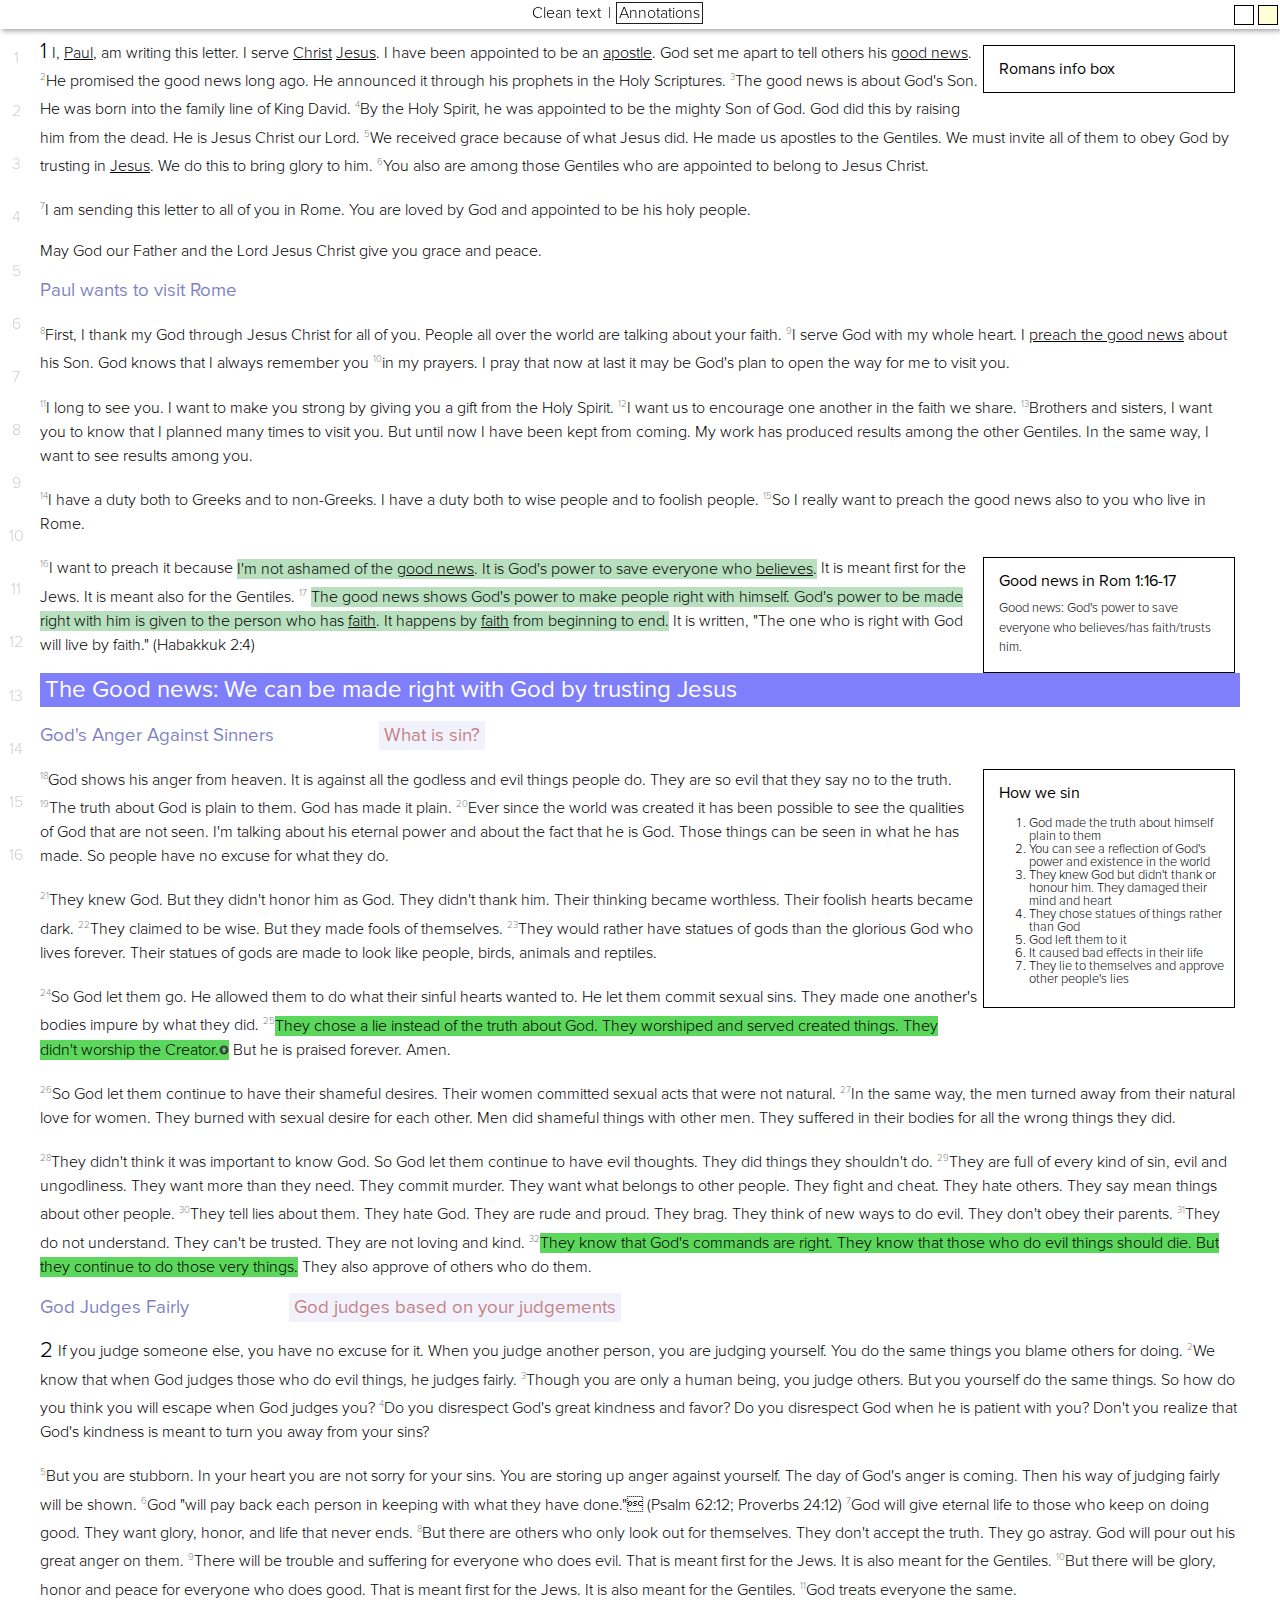
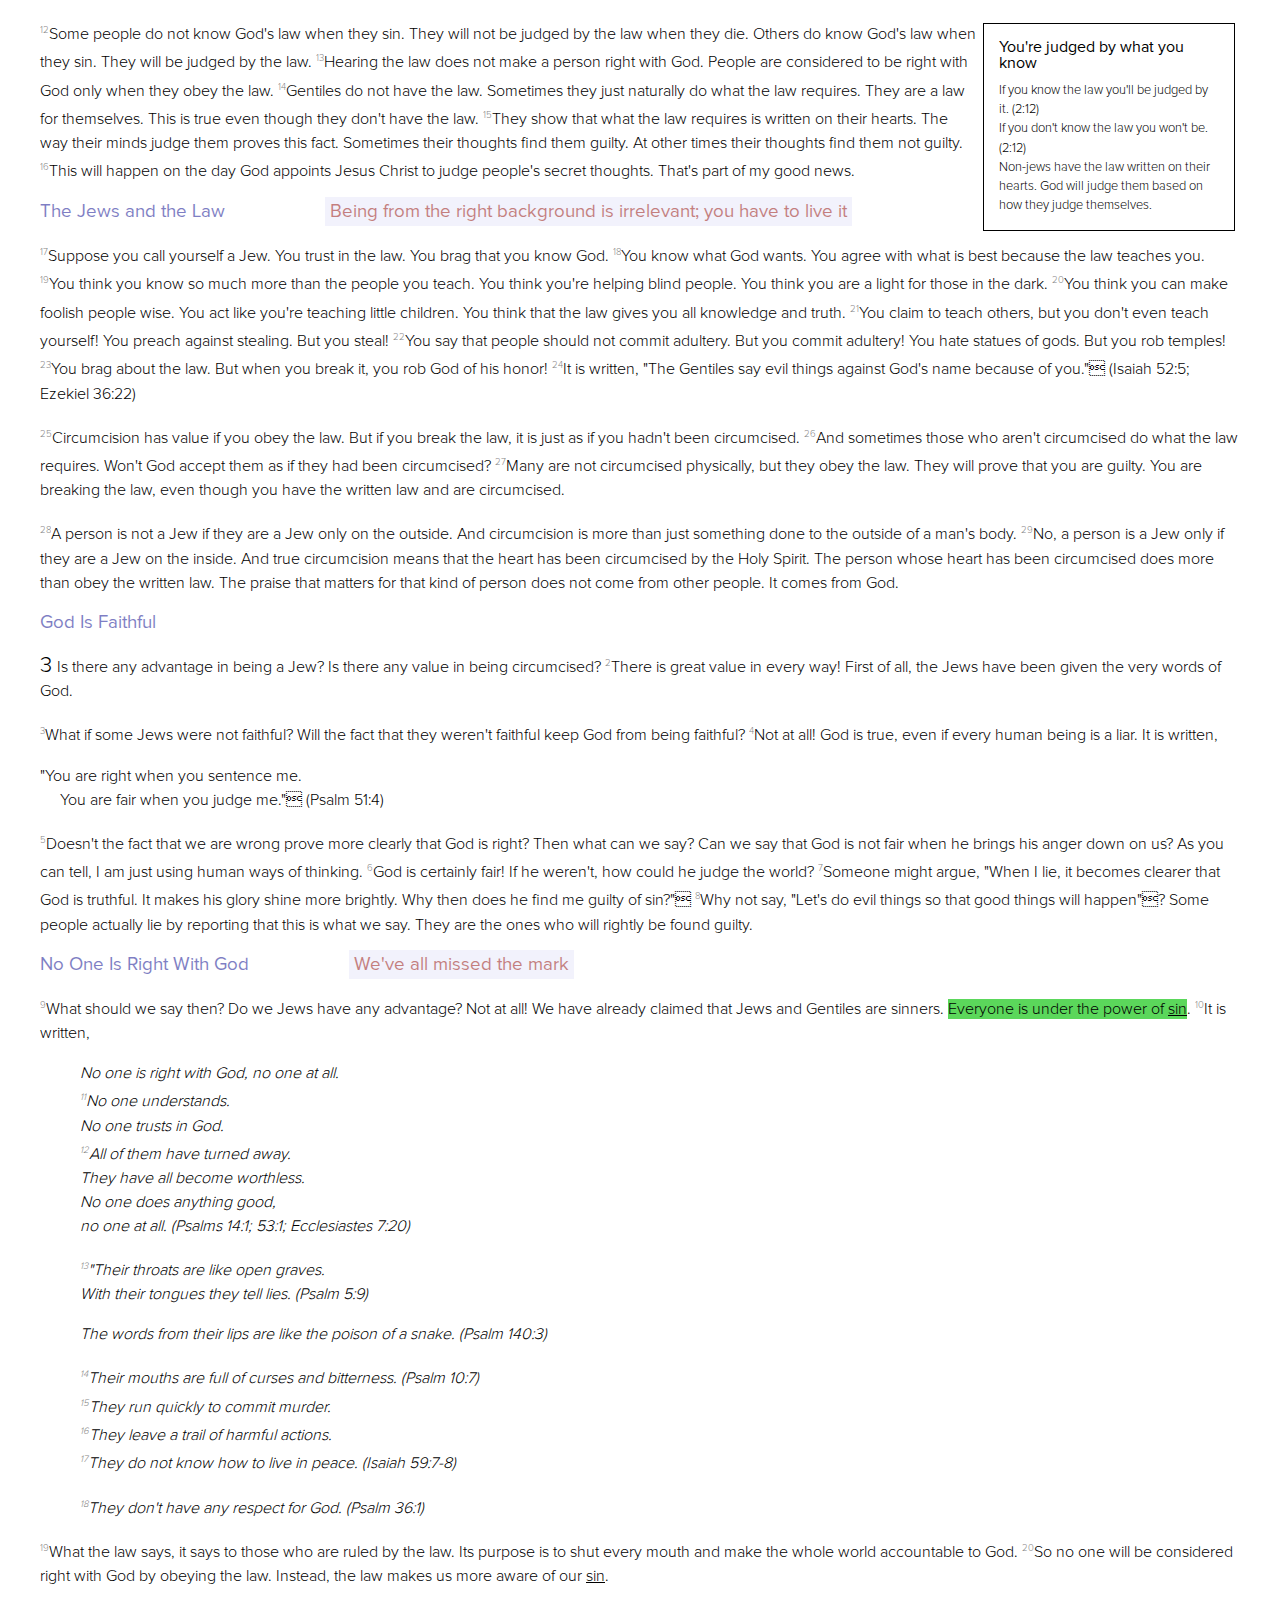
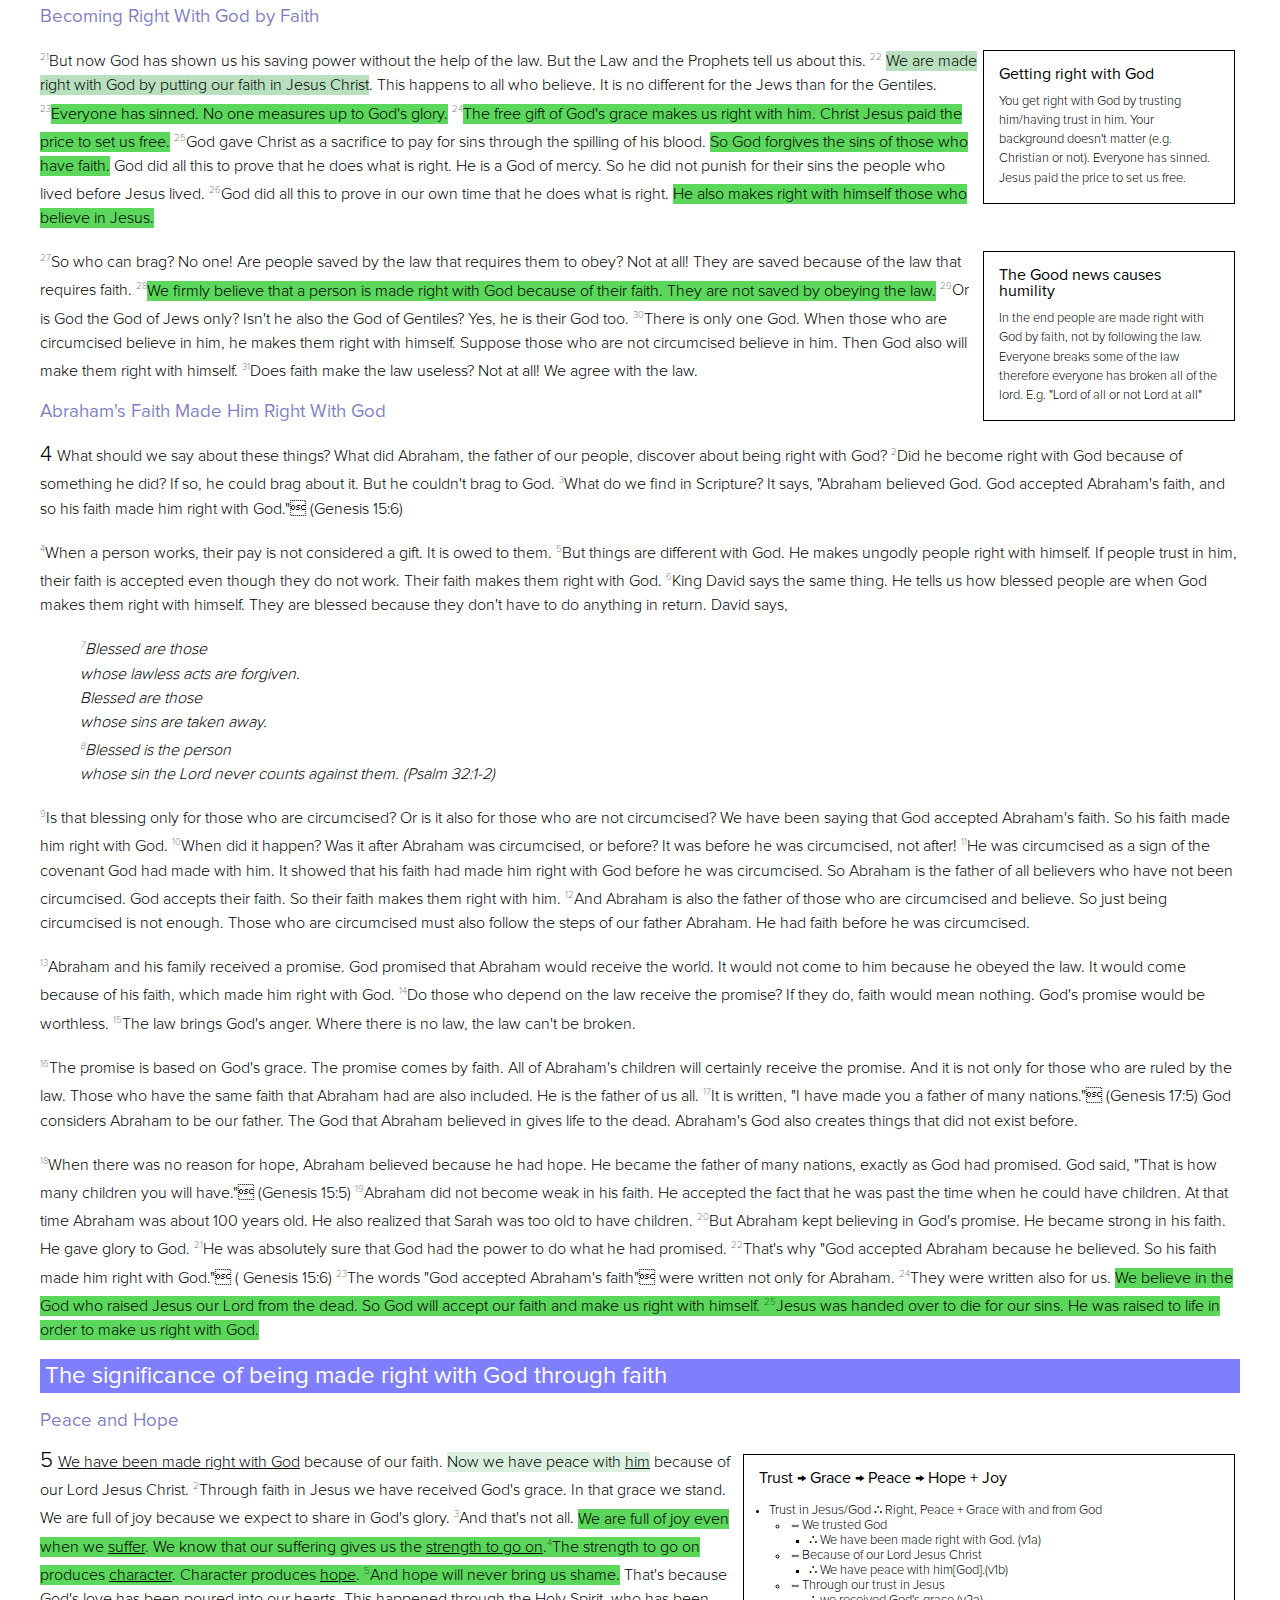
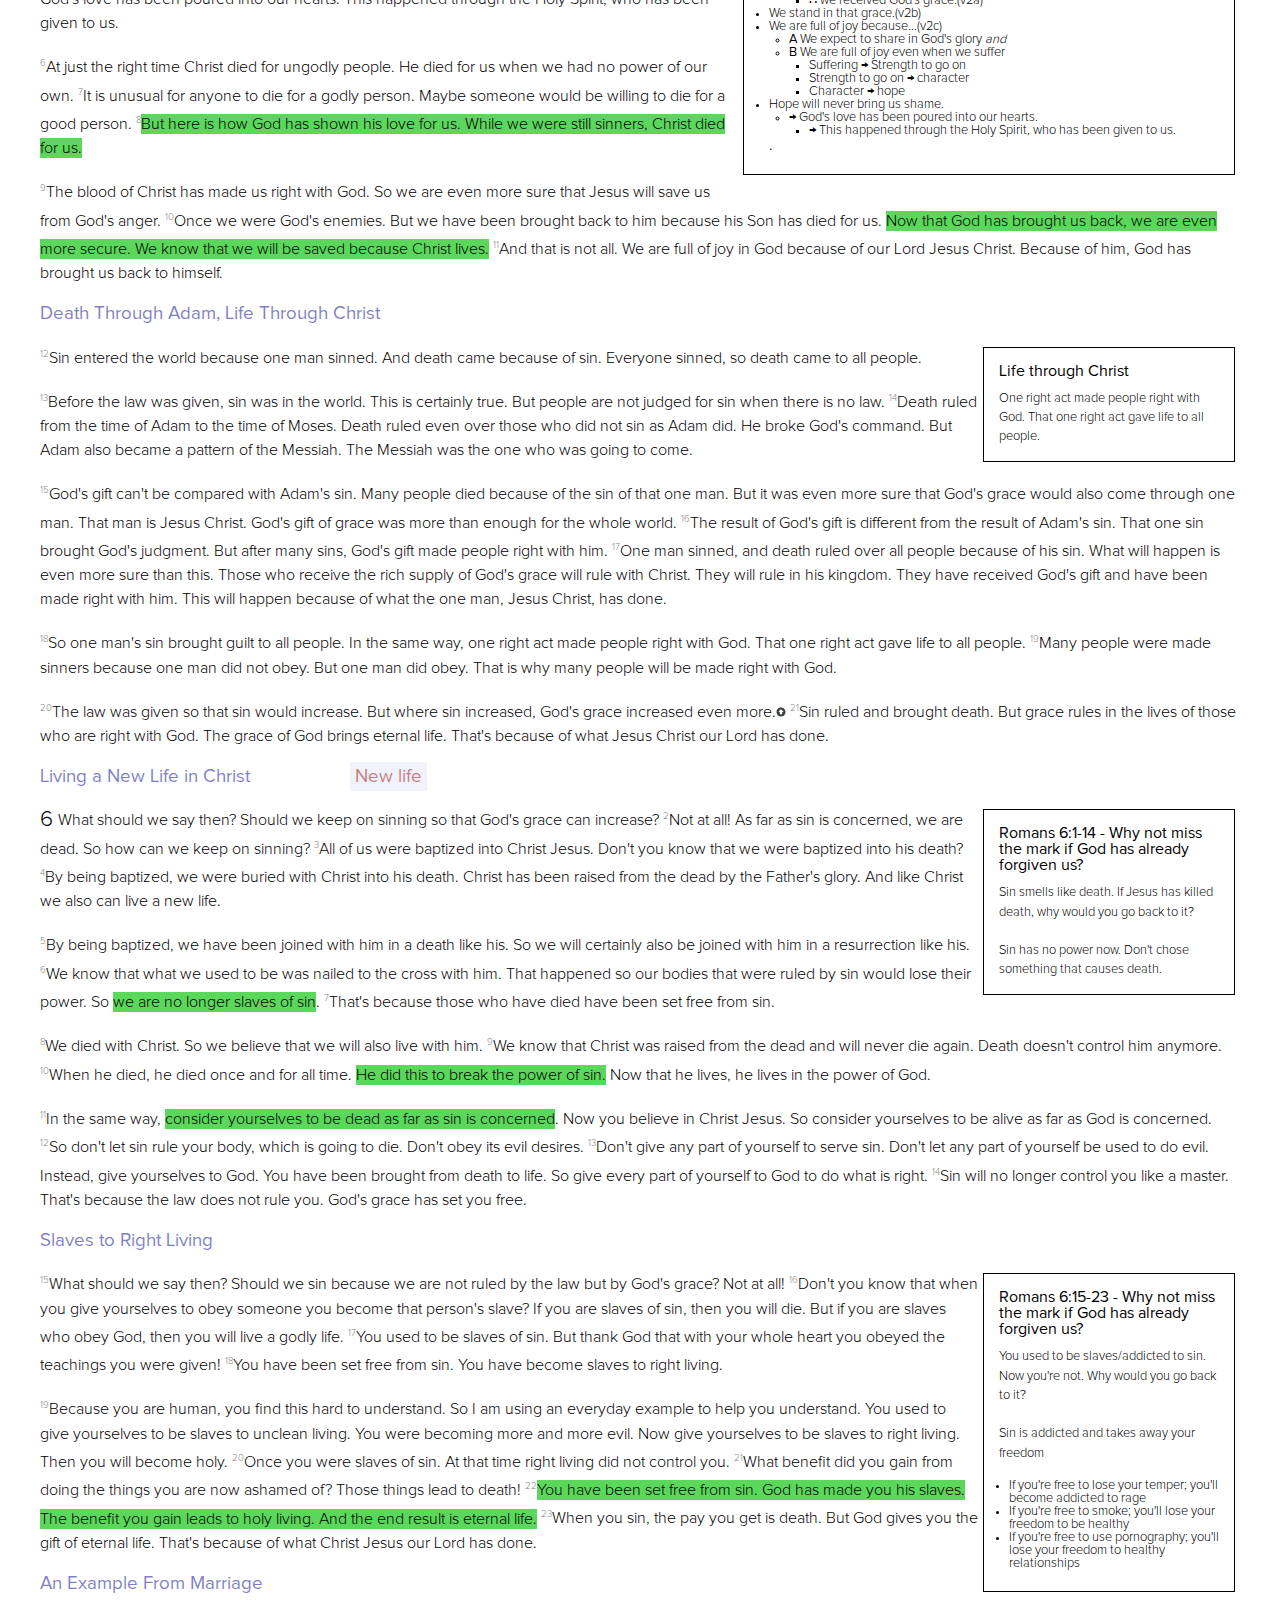
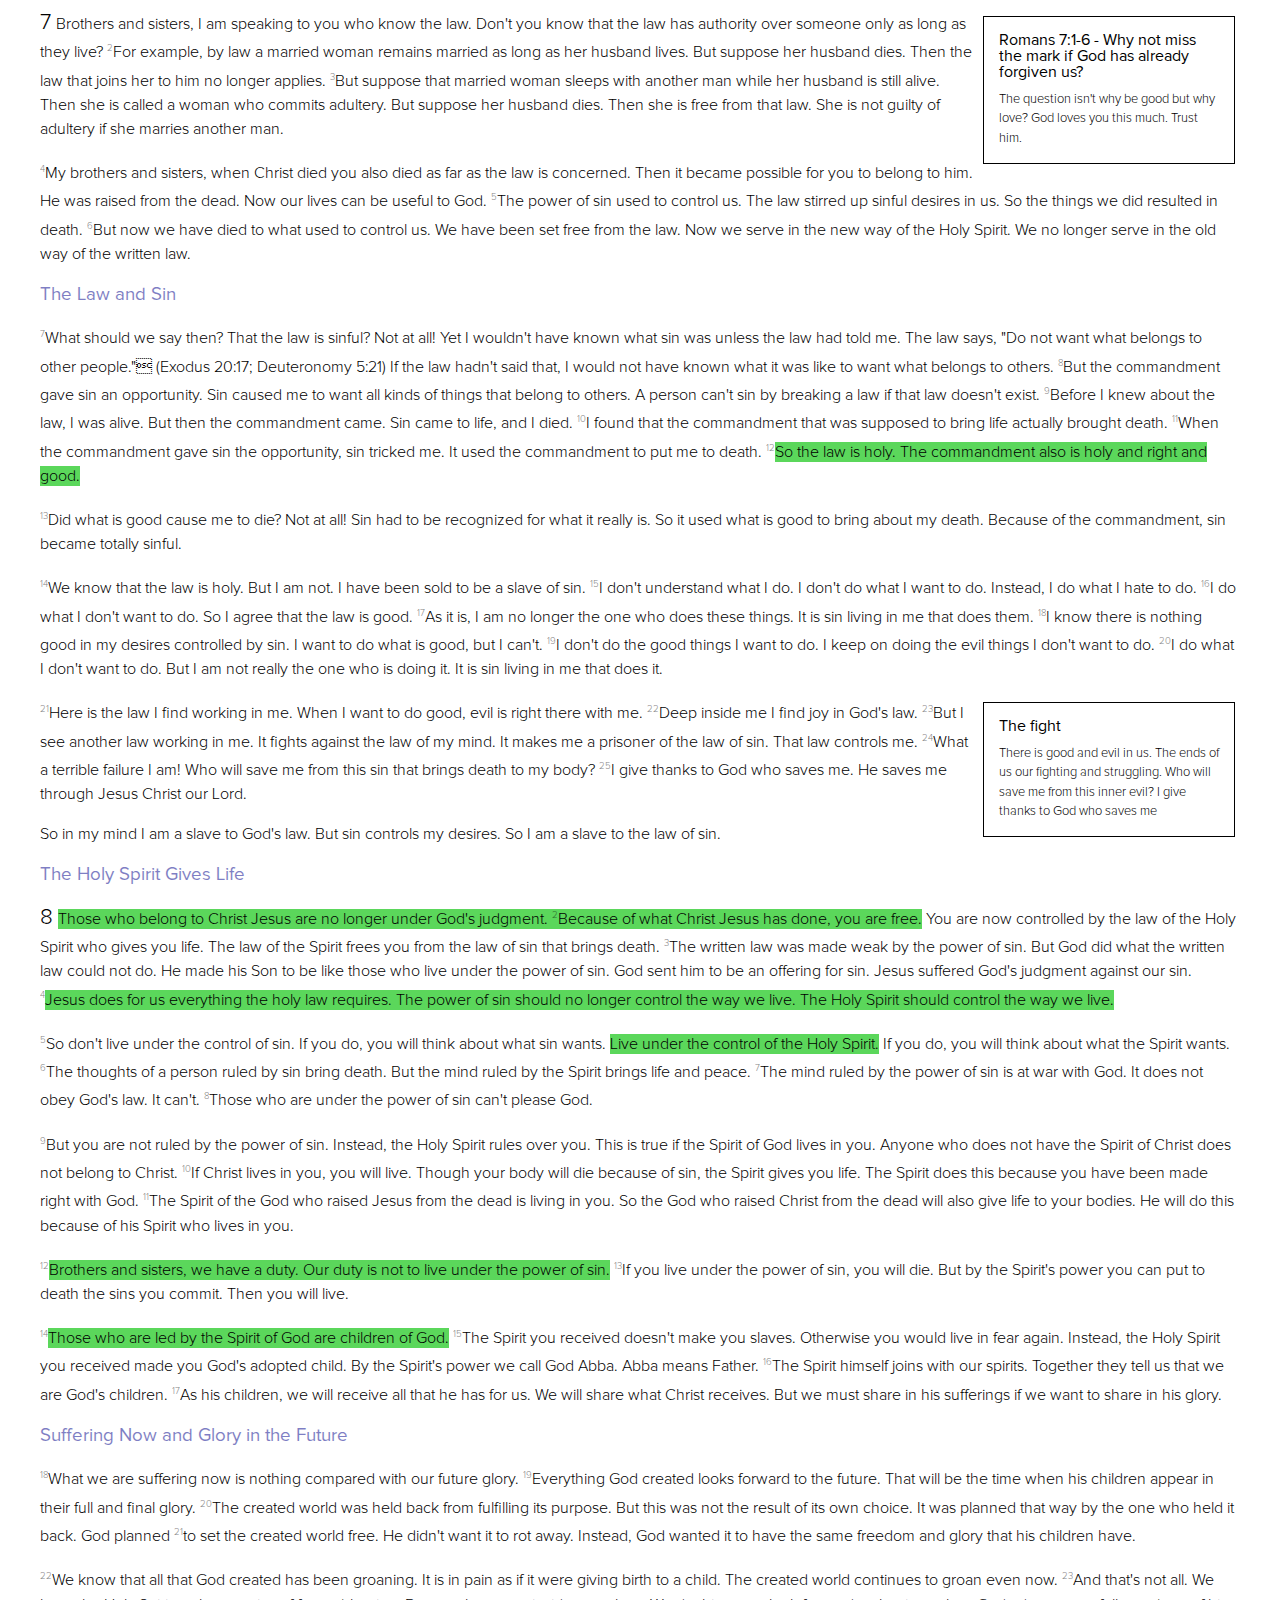
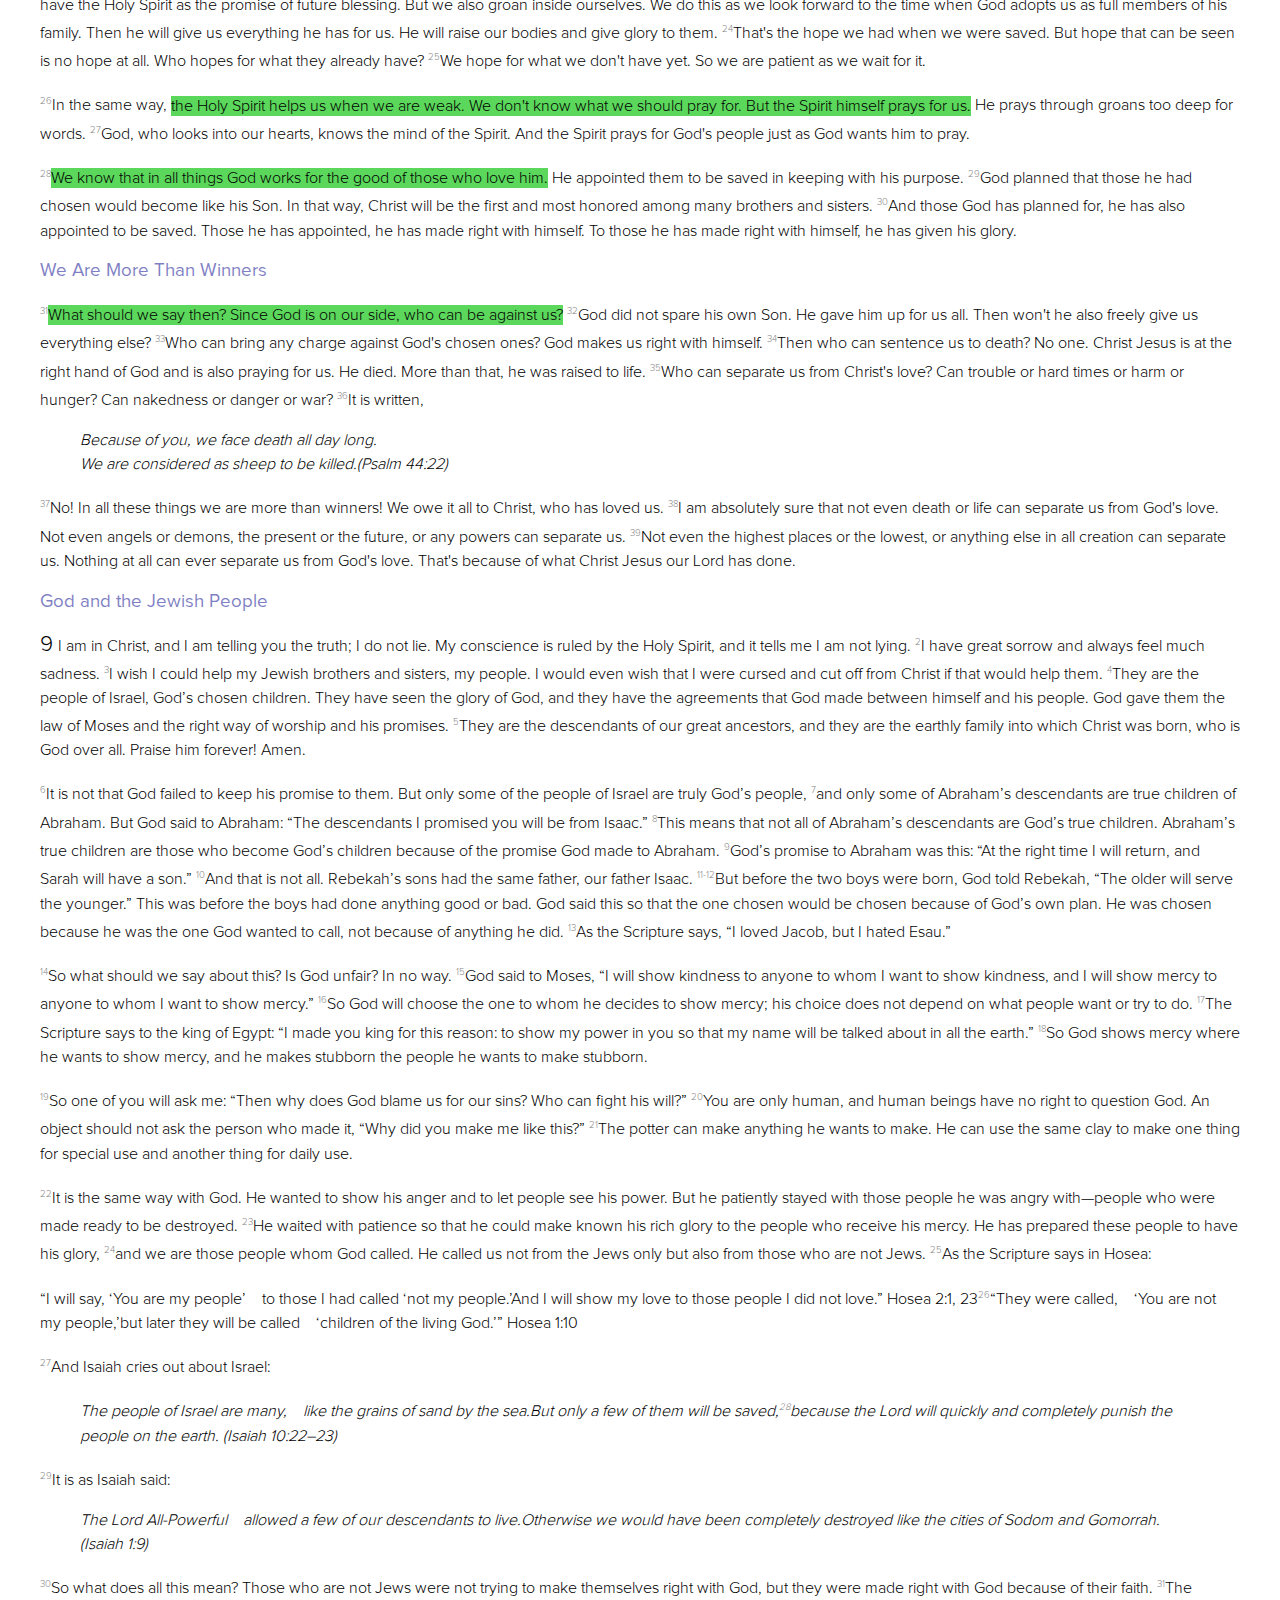
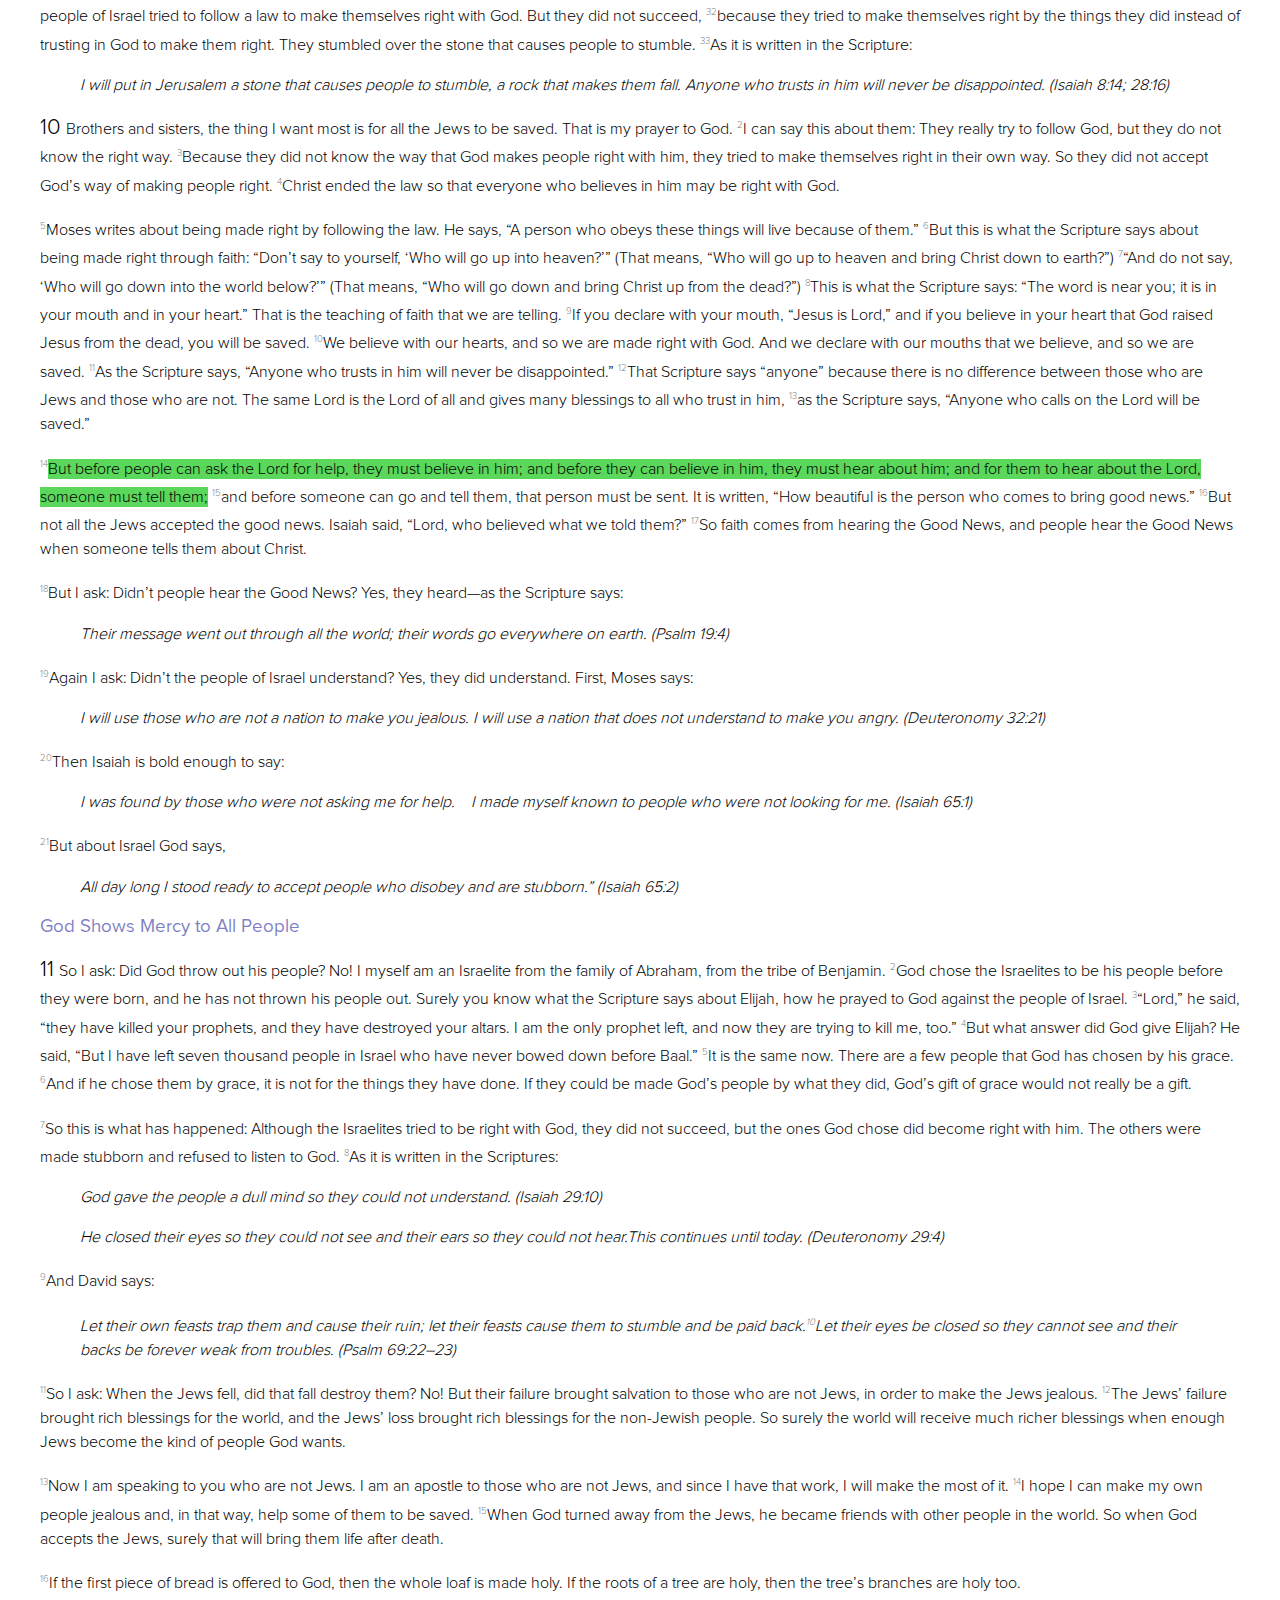
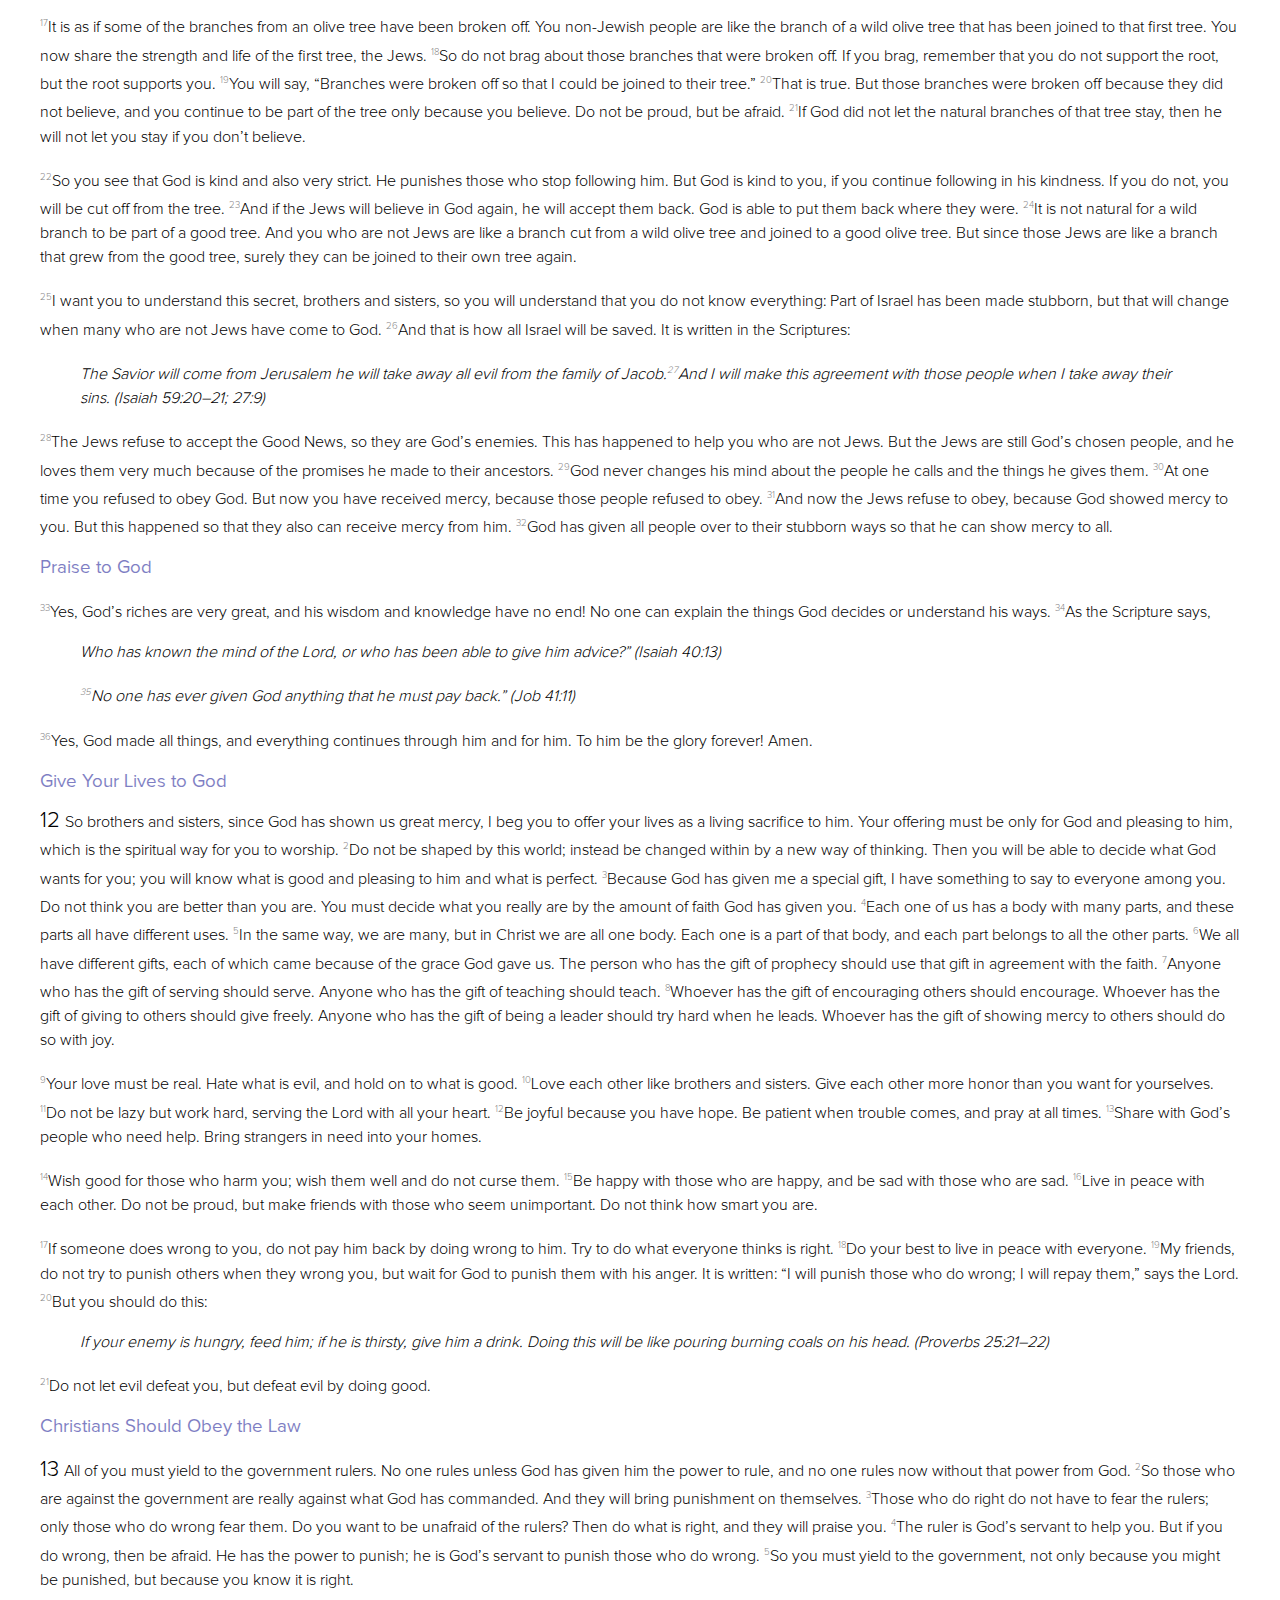
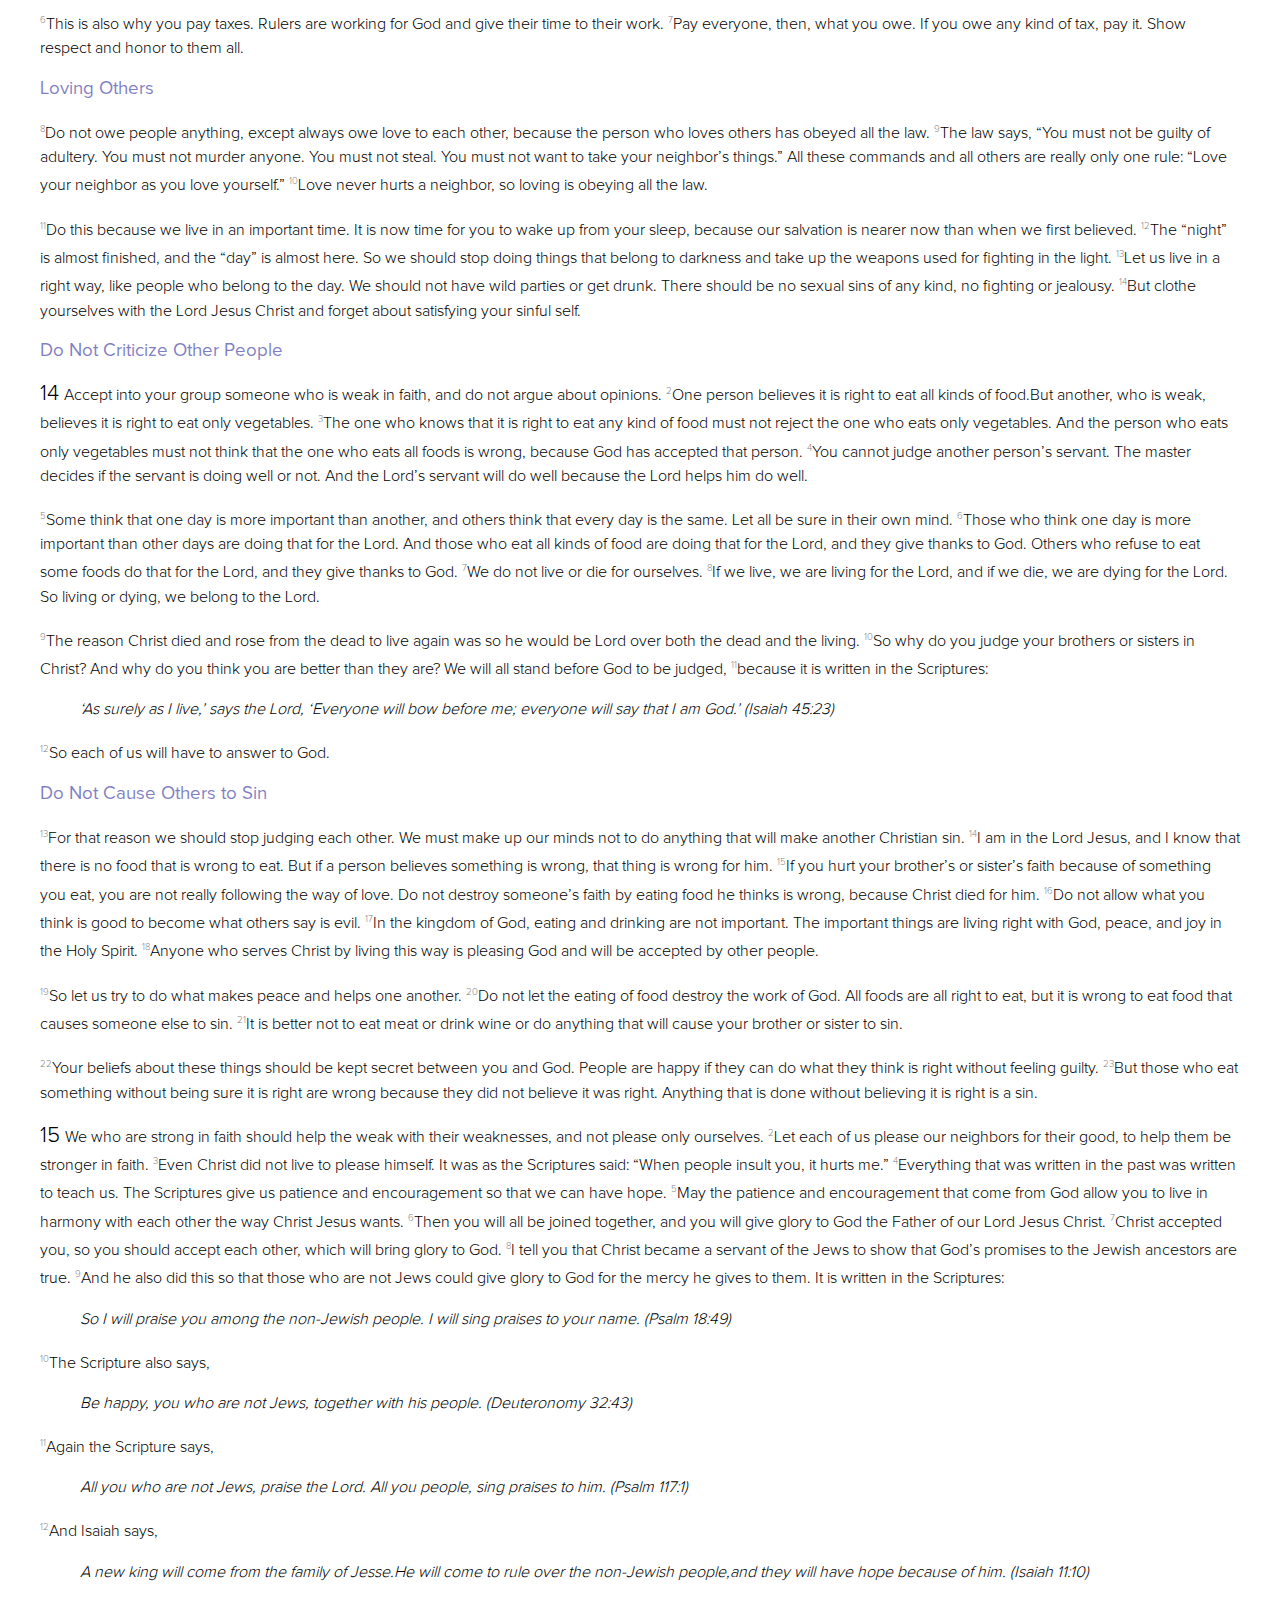
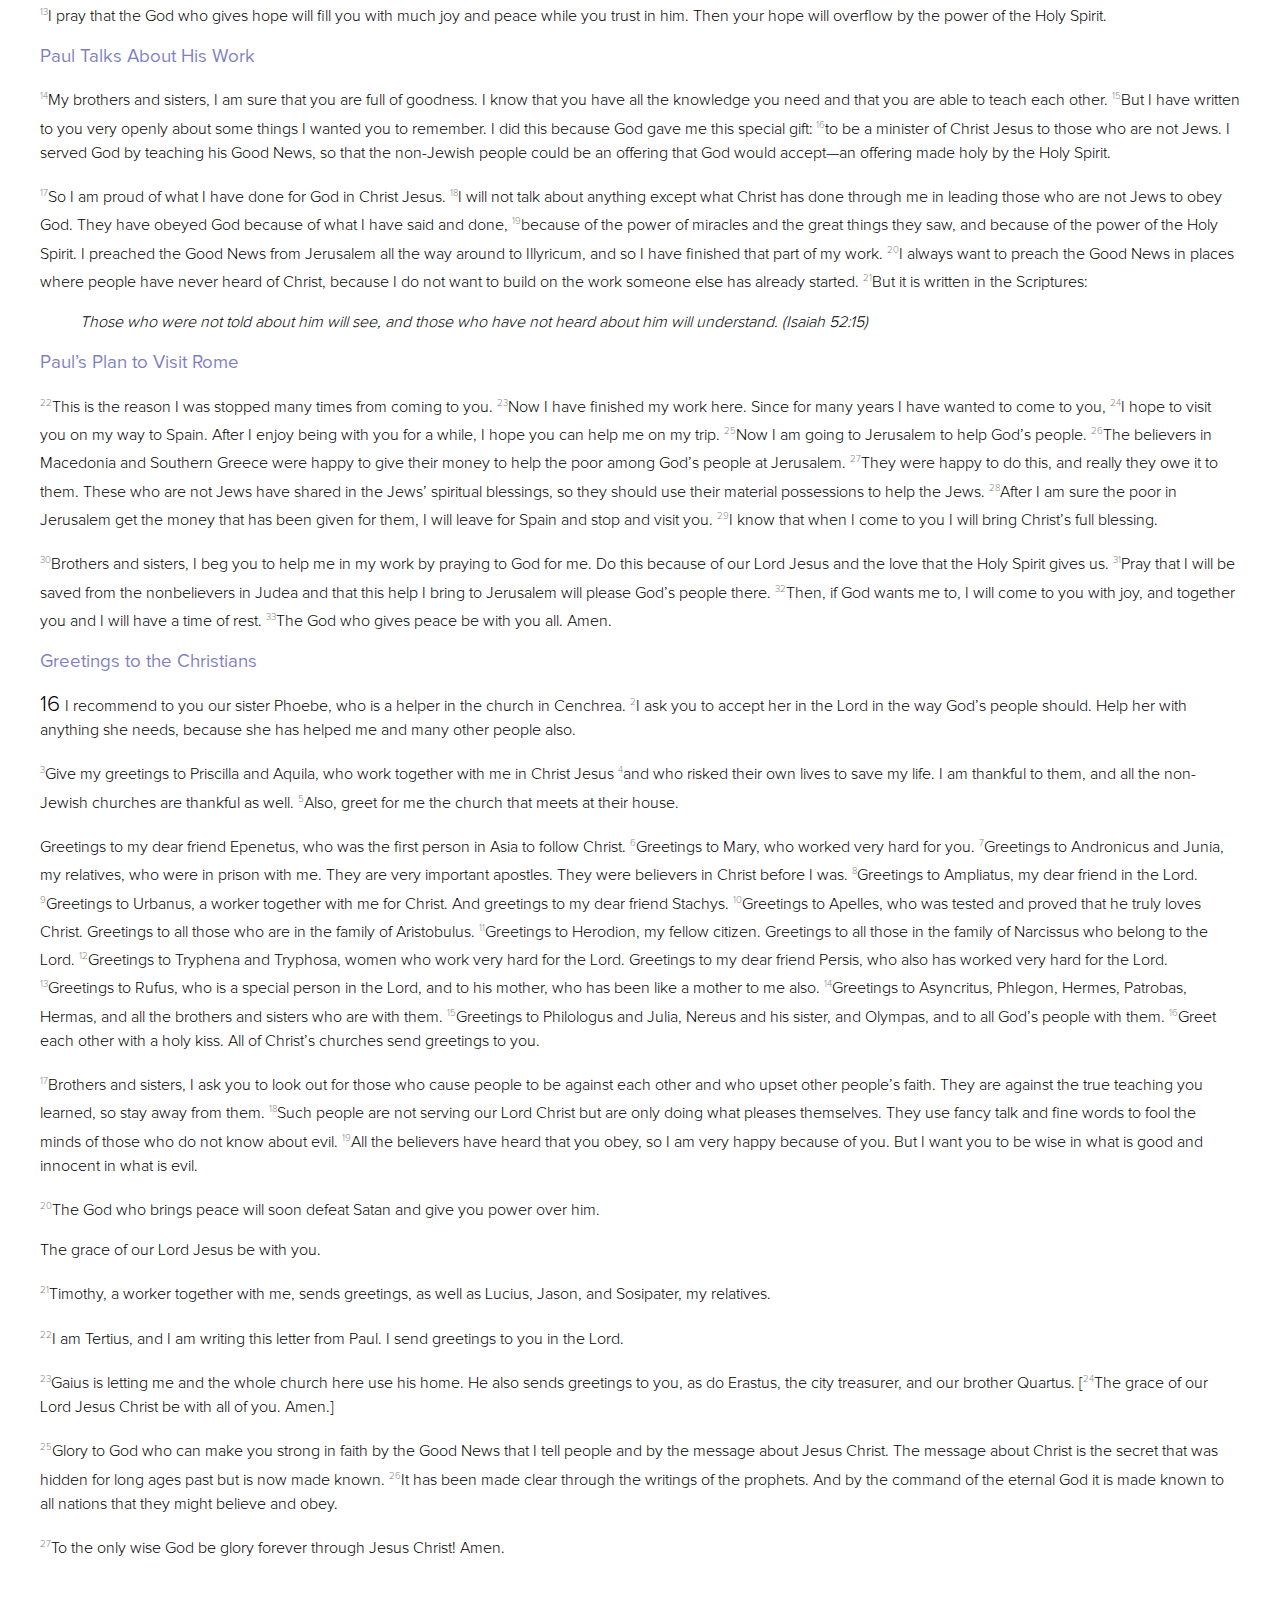
<file: Romans.html>
﻿<!DOCTYPE html>
<html>
<head>
    <meta content="HTML Tidy for HTML5 (experimental) for Windows https://github.com/w3c/tidy-html5/tree/c63cc39" name="generator">
    <meta charset="UTF-8">
    <meta content="text/html; charset=utf-8" http-equiv="Content-Type">
    <link href="res/style.css" rel="stylesheet">
    <script src="res/jquery-1.11.3.min.js"></script>
    <script src="res/script.js"></script>

    <title>Romans</title>
</head>

<body class="">
    <div id="sidebar">
        <div>1</div>
        <div>2</div>
        <div>3</div>
        <div>4</div>
        <div>5</div>
        <div>6</div>
        <div>7</div>
        <div>8</div>
        <div>9</div>
        <div>10</div>
        <div>11</div>
        <div>12</div>
        <div>13</div>
        <div>14</div>
        <div>15</div>
        <div>16</div>
    </div>

    <nav>
        <span>Clean text</span> | <span class="filterselected">Annotations</span> <button data-background="#FFFFD6" type="button">&#160;</button> <button data-background="#FFFFFF" type="button">&#160;</button>
    </nav>

    <section id="TextSection">
        <div class="rightbox">
            <h4>Romans info box</h4>
            <p></p>
        </div>

		<p><a class="ch">1</a>I, <span class="wordcomment" data-comment="Παῦλος (Paulos)">Paul</span>, am writing this letter. I serve <span class="wordcomment" data-comment="Χριστός (Christos). Anointed One/the Messiah/the Christ. From xríō, 'anoint with olive oil' – properly, 'the Anointed One,' the Christ (Hebrew, 'Messiah')">Christ</span> <span class="wordcomment" data-comment="Ἰησοῦ (Iēsou). Jesus; the Greek form of Joshua">Jesus</span>. I have been appointed to be an <span class="wordcomment" data-comment="ἀπόστολος (apostolos). A messenger/envoy (a messenger or representative, especially one on a diplomatic mission)/delegate">apostle</span>. God set me apart to tell others his <span class="wordcomment" data-comment="εὐαγγέλιον (euangelion)">good news</span>. <sup>2</sup>He promised the good news long ago. He announced it through his prophets in the Holy Scriptures. <sup>3</sup>The good news is about God&#39;s Son. He was born into the family line of King David. <sup>4</sup>By the Holy Spirit, he was appointed to be the mighty Son of God. God did this by raising him from the dead. He is Jesus Christ our Lord. <sup>5</sup>We received grace because of what Jesus did. He made us apostles to the Gentiles. We must invite all of them to obey God by trusting in <span class="wordcomment" data-comment="Ἰησοῦ (Iēsou). Jesus; the Greek form of Joshua">Jesus</span>. We do this to bring glory to him. <sup>6</sup>You also are among those Gentiles who are appointed to belong to Jesus Christ.</p>

        <p><sup>7</sup>I am sending this letter to all of you in Rome. You are loved by God and appointed to be his holy people.</p>

        <p>May God our Father and the Lord Jesus Christ give you grace and peace.</p>

        <h3>Paul wants to visit Rome</h3>

        <p><sup>8</sup>First, I thank my God through Jesus Christ for all of you. People all over the world are talking about your faith. <sup>9</sup>I serve God with my whole heart. I <span class="wordcomment" data-comment="εὐαγγελίζω (euaggelizó). Bring/tell people good news. from eú, 'good, well' and angellō, 'announce, herald'">preach the good news</span> about his Son. God knows that I always remember you <sup>10</sup>in my prayers. I pray that now at last it may be God&#39;s plan to open the way for me to visit you.</p>

        <p><sup>11</sup>I long to see you. I want to make you strong by giving you a gift from the Holy Spirit. <sup>12</sup>I want us to encourage one another in the faith we share. <sup>13</sup>Brothers and sisters, I want you to know that I planned many times to visit you. But until now I have been kept from coming. My work has produced results among the other Gentiles. In the same way, I want to see results among you.</p>

        <p><sup>14</sup>I have a duty both to Greeks and to non-Greeks. I have a duty both to wise people and to foolish people. <sup>15</sup>So I really want to preach the good news also to you who live in Rome.</p>

        <div class="rightbox">
            <h4>Good news in Rom 1:16-17</h4>

            <p>Good news: God&#39;s power to save everyone who believes/has faith/trusts him.</p>
        </div>

        <p><sup>16</sup>I want to preach it because <mark class="ghigh3">I&#39;m not ashamed of the <span class="wordcomment" data-comment="εὐαγγέλιον (euangelion)">good news</span>. It is God&#39;s power to save everyone who <span class="wordcomment" data-comment="πιστεύω (pisteuó) <B>Verb</B>: To believe or trust in. Used for Trust/Faith in God">believes</span>.</mark> It is meant first for the Jews. It is meant also for the Gentiles. <sup>17</sup> <mark class="ghigh3">The good news shows God&#39;s power to make people right with himself. God&#39;s power to be made right with him is given to the person who has <span class="wordcomment" data-comment="πίστις (pistis) <B>Noun</B>: Belief in or trust in God.">faith</span>. It happens by <span class="wordcomment" data-comment="πίστις (pistis) <B>Noun</B>: Belief in or trust in God.">faith</span> from beginning to end.</mark> It is written, &quot;The one who is right with God will live by faith.&quot; (Habakkuk 2:4)</p>

        <h1>The Good news: We can be made right with God by trusting Jesus</h1>

        <h3>God&#39;s Anger Against Sinners <span class="floatcomment">What is sin?</span></h3>

        <div class="rightbox">
            <h4>How we sin</h4>

            <ol>
                <li>God made the truth about himself plain to them</li>

                <li>You can see a reflection of God's power and existence in the world</li>

                <li>They knew God but didn't thank or honour him. They damaged their mind and heart</li>

                <li>They chose statues of things rather than God</li>

                <li>God left them to it</li>

                <li>It caused bad effects in their life</li>

                <li>They lie to themselves and approve other people's lies</li>
            </ol>
        </div>

        <p><sup>18</sup>God shows his anger from heaven. It is against all the godless and evil things people do. They are so evil that they say no to the truth. <sup>19</sup>The truth about God is plain to them. God has made it plain. <sup>20</sup>Ever since the world was created it has been possible to see the qualities of God that are not seen. I&#39;m talking about his eternal power and about the fact that he is God. Those things can be seen in what he has made. So people have no excuse for what they do.</p>

        <p><sup>21</sup>They knew God. But they didn&#39;t honor him as God. They didn&#39;t thank him. Their thinking became worthless. Their foolish hearts became dark. <sup>22</sup>They claimed to be wise. But they made fools of themselves. <sup>23</sup>They would rather have statues of gods than the glorious God who lives forever. Their statues of gods are made to look like people, birds, animals and reptiles.</p>

        <p><sup>24</sup>So God let them go. He allowed them to do what their sinful hearts wanted to. He let them commit sexual sins. They made one another&#39;s bodies impure by what they did. <sup>25</sup><mark>They chose a lie instead of the truth about God. They worshiped and served created things. They didn&#39;t worship the Creator.<span class="comment" data-comment="Summary of the paragraph"></span></mark> But he is praised forever. Amen.</p>

        <p><sup>26</sup>So God let them continue to have their shameful desires. Their women committed sexual acts that were not natural. <sup>27</sup>In the same way, the men turned away from their natural love for women. They burned with sexual desire for each other. Men did shameful things with other men. They suffered in their bodies for all the wrong things they did.</p>

        <p><sup>28</sup>They didn&#39;t think it was important to know God. So God let them continue to have evil thoughts. They did things they shouldn&#39;t do. <sup>29</sup>They are full of every kind of sin, evil and ungodliness. They want more than they need. They commit murder. They want what belongs to other people. They fight and cheat. They hate others. They say mean things about other people. <sup>30</sup>They tell lies about them. They hate God. They are rude and proud. They brag. They think of new ways to do evil. They don&#39;t obey their parents. <sup>31</sup>They do not understand. They can&#39;t be trusted. They are not loving and kind. <sup>32</sup><mark>They know that God&#39;s commands are right. They know that those who do evil things should die. But they continue to do those very things.</mark> They also approve of others who do them.</p>

        <h3>God Judges Fairly<span class="floatcomment">God judges based on your judgements</span></h3>

        <p><a class="ch">2</a>If you judge someone else, you have no excuse for it. When you judge another person, you are judging yourself. You do the same things you blame others for doing. <sup>2</sup>We know that when God judges those who do evil things, he judges fairly. <sup>3</sup>Though you are only a human being, you judge others. But you yourself do the same things. So how do you think you will escape when God judges you? <sup>4</sup>Do you disrespect God&#39;s great kindness and favor? Do you disrespect God when he is patient with you? Don&#39;t you realize that God&#39;s kindness is meant to turn you away from your sins?</p>

        <p><sup>5</sup>But you are stubborn. In your heart you are not sorry for your sins. You are storing up anger against yourself. The day of God&#39;s anger is coming. Then his way of judging fairly will be shown. <sup>6</sup>God &quot;will pay back each person in keeping with what they have done.&quot; (Psalm 62:12; Proverbs 24:12) <sup>7</sup>God will give eternal life to those who keep on doing good. They want glory, honor, and life that never ends. <sup>8</sup>But there are others who only look out for themselves. They don&#39;t accept the truth. They go astray. God will pour out his great anger on them. <sup>9</sup>There will be trouble and suffering for everyone who does evil. That is meant first for the Jews. It is also meant for the Gentiles. <sup>10</sup>But there will be glory, honor and peace for everyone who does good. That is meant first for the Jews. It is also meant for the Gentiles. <sup>11</sup>God treats everyone the same.</p>

        <div class="rightbox">
            <h4>You're judged by what you know</h4>

            <p>If you know the law you'll be judged by it. (2:12)<br>
            If you don't know the law you won't be. (2:12)<br>
            Non-jews have the law written on their hearts. God will judge them based on how they judge themselves.</p>
        </div>

        <p><sup>12</sup>Some people do not know God&#39;s law when they sin. They will not be judged by the law when they die. Others do know God&#39;s law when they sin. They will be judged by the law. <sup>13</sup>Hearing the law does not make a person right with God. People are considered to be right with God only when they obey the law. <sup>14</sup>Gentiles do not have the law. Sometimes they just naturally do what the law requires. They are a law for themselves. This is true even though they don&#39;t have the law. <sup>15</sup>They show that what the law requires is written on their hearts. The way their minds judge them proves this fact. Sometimes their thoughts find them guilty. At other times their thoughts find them not guilty. <sup>16</sup>This will happen on the day God appoints Jesus Christ to judge people&#39;s secret thoughts. That&#39;s part of my good news.</p>

        <h3>The Jews and the Law<span class="floatcomment">Being from the right background is irrelevant; you have to live it</span></h3>

        <p><sup>17</sup>Suppose you call yourself a Jew. You trust in the law. You brag that you know God. <sup>18</sup>You know what God wants. You agree with what is best because the law teaches you. <sup>19</sup>You think you know so much more than the people you teach. You think you&#39;re helping blind people. You think you are a light for those in the dark. <sup>20</sup>You think you can make foolish people wise. You act like you&#39;re teaching little children. You think that the law gives you all knowledge and truth. <sup>21</sup>You claim to teach others, but you don&#39;t even teach yourself! You preach against stealing. But you steal! <sup>22</sup>You say that people should not commit adultery. But you commit adultery! You hate statues of gods. But you rob temples! <sup>23</sup>You brag about the law. But when you break it, you rob God of his honor! <sup>24</sup>It is written, &quot;The Gentiles say evil things against God&#39;s name because of you.&quot; (Isaiah 52:5; Ezekiel 36:22)</p>

        <p><sup>25</sup>Circumcision has value if you obey the law. But if you break the law, it is just as if you hadn&#39;t been circumcised. <sup>26</sup>And sometimes those who aren&#39;t circumcised do what the law requires. Won&#39;t God accept them as if they had been circumcised? <sup>27</sup>Many are not circumcised physically, but they obey the law. They will prove that you are guilty. You are breaking the law, even though you have the written law and are circumcised.</p>

        <p><sup>28</sup>A person is not a Jew if they are a Jew only on the outside. And circumcision is more than just something done to the outside of a man&#39;s body. <sup>29</sup>No, a person is a Jew only if they are a Jew on the inside. And true circumcision means that the heart has been circumcised by the Holy Spirit. The person whose heart has been circumcised does more than obey the written law. The praise that matters for that kind of person does not come from other people. It comes from God.</p>

        <h3>God Is Faithful</h3>

        <p><a class="ch">3</a>Is there any advantage in being a Jew? Is there any value in being circumcised? <sup>2</sup>There is great value in every way! First of all, the Jews have been given the very words of God.</p>

        <p><sup>3</sup>What if some Jews were not faithful? Will the fact that they weren&#39;t faithful keep God from being faithful? <sup>4</sup>Not at all! God is true, even if every human being is a liar. It is written,</p>

        <p>&quot;You are right when you sentence me.<br>
        &#160;&#160;&#160;&#160; You are fair when you judge me.&quot; (Psalm 51:4)</p>

        <p><sup>5</sup>Doesn&#39;t the fact that we are wrong prove more clearly that God is right? Then what can we say? Can we say that God is not fair when he brings his anger down on us? As you can tell, I am just using human ways of thinking. <sup>6</sup>God is certainly fair! If he weren&#39;t, how could he judge the world? <sup>7</sup>Someone might argue, &quot;When I lie, it becomes clearer that God is truthful. It makes his glory shine more brightly. Why then does he find me guilty of sin?&quot; <sup>8</sup>Why not say, &quot;Let&#39;s do evil things so that good things will happen&quot;? Some people actually lie by reporting that this is what we say. They are the ones who will rightly be found guilty.</p>

        <h3>No One Is Right With God<span class="floatcomment">We've all missed the mark</span></h3>

        <p><sup>9</sup>What should we say then? Do we Jews have any advantage? Not at all! We have already claimed that Jews and Gentiles are sinners. <mark>Everyone is under the power of <span class="wordcomment" data-comment="ἁμαρτία (hamartia). Def: prop: missing the mark &#8756; in an ethical sense: guilt/a fault/failure. NT only uses ethically">sin</span></mark>. <sup>10</sup>It is written,</p>

        <blockquote>
            No one is right with God, no one at all.<br>
            <sup>11</sup>No one understands.<br>
            No one trusts in God.<br>
            <sup>12</sup>All of them have turned away.<br>
            They have all become worthless.<br>
            No one does anything good,<br>
            no one at all. (Psalms 14:1; 53:1; Ecclesiastes 7:20)<br>
        </blockquote>

        <blockquote>
            <sup>13</sup>&quot;Their throats are like open graves.<br>
            With their tongues they tell lies. (Psalm 5:9)<br>
        </blockquote>

        <blockquote>
            The words from their lips are like the poison of a snake. (Psalm 140:3)<br>
        </blockquote>

        <blockquote>
            <sup>14</sup>Their mouths are full of curses and bitterness. (Psalm 10:7)<br>
            <sup>15</sup>They run quickly to commit murder.<br>
            <sup>16</sup>They leave a trail of harmful actions.<br>
            <sup>17</sup>They do not know how to live in peace. (Isaiah 59:7-8)<br>
        </blockquote>

        <blockquote>
            <sup>18</sup>They don't have any respect for God. (Psalm 36:1)
        </blockquote>

        <p><sup>19</sup>What the law says, it says to those who are ruled by the law. Its purpose is to shut every mouth and make the whole world accountable to God. <sup>20</sup>So no one will be considered right with God by obeying the law. Instead, the law makes us more aware of our <span class="wordcomment" data-comment="ἁμαρτία (hamartia). Def: prop: missing the mark &#8756; in an ethical sense: guilt/a fault/failure. NT only uses ethically">sin</span>.</p>

        <h3>Becoming Right With God by Faith</h3>

        <div class="rightbox">
            <h4>Getting right with God</h4>

            <p>You get right with God by trusting him/having trust in him. Your background doesn't matter (e.g. Christian or not). Everyone has sinned. Jesus paid the price to set us free.</p>
        </div>

        <p><sup>21</sup>But now God has shown us his saving power without the help of the law. But the Law and the Prophets tell us about this. <sup>22</sup> <mark class="ghigh3">We are made right with God by putting our faith in Jesus Christ</mark>. This happens to all who believe. It is no different for the Jews than for the Gentiles. <sup>23</sup><mark class="highlight3">Everyone has sinned. No one measures up to God&#39;s glory.</mark> <sup>24</sup><mark class="highlight3">The free gift of God&#39;s grace makes us right with him. Christ Jesus paid the price to set us free.</mark> <sup>25</sup>God gave Christ as a sacrifice to pay for sins through the spilling of his blood. <mark class="highlight3">So God forgives the sins of those who have faith.</mark> God did all this to prove that he does what is right. He is a God of mercy. So he did not punish for their sins the people who lived before Jesus lived. <sup>26</sup>God did all this to prove in our own time that he does what is right. <mark class="highlight3">He also makes right with himself those who believe in Jesus.</mark></p>

        <div class="rightbox">
            <h4>The Good news causes humility</h4>

            <p>In the end people are made right with God by faith, not by following the law. Everyone breaks some of the law therefore everyone has broken all of the lord. E.g. "Lord of all or not Lord at all"</p>
        </div>

        <p><sup>27</sup>So who can brag? No one! Are people saved by the law that requires them to obey? Not at all! They are saved because of the law that requires faith. <sup>28</sup><mark>We firmly believe that a person is made right with God because of their faith. They are not saved by obeying the law.</mark> <sup>29</sup>Or is God the God of Jews only? Isn&#39;t he also the God of Gentiles? Yes, he is their God too. <sup>30</sup>There is only one God. When those who are circumcised believe in him, he makes them right with himself. Suppose those who are not circumcised believe in him. Then God also will make them right with himself. <sup>31</sup>Does faith make the law useless? Not at all! We agree with the law.</p>

        <h3>Abraham&#39;s Faith Made Him Right With God</h3>

        <p><a class="ch">4</a>What should we say about these things? What did Abraham, the father of our people, discover about being right with God? <sup>2</sup>Did he become right with God because of something he did? If so, he could brag about it. But he couldn&#39;t brag to God. <sup>3</sup>What do we find in Scripture? It says, &quot;Abraham believed God. God accepted Abraham&#39;s faith, and so his faith made him right with God.&quot; (Genesis 15:6)</p>

        <p><sup>4</sup>When a person works, their pay is not considered a gift. It is owed to them. <sup>5</sup>But things are different with God. He makes ungodly people right with himself. If people trust in him, their faith is accepted even though they do not work. Their faith makes them right with God. <sup>6</sup>King David says the same thing. He tells us how blessed people are when God makes them right with himself. They are blessed because they don&#39;t have to do anything in return. David says,</p>

        <blockquote>
            <sup>7</sup>Blessed are those<br>
            whose lawless acts are forgiven.<br>
            Blessed are those<br>
            whose sins are taken away.<br>
            <sup>8</sup>Blessed is the person<br>
            whose sin the Lord never counts against them. (Psalm 32:1-2)
        </blockquote>

        <p><sup>9</sup>Is that blessing only for those who are circumcised? Or is it also for those who are not circumcised? We have been saying that God accepted Abraham&#39;s faith. So his faith made him right with God. <sup>10</sup>When did it happen? Was it after Abraham was circumcised, or before? It was before he was circumcised, not after! <sup>11</sup>He was circumcised as a sign of the covenant God had made with him. It showed that his faith had made him right with God before he was circumcised. So Abraham is the father of all believers who have not been circumcised. God accepts their faith. So their faith makes them right with him. <sup>12</sup>And Abraham is also the father of those who are circumcised and believe. So just being circumcised is not enough. Those who are circumcised must also follow the steps of our father Abraham. He had faith before he was circumcised.</p>

        <p><sup>13</sup>Abraham and his family received a promise. God promised that Abraham would receive the world. It would not come to him because he obeyed the law. It would come because of his faith, which made him right with God. <sup>14</sup>Do those who depend on the law receive the promise? If they do, faith would mean nothing. God&#39;s promise would be worthless. <sup>15</sup>The law brings God&#39;s anger. Where there is no law, the law can&#39;t be broken.</p>

        <p><sup>16</sup>The promise is based on God&#39;s grace. The promise comes by faith. All of Abraham&#39;s children will certainly receive the promise. And it is not only for those who are ruled by the law. Those who have the same faith that Abraham had are also included. He is the father of us all. <sup>17</sup>It is written, &quot;I have made you a father of many nations.&quot; (Genesis 17:5) God considers Abraham to be our father. The God that Abraham believed in gives life to the dead. Abraham&#39;s God also creates things that did not exist before.</p>

        <p><sup>18</sup>When there was no reason for hope, Abraham believed because he had hope. He became the father of many nations, exactly as God had promised. God said, &quot;That is how many children you will have.&quot; (Genesis 15:5) <sup>19</sup>Abraham did not become weak in his faith. He accepted the fact that he was past the time when he could have children. At that time Abraham was about 100 years old. He also realized that Sarah was too old to have children. <sup>20</sup>But Abraham kept believing in God&#39;s promise. He became strong in his faith. He gave glory to God. <sup>21</sup>He was absolutely sure that God had the power to do what he had promised. <sup>22</sup>That&#39;s why &quot;God accepted Abraham because he believed. So his faith made him right with God.&quot; ( Genesis 15:6) <sup>23</sup>The words &quot;God accepted Abraham&#39;s faith&quot; were written not only for Abraham. <sup>24</sup>They were written also for us. <mark>We believe in the God who raised Jesus our Lord from the dead. So God will accept our faith and make us right with himself. <sup>25</sup>Jesus was handed over to die for our sins. He was raised to life in order to make us right with God.</mark></p>

        <h1>The significance of being made right with God through faith</h1>

        <h3>Peace and Hope</h3>
        <div class="widerightbox">
            <h4>Trust &rarr; Grace &rarr; Peace &rarr; Hope + Joy</h4>
			<ul>
				<li>Trust in Jesus/God &there4; Right, Peace + Grace with and from God</li>
				<ul>
					<li>&#8660;We trusted God</li>
					<ul><li>&there4; We have been made right with God. (v1a)</li></ul>
					<li>&#8660;Because of our Lord Jesus Christ</li>
					<ul><li>&there4; We have peace with him[God].(v1b)</li></ul>
					<li>&#8660;Through our trust in Jesus</li>
					<ul><li>&there4; we received God's grace.(v2a)</li></ul>
				</ul>
				<li>We stand in that grace.(v2b)</li>
				<li>We are full of joy because...(v2c)</li>
				<ul>
					<li><B>A</B> We expect to share in God's glory <i>and</i></li>
					<li><B>B</B> We are full of joy even when we suffer</li>
					<ul>
						<li>Suffering &rarr; Strength to go on</li>
						<li>Strength to go on &rarr; character</li>
						<li>Character &rarr; hope</li>
					</ul>
				</ul>
				<li>Hope will never bring us shame.</li>
				<ul>
					<li>&rarr; God's love has been poured into our hearts.</li>
					<ul><li>&rarr; This happened through the Holy Spirit, who has been given to us.</li></ul>
			</ul>

						 .


        </div>


        <p><a class="ch">5</a><span class="wordcomment" data-comment="δικαιόω (dikaioó) <B>Verb</B>, Past historic tense: Made righteous/justified/approved/aquitted in relation to God (Rom 1:17)</B>.">We have been made right with God</span> because of our faith. <mark class="ghigh4">Now we have peace with <span class="wordcomment" data-comment="Θεὸν (Theon). God">him</span></mark> because of our Lord Jesus Christ. <sup>2</sup>Through faith in Jesus we have received God&#39;s grace. In that grace we stand. We are full of joy because we expect to share in God&#39;s glory. <sup>3</sup>And that&#39;s not all. <mark>We are full of joy even when we <span class="wordcomment" data-comment="θλῖψις (thlipsis). Lit: pressure (that constricts or rubs together), being hemmed in/without options. Specifically internal pressure. Also trans as tribulation, persecution, distress or affliction">suffer</span>. We know that our suffering gives us the <span class="wordcomment" data-comment="ὑπομονή (hupomoné). Endurance. From from hypó 'under' and ménō 'remain, endure'">strength to go on</span>.<sup>4</sup>The strength to go on produces <span class="wordcomment" data-comment="δοκιμή (dokimé).<B>Noun</B>: Proof of genuineness ('e.g. approval, through testing')">character</span>. Character produces <span class="wordcomment" data-comment="ἐλπίς (elpis). From elpō, 'to anticipate, welcome') – properly, expectation of what is sure (certain); Trans as 'hope'. ">hope</span>. <sup>5</sup>And hope will never bring us shame.</mark> That&#39;s because God&#39;s love has been poured into our hearts. This happened through the Holy Spirit, who has been given to us.</p>
        <p><sup>6</sup>At just the right time Christ died for ungodly people. He died for us when we had no power of our own. <sup>7</sup>It is unusual for anyone to die for a godly person. Maybe someone would be willing to die for a good person. <sup>8</sup><mark>But here is how God has shown his love for us. While we were still sinners, Christ died for us.</mark></p>

        <p><sup>9</sup>The blood of Christ has made us right with God. So we are even more sure that Jesus will save us from God&#39;s anger. <sup>10</sup>Once we were God&#39;s enemies. But we have been brought back to him because his Son has died for us. <mark>Now that God has brought us back, we are even more secure. We know that we will be saved because Christ lives.</mark> <sup>11</sup>And that is not all. We are full of joy in God because of our Lord Jesus Christ. Because of him, God has brought us back to himself.</p>

        <h3>Death Through Adam, Life Through Christ</h3>

        <div class="rightbox">
            <h4>Life through Christ</h4>

            <p>One right act made people right with God. That one right act gave life to all people.</p>
        </div>

        <p><sup>12</sup>Sin entered the world because one man sinned. And death came because of sin. Everyone sinned, so death came to all people.</p>

        <p><sup>13</sup>Before the law was given, sin was in the world. This is certainly true. But people are not judged for sin when there is no law. <sup>14</sup>Death ruled from the time of Adam to the time of Moses. Death ruled even over those who did not sin as Adam did. He broke God&#39;s command. But Adam also became a pattern of the Messiah. The Messiah was the one who was going to come.</p>

        <p><sup>15</sup>God&#39;s gift can&#39;t be compared with Adam&#39;s sin. Many people died because of the sin of that one man. But it was even more sure that God&#39;s grace would also come through one man. That man is Jesus Christ. God&#39;s gift of grace was more than enough for the whole world. <sup>16</sup>The result of God&#39;s gift is different from the result of Adam&#39;s sin. That one sin brought God&#39;s judgment. But after many sins, God&#39;s gift made people right with him. <sup>17</sup>One man sinned, and death ruled over all people because of his sin. What will happen is even more sure than this. Those who receive the rich supply of God&#39;s grace will rule with Christ. They will rule in his kingdom. They have received God&#39;s gift and have been made right with him. This will happen because of what the one man, Jesus Christ, has done.</p>

        <p><sup>18</sup>So one man&#39;s sin brought guilt to all people. In the same way, one right act made people right with God. That one right act gave life to all people. <sup>19</sup>Many people were made sinners because one man did not obey. But one man did obey. That is why many people will be made right with God.</p>

        <p><sup>20</sup>The law was given so that sin would increase. But where sin increased, God&#39;s grace increased even more.<span class="comment" data-comment="The law shows you how you are missing the mark. Then you know how much grace there is"></span> <sup>21</sup>Sin ruled and brought death. But grace rules in the lives of those who are right with God. The grace of God brings eternal life. That&#39;s because of what Jesus Christ our Lord has done.</p>

        <h3>Living a New Life in Christ<span class="floatcomment">New life</span></h3>

        <div class="rightbox">
            <h4>Romans 6:1-14 - Why not miss the mark if God has already forgiven us?</h4>

            <p>Sin smells like death. If Jesus has killed death, why would you go back to it?<br>
            <br>
            Sin has no power now. Don't chose something that causes death.</p>
        </div>

        <p><a class="ch">6</a>What should we say then? Should we keep on sinning so that God&#39;s grace can increase? <sup>2</sup>Not at all! As far as sin is concerned, we are dead. So how can we keep on sinning? <sup>3</sup>All of us were baptized into Christ Jesus. Don&#39;t you know that we were baptized into his death? <sup>4</sup>By being baptized, we were buried with Christ into his death. Christ has been raised from the dead by the Father&#39;s glory. And like Christ we also can live a new life.</p>

        <p><sup>5</sup>By being baptized, we have been joined with him in a death like his. So we will certainly also be joined with him in a resurrection like his. <sup>6</sup>We know that what we used to be was nailed to the cross with him. That happened so our bodies that were ruled by sin would lose their power. So <mark>we are no longer slaves of sin</mark>. <sup>7</sup>That&#39;s because those who have died have been set free from sin.</p>

        <p><sup>8</sup>We died with Christ. So we believe that we will also live with him. <sup>9</sup>We know that Christ was raised from the dead and will never die again. Death doesn&#39;t control him anymore. <sup>10</sup>When he died, he died once and for all time. <mark>He did this to break the power of sin.</mark> Now that he lives, he lives in the power of God.</p>

        <p><sup>11</sup>In the same way, <mark>consider yourselves to be dead as far as sin is concerned</mark>. Now you believe in Christ Jesus. So consider yourselves to be alive as far as God is concerned. <sup>12</sup>So don&#39;t let sin rule your body, which is going to die. Don&#39;t obey its evil desires. <sup>13</sup>Don&#39;t give any part of yourself to serve sin. Don&#39;t let any part of yourself be used to do evil. Instead, give yourselves to God. You have been brought from death to life. So give every part of yourself to God to do what is right. <sup>14</sup>Sin will no longer control you like a master. That&#39;s because the law does not rule you. God&#39;s grace has set you free.</p>

        <h3>Slaves to Right Living</h3>

        <div class="rightbox">
            <h4>Romans 6:15-23 - Why not miss the mark if God has already forgiven us?</h4>

            <p>You used to be slaves/addicted to sin. Now you're not. Why would you go back to it?<br>
            <br>
            Sin is addicted and takes away your freedom</p>

            <ul>
                <li>If you're free to lose your temper; you'll become addicted to rage</li>

                <li>If you're free to smoke; you'll lose your freedom to be healthy</li>

                <li>If you're free to use pornography; you'll lose your freedom to healthy relationships</li>
            </ul>
        </div>

        <p><sup>15</sup>What should we say then? Should we sin because we are not ruled by the law but by God&#39;s grace? Not at all! <sup>16</sup>Don&#39;t you know that when you give yourselves to obey someone you become that person&#39;s slave? If you are slaves of sin, then you will die. But if you are slaves who obey God, then you will live a godly life. <sup>17</sup>You used to be slaves of sin. But thank God that with your whole heart you obeyed the teachings you were given! <sup>18</sup>You have been set free from sin. You have become slaves to right living.</p>

        <p><sup>19</sup>Because you are human, you find this hard to understand. So I am using an everyday example to help you understand. You used to give yourselves to be slaves to unclean living. You were becoming more and more evil. Now give yourselves to be slaves to right living. Then you will become holy. <sup>20</sup>Once you were slaves of sin. At that time right living did not control you. <sup>21</sup>What benefit did you gain from doing the things you are now ashamed of? Those things lead to death! <sup>22</sup><mark>You have been set free from sin. God has made you his slaves. The benefit you gain leads to holy living. And the end result is eternal life.</mark> <sup>23</sup>When you sin, the pay you get is death. But God gives you the gift of eternal life. That&#39;s because of what Christ Jesus our Lord has done.</p>

        <h3>An Example From Marriage</h3>

        <p></p>

        <div class="rightbox">
            <h4>Romans 7:1-6 - Why not miss the mark if God has already forgiven us?</h4>

            <p>The question isn't why be good but why love? God loves you this much. Trust him.</p>
        </div>

        <p><a class="ch">7</a>Brothers and sisters, I am speaking to you who know the law. Don&#39;t you know that the law has authority over someone only as long as they live? <sup>2</sup>For example, by law a married woman remains married as long as her husband lives. But suppose her husband dies. Then the law that joins her to him no longer applies. <sup>3</sup>But suppose that married woman sleeps with another man while her husband is still alive. Then she is called a woman who commits adultery. But suppose her husband dies. Then she is free from that law. She is not guilty of adultery if she marries another man.</p>

        <p><sup>4</sup>My brothers and sisters, when Christ died you also died as far as the law is concerned. Then it became possible for you to belong to him. He was raised from the dead. Now our lives can be useful to God. <sup>5</sup>The power of sin used to control us. The law stirred up sinful desires in us. So the things we did resulted in death. <sup>6</sup>But now we have died to what used to control us. We have been set free from the law. Now we serve in the new way of the Holy Spirit. We no longer serve in the old way of the written law.</p>

        <h3>The Law and Sin</h3>

        <p><sup>7</sup>What should we say then? That the law is sinful? Not at all! Yet I wouldn&#39;t have known what sin was unless the law had told me. The law says, &quot;Do not want what belongs to other people.&quot; (Exodus 20:17; Deuteronomy 5:21) If the law hadn&#39;t said that, I would not have known what it was like to want what belongs to others. <sup>8</sup>But the commandment gave sin an opportunity. Sin caused me to want all kinds of things that belong to others. A person can&#39;t sin by breaking a law if that law doesn&#39;t exist. <sup>9</sup>Before I knew about the law, I was alive. But then the commandment came. Sin came to life, and I died. <sup>10</sup>I found that the commandment that was supposed to bring life actually brought death. <sup>11</sup>When the commandment gave sin the opportunity, sin tricked me. It used the commandment to put me to death. <sup>12</sup><mark>So the law is holy. The commandment also is holy and right and good.</mark></p>

        <p><sup>13</sup>Did what is good cause me to die? Not at all! Sin had to be recognized for what it really is. So it used what is good to bring about my death. Because of the commandment, sin became totally sinful.</p>

        <p><sup>14</sup>We know that the law is holy. But I am not. I have been sold to be a slave of sin. <sup>15</sup>I don&#39;t understand what I do. I don&#39;t do what I want to do. Instead, I do what I hate to do. <sup>16</sup>I do what I don&#39;t want to do. So I agree that the law is good. <sup>17</sup>As it is, I am no longer the one who does these things. It is sin living in me that does them. <sup>18</sup>I know there is nothing good in my desires controlled by sin. I want to do what is good, but I can&#39;t. <sup>19</sup>I don&#39;t do the good things I want to do. I keep on doing the evil things I don&#39;t want to do. <sup>20</sup>I do what I don&#39;t want to do. But I am not really the one who is doing it. It is sin living in me that does it.</p>

        <div class="rightbox">
            <h4>The fight</h4>

            <p>There is good and evil in us. The ends of us our fighting and struggling. Who will save me from this inner evil? I give thanks to God who saves me</p>
        </div>

        <p><sup>21</sup>Here is the law I find working in me. When I want to do good, evil is right there with me. <sup>22</sup>Deep inside me I find joy in God&#39;s law. <sup>23</sup>But I see another law working in me. It fights against the law of my mind. It makes me a prisoner of the law of sin. That law controls me. <sup>24</sup>What a terrible failure I am! Who will save me from this sin that brings death to my body? <sup>25</sup>I give thanks to God who saves me. He saves me through Jesus Christ our Lord.</p>

        <p>So in my mind I am a slave to God&#39;s law. But sin controls my desires. So I am a slave to the law of sin.</p>

        <h3>The Holy Spirit Gives Life</h3>

        <p><a class="ch">8</a><mark>Those who belong to Christ Jesus are no longer under God&#39;s judgment. <sup>2</sup>Because of what Christ Jesus has done, you are free.</mark> You are now controlled by the law of the Holy Spirit who gives you life. The law of the Spirit frees you from the law of sin that brings death. <sup>3</sup>The written law was made weak by the power of sin. But God did what the written law could not do. He made his Son to be like those who live under the power of sin. God sent him to be an offering for sin. Jesus suffered God&#39;s judgment against our sin. <sup>4</sup><mark>Jesus does for us everything the holy law requires. The power of sin should no longer control the way we live. The Holy Spirit should control the way we live.</mark></p>

        <p><sup>5</sup>So don&#39;t live under the control of sin. If you do, you will think about what sin wants. <mark>Live under the control of the Holy Spirit.</mark> If you do, you will think about what the Spirit wants. <sup>6</sup>The thoughts of a person ruled by sin bring death. But the mind ruled by the Spirit brings life and peace. <sup>7</sup>The mind ruled by the power of sin is at war with God. It does not obey God&#39;s law. It can&#39;t. <sup>8</sup>Those who are under the power of sin can&#39;t please God.</p>

        <p><sup>9</sup>But you are not ruled by the power of sin. Instead, the Holy Spirit rules over you. This is true if the Spirit of God lives in you. Anyone who does not have the Spirit of Christ does not belong to Christ. <sup>10</sup>If Christ lives in you, you will live. Though your body will die because of sin, the Spirit gives you life. The Spirit does this because you have been made right with God. <sup>11</sup>The Spirit of the God who raised Jesus from the dead is living in you. So the God who raised Christ from the dead will also give life to your bodies. He will do this because of his Spirit who lives in you.</p>

        <p><sup>12</sup><mark>Brothers and sisters, we have a duty. Our duty is not to live under the power of sin.</mark> <sup>13</sup>If you live under the power of sin, you will die. But by the Spirit&#39;s power you can put to death the sins you commit. Then you will live.</p>

        <p><sup>14</sup><mark>Those who are led by the Spirit of God are children of God.</mark> <sup>15</sup>The Spirit you received doesn&#39;t make you slaves. Otherwise you would live in fear again. Instead, the Holy Spirit you received made you God&#39;s adopted child. By the Spirit&#39;s power we call God Abba. Abba means Father. <sup>16</sup>The Spirit himself joins with our spirits. Together they tell us that we are God&#39;s children. <sup>17</sup>As his children, we will receive all that he has for us. We will share what Christ receives. But we must share in his sufferings if we want to share in his glory.</p>

        <h3>Suffering Now and Glory in the Future</h3>

        <p><sup>18</sup>What we are suffering now is nothing compared with our future glory. <sup>19</sup>Everything God created looks forward to the future. That will be the time when his children appear in their full and final glory. <sup>20</sup>The created world was held back from fulfilling its purpose. But this was not the result of its own choice. It was planned that way by the one who held it back. God planned <sup>21</sup>to set the created world free. He didn&#39;t want it to rot away. Instead, God wanted it to have the same freedom and glory that his children have.</p>

        <p><sup>22</sup>We know that all that God created has been groaning. It is in pain as if it were giving birth to a child. The created world continues to groan even now. <sup>23</sup>And that&#39;s not all. We have the Holy Spirit as the promise of future blessing. But we also groan inside ourselves. We do this as we look forward to the time when God adopts us as full members of his family. Then he will give us everything he has for us. He will raise our bodies and give glory to them. <sup>24</sup>That&#39;s the hope we had when we were saved. But hope that can be seen is no hope at all. Who hopes for what they already have? <sup>25</sup>We hope for what we don&#39;t have yet. So we are patient as we wait for it.</p>

        <p><sup>26</sup>In the same way, <mark>the Holy Spirit helps us when we are weak. We don&#39;t know what we should pray for. But the Spirit himself prays for us.</mark> He prays through groans too deep for words. <sup>27</sup>God, who looks into our hearts, knows the mind of the Spirit. And the Spirit prays for God&#39;s people just as God wants him to pray.</p>

        <p><sup>28</sup><mark>We know that in all things God works for the good of those who love him.</mark> He appointed them to be saved in keeping with his purpose. <sup>29</sup>God planned that those he had chosen would become like his Son. In that way, Christ will be the first and most honored among many brothers and sisters. <sup>30</sup>And those God has planned for, he has also appointed to be saved. Those he has appointed, he has made right with himself. To those he has made right with himself, he has given his glory.</p>

        <h3>We Are More Than Winners</h3>

        <p><sup>31</sup><mark>What should we say then? Since God is on our side, who can be against us?</mark> <sup>32</sup>God did not spare his own Son. He gave him up for us all. Then won&#39;t he also freely give us everything else? <sup>33</sup>Who can bring any charge against God&#39;s chosen ones? God makes us right with himself. <sup>34</sup>Then who can sentence us to death? No one. Christ Jesus is at the right hand of God and is also praying for us. He died. More than that, he was raised to life. <sup>35</sup>Who can separate us from Christ&#39;s love? Can trouble or hard times or harm or hunger? Can nakedness or danger or war? <sup>36</sup>It is written,</p>

        <blockquote>
            Because of you, we face death all day long.<br>
            We are considered as sheep to be killed.(Psalm 44:22)
        </blockquote>

        <p><sup>37</sup>No! In all these things we are more than winners! We owe it all to Christ, who has loved us. <sup>38</sup>I am absolutely sure that not even death or life can separate us from God&#39;s love. Not even angels or demons, the present or the future, or any powers can separate us. <sup>39</sup>Not even the highest places or the lowest, or anything else in all creation can separate us. Nothing at all can ever separate us from God&#39;s love. That&#39;s because of what Christ Jesus our Lord has done.</p>

        <h3>God and the Jewish People</h3>

        <p><a class="ch">9</a>I am in Christ, and I am telling you the truth; I do not lie. My conscience is ruled by the Holy Spirit, and it tells me I am not lying. <sup>2</sup>I have great sorrow and always feel much sadness. <sup>3</sup>I wish I could help my Jewish brothers and sisters, my people. I would even wish that I were cursed and cut off from Christ if that would help them. <sup>4</sup>They are the people of Israel, God’s chosen children. They have seen the glory of God, and they have the agreements that God made between himself and his people. God gave them the law of Moses and the right way of worship and his promises. <sup>5</sup>They are the descendants of our great ancestors, and they are the earthly family into which Christ was born, who is God over all. Praise him forever! Amen.</p>

        <p></p>

        <p><sup>6</sup>It is not that God failed to keep his promise to them. But only some of the people of Israel are truly God’s people, <sup>7</sup>and only some of Abraham’s descendants are true children of Abraham. But God said to Abraham: “The descendants I promised you will be from Isaac.” <sup>8</sup>This means that not all of Abraham’s descendants are God’s true children. Abraham’s true children are those who become God’s children because of the promise God made to Abraham. <sup>9</sup>God’s promise to Abraham was this: “At the right time I will return, and Sarah will have a son.” <sup>10</sup>And that is not all. Rebekah’s sons had the same father, our father Isaac. <sup>11-12</sup>But before the two boys were born, God told Rebekah, “The older will serve the younger.” This was before the boys had done anything good or bad. God said this so that the one chosen would be chosen because of God’s own plan. He was chosen because he was the one God wanted to call, not because of anything he did. <sup>13</sup>As the Scripture says, “I loved Jacob, but I hated Esau.”</p>

        <p><sup>14</sup>So what should we say about this? Is God unfair? In no way. <sup>15</sup>God said to Moses, “I will show kindness to anyone to whom I want to show kindness, and I will show mercy to anyone to whom I want to show mercy.” <sup>16</sup>So God will choose the one to whom he decides to show mercy; his choice does not depend on what people want or try to do. <sup>17</sup>The Scripture says to the king of Egypt: “I made you king for this reason: to show my power in you so that my name will be talked about in all the earth.” <sup>18</sup>So God shows mercy where he wants to show mercy, and he makes stubborn the people he wants to make stubborn.</p>

        <p><sup>19</sup>So one of you will ask me: “Then why does God blame us for our sins? Who can fight his will?” <sup>20</sup>You are only human, and human beings have no right to question God. An object should not ask the person who made it, “Why did you make me like this?” <sup>21</sup>The potter can make anything he wants to make. He can use the same clay to make one thing for special use and another thing for daily use.</p>

        <p><sup>22</sup>It is the same way with God. He wanted to show his anger and to let people see his power. But he patiently stayed with those people he was angry with—people who were made ready to be destroyed. <sup>23</sup>He waited with patience so that he could make known his rich glory to the people who receive his mercy. He has prepared these people to have his glory, <sup>24</sup>and we are those people whom God called. He called us not from the Jews only but also from those who are not Jews. <sup>25</sup>As the Scripture says in Hosea:</p>

        <p>“I will say, ‘You are my people’&nbsp;&nbsp;&nbsp;&nbsp;to those I had called ‘not my people.’And I will show my love to those people I did not love.” Hosea 2:1, 23<sup>26</sup>“They were called,&nbsp;&nbsp;&nbsp;&nbsp;‘You are not my people,’but later they will be called&nbsp;&nbsp;&nbsp;&nbsp;‘children of the living God.’” Hosea 1:10</p>

        <p><sup>27</sup>And Isaiah cries out about Israel:</p>

        <blockquote>
            The people of Israel are many,&nbsp;&nbsp;&nbsp;&nbsp;like the grains of sand by the sea.But only a few of them will be saved,<sup>28</sup>because the Lord will quickly and completely punish the people on the earth. (Isaiah 10:22–23)
        </blockquote>

        <p><sup>29</sup>It is as Isaiah said:</p>

        <blockquote>
            The Lord All-Powerful&nbsp;&nbsp;&nbsp;&nbsp;allowed a few of our descendants to live.Otherwise we would have been completely destroyed like the cities of Sodom and Gomorrah. (Isaiah 1:9)
        </blockquote>

        <p><sup>30</sup>So what does all this mean? Those who are not Jews were not trying to make themselves right with God, but they were made right with God because of their faith. <sup>31</sup>The people of Israel tried to follow a law to make themselves right with God. But they did not succeed, <sup>32</sup>because they tried to make themselves right by the things they did instead of trusting in God to make them right. They stumbled over the stone that causes people to stumble. <sup>33</sup>As it is written in the Scripture:</p>

        <blockquote>
            I will put in Jerusalem a stone that causes people to stumble, a rock that makes them fall. Anyone who trusts in him will never be disappointed. (Isaiah 8:14; 28:16)
        </blockquote>

        <p><a class="ch">10</a>Brothers and sisters, the thing I want most is for all the Jews to be saved. That is my prayer to God. <sup>2</sup>I can say this about them: They really try to follow God, but they do not know the right way. <sup>3</sup>Because they did not know the way that God makes people right with him, they tried to make themselves right in their own way. So they did not accept God’s way of making people right. <sup>4</sup>Christ ended the law so that everyone who believes in him may be right with God.</p>

        <p></p>

        <p><sup>5</sup>Moses writes about being made right by following the law. He says, “A person who obeys these things will live because of them.” <sup>6</sup>But this is what the Scripture says about being made right through faith: “Don’t say to yourself, ‘Who will go up into heaven?’” (That means, “Who will go up to heaven and bring Christ down to earth?”) <sup>7</sup>“And do not say, ‘Who will go down into the world below?’” (That means, “Who will go down and bring Christ up from the dead?”) <sup>8</sup>This is what the Scripture says: “The word is near you; it is in your mouth and in your heart.” That is the teaching of faith that we are telling. <sup>9</sup>If you declare with your mouth, “Jesus is Lord,” and if you believe in your heart that God raised Jesus from the dead, you will be saved. <sup>10</sup>We believe with our hearts, and so we are made right with God. And we declare with our mouths that we believe, and so we are saved. <sup>11</sup>As the Scripture says, “Anyone who trusts in him will never be disappointed.” <sup>12</sup>That Scripture says “anyone” because there is no difference between those who are Jews and those who are not. The same Lord is the Lord of all and gives many blessings to all who trust in him, <sup>13</sup>as the Scripture says, “Anyone who calls on the Lord will be saved.”</p>

        <p><sup>14</sup><mark>But before people can ask the Lord for help, they must believe in him; and before they can believe in him, they must hear about him; and for them to hear about the Lord, someone must tell them;</mark> <sup>15</sup>and before someone can go and tell them, that person must be sent. It is written, “How beautiful is the person who comes to bring good news.” <sup>16</sup>But not all the Jews accepted the good news. Isaiah said, “Lord, who believed what we told them?” <sup>17</sup>So faith comes from hearing the Good News, and people hear the Good News when someone tells them about Christ.</p>

        <p><sup>18</sup>But I ask: Didn’t people hear the Good News? Yes, they heard—as the Scripture says:</p>

        <blockquote>
            Their message went out through all the world; their words go everywhere on earth. (Psalm 19:4)
        </blockquote>

        <p><sup>19</sup>Again I ask: Didn’t the people of Israel understand? Yes, they did understand. First, Moses says:</p>

        <blockquote>
            I will use those who are not a nation to make you jealous. I will use a nation that does not understand to make you angry. (Deuteronomy 32:21)
        </blockquote>

        <p><sup>20</sup>Then Isaiah is bold enough to say:</p>

        <blockquote>
            I was found by those who were not asking me for help.&nbsp;&nbsp;&nbsp;&nbsp;I made myself known to people who were not looking for me. (Isaiah 65:1)
        </blockquote>

        <p><sup>21</sup>But about Israel God says,</p>

        <blockquote>
            All day long I stood ready to accept people who disobey and are stubborn.” (Isaiah 65:2)
        </blockquote>

        <h3>God Shows Mercy to All People</h3>

        <p><a class="ch">11</a>So I ask: Did God throw out his people? No! I myself am an Israelite from the family of Abraham, from the tribe of Benjamin. <sup>2</sup>God chose the Israelites to be his people before they were born, and he has not thrown his people out. Surely you know what the Scripture says about Elijah, how he prayed to God against the people of Israel. <sup>3</sup>“Lord,” he said, “they have killed your prophets, and they have destroyed your altars. I am the only prophet left, and now they are trying to kill me, too.” <sup>4</sup>But what answer did God give Elijah? He said, “But I have left seven thousand people in Israel who have never bowed down before Baal.” <sup>5</sup>It is the same now. There are a few people that God has chosen by his grace. <sup>6</sup>And if he chose them by grace, it is not for the things they have done. If they could be made God’s people by what they did, God’s gift of grace would not really be a gift.</p>

        <p></p>

        <p><sup>7</sup>So this is what has happened: Although the Israelites tried to be right with God, they did not succeed, but the ones God chose did become right with him. The others were made stubborn and refused to listen to God. <sup>8</sup>As it is written in the Scriptures:</p>

        <blockquote>
            God gave the people a dull mind so they could not understand. (Isaiah 29:10)
        </blockquote>

        <blockquote>
            He closed their eyes so they could not see and their ears so they could not hear.This continues until today. (Deuteronomy 29:4)
        </blockquote>

        <p><sup>9</sup>And David says:</p>

        <blockquote>
            Let their own feasts trap them and cause their ruin; let their feasts cause them to stumble and be paid back.<sup>10</sup>Let their eyes be closed so they cannot see and their backs be forever weak from troubles. (Psalm 69:22–23)
        </blockquote>

        <p><sup>11</sup>So I ask: When the Jews fell, did that fall destroy them? No! But their failure brought salvation to those who are not Jews, in order to make the Jews jealous. <sup>12</sup>The Jews’ failure brought rich blessings for the world, and the Jews’ loss brought rich blessings for the non-Jewish people. So surely the world will receive much richer blessings when enough Jews become the kind of people God wants.</p>

        <p><sup>13</sup>Now I am speaking to you who are not Jews. I am an apostle to those who are not Jews, and since I have that work, I will make the most of it. <sup>14</sup>I hope I can make my own people jealous and, in that way, help some of them to be saved. <sup>15</sup>When God turned away from the Jews, he became friends with other people in the world. So when God accepts the Jews, surely that will bring them life after death.</p>

        <p><sup>16</sup>If the first piece of bread is offered to God, then the whole loaf is made holy. If the roots of a tree are holy, then the tree’s branches are holy too.</p>

        <p><sup>17</sup>It is as if some of the branches from an olive tree have been broken off. You non-Jewish people are like the branch of a wild olive tree that has been joined to that first tree. You now share the strength and life of the first tree, the Jews. <sup>18</sup>So do not brag about those branches that were broken off. If you brag, remember that you do not support the root, but the root supports you. <sup>19</sup>You will say, “Branches were broken off so that I could be joined to their tree.” <sup>20</sup>That is true. But those branches were broken off because they did not believe, and you continue to be part of the tree only because you believe. Do not be proud, but be afraid. <sup>21</sup>If God did not let the natural branches of that tree stay, then he will not let you stay if you don’t believe.</p>

        <p><sup>22</sup>So you see that God is kind and also very strict. He punishes those who stop following him. But God is kind to you, if you continue following in his kindness. If you do not, you will be cut off from the tree. <sup>23</sup>And if the Jews will believe in God again, he will accept them back. God is able to put them back where they were. <sup>24</sup>It is not natural for a wild branch to be part of a good tree. And you who are not Jews are like a branch cut from a wild olive tree and joined to a good olive tree. But since those Jews are like a branch that grew from the good tree, surely they can be joined to their own tree again.</p>

        <p><sup>25</sup>I want you to understand this secret, brothers and sisters, so you will understand that you do not know everything: Part of Israel has been made stubborn, but that will change when many who are not Jews have come to God. <sup>26</sup>And that is how all Israel will be saved. It is written in the Scriptures:</p>

        <blockquote>
            The Savior will come from Jerusalem he will take away all evil from the family of Jacob.<sup>27</sup>And I will make this agreement with those people when I take away their sins. (Isaiah 59:20–21; 27:9)
        </blockquote>

        <p><sup>28</sup>The Jews refuse to accept the Good News, so they are God’s enemies. This has happened to help you who are not Jews. But the Jews are still God’s chosen people, and he loves them very much because of the promises he made to their ancestors. <sup>29</sup>God never changes his mind about the people he calls and the things he gives them. <sup>30</sup>At one time you refused to obey God. But now you have received mercy, because those people refused to obey. <sup>31</sup>And now the Jews refuse to obey, because God showed mercy to you. But this happened so that they also can receive mercy from him. <sup>32</sup>God has given all people over to their stubborn ways so that he can show mercy to all.</p>

        <h3>Praise to God</h3>

        <p><sup>33</sup>Yes, God’s riches are very great, and his wisdom and knowledge have no end! No one can explain the things God decides or understand his ways. <sup>34</sup>As the Scripture says,</p>

        <blockquote>
            Who has known the mind of the Lord, or who has been able to give him advice?” (Isaiah 40:13)
        </blockquote>

        <blockquote>
            <sup>35</sup>No one has ever given God anything that he must pay back.” (Job 41:11)
        </blockquote>

        <p><sup>36</sup>Yes, God made all things, and everything continues through him and for him. To him be the glory forever! Amen.</p>

        <h3>Give Your Lives to God</h3>

        <p><a class="ch">12</a>So brothers and sisters, since God has shown us great mercy, I beg you to offer your lives as a living sacrifice to him. Your offering must be only for God and pleasing to him, which is the spiritual way for you to worship. <sup>2</sup>Do not be shaped by this world; instead be changed within by a new way of thinking. Then you will be able to decide what God wants for you; you will know what is good and pleasing to him and what is perfect. <sup>3</sup>Because God has given me a special gift, I have something to say to everyone among you. Do not think you are better than you are. You must decide what you really are by the amount of faith God has given you. <sup>4</sup>Each one of us has a body with many parts, and these parts all have different uses. <sup>5</sup>In the same way, we are many, but in Christ we are all one body. Each one is a part of that body, and each part belongs to all the other parts. <sup>6</sup>We all have different gifts, each of which came because of the grace God gave us. The person who has the gift of prophecy should use that gift in agreement with the faith. <sup>7</sup>Anyone who has the gift of serving should serve. Anyone who has the gift of teaching should teach. <sup>8</sup>Whoever has the gift of encouraging others should encourage. Whoever has the gift of giving to others should give freely. Anyone who has the gift of being a leader should try hard when he leads. Whoever has the gift of showing mercy to others should do so with joy.</p>

        <p></p>

        <p><sup>9</sup>Your love must be real. Hate what is evil, and hold on to what is good. <sup>10</sup>Love each other like brothers and sisters. Give each other more honor than you want for yourselves. <sup>11</sup>Do not be lazy but work hard, serving the Lord with all your heart. <sup>12</sup>Be joyful because you have hope. Be patient when trouble comes, and pray at all times. <sup>13</sup>Share with God’s people who need help. Bring strangers in need into your homes.</p>

        <p><sup>14</sup>Wish good for those who harm you; wish them well and do not curse them. <sup>15</sup>Be happy with those who are happy, and be sad with those who are sad. <sup>16</sup>Live in peace with each other. Do not be proud, but make friends with those who seem unimportant. Do not think how smart you are.</p>

        <p><sup>17</sup>If someone does wrong to you, do not pay him back by doing wrong to him. Try to do what everyone thinks is right. <sup>18</sup>Do your best to live in peace with everyone. <sup>19</sup>My friends, do not try to punish others when they wrong you, but wait for God to punish them with his anger. It is written: “I will punish those who do wrong; I will repay them,” says the Lord. <sup>20</sup>But you should do this:</p>

        <blockquote>
            If your enemy is hungry, feed him; if he is thirsty, give him a drink. Doing this will be like pouring burning coals on his head. (Proverbs 25:21–22)
        </blockquote>

        <p><sup>21</sup>Do not let evil defeat you, but defeat evil by doing good.</p>

        <h3>Christians Should Obey the Law</h3>

        <p><a class="ch">13</a>All of you must yield to the government rulers. No one rules unless God has given him the power to rule, and no one rules now without that power from God. <sup>2</sup>So those who are against the government are really against what God has commanded. And they will bring punishment on themselves. <sup>3</sup>Those who do right do not have to fear the rulers; only those who do wrong fear them. Do you want to be unafraid of the rulers? Then do what is right, and they will praise you. <sup>4</sup>The ruler is God’s servant to help you. But if you do wrong, then be afraid. He has the power to punish; he is God’s servant to punish those who do wrong. <sup>5</sup>So you must yield to the government, not only because you might be punished, but because you know it is right.</p>

        <p></p>

        <p><sup>6</sup>This is also why you pay taxes. Rulers are working for God and give their time to their work. <sup>7</sup>Pay everyone, then, what you owe. If you owe any kind of tax, pay it. Show respect and honor to them all.</p>

        <h3>Loving Others</h3>

        <p><sup>8</sup>Do not owe people anything, except always owe love to each other, because the person who loves others has obeyed all the law. <sup>9</sup>The law says, “You must not be guilty of adultery. You must not murder anyone. You must not steal. You must not want to take your neighbor’s things.” All these commands and all others are really only one rule: “Love your neighbor as you love yourself.” <sup>10</sup>Love never hurts a neighbor, so loving is obeying all the law.</p>

        <p><sup>11</sup>Do this because we live in an important time. It is now time for you to wake up from your sleep, because our salvation is nearer now than when we first believed. <sup>12</sup>The “night” is almost finished, and the “day” is almost here. So we should stop doing things that belong to darkness and take up the weapons used for fighting in the light. <sup>13</sup>Let us live in a right way, like people who belong to the day. We should not have wild parties or get drunk. There should be no sexual sins of any kind, no fighting or jealousy. <sup>14</sup>But clothe yourselves with the Lord Jesus Christ and forget about satisfying your sinful self.</p>

        <h3>Do Not Criticize Other People</h3>

        <p><a class="ch">14</a>Accept into your group someone who is weak in faith, and do not argue about opinions. <sup>2</sup>One person believes it is right to eat all kinds of food.But another, who is weak, believes it is right to eat only vegetables. <sup>3</sup>The one who knows that it is right to eat any kind of food must not reject the one who eats only vegetables. And the person who eats only vegetables must not think that the one who eats all foods is wrong, because God has accepted that person. <sup>4</sup>You cannot judge another person’s servant. The master decides if the servant is doing well or not. And the Lord’s servant will do well because the Lord helps him do well.</p>

        <p></p>

        <p><sup>5</sup>Some think that one day is more important than another, and others think that every day is the same. Let all be sure in their own mind. <sup>6</sup>Those who think one day is more important than other days are doing that for the Lord. And those who eat all kinds of food are doing that for the Lord, and they give thanks to God. Others who refuse to eat some foods do that for the Lord, and they give thanks to God. <sup>7</sup>We do not live or die for ourselves. <sup>8</sup>If we live, we are living for the Lord, and if we die, we are dying for the Lord. So living or dying, we belong to the Lord.</p>

        <p><sup>9</sup>The reason Christ died and rose from the dead to live again was so he would be Lord over both the dead and the living. <sup>10</sup>So why do you judge your brothers or sisters in Christ? And why do you think you are better than they are? We will all stand before God to be judged, <sup>11</sup>because it is written in the Scriptures:</p>

        <blockquote>
            ‘As surely as I live,’ says the Lord, ‘Everyone will bow before me; everyone will say that I am God.’ (Isaiah 45:23)
        </blockquote>

        <p><sup>12</sup>So each of us will have to answer to God.</p>

        <h3>Do Not Cause Others to Sin</h3>

        <p><sup>13</sup>For that reason we should stop judging each other. We must make up our minds not to do anything that will make another Christian sin. <sup>14</sup>I am in the Lord Jesus, and I know that there is no food that is wrong to eat. But if a person believes something is wrong, that thing is wrong for him. <sup>15</sup>If you hurt your brother’s or sister’s faith because of something you eat, you are not really following the way of love. Do not destroy someone’s faith by eating food he thinks is wrong, because Christ died for him. <sup>16</sup>Do not allow what you think is good to become what others say is evil. <sup>17</sup>In the kingdom of God, eating and drinking are not important. The important things are living right with God, peace, and joy in the Holy Spirit. <sup>18</sup>Anyone who serves Christ by living this way is pleasing God and will be accepted by other people.</p>

        <p><sup>19</sup>So let us try to do what makes peace and helps one another. <sup>20</sup>Do not let the eating of food destroy the work of God. All foods are all right to eat, but it is wrong to eat food that causes someone else to sin. <sup>21</sup>It is better not to eat meat or drink wine or do anything that will cause your brother or sister to sin.</p>

        <p><sup>22</sup>Your beliefs about these things should be kept secret between you and God. People are happy if they can do what they think is right without feeling guilty. <sup>23</sup>But those who eat something without being sure it is right are wrong because they did not believe it was right. Anything that is done without believing it is right is a sin.</p>

        <p><a class="ch">15</a>We who are strong in faith should help the weak with their weaknesses, and not please only ourselves. <sup>2</sup>Let each of us please our neighbors for their good, to help them be stronger in faith. <sup>3</sup>Even Christ did not live to please himself. It was as the Scriptures said: “When people insult you, it hurts me.” <sup>4</sup>Everything that was written in the past was written to teach us. The Scriptures give us patience and encouragement so that we can have hope. <sup>5</sup>May the patience and encouragement that come from God allow you to live in harmony with each other the way Christ Jesus wants. <sup>6</sup>Then you will all be joined together, and you will give glory to God the Father of our Lord Jesus Christ. <sup>7</sup>Christ accepted you, so you should accept each other, which will bring glory to God. <sup>8</sup>I tell you that Christ became a servant of the Jews to show that God’s promises to the Jewish ancestors are true. <sup>9</sup>And he also did this so that those who are not Jews could give glory to God for the mercy he gives to them. It is written in the Scriptures:</p>

        <p></p>

        <blockquote>
            So I will praise you among the non-Jewish people. I will sing praises to your name. (Psalm 18:49)
        </blockquote>

        <p><sup>10</sup>The Scripture also says,</p>

        <blockquote>
            Be happy, you who are not Jews, together with his people. (Deuteronomy 32:43)
        </blockquote>

        <p><sup>11</sup>Again the Scripture says,</p>

        <blockquote>
            All you who are not Jews, praise the Lord. All you people, sing praises to him. (Psalm 117:1)
        </blockquote>

        <p><sup>12</sup>And Isaiah says,</p>

        <blockquote>
            A new king will come from the family of Jesse.He will come to rule over the non-Jewish people,and they will have hope because of him. (Isaiah 11:10)
        </blockquote>

        <p><sup>13</sup>I pray that the God who gives hope will fill you with much joy and peace while you trust in him. Then your hope will overflow by the power of the Holy Spirit.</p>

        <h3>Paul Talks About His Work</h3>

        <p><sup>14</sup>My brothers and sisters, I am sure that you are full of goodness. I know that you have all the knowledge you need and that you are able to teach each other. <sup>15</sup>But I have written to you very openly about some things I wanted you to remember. I did this because God gave me this special gift: <sup>16</sup>to be a minister of Christ Jesus to those who are not Jews. I served God by teaching his Good News, so that the non-Jewish people could be an offering that God would accept—an offering made holy by the Holy Spirit.</p>

        <p><sup>17</sup>So I am proud of what I have done for God in Christ Jesus. <sup>18</sup>I will not talk about anything except what Christ has done through me in leading those who are not Jews to obey God. They have obeyed God because of what I have said and done, <sup>19</sup>because of the power of miracles and the great things they saw, and because of the power of the Holy Spirit. I preached the Good News from Jerusalem all the way around to Illyricum, and so I have finished that part of my work. <sup>20</sup>I always want to preach the Good News in places where people have never heard of Christ, because I do not want to build on the work someone else has already started. <sup>21</sup>But it is written in the Scriptures:</p>

        <blockquote>
            Those who were not told about him will see, and those who have not heard about him will understand. (Isaiah 52:15)
        </blockquote>

        <h3>Paul’s Plan to Visit Rome</h3>

        <p><sup>22</sup>This is the reason I was stopped many times from coming to you. <sup>23</sup>Now I have finished my work here. Since for many years I have wanted to come to you, <sup>24</sup>I hope to visit you on my way to Spain. After I enjoy being with you for a while, I hope you can help me on my trip. <sup>25</sup>Now I am going to Jerusalem to help God’s people. <sup>26</sup>The believers in Macedonia and Southern Greece were happy to give their money to help the poor among God’s people at Jerusalem. <sup>27</sup>They were happy to do this, and really they owe it to them. These who are not Jews have shared in the Jews’ spiritual blessings, so they should use their material possessions to help the Jews. <sup>28</sup>After I am sure the poor in Jerusalem get the money that has been given for them, I will leave for Spain and stop and visit you. <sup>29</sup>I know that when I come to you I will bring Christ’s full blessing.</p>

        <p><sup>30</sup>Brothers and sisters, I beg you to help me in my work by praying to God for me. Do this because of our Lord Jesus and the love that the Holy Spirit gives us. <sup>31</sup>Pray that I will be saved from the nonbelievers in Judea and that this help I bring to Jerusalem will please God’s people there. <sup>32</sup>Then, if God wants me to, I will come to you with joy, and together you and I will have a time of rest. <sup>33</sup>The God who gives peace be with you all. Amen.</p>

        <h3>Greetings to the Christians</h3>

        <p><a class="ch">16</a>I recommend to you our sister Phoebe, who is a helper in the church in Cenchrea. <sup>2</sup>I ask you to accept her in the Lord in the way God’s people should. Help her with anything she needs, because she has helped me and many other people also.</p>

        <p></p>

        <p><sup>3</sup>Give my greetings to Priscilla and Aquila, who work together with me in Christ Jesus <sup>4</sup>and who risked their own lives to save my life. I am thankful to them, and all the non-Jewish churches are thankful as well. <sup>5</sup>Also, greet for me the church that meets at their house.</p>

        <p>Greetings to my dear friend Epenetus, who was the first person in Asia to follow Christ. <sup>6</sup>Greetings to Mary, who worked very hard for you. <sup>7</sup>Greetings to Andronicus and Junia, my relatives, who were in prison with me. They are very important apostles. They were believers in Christ before I was. <sup>8</sup>Greetings to Ampliatus, my dear friend in the Lord. <sup>9</sup>Greetings to Urbanus, a worker together with me for Christ. And greetings to my dear friend Stachys. <sup>10</sup>Greetings to Apelles, who was tested and proved that he truly loves Christ. Greetings to all those who are in the family of Aristobulus. <sup>11</sup>Greetings to Herodion, my fellow citizen. Greetings to all those in the family of Narcissus who belong to the Lord. <sup>12</sup>Greetings to Tryphena and Tryphosa, women who work very hard for the Lord. Greetings to my dear friend Persis, who also has worked very hard for the Lord. <sup>13</sup>Greetings to Rufus, who is a special person in the Lord, and to his mother, who has been like a mother to me also. <sup>14</sup>Greetings to Asyncritus, Phlegon, Hermes, Patrobas, Hermas, and all the brothers and sisters who are with them. <sup>15</sup>Greetings to Philologus and Julia, Nereus and his sister, and Olympas, and to all God’s people with them. <sup>16</sup>Greet each other with a holy kiss. All of Christ’s churches send greetings to you.</p>

        <p><sup>17</sup>Brothers and sisters, I ask you to look out for those who cause people to be against each other and who upset other people’s faith. They are against the true teaching you learned, so stay away from them. <sup>18</sup>Such people are not serving our Lord Christ but are only doing what pleases themselves. They use fancy talk and fine words to fool the minds of those who do not know about evil. <sup>19</sup>All the believers have heard that you obey, so I am very happy because of you. But I want you to be wise in what is good and innocent in what is evil.</p>

        <p><sup>20</sup>The God who brings peace will soon defeat Satan and give you power over him.</p>

        <p>The grace of our Lord Jesus be with you.</p>

        <p><sup>21</sup>Timothy, a worker together with me, sends greetings, as well as Lucius, Jason, and Sosipater, my relatives.</p>

        <p><sup>22</sup>I am Tertius, and I am writing this letter from Paul. I send greetings to you in the Lord.</p>

        <p><sup>23</sup>Gaius is letting me and the whole church here use his home. He also sends greetings to you, as do Erastus, the city treasurer, and our brother Quartus. [<sup>24</sup>The grace of our Lord Jesus Christ be with all of you. Amen.]</p>

        <p><sup>25</sup>Glory to God who can make you strong in faith by the Good News that I tell people and by the message about Jesus Christ. The message about Christ is the secret that was hidden for long ages past but is now made known. <sup>26</sup>It has been made clear through the writings of the prophets. And by the command of the eternal God it is made known to all nations that they might believe and obey.</p>

        <p><sup>27</sup>To the only wise God be glory forever through Jesus Christ! Amen.</p>
    </section>
</body>
</html>
</file>
<file: res/style.css>
/*General*/
/*Body*/
@font-face{font-family:ProximaNova;src:url(ProximaNova-Light.otf)}
@font-face{font-family:ProximaNova;src:url(ProximaNova-Regular.otf);font-weight:700}
@font-face{font-family:ProximaNova;src:url(ProximaNova-Black.otf);font-weight:900}
@font-face{font-family:Greek;src:url(SBL_BLit.ttf)}
body{font-family:ProximaNova, Greek, sans-serif;padding:2em}

/*Text*/
h1 {font-size:1.5em;color:white;background-color:rgba(0,0,250,0.5);padding:5px;transition:all 0.5s;}
h1:hover {color:white;background-color:rgba(0,0,250,0.9);transition:all 0.5s;}
h2{margin-bottom:0}
h3{}
p{margin-top:0;line-height:150%}
sup {font-size:.6em;opacity:0.5;transition:all 0.5s;}
sup:hover {opacity:1;transition:all 0.5s;}
.ch {font-size:1.4em;padding-right:5px;}
blockquote{text-decoration:italic;font-style:italic;line-height:150%;}

/*Nav section*/
nav{width:100%;box-shadow:2px 2px 5px 0 rgba(164,164,164,1);left:0;right:0;top:0;position:fixed;background-color:#FFF;text-align:center;padding-top:5px;z-index:1000;}
nav span:hover {margin:0px;border-color:#202020;border-style:solid;border-width:1px;}
nav span {margin:1px;cursor:pointer;color:#000;padding:2px;}
nav .filterselected {border-color:#202020;border-style:solid;border-width:1px;}
button {border-style:solid;border-width:1px;width:20px;height:20px;cursor:pointer;border-color:#000;float:right;margin:2px;position:relative;top:-2px;}

/*Quotes + Highlights*/
#quote{font-style:italic;margin-left:1em}
mark {background-color:#5BD75B;padding-top:2px;padding-bottom:2px;} /*From http://htmlcolorcodes.com/ Pick a colour, go down by 10 Ls each time*/
.high1, .ghigh1 {background-color: hsl(130, 40%, 60%)} /*Green*/
.high2, .ghigh2 {background-color: hsl(130, 40%, 70%)}
.high3, .ghigh3 {background-color: hsl(130, 40%, 80%)}
.high4, .ghigh4 {background-color: hsl(130, 40%, 90%)}
.ohigh1 {background-color: hsl(30, 40%, 60%)} /*Orange*/
.ohigh2 {background-color: hsl(30, 40%, 70%)}
.ohigh3 {background-color: hsl(30, 40%, 80%)}
.ohigh4 {background-color: hsl(30, 40%, 90%)}
.bhigh1 {background-color: hsl(230, 40%, 60%)} /*Blue*/
.bhigh2 {background-color: hsl(230, 40%, 70%)}
.bhigh3 {background-color: hsl(230, 40%, 80%)}
.bhigh4 {background-color: hsl(230, 40%, 90%)}
.yhigh1 {background-color: hsl(60, 40%, 60%)} /*Yellow*/
.yhigh2 {background-color: hsl(60, 40%, 70%)}
.yhigh3 {background-color: hsl(60, 40%, 80%)}
.yhigh4 {background-color: hsl(60, 40%, 90%)}

.floatcomment {margin-left:100px;font-size:1em;color:darkred;background-color:lavender;padding:5px;}

/*Side bar*/
#sidebar div {cursor:pointer;}
#sidebar {width:2em;position:fixed;left:0;text-align:center; bottom:0; top:50px;opacity:0.2;transition:all 1s;}
#sidebar:hover {opacity:1;transition:all 1s;}

/*Headers*/
h3 {opacity:0.5;transition:all 0.5s;color:darkblue;}
h3:hover {opacity:1;transition:all 0.5s;}

/*Hover comments*/
.comment {cursor:pointer;}
.comment img{width:10px}
.wordcomment {cursor:pointer;text-decoration:underline;}
.hoverbox{position:absolute;background:#add8e6;padding:1px;font-size:1em;box-shadow:2px 2px 5px 0 rgba(164,164,164,1);margin-left:5px;margin-top:15px;}

/*info boxes*/
.rightbox {width:20%;}
.widerightbox {width:40%;}

.rightbox, .widerightbox  {float:right;clear:right;border:solid;border-width:1px;margin:5px;padding:5px;}
.rightbox p, .widerightbox p {font-size:.8em;margin:10px;}
.rightbox li, .widerightbox li {font-size:.8em;margin:0;}
.rightbox ul, .widerightbox ul {padding-left:20px;}
.rightbox h4, .widerightbox h4 {margin:10px;}

/*clean*/
.clean .rightbox{display:none}
.clean .widerightbox{display:none}
.clean mark {background-color:#FFF;}
.clean .wordcomment {text-decoration:none;cursor:auto;}
.clean .comment {display:none}
.clean h3 {display:none;}
.clean .hoverbox {display:none;}
.clean sup{color:green;transition:all 0.5s;}
.clean sup:hover{color:black;transition:all 0.5s;}


/** LIGHTBOX MARKUP **/

.lightbox {
	/** Default lightbox to hidden */
	display: none;

	/** Position and style */
	position: fixed;
	z-index: 999;
	width: 100%;
	height: 100%;
	text-align: center;
	top: 0;
	left: 0;
	background: rgba(0,0,0,0.8);
}

.lightbox img {
	/** Pad the lightbox image */
	max-width: 90%;
	max-height: 80%;
	margin-top: 2%;
}

.lightbox:target {
	/** Remove default browser outline */
	outline: none;

	/** Unhide lightbox **/
	display: block;
}
</file>
